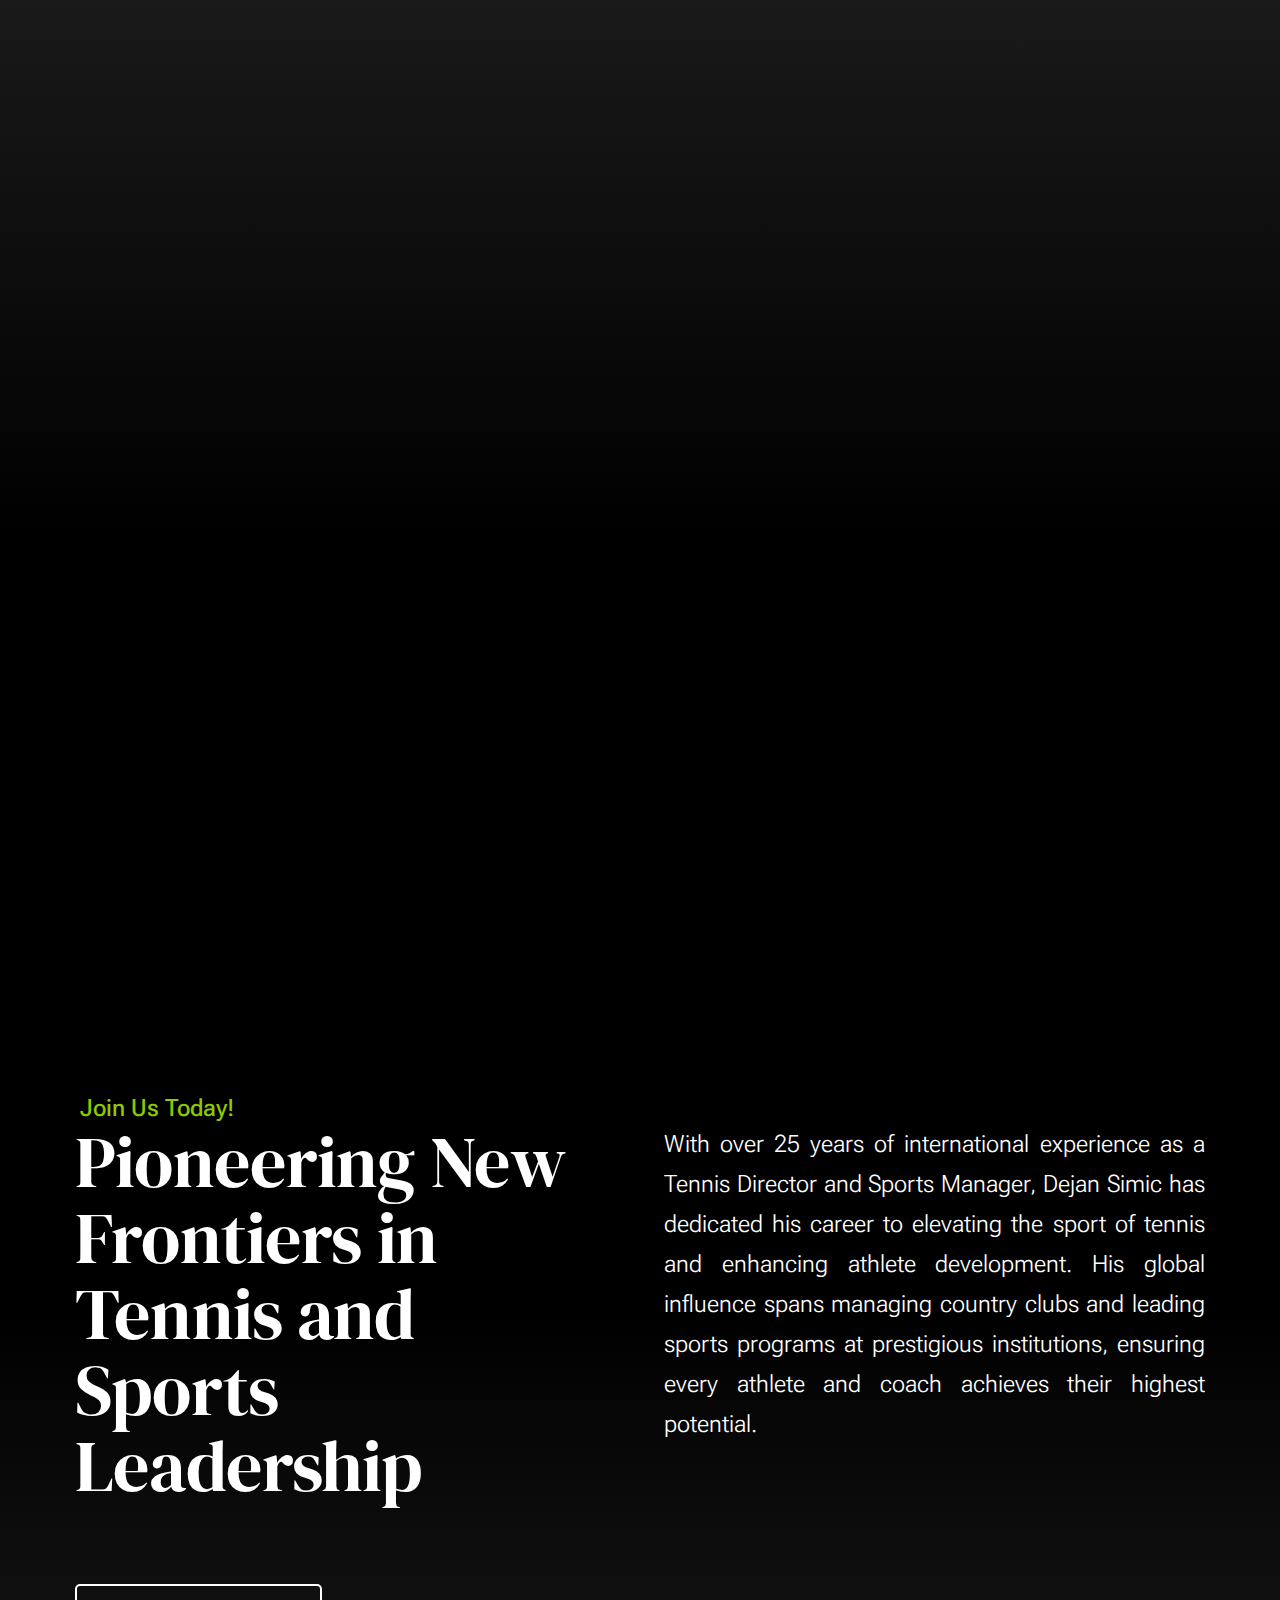
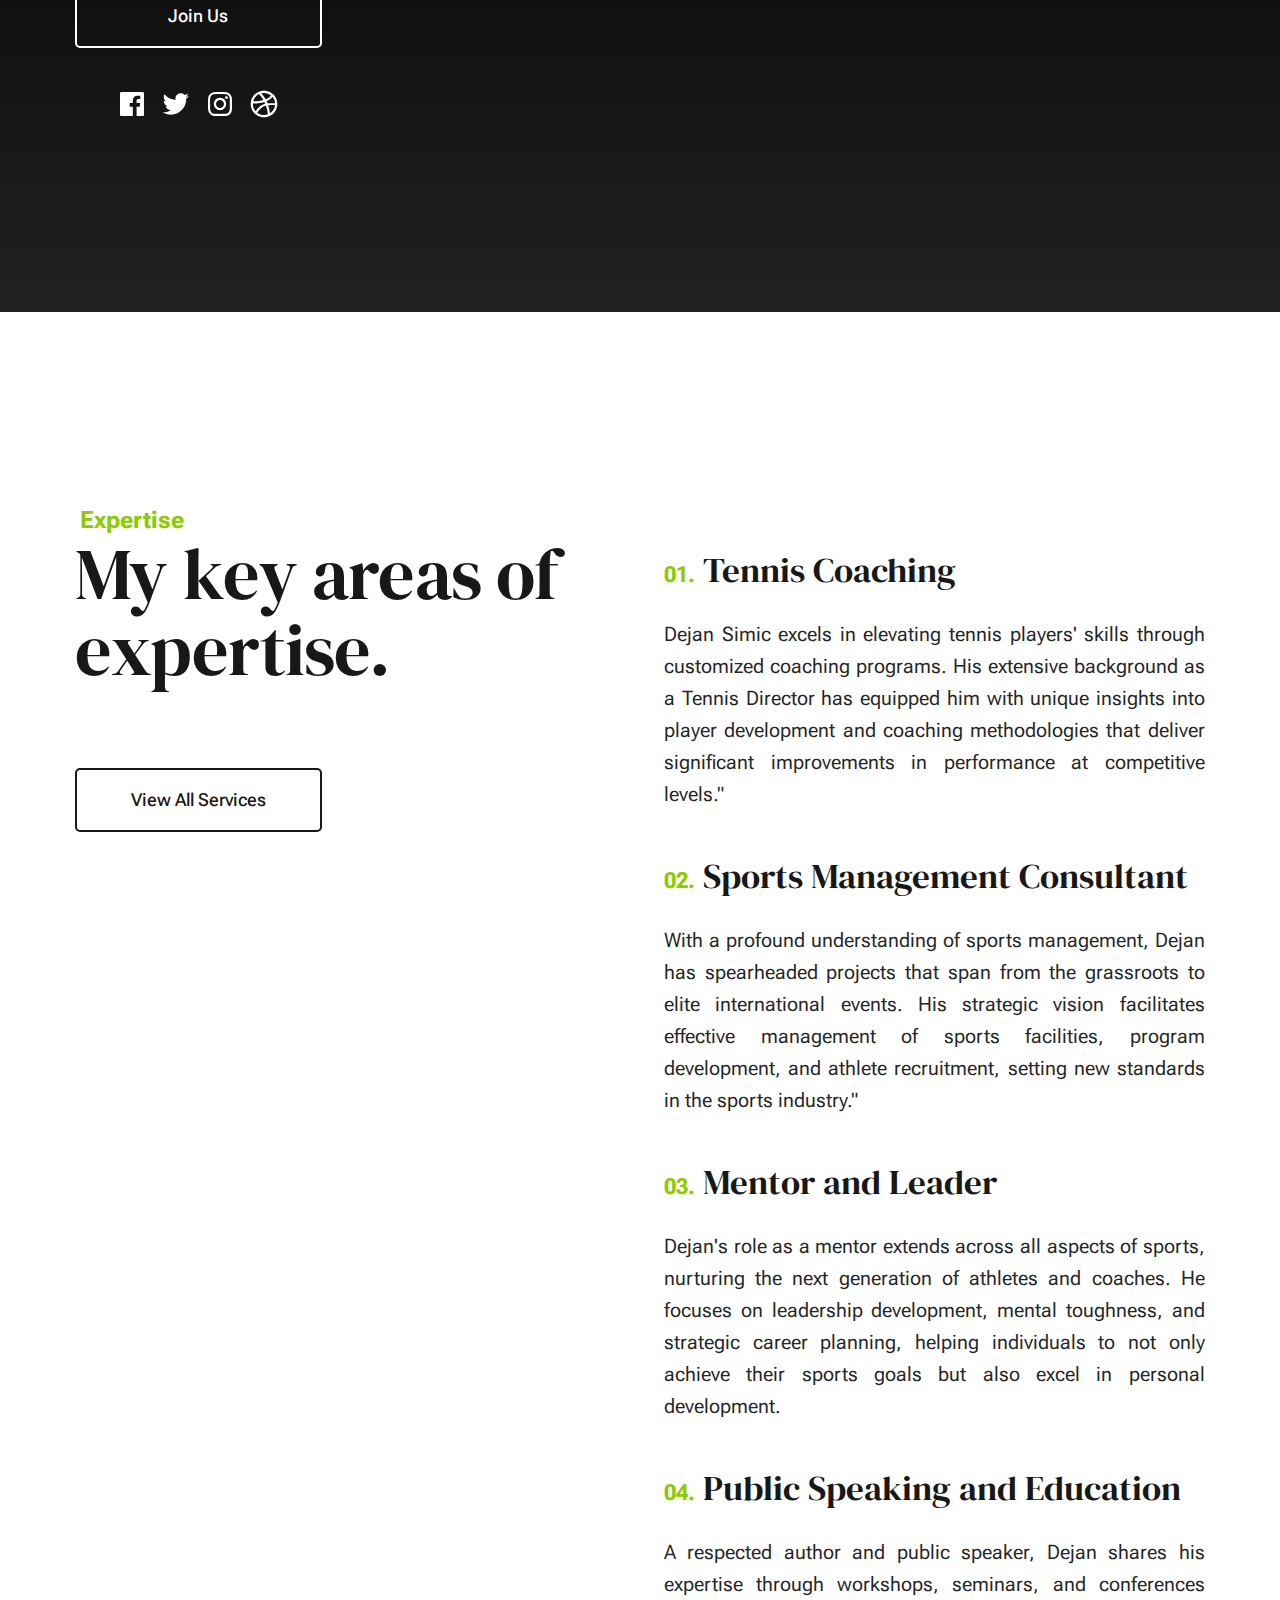
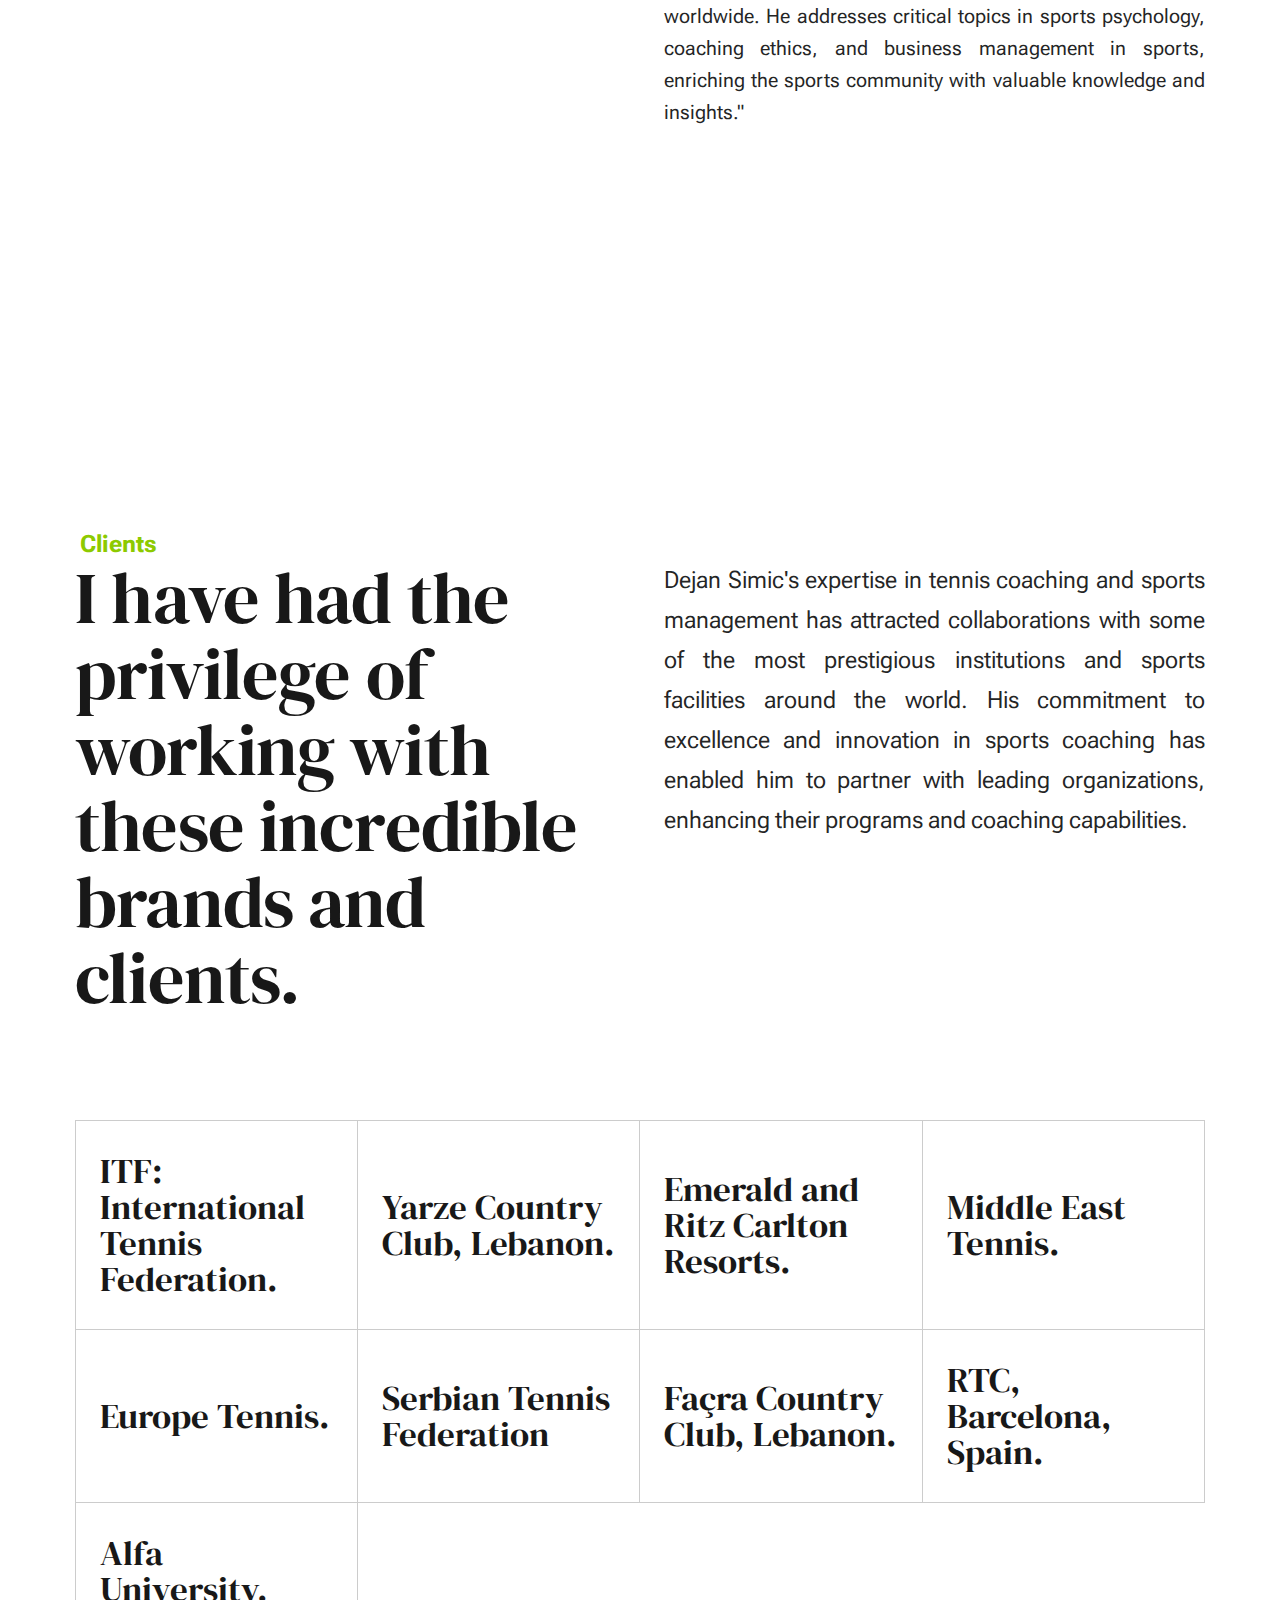
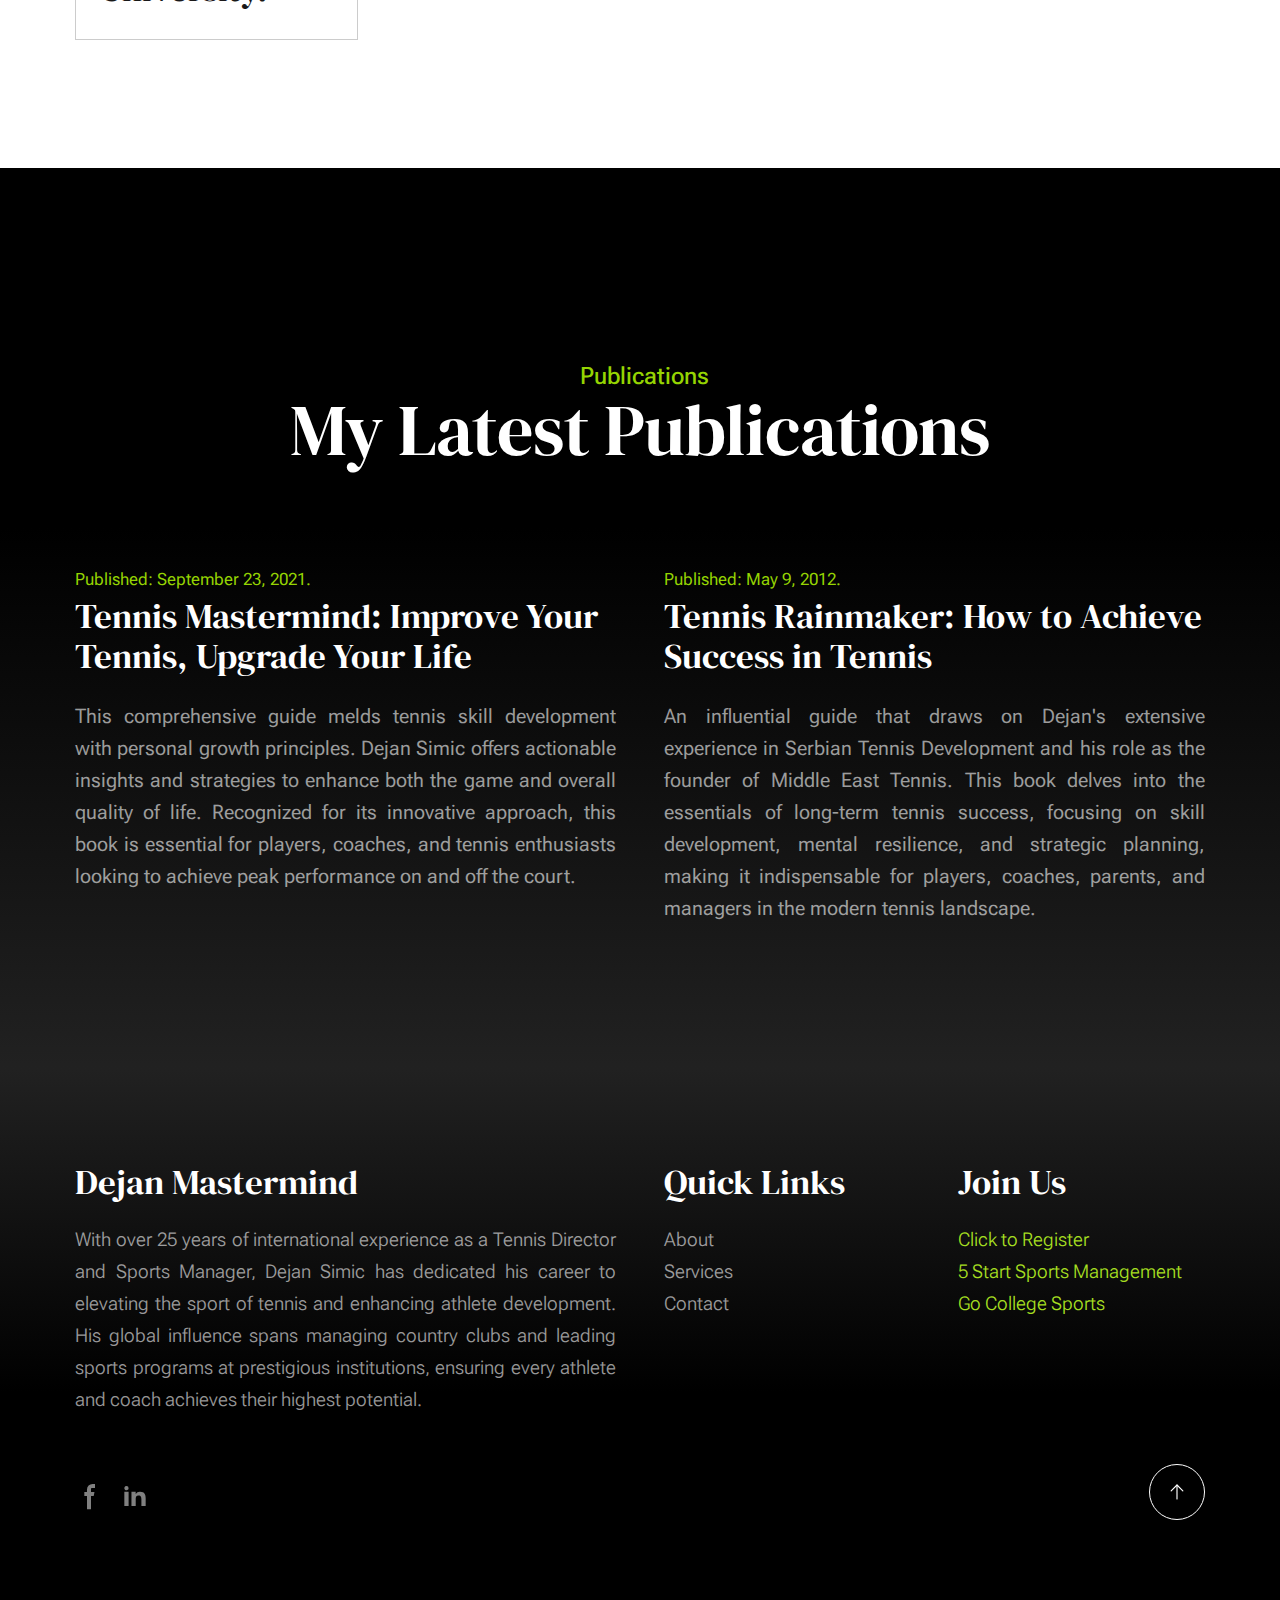
<file: index.html>
<!DOCTYPE html>
<html lang="en" class="no-js" >
<head>

    <!--- basic page needs
    ================================================== -->
    <meta charset="utf-8">
    <meta name="viewport" content="width=device-width, initial-scale=1">
    <title>Dejan</title>

    <script>
        document.documentElement.classList.remove('no-js');
        document.documentElement.classList.add('js');
    </script>

    <!-- CSS
    ================================================== -->
    <link rel="stylesheet" href="css/vendor.css">
    <link rel="stylesheet" href="css/styles.css">

    <!-- favicons
    ================================================== -->
    <link rel="apple-touch-icon" sizes="180x180" href="apple-touch-icon.png">
    <link rel="icon" type="image/png" sizes="32x32" href="favicon-32x32.png">
    <link rel="icon" type="image/png" sizes="16x16" href="favicon-16x16.png">
    <link rel="manifest" href="site.webmanifest">

</head>


<body id="top">

    
    <!-- preloader
    ================================================== -->
    <div id="preloader">
        <div id="loader" class="dots-fade">
            <div></div>
            <div></div>
            <div></div>
        </div>
    </div>


    <!-- page wrap
    ================================================== -->
    <div id="page" class="s-pagewrap ss-home">


        <!-- # site header 
        ================================================== -->
        <header class="s-header">

            <div class="row s-header__inner width-sixteen-col">

                <div class="s-header__block">
                    <div class="s-header__logo">
                        <a class="logo" href="index.html">
                            <img src="images/logo.png" style="padding-top: 10px;" alt="Homepage">
                        </a>
                    </div>

                    <a class="s-header__menu-toggle" href="#0"><span>Menu</span></a>
                </div> <!-- end s-header__block -->

                <nav class="s-header__nav">
    
                    <ul class="s-header__menu-links">
                        <li><a href="about.html">About</a></li>
                        <li><a href="services.html">Services</a></li>
                        <!-- <li><a href="blog.html">Journal</a></li> -->
                        <li><a href="contact.html">Contact</a></li>
                    </ul> <!-- s-header__menu-links -->

                    <div class="s-header__contact">
                        <a href="https://www.google.com" class="btn btn--primary s-header__contact-btn">Register Today!</a>                        
                    </div> <!-- s-header__contact -->
    
                </nav> <!-- end s-header__nav -->

            </div> <!-- end s-header__inner -->

        </header> <!-- end s-header -->


        <!-- # site main content
        ================================================== -->
        <section id="content" class="s-content">

            <!-- intro
            ----------------------------------------------- -->
            <section id="intro" class="s-intro">

                <div class="row s-intro__content width-sixteen-col">

                    <div class="column lg-12 s-intro__content-inner grid-block">
                        
                        <div class="s-intro__content-text">
                            <div class="s-intro__content-pretitle text-pretitle">Transform your potential into peak performance<br>in tennis and sports management.</div>
                            <h1 class="s-intro__content-title">
                                Achieve Excellence with Dejan Simic
                            </h1>
                        </div> <!-- s-intro__content-text -->

                        <div class="s-intro__content-media"> 
                            <div class="s-intro__content-media-inner">                               
                                <img src="images/intro-bg.png" srcset="images/intro-bg.png 1x, images/intro-bg@2x.png 2x" alt="">
                                <div class="lines">                               
                                    <span></span>                                  
                                </div>
                            </div>
                        </div> <!-- s-intro__content-media -->                      

                        <div class="s-intro__scroll-down">
                            <a href="#about" class="smoothscroll">
                                <div class="scroll-icon">
                                    <svg xmlns="http://www.w3.org/2000/svg" viewBox="0 0 24 24" width="36" height="36" fill="none" stroke="#97b34a" stroke-width="1" stroke-linecap="round" stroke-linejoin="round">&lt;!--!  Atomicons Free 1.00 by @atisalab License - https://atomicons.com/license/ (Icons: CC BY 4.0) Copyright 2021 Atomicons --&gt;<polyline points="7 13 12 18 17 13"></polyline><line x1="12" y1="18" x2="12" y2="6"></line></svg>
                                </div>
                                <span>Join Us</span>
                            </a>
                        </div> <!-- s-intro__scroll-down -->
                        
                    </div> <!-- s-intro__content-inner -->

                </div> <!-- s-intro__content -->

            </section> <!-- end s-intro -->

            <!-- about
            ----------------------------------------------- -->
            <section id="about" class="s-about target-section">

                <div class="row s-about__content width-sixteen-col">
                    <div class="column grid-block grid-section-split">
<!-- 
                        <img src="images/shapes.png" alt="" class="s-about__content-imgbg"> -->

                        <div class="section-header grid-section-split__header">
                            <div class="text-pretitle" style="font-weight: 500; color: #8dca00;">Join Us Today!</div>                           
                            <h2 class="text-display-title">
                                Pioneering New Frontiers in Tennis and Sports Leadership
                            </h2>                           
                        </div> <!-- end section-header -->

                        <div class="s-about__content-main grid-section-split__primary">
                            <p class="attention-getter" style="text-align: justify;">
                                With over 25 years of international experience as a Tennis Director and Sports Manager, Dejan Simic has 
                                dedicated his career to elevating the sport of tennis and enhancing athlete development. His global 
                                influence spans managing country clubs and leading sports programs at prestigious institutions, 
                                ensuring every athlete and coach achieves their highest potential.
                            </p>
                        </div> <!-- end s-about__content-main -->

                        <div class="s-about__content-btn grid-section-split__bottom">
                            <a href="about.html" class="btn btn--stroke u-fullwidth">Join Us</a>

                            <ul class="s-about__social social-list">
                                <li>
                                    <a href="#0">
                                        <svg xmlns="http://www.w3.org/2000/svg" width="24" height="24" viewBox="0 0 24 24" style="fill:rgba(0, 0, 0, 1);transform:;-ms-filter:"><path d="M20,3H4C3.447,3,3,3.448,3,4v16c0,0.552,0.447,1,1,1h8.615v-6.96h-2.338v-2.725h2.338v-2c0-2.325,1.42-3.592,3.5-3.592 c0.699-0.002,1.399,0.034,2.095,0.107v2.42h-1.435c-1.128,0-1.348,0.538-1.348,1.325v1.735h2.697l-0.35,2.725h-2.348V21H20 c0.553,0,1-0.448,1-1V4C21,3.448,20.553,3,20,3z"></path></svg>
                                        <span class="u-screen-reader-text">Facebook</span>
                                    </a>
                                </li>
                                <li>
                                    <a href="#0">
                                        <svg xmlns="http://www.w3.org/2000/svg" width="24" height="24" viewBox="0 0 24 24" style="fill:rgba(0, 0, 0, 1);transform:;-ms-filter:"><path d="M19.633,7.997c0.013,0.175,0.013,0.349,0.013,0.523c0,5.325-4.053,11.461-11.46,11.461c-2.282,0-4.402-0.661-6.186-1.809 c0.324,0.037,0.636,0.05,0.973,0.05c1.883,0,3.616-0.636,5.001-1.721c-1.771-0.037-3.255-1.197-3.767-2.793 c0.249,0.037,0.499,0.062,0.761,0.062c0.361,0,0.724-0.05,1.061-0.137c-1.847-0.374-3.23-1.995-3.23-3.953v-0.05 c0.537,0.299,1.16,0.486,1.82,0.511C3.534,9.419,2.823,8.184,2.823,6.787c0-0.748,0.199-1.434,0.548-2.032 c1.983,2.443,4.964,4.04,8.306,4.215c-0.062-0.3-0.1-0.611-0.1-0.923c0-2.22,1.796-4.028,4.028-4.028 c1.16,0,2.207,0.486,2.943,1.272c0.91-0.175,1.782-0.512,2.556-0.973c-0.299,0.935-0.936,1.721-1.771,2.22 c0.811-0.088,1.597-0.312,2.319-0.624C21.104,6.712,20.419,7.423,19.633,7.997z"></path></svg>
                                        <span class="u-screen-reader-text">Twitter</span>
                                    </a>
                                </li>
                                <li>
                                    <a href="#0">
                                        <svg xmlns="http://www.w3.org/2000/svg" width="24" height="24" viewBox="0 0 24 24" style="fill:rgba(0, 0, 0, 1);transform:;-ms-filter:"><path d="M11.999,7.377c-2.554,0-4.623,2.07-4.623,4.623c0,2.554,2.069,4.624,4.623,4.624c2.552,0,4.623-2.07,4.623-4.624 C16.622,9.447,14.551,7.377,11.999,7.377L11.999,7.377z M11.999,15.004c-1.659,0-3.004-1.345-3.004-3.003 c0-1.659,1.345-3.003,3.004-3.003s3.002,1.344,3.002,3.003C15.001,13.659,13.658,15.004,11.999,15.004L11.999,15.004z"></path><circle cx="16.806" cy="7.207" r="1.078"></circle><path d="M20.533,6.111c-0.469-1.209-1.424-2.165-2.633-2.632c-0.699-0.263-1.438-0.404-2.186-0.42 c-0.963-0.042-1.268-0.054-3.71-0.054s-2.755,0-3.71,0.054C7.548,3.074,6.809,3.215,6.11,3.479C4.9,3.946,3.945,4.902,3.477,6.111 c-0.263,0.7-0.404,1.438-0.419,2.186c-0.043,0.962-0.056,1.267-0.056,3.71c0,2.442,0,2.753,0.056,3.71 c0.015,0.748,0.156,1.486,0.419,2.187c0.469,1.208,1.424,2.164,2.634,2.632c0.696,0.272,1.435,0.426,2.185,0.45 c0.963,0.042,1.268,0.055,3.71,0.055s2.755,0,3.71-0.055c0.747-0.015,1.486-0.157,2.186-0.419c1.209-0.469,2.164-1.424,2.633-2.633 c0.263-0.7,0.404-1.438,0.419-2.186c0.043-0.962,0.056-1.267,0.056-3.71s0-2.753-0.056-3.71C20.941,7.57,20.801,6.819,20.533,6.111z M19.315,15.643c-0.007,0.576-0.111,1.147-0.311,1.688c-0.305,0.787-0.926,1.409-1.712,1.711c-0.535,0.199-1.099,0.303-1.67,0.311 c-0.95,0.044-1.218,0.055-3.654,0.055c-2.438,0-2.687,0-3.655-0.055c-0.569-0.007-1.135-0.112-1.669-0.311 c-0.789-0.301-1.414-0.923-1.719-1.711c-0.196-0.534-0.302-1.099-0.311-1.669c-0.043-0.95-0.053-1.218-0.053-3.654 c0-2.437,0-2.686,0.053-3.655c0.007-0.576,0.111-1.146,0.311-1.687c0.305-0.789,0.93-1.41,1.719-1.712 c0.534-0.198,1.1-0.303,1.669-0.311c0.951-0.043,1.218-0.055,3.655-0.055c2.437,0,2.687,0,3.654,0.055 c0.571,0.007,1.135,0.112,1.67,0.311c0.786,0.303,1.407,0.925,1.712,1.712c0.196,0.534,0.302,1.099,0.311,1.669 c0.043,0.951,0.054,1.218,0.054,3.655c0,2.436,0,2.698-0.043,3.654H19.315z"></path></svg>
                                        <span class="u-screen-reader-text">Instagram</span>
                                    </a>
                                </li>
                                <li>
                                    <a href="#0">
                                        <svg xmlns="http://www.w3.org/2000/svg" width="24" height="24" viewBox="0 0 24 24" style="fill: rgba(0, 0, 0, 1);transform: ;msFilter:;"><path d="M20.66 6.98a9.932 9.932 0 0 0-3.641-3.64C15.486 2.447 13.813 2 12 2s-3.486.447-5.02 1.34c-1.533.893-2.747 2.107-3.64 3.64S2 10.187 2 12s.446 3.487 1.34 5.02a9.924 9.924 0 0 0 3.641 3.64C8.514 21.553 10.187 22 12 22s3.486-.447 5.02-1.34a9.932 9.932 0 0 0 3.641-3.64C21.554 15.487 22 13.813 22 12s-.446-3.487-1.34-5.02zM12 3.66c2 0 3.772.64 5.32 1.919-.92 1.174-2.286 2.14-4.1 2.9-1.002-1.813-2.088-3.327-3.261-4.54A7.715 7.715 0 0 1 12 3.66zM5.51 6.8a8.116 8.116 0 0 1 2.711-2.22c1.212 1.201 2.325 2.7 3.34 4.5-2 .6-4.114.9-6.341.9-.573 0-1.006-.013-1.3-.04A8.549 8.549 0 0 1 5.51 6.8zM3.66 12c0-.054.003-.12.01-.2.007-.08.01-.146.01-.2.254.014.641.02 1.161.02 2.666 0 5.146-.367 7.439-1.1.187.373.381.793.58 1.26-1.32.293-2.674 1.006-4.061 2.14S6.4 16.247 5.76 17.5c-1.4-1.587-2.1-3.42-2.1-5.5zM12 20.34c-1.894 0-3.594-.587-5.101-1.759.601-1.187 1.524-2.322 2.771-3.401 1.246-1.08 2.483-1.753 3.71-2.02a29.441 29.441 0 0 1 1.56 6.62 8.166 8.166 0 0 1-2.94.56zm7.08-3.96a8.351 8.351 0 0 1-2.58 2.621c-.24-2.08-.7-4.107-1.379-6.081.932-.066 1.765-.1 2.5-.1.799 0 1.686.034 2.659.1a8.098 8.098 0 0 1-1.2 3.46zm-1.24-5c-1.16 0-2.233.047-3.22.14a27.053 27.053 0 0 0-.68-1.62c2.066-.906 3.532-2.006 4.399-3.3 1.2 1.414 1.854 3.027 1.96 4.84-.812-.04-1.632-.06-2.459-.06z"></path></svg>
                                        <span class="u-screen-reader-text">Dribbble</span>
                                    </a>
                                </li>
                            </ul> <!-- end s-footer__social -->
                        </div> <!-- end s-about__content-btn -->
                    
                    </div> <!-- content-inner -->
                </div>
                
            </section> <!-- end s-about -->

            <!-- expertise
            ----------------------------------------------- -->
            <section id="expertise" class="s-expertise">

                <div class="row s-expertise__content width-sixteen-col">
                    <div class="column xl-12 grid-block grid-section-split">

                        <div class="section-header grid-section-split__header">
                            <div class="text-pretitle" style="font-weight: 700; color: #8dca00;">Expertise</div>                           
                            <h2 class="text-display-title">
                            My key areas of expertise.
                            </h2>     
                            
                            <!-- <p class="lead">
                            Lorem ipsum dolor sit amet consectetur adipisicing elit. Laborum suscipit debitis quam dignissimos veritatis atque pariatur magnam obcaecati fugit reprehenderit vel numquam facere esse est deserunt, perferendis commodi voluptatem similique.
                            </p> -->
                        </div> <!-- end section-header -->

                        <div class="s-expertise__content-main grid-section-split__primary">

                            <div class="grid-list-items list-items show-ctr">
                                <div class="grid-list-items__item list-items__item">
                                    <div class="grid-list-items__title list-items__item-header">
                                        <h3 class="list-items__item-title">Tennis Coaching</h3>
                                    </div>
                                    <div class="grid-list-items__text list-items__item-text" style="text-align: justify;">
                                        <p>
                                            Dejan Simic excels in elevating tennis players' skills through customized coaching programs. His extensive background as a 
                                            Tennis Director has equipped him with unique insights into player development and coaching methodologies that deliver 
                                            significant improvements in performance at competitive levels."
                                        </p>
                                    </div>
                                </div> <!-- list-item -->
                                <div class="grid-list-items__item list-items__item">
                                    <div class="grid-list-items__title list-items__item-header">
                                        <h3 class="list-items__item-title">Sports Management Consultant</h3>
                                    </div>
                                    <div class="grid-list-items__text list-items__item-text" style="text-align: justify;">
                                        With a profound understanding of sports management, Dejan has spearheaded projects that span from the grassroots to elite international events. 
                                        His strategic vision facilitates effective management of sports facilities, program development, and athlete recruitment, setting new standards 
                                        in the sports industry."
                                        </p>
                                    </div>
                                </div> <!-- list-expertise__item -->
                                <div class="grid-list-items__item list-items__item">
                                    <div class="grid-list-items__title list-items__item-header">
                                        <h3 class="list-items__item-title">Mentor and Leader</h3>
                                    </div>
                                    <div class="grid-list-items__text list-items__item-text" style="text-align: justify;">
                                        <p>
                                            Dejan's role as a mentor extends across all aspects of sports, nurturing the next generation of athletes and coaches. He focuses on leadership development, 
                                            mental toughness, and strategic career planning, helping individuals to not only achieve their sports goals but also excel in personal development.
                                        </p>
                                    </div>
                                </div> <!-- list-expertise__item -->
                                <div class="grid-list-items__item list-items__item">
                                    <div class="grid-list-items__title list-items__item-header">
                                        <h3 class="list-items__item-title">Public Speaking and Education</h3>
                                    </div>
                                    <div class="grid-list-items__text list-items__item-text" style="text-align: justify;">
                                        <p>
                                            A respected author and public speaker, Dejan shares his expertise through workshops, seminars, and conferences worldwide. 
                                            He addresses critical topics in sports psychology, coaching ethics, and business management in sports, enriching the sports community with valuable knowledge and insights."
                                        </p>
                                    </div>
                                </div>

                            </div> <!-- grid-list-items -->
                        </div> <!-- end s-expertise__content-main -->

                        <div class="s-expertise__content-btn grid-section-split__bottom">
                            <a href="services.html" class="btn btn--stroke u-fullwidth">View All Services</a>
                        </div> <!-- end s-about__content-btn -->

                    </div> <!-- end grid-block-->
                </div> <!-- end s-expertise__content -->

            </section> <!-- end s-expertise -->

            <!-- clients
            ----------------------------------------------- -->
            <section id="clients" class="s-clients">          

                <div class="row s-clients__content-block width-sixteen-col">
                    <div class="column xl-12 grid-block grid-section-split">
                    
                        <div class="section-header grid-section-split__header">
                            <div class="text-pretitle" style="font-weight: 700; color: #8dca00;">Clients</div>                           
                            <h2 class="text-display-title">
                            I have had the privilege of working with these incredible brands and clients.
                            </h2>       
                        </div>
                    
                        <div class="grid-section-split__primary" style="text-align: justify;">
                            <p class="lead">
                                Dejan Simic's expertise in tennis coaching and sports management has attracted collaborations with some 
                                of the most prestigious institutions and sports facilities around the world. His commitment to excellence 
                                and innovation in sports coaching has enabled him to partner with leading organizations, enhancing their 
                                programs and coaching capabilities.
                            </p>   
                        </div>
                    
                    </div>
                </div> 

                <div class="row s-clients__content-block width-sixteen-col">
                    <div class="column xl-12">
                    
                        <div class="clients-list">                            
                            <div class="clients-list__item">
                                <a href="#0" style="display: flex; align-items: center; height: 100%;">
                                    <h3 style="font-family: DM Serif Display; text-align: left; margin: 0; height: 100%; display: flex; align-items: center;">
                                        ITF: International Tennis Federation.
                                    </h3>
                                </a>
                            </div>
                            <div class="clients-list__item">
                                <a href="#0" style="display: flex; align-items: center; height: 100%;">
                                    <h3 style="font-family: DM Serif Display; text-align: left; margin: 0; height: 100%; display: flex; align-items: center;">
                                        Yarze Country Club, Lebanon.
                                    </h3>
                                </a>
                            </div>
                            <div class="clients-list__item">
                                <a href="#0" style="display: flex; align-items: center; height: 100%;">
                                    <h3 style="font-family: DM Serif Display; text-align: left; margin: 0; height: 100%; display: flex; align-items: center;">
                                        Emerald and Ritz Carlton Resorts.
                                    </h3>
                                </a>
                            </div>
                            <div class="clients-list__item">
                                <a href="#0" style="display: flex; align-items: center; height: 100%;">
                                    <h3 style="font-family: DM Serif Display; text-align: left; margin: 0; height: 100%; display: flex; align-items: center;">
                                        Middle East Tennis.
                                    </h3>
                                </a>
                            </div>
                            <div class="clients-list__item">
                                <a href="#0" style="display: flex; align-items: center; height: 100%;">
                                    <h3 style="font-family: DM Serif Display; text-align: left; margin: 0; height: 100%; display: flex; align-items: center;">
                                        Europe Tennis.
                                    </h3>
                                </a>
                            </div>
                            <div class="clients-list__item">
                                <a href="#0" style="display: flex; align-items: center; height: 100%;">
                                    <h3 style="font-family: DM Serif Display; text-align: left; margin: 0; height: 100%; display: flex; align-items: center;">
                                        Serbian Tennis Federation  
                                    </h3>
                                </a>
                            </div>
                            <div class="clients-list__item">
                                <a href="#0" style="display: flex; align-items: center; height: 100%;">
                                    <h3 style="font-family: DM Serif Display; text-align: left; margin: 0; height: 100%; display: flex; align-items: center;">
                                        Façra Country Club, Lebanon. 
                                    </h3>
                                </a>
                            </div>
                            <div class="clients-list__item">
                                <a href="#0" style="display: flex; align-items: center; height: 100%;">
                                    <h3 style="font-family: DM Serif Display; text-align: left; margin: 0; height: 100%; display: flex; align-items: center;">
                                        RTC,<br>Barcelona,<br>Spain. 
                                    </h3>
                                </a>
                            </div>
                            <div class="clients-list__item">
                                <a href="#0" style="display: flex; align-items: center; height: 100%;">
                                    <h3 style="font-family: DM Serif Display; text-align: left; margin: 0; height: 100%; display: flex; align-items: center;">
                                        Alfa<br>University.
                                    </h3>
                                </a>
                            </div>
                            <!-- <div class="clients-list__item">
                                <a href="#0" style="display: flex; align-items: center; height: 100%;">
                                    <h3 style="font-family: DM Serif Display; text-align: left; margin: 0; height: 100%; display: flex; align-items: center;">
                                        Serbian Tennis Federation  
                                    </h3>
                                </a>
                            </div> -->
                        </div> 

                    </div> 
                </div> 
                            
            </section>           

        </section> <!-- s-content-->

        <!-- # journal
        ================================================== -->
        <section id="journal" class="s-journal">

            <div class="row s-journal__content width-sixteen-col">
                <div class="column xl-12 grid-block">

                    <div class="grid-full section-header text-center">
                        <div class="text-pretitle" style="font-weight: 500; color: #95d402;">Publications</div>                           
                        <h2 class="text-display-title">
                        My Latest Publications
                        </h2>  
                    </div> <!-- end section-header --> 

                    <div class="grid-full s-journal__content-main grid-list-items">

                        <div class="grid-list-items__item blog-card">
                            <div class="blog-card__header">
                                <div class="blog-card__cat-links">
                                    <a href="#" style="color: #95d402;">Published: September 23, 2021.</a>
                                </div>
                                <h3 class="blog-card__title"><a href="#">Tennis Mastermind: Improve Your Tennis, Upgrade Your Life</a></h3>
                            </div>
                            <div class="blog-card__text" style="text-align: justify;">
                                <p>
                                    This comprehensive guide melds tennis skill development with personal growth principles. 
                                    Dejan Simic offers actionable insights and strategies to enhance both the game and 
                                    overall quality of life. Recognized for its innovative approach, this book is essential for players, 
                                    coaches, and tennis enthusiasts looking to achieve peak performance 
                                    on and off the court.
                                </p>
                            </div>
                        </div> <!-- end blog-card -->
                        <div class="grid-list-items__item blog-card">
                            <div class="blog-card__header">
                                <div class="blog-card__cat-links">
                                    <a href="blog.html" style="color: #95d402;">Published: May 9, 2012.</a>
                                </div>
                                <h3 class="blog-card__title"><a href="single.html">Tennis Rainmaker: How to Achieve Success in Tennis</a></h3>
                            </div>
                            <div class="blog-card__text" style="text-align: justify;">
                                <p>
                                    An influential guide that draws on Dejan's extensive experience in Serbian Tennis Development and 
                                    his role as the founder of Middle East Tennis. This book delves into the essentials of long-term 
                                    tennis success, focusing on skill development, mental resilience, and strategic planning, making 
                                    it indispensable for players, coaches, parents, and managers in the modern tennis landscape.
                                </p>
                            </div>
                        </div> <!-- end blog-card -->
                        <!-- <div class="grid-list-items__item blog-card">
                            <div class="blog-card__header">
                                <div class="blog-card__cat-links">
                                    <a href="blog.html" style="color: #95d402;">Tennis 101</a>
                                </div>
                                <h3 class="blog-card__title"><a href="single.html">7 Tennis Factors to Consider for Results</a></h3>
                            </div>
                            <div class="blog-card__text">
                                <p>
                                Quibusdam quis autem voluptatibus earum vel ex error ea magni. Rerum quam quos. Aut asperiores 
                                sit mollitia. Rem neque et voluptatem eos quia sed eligendi et. Eaque velit eligendi ut 
                                magnam. Cumque ducimus laborum doloribus facere maxime vel earum quidem enim suscipit.
                                </p>
                            </div>
                        </div>  -->
                        <!-- <div class="grid-list-items__item blog-card">
                            <div class="blog-card__header">
                                <div class="blog-card__cat-links">
                                    <a href="blog.html" style="color: #95d402;">Some Text</a>
                                </div>
                                <h3 class="blog-card__title"><a href="single.html">Some Title</a></h3>
                            </div>
                            <div class="blog-card__text">
                                <p>
                                Lorem ipsum dolor sit amet consectetur, adipisicing elit. Rerum ullam et laborum aperiam. 
                                Dignissimos quae voluptatibus ullam esse sapiente fugiat, rerum labore cupiditate obcaecati 
                                dolore necessitatibus id magni rem officia dolor nam sit laudantium. Quo eaque eveniet quibusdam unde. 
                                </p>
                            </div>
                        </div>  -->
                        <!-- end blog-card -->

                    </div> <!-- end grid-list-items -->

                </div> <!-- end grid-block-->
            </div> <!-- end s-journal__content -->

        </section> <!-- end s-journal -->


        <!-- # footer 
        ================================================== -->
        <footer class="s-footer">
            <div class="row s-footer__content">
                <div class="column xl-6 lg-6 md-12 s-footer__block s-footer__about">                    
                    <h3>Dejan Mastermind</h3>
                    <p style="text-align: justify;">
                        With over 25 years of international experience as a Tennis Director and Sports Manager, 
                        Dejan Simic has dedicated his career to elevating the sport of tennis and enhancing athlete development. 
                        His global influence spans managing country clubs and leading sports programs at prestigious institutions, 
                        ensuring every athlete and coach achieves their highest potential.
                    </p>               
                </div>                
                <div class="column xl-3 lg-6 md-12 s-footer__block s-footer__site-links">
                    <h3>Quick Links</h3>
                    <ul class="link-list">
                        <li><a href="about.html">About</a></li>
                        <li><a href="services.html">Services</a></li>
                        <li><a href="contact.html">Contact</a></li>
                    </ul>
                </div>
                <div class="column xl-3 lg-6 md-12 tab-12 s-footer__block s-footer__newsletter">
                    <h3>Join Us</h3>

                    <ul 
                    style=  "list-style : none;
	                        margin-left: 0;
                            ">
                        <a href="https://www.google.com/">Click to Register</a><br>
                        <a href="https://www.google.com/">5 Start Sports Management</a><br>
                        <a href="https://gocollegesports.com/">Go College Sports</a><br>
                    </ul>
                </div>
            </div>    
            
            <div class="row s-footer__bottom">
                <div class="column xl-6 lg-12">
                    <ul class="s-footer__social social-list">
                        <li>
                            <a href="https://www.facebook.com/share/Z7gaz5XoKQAMYnYN/ ">
                                <svg class="w-6 h-6 text-gray-800 dark:text-white" aria-hidden="true" xmlns="http://www.w3.org/2000/svg" width="24" height="24" fill="currentColor" viewBox="0 0 24 24">
                                    <path fill-rule="evenodd" d="M13.135 6H15V3h-1.865a4.147 4.147 0 0 0-4.142 4.142V9H7v3h2v9.938h3V12h2.021l.592-3H12V6.591A.6.6 0 0 1 12.592 6h.543Z" clip-rule="evenodd"/>
                                  </svg>
                                <span class="u-screen-reader-text">Facebook</span>
                            </a>
                        </li>
                        <li>
                            <a href="https://www.linkedin.com/in/dejan-simic-834627a?utm_source=share&utm_campaign=share_via&utm_content=profile&utm_medium=android_app">
                                <svg class="w-6 h-6 text-gray-800 dark:text-white" aria-hidden="true" xmlns="http://www.w3.org/2000/svg" width="24" height="24" fill="currentColor" viewBox="0 0 24 24">
                                    <path fill-rule="evenodd" d="M12.51 8.796v1.697a3.738 3.738 0 0 1 3.288-1.684c3.455 0 4.202 2.16 4.202 4.97V19.5h-3.2v-5.072c0-1.21-.244-2.766-2.128-2.766-1.827 0-2.139 1.317-2.139 2.676V19.5h-3.19V8.796h3.168ZM7.2 6.106a1.61 1.61 0 0 1-.988 1.483 1.595 1.595 0 0 1-1.743-.348A1.607 1.607 0 0 1 5.6 4.5a1.601 1.601 0 0 1 1.6 1.606Z" clip-rule="evenodd"/>
                                    <path d="M7.2 8.809H4V19.5h3.2V8.809Z"/>
                                  </svg>
                                <span class="u-screen-reader-text">LinkedIn</span>
                            </a>
                        </li>
                    </ul> <!-- end s-footer__social -->
                </div>
                <!-- <div class="column xl-6 lg-12">
                    <p class="ss-copyright">
                        <span>© Copyright Dejan Simic 2024</span> 
                    </p>
                </div> -->

                <div class="ss-go-top">
                    <a class="smoothscroll" title="Back to Top" href="#top">
                        <svg xmlns="http://www.w3.org/2000/svg" viewBox="0 0 24 24" width="36" height="36" fill="none" stroke="#ffffff" stroke-width="1" stroke-linecap="round" stroke-linejoin="round">&lt;!--!  Atomicons Free 1.00 by @atisalab License - https://atomicons.com/license/ (Icons: CC BY 4.0) Copyright 2021 Atomicons --&gt;<polyline points="17 11 12 6 7 11"></polyline><line x1="12" y1="18" x2="12" y2="6"></line></svg>
                    </a>
                </div> <!-- end ss-go-top -->
            </div>
            
        </footer> <!-- end s-footer -->

    </div> <!-- end page-wrap -->

    <!-- Java Script
    ================================================== -->
    <script src="js/plugins.js"></script>
    <script src="js/main.js"></script>

</body>
</html>
</file>
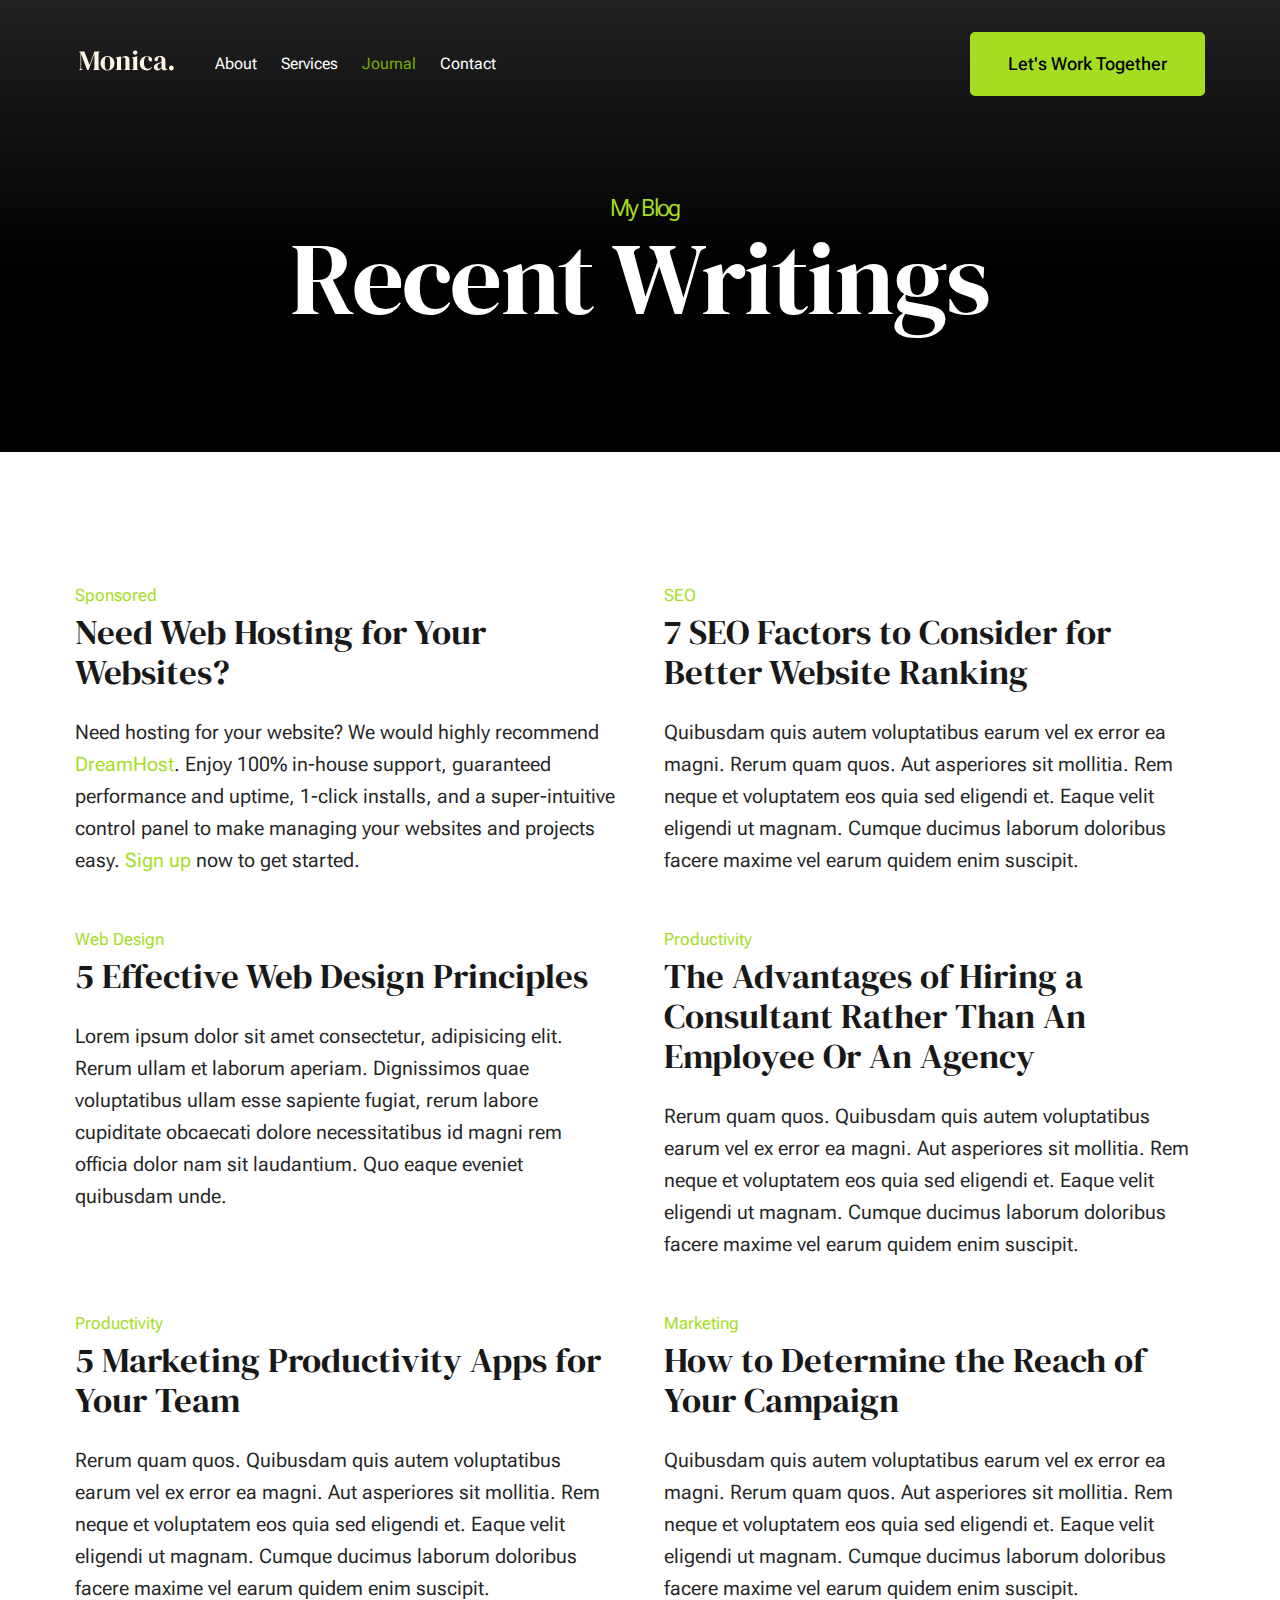
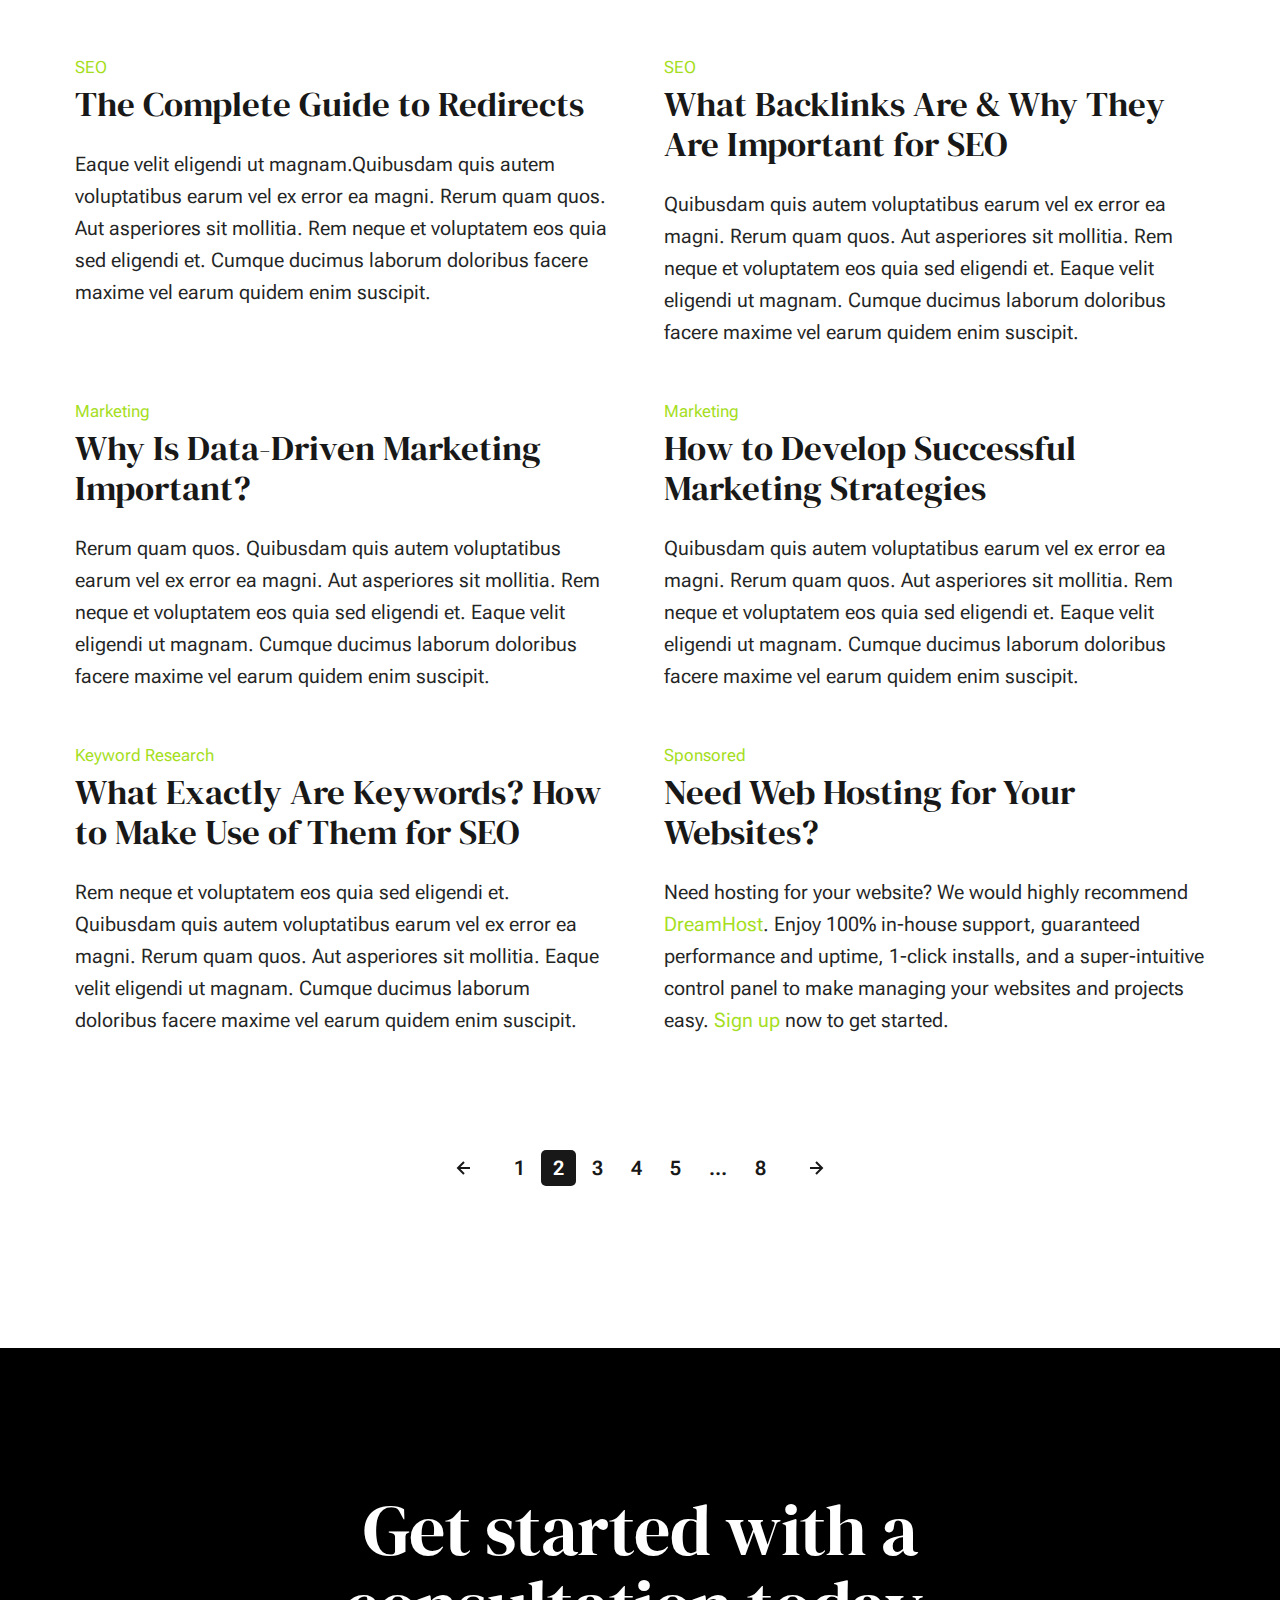
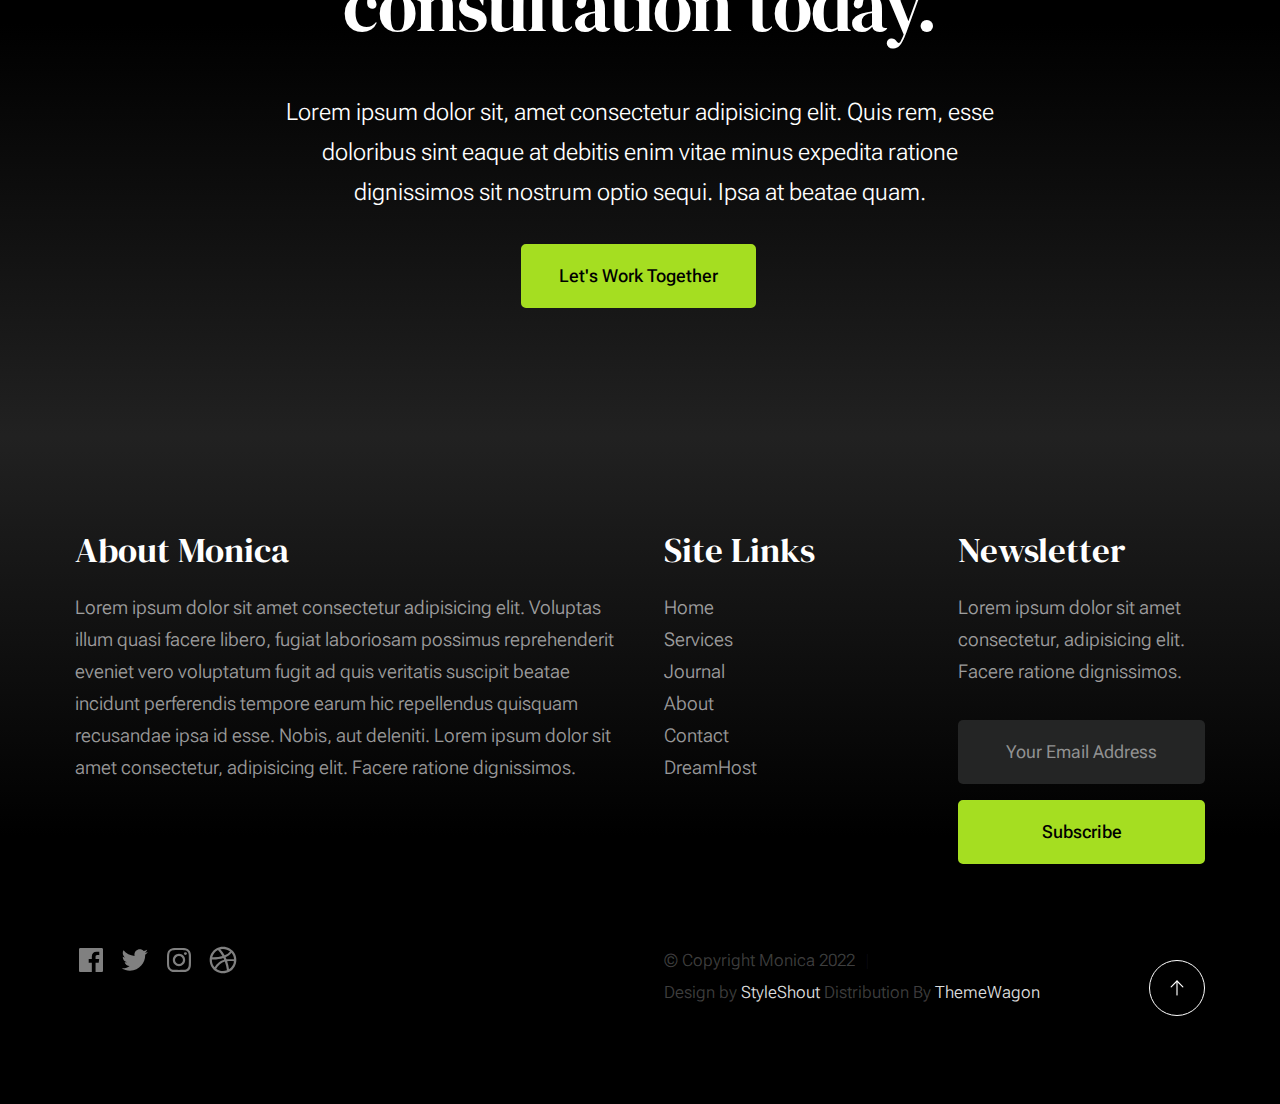
<file: blog.html>
<!DOCTYPE html>
<html lang="en" class="no-js" >
<head>

    <!--- basic page needs
    ================================================== -->
    <meta charset="utf-8">
    <meta name="viewport" content="width=device-width, initial-scale=1">
    <title>Blog - Monica</title>

    <script>
        document.documentElement.classList.remove('no-js');
        document.documentElement.classList.add('js');
    </script>

    <!-- CSS
    ================================================== -->
    <link rel="stylesheet" href="css/vendor.css">
    <link rel="stylesheet" href="css/styles.css">

    <!-- favicons
    ================================================== -->
    <link rel="apple-touch-icon" sizes="180x180" href="apple-touch-icon.png">
    <link rel="icon" type="image/png" sizes="32x32" href="favicon-32x32.png">
    <link rel="icon" type="image/png" sizes="16x16" href="favicon-16x16.png">
    <link rel="manifest" href="site.webmanifest">

</head>


<body id="top">


    <!-- preloader
    ================================================== -->
    <div id="preloader">
        <div id="loader" class="dots-fade">
            <div></div>
            <div></div>
            <div></div>
        </div>
    </div>


    <!-- page wrap
    ================================================== -->
    <div id="page" class="s-pagewrap">

        <!-- # site header 
        ================================================== -->
        <header class="s-header">

            <div class="row s-header__inner width-sixteen-col">

                <div class="s-header__block">
                    <div class="s-header__logo">
                        <a class="logo" href="index.html">
                            <img src="images/logo.svg" alt="Homepage">
                        </a>
                    </div>

                    <a class="s-header__menu-toggle" href="#0"><span>Menu</span></a>
                </div> <!-- end s-header__block -->

                <nav class="s-header__nav">
    
                    <ul class="s-header__menu-links">
                        <li><a href="about.html">About</a></li>
                        <li><a href="services.html">Services</a></li>
                        <li class="current"><a href="blog.html">Journal</a></li>
                        <li><a href="contact.html">Contact</a></li>
                    </ul> <!-- s-header__menu-links -->

                    <div class="s-header__contact">
                        <a href="contact.html" class="btn btn--primary s-header__contact-btn">Let's Work Together</a>                        
                    </div> <!-- s-header__contact -->
    
                </nav> <!-- end s-header__nav -->

            </div> <!-- end s-header__inner -->

        </header> <!-- end s-header -->


        <!-- # site main content
        ================================================== -->
        <section id="content" class="s-content">

               <section class="s-pageheader pageheader">
                    <div class="row">
                        <div class="column xl-12">
                            <h1 class="page-title">
                                <span class="page-title__small-type text-pretitle">My Blog</span>
                                Recent Writings
                            </h1>
                        </div>
                    </div>
               </section>   

               <section class="s-pagecontent pagecontent">

                    <div class="row">
                        <div class="column xl-12 grid-block">          
        
                            <!-- <div class="grid-full">         -->
                                <div class="grid-full grid-list-items">

                                    <div class="grid-list-items__item blog-card">
                                        <div class="blog-card__header">
                                            <div class="blog-card__cat-links">
                                                <a href="blog.html">Sponsored</a>
                                            </div>
                                            <h3 class="blog-card__title"><a href="https://www.dreamhost.com/r.cgi?287326">Need Web Hosting for Your Websites?</a></h3>
                                        </div>
                                        <div class="blog-card__text">
                                            <p>
                                            Need hosting for your website? We would highly recommend <a href="https://www.dreamhost.com/r.cgi?287326">DreamHost</a>.
                                            Enjoy 100% in-house support, guaranteed performance and uptime, 1-click installs, and a super-intuitive control 
                                            panel to make managing your websites and projects easy. <a href="https://www.dreamhost.com/r.cgi?287326">Sign up</a> now to get started.
                                            </p>
                                        </div>
                                    </div> <!-- end blog-card -->
                                    <div class="grid-list-items__item blog-card">
                                        <div class="blog-card__header">
                                            <div class="blog-card__cat-links">
                                                <a href="blog.html">SEO</a>
                                            </div>
                                            <h3 class="blog-card__title"><a href="single.html">7 SEO Factors to Consider for Better Website Ranking</a></h3>
                                        </div>
                                        <div class="blog-card__text">
                                            <p>
                                            Quibusdam quis autem voluptatibus earum vel ex error ea magni. Rerum quam quos. Aut asperiores 
                                            sit mollitia. Rem neque et voluptatem eos quia sed eligendi et. Eaque velit eligendi ut 
                                            magnam. Cumque ducimus laborum doloribus facere maxime vel earum quidem enim suscipit.
                                            </p>
                                        </div>
                                    </div> <!-- end blog-card -->
                                    <div class="grid-list-items__item blog-card">
                                        <div class="blog-card__header">
                                            <div class="blog-card__cat-links">
                                                <a href="blog.html">Web Design</a>
                                            </div>
                                            <h3 class="blog-card__title"><a href="single.html">5 Effective Web Design Principles</a></h3>
                                        </div>
                                        <div class="blog-card__text">
                                            <p>
                                            Lorem ipsum dolor sit amet consectetur, adipisicing elit. Rerum ullam et laborum aperiam. 
                                            Dignissimos quae voluptatibus ullam esse sapiente fugiat, rerum labore cupiditate obcaecati 
                                            dolore necessitatibus id magni rem officia dolor nam sit laudantium. Quo eaque eveniet quibusdam unde. 
                                            </p>
                                        </div>
                                    </div> <!-- end blog card -->
                                    <div class="grid-list-items__item blog-card">
                                        <div class="blog-card__header">
                                            <div class="blog-card__cat-links">
                                                <a href="blog.html">Productivity</a>
                                            </div>
                                            <h3 class="blog-card__title"><a href="single.html">The Advantages of Hiring a Consultant Rather Than An Employee Or An Agency</a></h3>
                                        </div>
                                        <div class="blog-card__text">
                                            <p>
                                            Rerum quam quos. Quibusdam quis autem voluptatibus earum vel ex error ea magni. Aut asperiores 
                                            sit mollitia. Rem neque et voluptatem eos quia sed eligendi et. Eaque velit eligendi ut 
                                            magnam. Cumque ducimus laborum doloribus facere maxime vel earum quidem enim suscipit.
                                            </p>
                                        </div>
                                    </div> <!-- end blog-card -->
                                    <div class="grid-list-items__item blog-card">
                                        <div class="blog-card__header">
                                            <div class="blog-card__cat-links">
                                                <a href="blog.html">Productivity</a>
                                            </div>
                                            <h3 class="blog-card__title"><a href="single.html">5 Marketing Productivity Apps for Your Team</a></h3>
                                        </div>
                                        <div class="blog-card__text">
                                            <p>
                                            Rerum quam quos. Quibusdam quis autem voluptatibus earum vel ex error ea magni. Aut asperiores 
                                            sit mollitia. Rem neque et voluptatem eos quia sed eligendi et. Eaque velit eligendi ut 
                                            magnam. Cumque ducimus laborum doloribus facere maxime vel earum quidem enim suscipit.
                                            </p>
                                        </div>
                                    </div> <!-- end blog-card -->
                                    <div class="grid-list-items__item blog-card">
                                        <div class="blog-card__header">
                                            <div class="blog-card__cat-links">
                                                <a href="blog.html">Marketing</a>
                                            </div>
                                            <h3 class="blog-card__title"><a href="single.html">How to Determine the Reach of Your Campaign</a></h3>
                                        </div>
                                        <div class="blog-card__text">
                                            <p>
                                            Quibusdam quis autem voluptatibus earum vel ex error ea magni. Rerum quam quos. Aut asperiores 
                                            sit mollitia. Rem neque et voluptatem eos quia sed eligendi et. Eaque velit eligendi ut 
                                            magnam. Cumque ducimus laborum doloribus facere maxime vel earum quidem enim suscipit.
                                            </p>
                                        </div>
                                    </div> <!-- end blog-card -->
                                    <div class="grid-list-items__item blog-card">
                                        <div class="blog-card__header">
                                            <div class="blog-card__cat-links">
                                                <a href="blog.html">SEO</a>
                                            </div>
                                            <h3 class="blog-card__title"><a href="single.html">The Complete Guide to Redirects</a></h3>
                                        </div>
                                        <div class="blog-card__text">
                                            <p>
                                            Eaque velit eligendi ut magnam.Quibusdam quis autem voluptatibus earum vel 
                                            ex error ea magni. Rerum quam quos. Aut asperiores sit mollitia. Rem neque et 
                                            voluptatem eos quia sed eligendi et. Cumque ducimus laborum doloribus facere maxime 
                                            vel earum quidem enim suscipit.
                                            </p>
                                        </div>
                                    </div> <!-- end blog card -->
                                    <div class="grid-list-items__item blog-card">
                                        <div class="blog-card__header">
                                            <div class="blog-card__cat-links">
                                                <a href="blog.html">SEO</a>
                                            </div>
                                            <h3 class="blog-card__title"><a href="single.html">What Backlinks Are & Why They Are Important for SEO</a></h3>
                                        </div>
                                        <div class="blog-card__text">
                                            <p>
                                            Quibusdam quis autem voluptatibus earum vel ex error ea magni. Rerum quam quos. Aut asperiores 
                                            sit mollitia. Rem neque et voluptatem eos quia sed eligendi et. Eaque velit eligendi ut 
                                            magnam. Cumque ducimus laborum doloribus facere maxime vel earum quidem enim suscipit.
                                            </p>
                                        </div>
                                    </div> <!-- end blog-card -->
                                    <div class="grid-list-items__item blog-card">
                                        <div class="blog-card__header">
                                            <div class="blog-card__cat-links">
                                                <a href="blog.html">Marketing</a>
                                            </div>
                                            <h3 class="blog-card__title"><a href="single.html">Why Is Data-Driven Marketing Important?</a></h3>
                                        </div>
                                        <div class="blog-card__text">
                                            <p>
                                            Rerum quam quos. Quibusdam quis autem voluptatibus earum vel ex error ea magni. Aut asperiores 
                                            sit mollitia. Rem neque et voluptatem eos quia sed eligendi et. Eaque velit eligendi ut 
                                            magnam. Cumque ducimus laborum doloribus facere maxime vel earum quidem enim suscipit.
                                            </p>
                                        </div>
                                    </div> <!-- end blog card -->
                                    <div class="grid-list-items__item blog-card">
                                        <div class="blog-card__header">
                                            <div class="blog-card__cat-links">
                                                <a href="blog.html">Marketing</a>
                                            </div>
                                            <h3 class="blog-card__title"><a href="single.html">How to Develop Successful Marketing Strategies</a></h3>
                                        </div>
                                        <div class="blog-card__text">
                                            <p>
                                            Quibusdam quis autem voluptatibus earum vel ex error ea magni. Rerum quam quos. Aut asperiores 
                                            sit mollitia. Rem neque et voluptatem eos quia sed eligendi et. Eaque velit eligendi ut 
                                            magnam. Cumque ducimus laborum doloribus facere maxime vel earum quidem enim suscipit.
                                            </p>
                                        </div>
                                    </div> <!-- end blog-card -->
                                    <div class="grid-list-items__item blog-card">
                                        <div class="blog-card__header">
                                            <div class="blog-card__cat-links">
                                                <a href="blog.html">Keyword Research</a>
                                            </div>
                                            <h3 class="blog-card__title"><a href="single.html">What Exactly Are Keywords? How to Make Use of Them for SEO</a></h3>
                                        </div>
                                        <div class="blog-card__text">
                                            <p>
                                            Rem neque et voluptatem eos quia sed eligendi et. Quibusdam quis autem voluptatibus earum vel ex error ea magni. 
                                            Rerum quam quos. Aut asperiores sit mollitia. Eaque velit eligendi ut 
                                            magnam. Cumque ducimus laborum doloribus facere maxime vel earum quidem enim suscipit.
                                            </p>
                                        </div>
                                    </div> <!-- end blog-card -->
                                    <div class="grid-list-items__item blog-card">
                                        <div class="blog-card__header">
                                            <div class="blog-card__cat-links">
                                                <a href="blog.html">Sponsored</a>
                                            </div>
                                            <h3 class="blog-card__title"><a href="https://www.dreamhost.com/r.cgi?287326">Need Web Hosting for Your Websites?</a></h3>
                                        </div>
                                        <div class="blog-card__text">
                                            <p>
                                            Need hosting for your website? We would highly recommend <a href="https://www.dreamhost.com/r.cgi?287326">DreamHost</a>.
                                            Enjoy 100% in-house support, guaranteed performance and uptime, 1-click installs, and a super-intuitive control 
                                            panel to make managing your websites and projects easy. <a href="https://www.dreamhost.com/r.cgi?287326">Sign up</a> now to get started.
                                            </p>
                                        </div>
                                    </div> <!-- end blog card -->
        
                                </div> <!-- grid-list-items -->
                            <!-- </div>     -->

                        </div> <!-- end grid-block-->
                    </div> <!-- end row -->

                    <!-- pagination -->
                    <div class="row navigation pagination">
                        <div class="column xl-12">
                            <nav class="pgn">
                                <ul>
                                    <li>
                                        <a class="pgn__prev" href="#0">
                                            <svg xmlns="http://www.w3.org/2000/svg" width="24" height="24" viewBox="0 0 24 24"><path d="M12.707 17.293L8.414 13H18v-2H8.414l4.293-4.293-1.414-1.414L4.586 12l6.707 6.707z"/></svg>
                                        </a>
                                    </li>
                                    <li><a class="pgn__num" href="#0">1</a></li>
                                    <li><span class="pgn__num current">2</span></li>
                                    <li><a class="pgn__num" href="#0">3</a></li>
                                    <li><a class="pgn__num" href="#0">4</a></li>
                                    <li><a class="pgn__num" href="#0">5</a></li>
                                    <li><span class="pgn__num dots">…</span></li>
                                    <li><a class="pgn__num" href="#0">8</a></li>
                                    <li>
                                        <a class="pgn__next" href="#0">
                                            <svg xmlns="http://www.w3.org/2000/svg" width="24" height="24" viewBox="0 0 24 24"><path d="M11.293 17.293l1.414 1.414L19.414 12l-6.707-6.707-1.414 1.414L15.586 11H6v2h9.586z"/></svg>
                                        </a>
                                    </li>
                                </ul>
                            </nav>
                        </div> <!-- end column -->
                    </div> <!-- end pagination -->

               </section>

        </section> <!-- s-content-->

        <!-- # cta
        ================================================== -->
        <section id="cta" class="s-cta">

            <div class="row row-x-center text-center">
                <div class="column xl-8 lg-12">

                    <div class="s-cta__content">
                        <h2 class="text-display-title">
                        Get started with a consultation today.
                        </h2>
                        <p class="lead">
                        Lorem ipsum dolor sit, amet consectetur adipisicing elit. Quis rem, esse doloribus sint eaque at debitis enim vitae minus expedita ratione dignissimos sit nostrum optio sequi. Ipsa at beatae quam.
                        </p>
                        <a href="contact.html" class="btn btn--primary">Let's Work Together</a>
                    </div>

                </div>
            </div>

        </section> <!-- end s-cta -->


        <!-- # footer 
        ================================================== -->
        <footer class="s-footer">
            <div class="row s-footer__content">
                <div class="column xl-6 lg-6 md-12 s-footer__block s-footer__about">                    
                    <h3>About Monica</h3>
                    <p>
                    Lorem ipsum dolor sit amet consectetur adipisicing elit. Voluptas illum quasi facere libero, 
                    fugiat laboriosam possimus reprehenderit eveniet vero voluptatum fugit ad quis veritatis suscipit beatae 
                    incidunt perferendis tempore earum hic repellendus quisquam recusandae ipsa id esse. Nobis, aut deleniti.
                    Lorem ipsum dolor sit amet consectetur, adipisicing elit. Facere ratione dignissimos.
                    </p>               
                </div>                
                <div class="column xl-3 lg-6 md-12 s-footer__block s-footer__site-links">
                    <h3>Site Links</h3>
                    <ul class="link-list">
                        <li><a href="index.html">Home</a></li>
                        <li><a href="services.html">Services</a></li>
                        <li><a href="blog.html">Journal</a></li>
                        <li><a href="about.html">About</a></li>
                        <li><a href="contact.html">Contact</a></li>
                        <li><a href="https://www.dreamhost.com/r.cgi?287326">DreamHost</a></li>
                    </ul>
                </div>
                <div class="column xl-3 lg-6 md-12 tab-12 s-footer__block s-footer__newsletter">
                    <h3>Newsletter</h3>

                    <p>
                    Lorem ipsum dolor sit amet consectetur, adipisicing elit. Facere ratione dignissimos.
                    </p>

                    <div class="subscribe-form">
                        <form id="mc-form" class="mc-form">
                            <input type="email" name="EMAIL" id="mce-EMAIL" class="u-fullwidth text-center" placeholder="Your Email Address" title="The domain portion of the email address is invalid (the portion after the @)." pattern="^([^\x00-\x20\x22\x28\x29\x2c\x2e\x3a-\x3c\x3e\x40\x5b-\x5d\x7f-\xff]+|\x22([^\x0d\x22\x5c\x80-\xff]|\x5c[\x00-\x7f])*\x22)(\x2e([^\x00-\x20\x22\x28\x29\x2c\x2e\x3a-\x3c\x3e\x40\x5b-\x5d\x7f-\xff]+|\x22([^\x0d\x22\x5c\x80-\xff]|\x5c[\x00-\x7f])*\x22))*\x40([^\x00-\x20\x22\x28\x29\x2c\x2e\x3a-\x3c\x3e\x40\x5b-\x5d\x7f-\xff]+|\x5b([^\x0d\x5b-\x5d\x80-\xff]|\x5c[\x00-\x7f])*\x5d)(\x2e([^\x00-\x20\x22\x28\x29\x2c\x2e\x3a-\x3c\x3e\x40\x5b-\x5d\x7f-\xff]+|\x5b([^\x0d\x5b-\x5d\x80-\xff]|\x5c[\x00-\x7f])*\x5d))*(\.\w{2,})+$" required>
                            <input type="submit" name="subscribe" value="Subscribe" class="btn btn--primary btn--small u-fullwidth">
                            <!-- <div style="position: absolute; left: -5000px;" aria-hidden="true"><input type="text" name="b_cdb7b577e41181934ed6a6a44_9a91cfe7b3" tabindex="-1" value=""></div> -->
                            <div class="mc-status"></div>
                        </form>
                    </div>
                </div>
            </div>    
            
            <div class="row s-footer__bottom">
                <div class="column xl-6 lg-12">
                    <ul class="s-footer__social social-list">
                        <li>
                            <a href="#0">
                                <svg xmlns="http://www.w3.org/2000/svg" width="24" height="24" viewBox="0 0 24 24" style="fill:rgba(0, 0, 0, 1);transform:;-ms-filter:"><path d="M20,3H4C3.447,3,3,3.448,3,4v16c0,0.552,0.447,1,1,1h8.615v-6.96h-2.338v-2.725h2.338v-2c0-2.325,1.42-3.592,3.5-3.592 c0.699-0.002,1.399,0.034,2.095,0.107v2.42h-1.435c-1.128,0-1.348,0.538-1.348,1.325v1.735h2.697l-0.35,2.725h-2.348V21H20 c0.553,0,1-0.448,1-1V4C21,3.448,20.553,3,20,3z"></path></svg>
                                <span class="u-screen-reader-text">Facebook</span>
                            </a>
                        </li>
                        <li>
                            <a href="#0">
                                <svg xmlns="http://www.w3.org/2000/svg" width="24" height="24" viewBox="0 0 24 24" style="fill:rgba(0, 0, 0, 1);transform:;-ms-filter:"><path d="M19.633,7.997c0.013,0.175,0.013,0.349,0.013,0.523c0,5.325-4.053,11.461-11.46,11.461c-2.282,0-4.402-0.661-6.186-1.809 c0.324,0.037,0.636,0.05,0.973,0.05c1.883,0,3.616-0.636,5.001-1.721c-1.771-0.037-3.255-1.197-3.767-2.793 c0.249,0.037,0.499,0.062,0.761,0.062c0.361,0,0.724-0.05,1.061-0.137c-1.847-0.374-3.23-1.995-3.23-3.953v-0.05 c0.537,0.299,1.16,0.486,1.82,0.511C3.534,9.419,2.823,8.184,2.823,6.787c0-0.748,0.199-1.434,0.548-2.032 c1.983,2.443,4.964,4.04,8.306,4.215c-0.062-0.3-0.1-0.611-0.1-0.923c0-2.22,1.796-4.028,4.028-4.028 c1.16,0,2.207,0.486,2.943,1.272c0.91-0.175,1.782-0.512,2.556-0.973c-0.299,0.935-0.936,1.721-1.771,2.22 c0.811-0.088,1.597-0.312,2.319-0.624C21.104,6.712,20.419,7.423,19.633,7.997z"></path></svg>
                                <span class="u-screen-reader-text">Twitter</span>
                            </a>
                        </li>
                        <li>
                            <a href="#0">
                                <svg xmlns="http://www.w3.org/2000/svg" width="24" height="24" viewBox="0 0 24 24" style="fill:rgba(0, 0, 0, 1);transform:;-ms-filter:"><path d="M11.999,7.377c-2.554,0-4.623,2.07-4.623,4.623c0,2.554,2.069,4.624,4.623,4.624c2.552,0,4.623-2.07,4.623-4.624 C16.622,9.447,14.551,7.377,11.999,7.377L11.999,7.377z M11.999,15.004c-1.659,0-3.004-1.345-3.004-3.003 c0-1.659,1.345-3.003,3.004-3.003s3.002,1.344,3.002,3.003C15.001,13.659,13.658,15.004,11.999,15.004L11.999,15.004z"></path><circle cx="16.806" cy="7.207" r="1.078"></circle><path d="M20.533,6.111c-0.469-1.209-1.424-2.165-2.633-2.632c-0.699-0.263-1.438-0.404-2.186-0.42 c-0.963-0.042-1.268-0.054-3.71-0.054s-2.755,0-3.71,0.054C7.548,3.074,6.809,3.215,6.11,3.479C4.9,3.946,3.945,4.902,3.477,6.111 c-0.263,0.7-0.404,1.438-0.419,2.186c-0.043,0.962-0.056,1.267-0.056,3.71c0,2.442,0,2.753,0.056,3.71 c0.015,0.748,0.156,1.486,0.419,2.187c0.469,1.208,1.424,2.164,2.634,2.632c0.696,0.272,1.435,0.426,2.185,0.45 c0.963,0.042,1.268,0.055,3.71,0.055s2.755,0,3.71-0.055c0.747-0.015,1.486-0.157,2.186-0.419c1.209-0.469,2.164-1.424,2.633-2.633 c0.263-0.7,0.404-1.438,0.419-2.186c0.043-0.962,0.056-1.267,0.056-3.71s0-2.753-0.056-3.71C20.941,7.57,20.801,6.819,20.533,6.111z M19.315,15.643c-0.007,0.576-0.111,1.147-0.311,1.688c-0.305,0.787-0.926,1.409-1.712,1.711c-0.535,0.199-1.099,0.303-1.67,0.311 c-0.95,0.044-1.218,0.055-3.654,0.055c-2.438,0-2.687,0-3.655-0.055c-0.569-0.007-1.135-0.112-1.669-0.311 c-0.789-0.301-1.414-0.923-1.719-1.711c-0.196-0.534-0.302-1.099-0.311-1.669c-0.043-0.95-0.053-1.218-0.053-3.654 c0-2.437,0-2.686,0.053-3.655c0.007-0.576,0.111-1.146,0.311-1.687c0.305-0.789,0.93-1.41,1.719-1.712 c0.534-0.198,1.1-0.303,1.669-0.311c0.951-0.043,1.218-0.055,3.655-0.055c2.437,0,2.687,0,3.654,0.055 c0.571,0.007,1.135,0.112,1.67,0.311c0.786,0.303,1.407,0.925,1.712,1.712c0.196,0.534,0.302,1.099,0.311,1.669 c0.043,0.951,0.054,1.218,0.054,3.655c0,2.436,0,2.698-0.043,3.654H19.315z"></path></svg>
                                <span class="u-screen-reader-text">Instagram</span>
                            </a>
                        </li>
                        <li>
                            <a href="#0">
                                <svg xmlns="http://www.w3.org/2000/svg" width="24" height="24" viewBox="0 0 24 24" style="fill: rgba(0, 0, 0, 1);transform: ;msFilter:;"><path d="M20.66 6.98a9.932 9.932 0 0 0-3.641-3.64C15.486 2.447 13.813 2 12 2s-3.486.447-5.02 1.34c-1.533.893-2.747 2.107-3.64 3.64S2 10.187 2 12s.446 3.487 1.34 5.02a9.924 9.924 0 0 0 3.641 3.64C8.514 21.553 10.187 22 12 22s3.486-.447 5.02-1.34a9.932 9.932 0 0 0 3.641-3.64C21.554 15.487 22 13.813 22 12s-.446-3.487-1.34-5.02zM12 3.66c2 0 3.772.64 5.32 1.919-.92 1.174-2.286 2.14-4.1 2.9-1.002-1.813-2.088-3.327-3.261-4.54A7.715 7.715 0 0 1 12 3.66zM5.51 6.8a8.116 8.116 0 0 1 2.711-2.22c1.212 1.201 2.325 2.7 3.34 4.5-2 .6-4.114.9-6.341.9-.573 0-1.006-.013-1.3-.04A8.549 8.549 0 0 1 5.51 6.8zM3.66 12c0-.054.003-.12.01-.2.007-.08.01-.146.01-.2.254.014.641.02 1.161.02 2.666 0 5.146-.367 7.439-1.1.187.373.381.793.58 1.26-1.32.293-2.674 1.006-4.061 2.14S6.4 16.247 5.76 17.5c-1.4-1.587-2.1-3.42-2.1-5.5zM12 20.34c-1.894 0-3.594-.587-5.101-1.759.601-1.187 1.524-2.322 2.771-3.401 1.246-1.08 2.483-1.753 3.71-2.02a29.441 29.441 0 0 1 1.56 6.62 8.166 8.166 0 0 1-2.94.56zm7.08-3.96a8.351 8.351 0 0 1-2.58 2.621c-.24-2.08-.7-4.107-1.379-6.081.932-.066 1.765-.1 2.5-.1.799 0 1.686.034 2.659.1a8.098 8.098 0 0 1-1.2 3.46zm-1.24-5c-1.16 0-2.233.047-3.22.14a27.053 27.053 0 0 0-.68-1.62c2.066-.906 3.532-2.006 4.399-3.3 1.2 1.414 1.854 3.027 1.96 4.84-.812-.04-1.632-.06-2.459-.06z"></path></svg>
                                <span class="u-screen-reader-text">Dribbble</span>
                            </a>
                        </li>
                    </ul> <!-- end s-footer__social -->
                </div>
                <div class="column xl-6 lg-12">
                    <p class="ss-copyright">
                        <span>© Copyright Monica 2022</span> 
                        <span>Design by <a href="https://www.styleshout.com/">StyleShout</a> Distribution By <a href="https://themewagon.com">ThemeWagon</a></span>
                    </p>
                </div>

                <div class="ss-go-top">
                    <a class="smoothscroll" title="Back to Top" href="#top">
                        <svg xmlns="http://www.w3.org/2000/svg" viewBox="0 0 24 24" width="36" height="36" fill="none" stroke="#ffffff" stroke-width="1" stroke-linecap="round" stroke-linejoin="round">&lt;!--!  Atomicons Free 1.00 by @atisalab License - https://atomicons.com/license/ (Icons: CC BY 4.0) Copyright 2021 Atomicons --&gt;<polyline points="17 11 12 6 7 11"></polyline><line x1="12" y1="18" x2="12" y2="6"></line></svg>
                    </a>
                </div> <!-- end ss-go-top -->
            </div>
            
        </footer> <!-- end s-footer -->

    </div> <!-- end page-wrap -->

    <!-- Java Script
    ================================================== -->
    <script src="js/plugins.js"></script>
    <script src="js/main.js"></script>

</body>
</html>
</file>
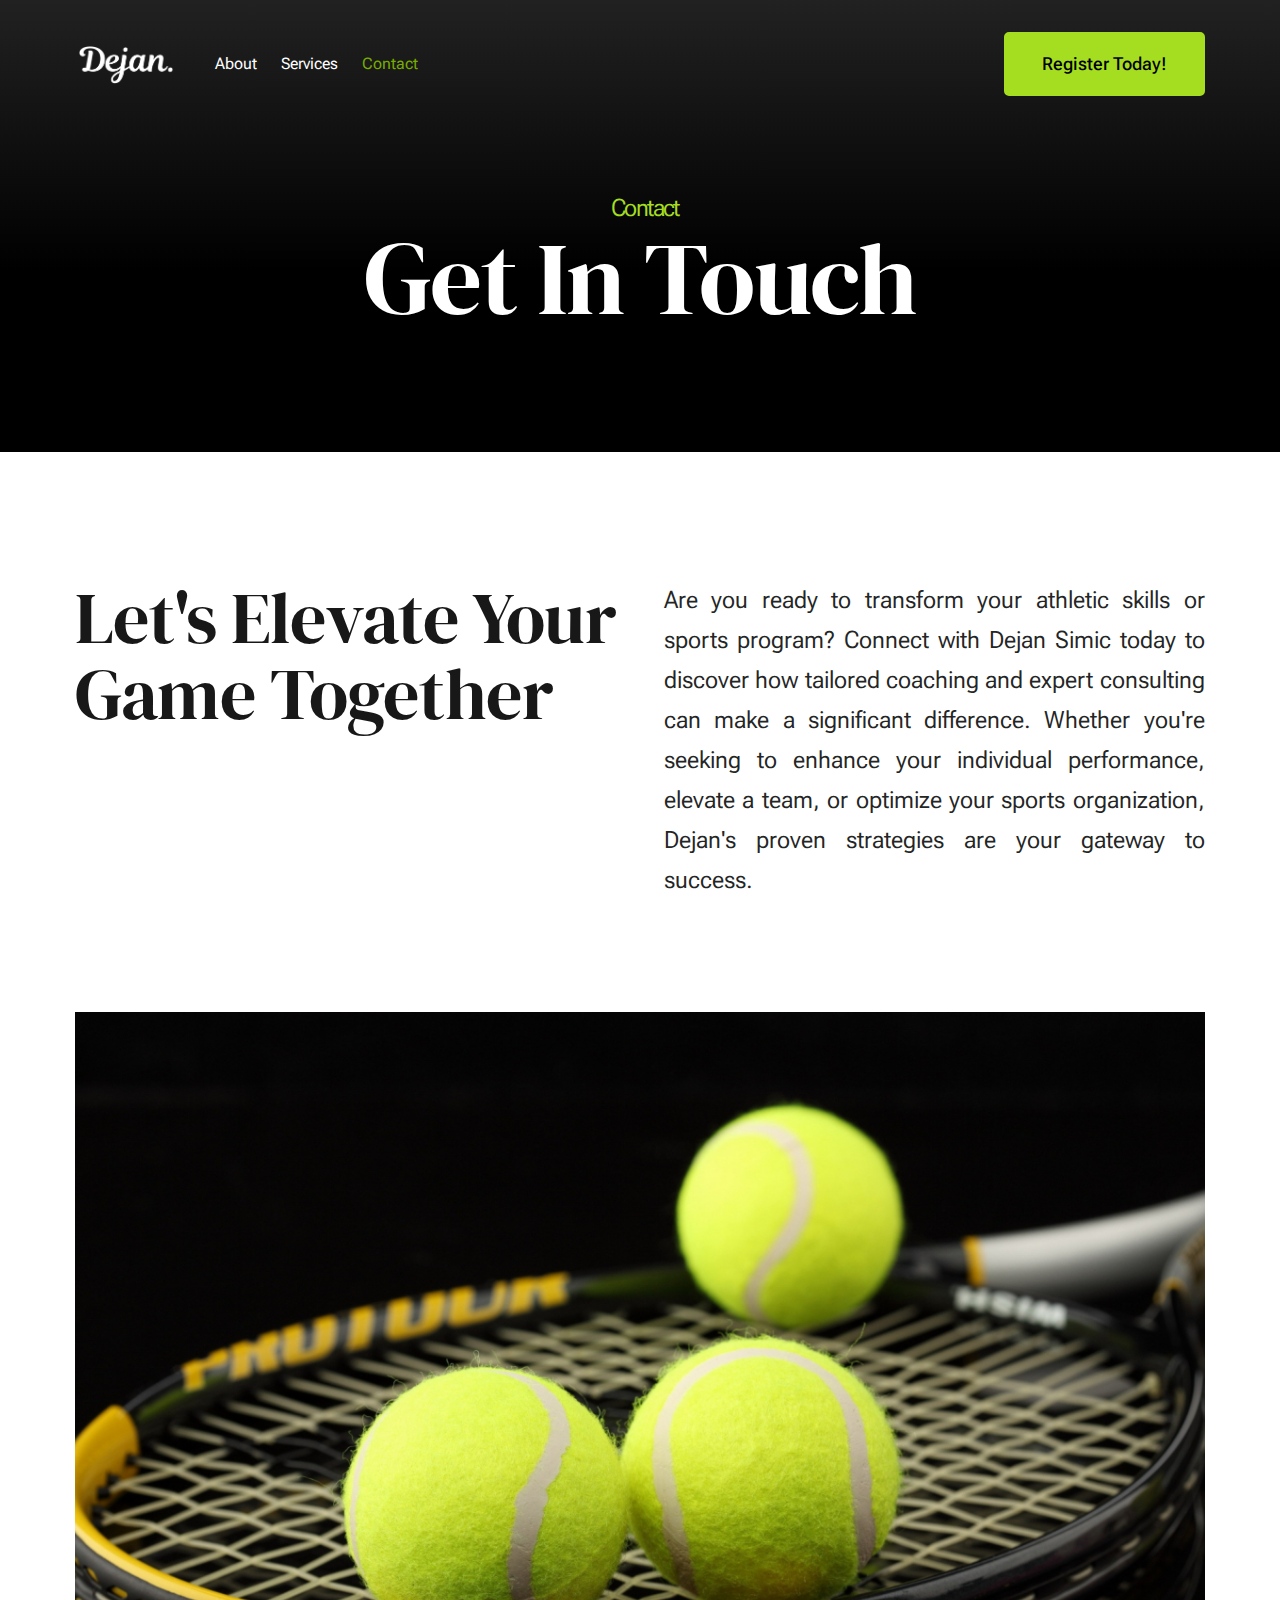
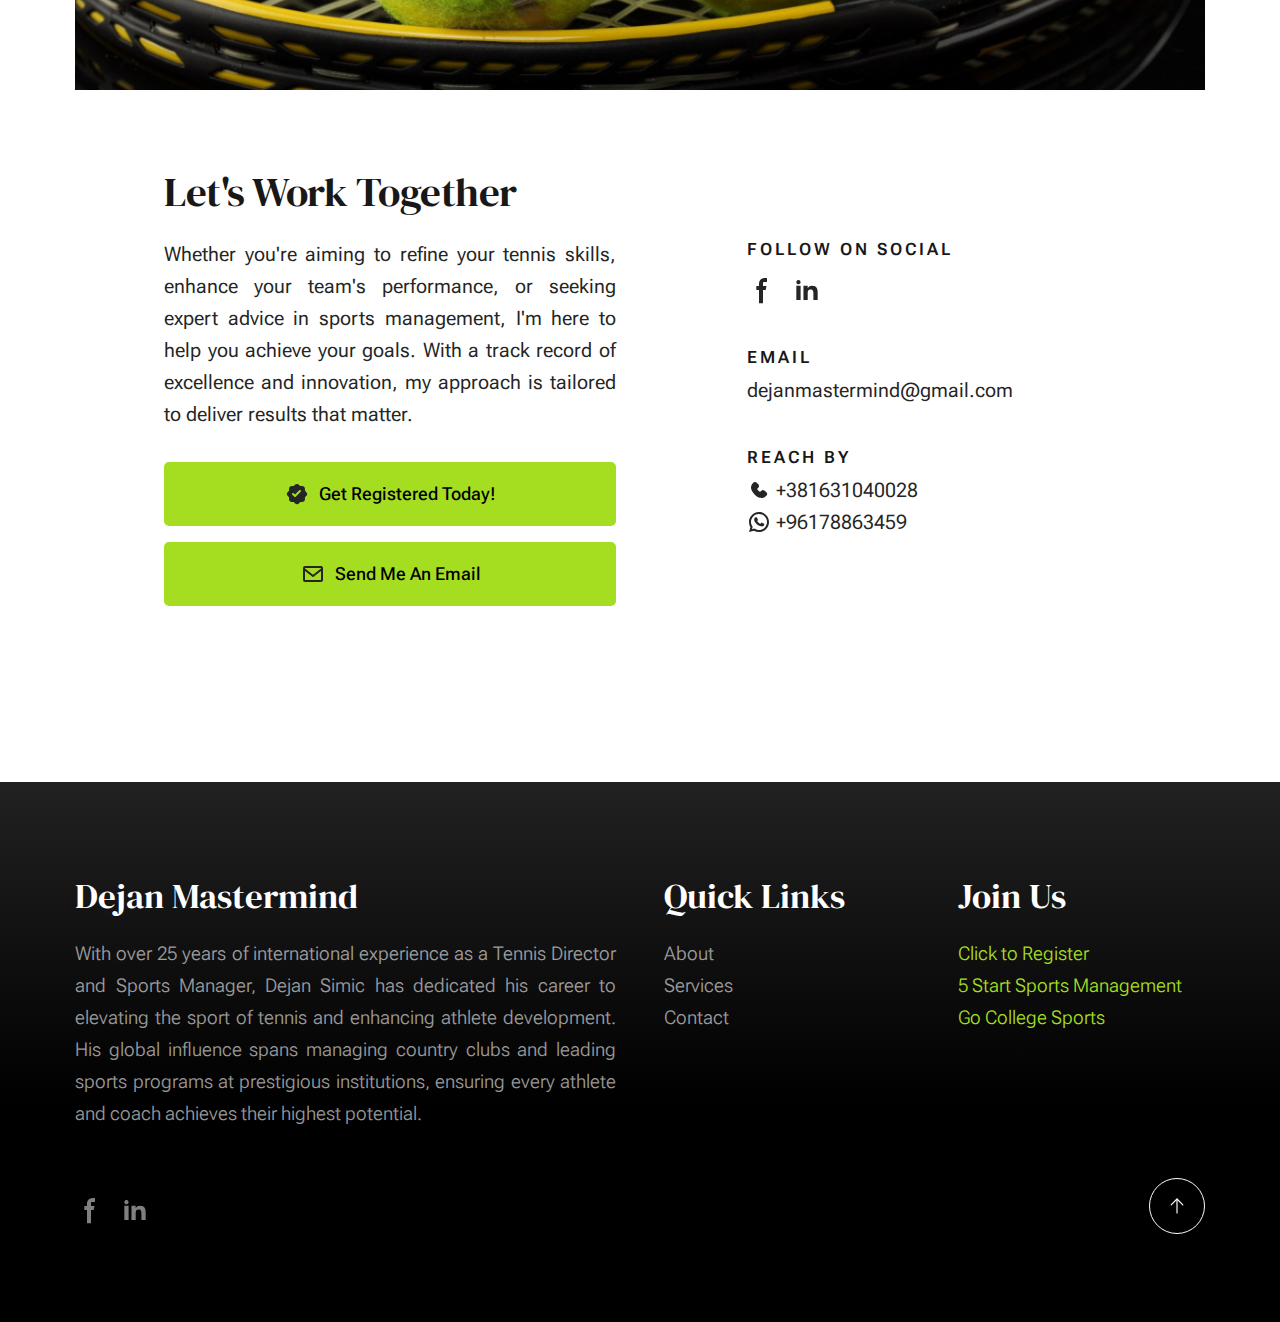
<file: contact.html>
<!DOCTYPE html>
<html lang="en" class="no-js" >
<head>

    <!--- basic page needs
    ================================================== -->
    <meta charset="utf-8">
    <meta name="viewport" content="width=device-width, initial-scale=1">
    <title>Contact - Dejan</title>

    <script>
        document.documentElement.classList.remove('no-js');
        document.documentElement.classList.add('js');
    </script>

    <!-- CSS
    ================================================== -->
    <link rel="stylesheet" href="css/vendor.css">
    <link rel="stylesheet" href="css/styles.css">

    <!-- favicons
    ================================================== -->
    <link rel="apple-touch-icon" sizes="180x180" href="apple-touch-icon.png">
    <link rel="icon" type="image/png" sizes="32x32" href="favicon-32x32.png">
    <link rel="icon" type="image/png" sizes="16x16" href="favicon-16x16.png">
    <link rel="manifest" href="site.webmanifest">

</head>


<body id="top">


    <!-- preloader
    ================================================== -->
    <div id="preloader">
        <div id="loader" class="dots-fade">
            <div></div>
            <div></div>
            <div></div>
        </div>
    </div>


    <!-- page wrap
    ================================================== -->
    <div id="page" class="s-pagewrap">


        <!-- # site header 
        ================================================== -->
        <header class="s-header">

            <div class="row s-header__inner width-sixteen-col">

                <div class="s-header__block">
                    <div class="s-header__logo">
                        <a class="logo" href="index.html">
                            <img src="images/logo.png" style="padding-top: 10px;" alt="Homepage">
                        </a>
                    </div>

                    <a class="s-header__menu-toggle" href="#0"><span>Menu</span></a>
                </div> <!-- end s-header__block -->

                <nav class="s-header__nav">
    
                    <ul class="s-header__menu-links">
                        <li><a href="about.html">About</a></li>
                        <li><a href="services.html">Services</a></li>
                        <!-- <li><a href="blog.html">Journal</a></li> -->
                        <li class="current"><a href="contact.html">Contact</a></li>
                    </ul> <!-- s-header__menu-links -->

                    <div class="s-header__contact">
                        <a href="https://www.google.com" class="btn btn--primary s-header__contact-btn">Register Today!</a>                        
                    </div> <!-- s-header__contact -->
    
                </nav> <!-- end s-header__nav -->

            </div> <!-- end s-header__inner -->

        </header> <!-- end s-header -->


        <!-- # site main content
        ================================================== -->
        <section id="content" class="s-content">

               <section class="s-pageheader pageheader">
                    <div class="row">
                        <div class="column xl-12">
                            <h1 class="page-title">
                                <span class="page-title__small-type text-pretitle">Contact</span>
                                Get In Touch
                            </h1>                            
                        </div>
                    </div>
               </section> <!--pageheader -->  

               <section class="s-pagecontent pagecontent">

                    <div class="row pageintro">
                        <div class="column xl-6 lg-12">
                            <h2 class="text-display-title">Let's Elevate Your Game Together</h2>
                        </div>
                        <div class="column xl-6 lg-12 u-flexitem-x-right">
                            <p class="lead" style="text-align: justify;">
                                Are you ready to transform your athletic skills or sports program? Connect with Dejan Simic today to discover how tailored coaching and expert consulting can make a significant difference. Whether you're seeking to enhance your individual performance, elevate a team, or optimize your sports organization, Dejan's proven strategies are your gateway to success.
                            </p>
                        </div>                       
                    </div> <!-- pageintro -->   
                    
                    <div class="row pagemedia">
                        <d class="column xl-12">
                            <figure class="page-media">                                
                                <img src="images/thumbs/contact/contact-1200.png" 
                                     srcset="images/thumbs/contact/contact-2400.png 2400w, 
                                             images/thumbs/contact/contact-1200.png 1200w, 
                                             images/thumbs/contact/contact-600.png 600w" sizes="(max-width: 2400px) 100vw, 2400px" alt="">
                            </figure>
                        </d>
                    </div> <!-- pagemedia --> 

                    <div class="row width-narrower pagemain">
                        <div class="column xl-12">
                            <h2>Let's Work Together</h2>

                            <div class="row">
                                <div class="column xl-6 md-12 contact-cta">     
                                    <p style="text-align: justify;">
                                        Whether you're aiming to refine your tennis skills, enhance your team's performance, or seeking expert advice in sports management, I'm here to help you achieve your goals. With a track record of excellence and innovation, my approach is tailored to deliver results that matter.
                                    </p>

                                    <a href="https://www.google.com" class="btn btn--primary u-fullwidth contact-btn">
                                        <svg class="w-6 h-6 text-gray-800 dark:text-white" aria-hidden="true" xmlns="http://www.w3.org/2000/svg" width="24" height="24" fill="currentColor" viewBox="0 0 24 24">
                                            <path fill-rule="evenodd" d="M12 2c-.791 0-1.55.314-2.11.874l-.893.893a.985.985 0 0 1-.696.288H7.04A2.984 2.984 0 0 0 4.055 7.04v1.262a.986.986 0 0 1-.288.696l-.893.893a2.984 2.984 0 0 0 0 4.22l.893.893a.985.985 0 0 1 .288.696v1.262a2.984 2.984 0 0 0 2.984 2.984h1.262c.261 0 .512.104.696.288l.893.893a2.984 2.984 0 0 0 4.22 0l.893-.893a.985.985 0 0 1 .696-.288h1.262a2.984 2.984 0 0 0 2.984-2.984V15.7c0-.261.104-.512.288-.696l.893-.893a2.984 2.984 0 0 0 0-4.22l-.893-.893a.985.985 0 0 1-.288-.696V7.04a2.984 2.984 0 0 0-2.984-2.984h-1.262a.985.985 0 0 1-.696-.288l-.893-.893A2.984 2.984 0 0 0 12 2Zm3.683 7.73a1 1 0 1 0-1.414-1.413l-4.253 4.253-1.277-1.277a1 1 0 0 0-1.415 1.414l1.985 1.984a1 1 0 0 0 1.414 0l4.96-4.96Z" clip-rule="evenodd"/>
                                          </svg>                                          
                                        Get Registered Today!
                                    </a>
        
                                    <a href="mailto:dejanmastermind@gmail.com" class="btn btn--primary u-fullwidth contact-btn">
                                        <svg xmlns="http://www.w3.org/2000/svg" width="24" height="24" viewBox="0 0 24 24" style="fill: rgba(0, 0, 0, 1);"><path d="M20 4H4c-1.103 0-2 .897-2 2v12c0 1.103.897 2 2 2h16c1.103 0 2-.897 2-2V6c0-1.103-.897-2-2-2zm0 2v.511l-8 6.223-8-6.222V6h16zM4 18V9.044l7.386 5.745a.994.994 0 0 0 1.228 0L20 9.044 20.002 18H4z"></path></svg>
                                        Send Me An Email
                                    </a>
                                </div> 
                                <div class="column xl-5 md-12 u-flexitem-x-right">

                                    <div class="contact-block">
                                        <h6>Follow On Social</h6>
                                        <ul class="contact-social social-list">
                                            <li>
                                                <a href="https://www.facebook.com/share/Z7gaz5XoKQAMYnYN/ ">
                                                    <svg class="w-6 h-6 text-gray-800 dark:text-white" aria-hidden="true" xmlns="http://www.w3.org/2000/svg" width="24" height="24" fill="currentColor" viewBox="0 0 24 24">
                                                        <path fill-rule="evenodd" d="M13.135 6H15V3h-1.865a4.147 4.147 0 0 0-4.142 4.142V9H7v3h2v9.938h3V12h2.021l.592-3H12V6.591A.6.6 0 0 1 12.592 6h.543Z" clip-rule="evenodd"/>
                                                      </svg>
                                                    <span class="u-screen-reader-text">Facebook</span>
                                                </a>
                                            </li>
                                            <li>
                                                <a href="https://www.linkedin.com/in/dejan-simic-834627a?utm_source=share&utm_campaign=share_via&utm_content=profile&utm_medium=android_app">
                                                    <svg class="w-6 h-6 text-gray-800 dark:text-white" aria-hidden="true" xmlns="http://www.w3.org/2000/svg" width="24" height="24" fill="currentColor" viewBox="0 0 24 24">
                                                        <path fill-rule="evenodd" d="M12.51 8.796v1.697a3.738 3.738 0 0 1 3.288-1.684c3.455 0 4.202 2.16 4.202 4.97V19.5h-3.2v-5.072c0-1.21-.244-2.766-2.128-2.766-1.827 0-2.139 1.317-2.139 2.676V19.5h-3.19V8.796h3.168ZM7.2 6.106a1.61 1.61 0 0 1-.988 1.483 1.595 1.595 0 0 1-1.743-.348A1.607 1.607 0 0 1 5.6 4.5a1.601 1.601 0 0 1 1.6 1.606Z" clip-rule="evenodd"/>
                                                        <path d="M7.2 8.809H4V19.5h3.2V8.809Z"/>
                                                      </svg>
                                                    <span class="u-screen-reader-text">LinkedIn</span>
                                                </a>
                                            </li>
                                            <!-- <li>
                                                <a href="#0">
                                                    <svg xmlns="http://www.w3.org/2000/svg" width="24" height="24" viewBox="0 0 24 24" style="fill:rgba(0, 0, 0, 1);transform:;-ms-filter:"><path d="M11.999,7.377c-2.554,0-4.623,2.07-4.623,4.623c0,2.554,2.069,4.624,4.623,4.624c2.552,0,4.623-2.07,4.623-4.624 C16.622,9.447,14.551,7.377,11.999,7.377L11.999,7.377z M11.999,15.004c-1.659,0-3.004-1.345-3.004-3.003 c0-1.659,1.345-3.003,3.004-3.003s3.002,1.344,3.002,3.003C15.001,13.659,13.658,15.004,11.999,15.004L11.999,15.004z"></path><circle cx="16.806" cy="7.207" r="1.078"></circle><path d="M20.533,6.111c-0.469-1.209-1.424-2.165-2.633-2.632c-0.699-0.263-1.438-0.404-2.186-0.42 c-0.963-0.042-1.268-0.054-3.71-0.054s-2.755,0-3.71,0.054C7.548,3.074,6.809,3.215,6.11,3.479C4.9,3.946,3.945,4.902,3.477,6.111 c-0.263,0.7-0.404,1.438-0.419,2.186c-0.043,0.962-0.056,1.267-0.056,3.71c0,2.442,0,2.753,0.056,3.71 c0.015,0.748,0.156,1.486,0.419,2.187c0.469,1.208,1.424,2.164,2.634,2.632c0.696,0.272,1.435,0.426,2.185,0.45 c0.963,0.042,1.268,0.055,3.71,0.055s2.755,0,3.71-0.055c0.747-0.015,1.486-0.157,2.186-0.419c1.209-0.469,2.164-1.424,2.633-2.633 c0.263-0.7,0.404-1.438,0.419-2.186c0.043-0.962,0.056-1.267,0.056-3.71s0-2.753-0.056-3.71C20.941,7.57,20.801,6.819,20.533,6.111z M19.315,15.643c-0.007,0.576-0.111,1.147-0.311,1.688c-0.305,0.787-0.926,1.409-1.712,1.711c-0.535,0.199-1.099,0.303-1.67,0.311 c-0.95,0.044-1.218,0.055-3.654,0.055c-2.438,0-2.687,0-3.655-0.055c-0.569-0.007-1.135-0.112-1.669-0.311 c-0.789-0.301-1.414-0.923-1.719-1.711c-0.196-0.534-0.302-1.099-0.311-1.669c-0.043-0.95-0.053-1.218-0.053-3.654 c0-2.437,0-2.686,0.053-3.655c0.007-0.576,0.111-1.146,0.311-1.687c0.305-0.789,0.93-1.41,1.719-1.712 c0.534-0.198,1.1-0.303,1.669-0.311c0.951-0.043,1.218-0.055,3.655-0.055c2.437,0,2.687,0,3.654,0.055 c0.571,0.007,1.135,0.112,1.67,0.311c0.786,0.303,1.407,0.925,1.712,1.712c0.196,0.534,0.302,1.099,0.311,1.669 c0.043,0.951,0.054,1.218,0.054,3.655c0,2.436,0,2.698-0.043,3.654H19.315z"></path></svg>
                                                    <span class="u-screen-reader-text">Instagram</span>
                                                </a>
                                            </li>
                                            <li>
                                                <a href="#0">
                                                    <svg xmlns="http://www.w3.org/2000/svg" width="24" height="24" viewBox="0 0 24 24" style="fill: rgba(0, 0, 0, 1);transform: ;msFilter:;"><path d="M20.66 6.98a9.932 9.932 0 0 0-3.641-3.64C15.486 2.447 13.813 2 12 2s-3.486.447-5.02 1.34c-1.533.893-2.747 2.107-3.64 3.64S2 10.187 2 12s.446 3.487 1.34 5.02a9.924 9.924 0 0 0 3.641 3.64C8.514 21.553 10.187 22 12 22s3.486-.447 5.02-1.34a9.932 9.932 0 0 0 3.641-3.64C21.554 15.487 22 13.813 22 12s-.446-3.487-1.34-5.02zM12 3.66c2 0 3.772.64 5.32 1.919-.92 1.174-2.286 2.14-4.1 2.9-1.002-1.813-2.088-3.327-3.261-4.54A7.715 7.715 0 0 1 12 3.66zM5.51 6.8a8.116 8.116 0 0 1 2.711-2.22c1.212 1.201 2.325 2.7 3.34 4.5-2 .6-4.114.9-6.341.9-.573 0-1.006-.013-1.3-.04A8.549 8.549 0 0 1 5.51 6.8zM3.66 12c0-.054.003-.12.01-.2.007-.08.01-.146.01-.2.254.014.641.02 1.161.02 2.666 0 5.146-.367 7.439-1.1.187.373.381.793.58 1.26-1.32.293-2.674 1.006-4.061 2.14S6.4 16.247 5.76 17.5c-1.4-1.587-2.1-3.42-2.1-5.5zM12 20.34c-1.894 0-3.594-.587-5.101-1.759.601-1.187 1.524-2.322 2.771-3.401 1.246-1.08 2.483-1.753 3.71-2.02a29.441 29.441 0 0 1 1.56 6.62 8.166 8.166 0 0 1-2.94.56zm7.08-3.96a8.351 8.351 0 0 1-2.58 2.621c-.24-2.08-.7-4.107-1.379-6.081.932-.066 1.765-.1 2.5-.1.799 0 1.686.034 2.659.1a8.098 8.098 0 0 1-1.2 3.46zm-1.24-5c-1.16 0-2.233.047-3.22.14a27.053 27.053 0 0 0-.68-1.62c2.066-.906 3.532-2.006 4.399-3.3 1.2 1.414 1.854 3.027 1.96 4.84-.812-.04-1.632-.06-2.459-.06z"></path></svg>
                                                    <span class="u-screen-reader-text">Dribbble</span>
                                                </a>
                                            </li> -->
                                        </ul> <!-- end s-footer__social -->
                                    </div>

                                    <div class="contact-block">
                                        <h6>Email</h6>
                                        <a href="mailto:#0">dejanmastermind@gmail.com</a>
                                    </div>

                                    <div class="contact-block">
                                        <h6>Reach By</h6>
                                        <ul class="contact-list">
                                            <li style="display: flex; flex-direction: row; gap: 5px;"> <svg class="w-6 h-6 text-gray-800 dark:text-white" aria-hidden="true" xmlns="http://www.w3.org/2000/svg" width="24" height="24" fill="currentColor" viewBox="0 0 24 24">
                                                <path d="M7.978 4a2.553 2.553 0 0 0-1.926.877C4.233 6.7 3.699 8.751 4.153 10.814c.44 1.995 1.778 3.893 3.456 5.572 1.68 1.679 3.577 3.018 5.57 3.459 2.062.456 4.115-.073 5.94-1.885a2.556 2.556 0 0 0 .001-3.861l-1.21-1.21a2.689 2.689 0 0 0-3.802 0l-.617.618a.806.806 0 0 1-1.14 0l-1.854-1.855a.807.807 0 0 1 0-1.14l.618-.62a2.692 2.692 0 0 0 0-3.803l-1.21-1.211A2.555 2.555 0 0 0 7.978 4Z"/>
                                              </svg>
                                              <a href="tel:381631040028">+381631040028</a></li>
                                              <li style="display: flex; flex-direction: row; gap: 5px;"> <svg class="w-6 h-6 text-gray-800 dark:text-white" aria-hidden="true" xmlns="http://www.w3.org/2000/svg" width="24" height="24" fill="none" viewBox="0 0 24 24">
                                                <path fill="currentColor" fill-rule="evenodd" d="M12 4a8 8 0 0 0-6.895 12.06l.569.718-.697 2.359 2.32-.648.379.243A8 8 0 1 0 12 4ZM2 12C2 6.477 6.477 2 12 2s10 4.477 10 10-4.477 10-10 10a9.96 9.96 0 0 1-5.016-1.347l-4.948 1.382 1.426-4.829-.006-.007-.033-.055A9.958 9.958 0 0 1 2 12Z" clip-rule="evenodd"/>
                                                <path fill="currentColor" d="M16.735 13.492c-.038-.018-1.497-.736-1.756-.83a1.008 1.008 0 0 0-.34-.075c-.196 0-.362.098-.49.291-.146.217-.587.732-.723.886-.018.02-.042.045-.057.045-.013 0-.239-.093-.307-.123-1.564-.68-2.751-2.313-2.914-2.589-.023-.04-.024-.057-.024-.057.005-.021.058-.074.085-.101.08-.079.166-.182.249-.283l.117-.14c.121-.14.175-.25.237-.375l.033-.066a.68.68 0 0 0-.02-.64c-.034-.069-.65-1.555-.715-1.711-.158-.377-.366-.552-.655-.552-.027 0 0 0-.112.005-.137.005-.883.104-1.213.311-.35.22-.94.924-.94 2.16 0 1.112.705 2.162 1.008 2.561l.041.06c1.161 1.695 2.608 2.951 4.074 3.537 1.412.564 2.081.63 2.461.63.16 0 .288-.013.4-.024l.072-.007c.488-.043 1.56-.599 1.804-1.276.192-.534.243-1.117.115-1.329-.088-.144-.239-.216-.43-.308Z"/>
                                              </svg>
                                              <a href="tel:96178863459">+96178863459</a></li>
                                        </ul>
                                    </div>

                                </div>
                            </div>
                        </div>                        
                    </div> <!-- end pagemain -->

               </section> <!-- pagecontent -->

        </section> <!-- s-content-->

        <!-- # footer 
        ================================================== -->
        <footer class="s-footer">
            <div class="row s-footer__content">
                <div class="column xl-6 lg-6 md-12 s-footer__block s-footer__about">                    
                    <h3>Dejan Mastermind</h3>
                    <p style="text-align: justify;">
                        With over 25 years of international experience as a Tennis Director and Sports Manager, 
                        Dejan Simic has dedicated his career to elevating the sport of tennis and enhancing athlete development. 
                        His global influence spans managing country clubs and leading sports programs at prestigious institutions, 
                        ensuring every athlete and coach achieves their highest potential.
                    </p>               
                </div>                
                <div class="column xl-3 lg-6 md-12 s-footer__block s-footer__site-links">
                    <h3>Quick Links</h3>
                    <ul class="link-list">
                        <li><a href="about.html">About</a></li>
                        <li><a href="services.html">Services</a></li>
                        <li><a href="contact.html">Contact</a></li>
                    </ul>
                </div>
                <div class="column xl-3 lg-6 md-12 tab-12 s-footer__block s-footer__newsletter">
                    <h3>Join Us</h3>

                    <ul 
                    style=  "list-style : none;
	                        margin-left: 0;
                            ">
                        <a href="https://www.google.com/">Click to Register</a><br>
                        <a href="https://www.google.com/">5 Start Sports Management</a><br>
                        <a href="https://gocollegesports.com/">Go College Sports</a><br>
                    </ul>
                </div>
            </div>    
            
            <div class="row s-footer__bottom">
                <div class="column xl-6 lg-12">
                    <ul class="s-footer__social social-list">
                        <li>
                            <a href="https://www.facebook.com/share/Z7gaz5XoKQAMYnYN/ ">
                                <svg class="w-6 h-6 text-gray-800 dark:text-white" aria-hidden="true" xmlns="http://www.w3.org/2000/svg" width="24" height="24" fill="currentColor" viewBox="0 0 24 24">
                                    <path fill-rule="evenodd" d="M13.135 6H15V3h-1.865a4.147 4.147 0 0 0-4.142 4.142V9H7v3h2v9.938h3V12h2.021l.592-3H12V6.591A.6.6 0 0 1 12.592 6h.543Z" clip-rule="evenodd"/>
                                  </svg>
                                <span class="u-screen-reader-text">Facebook</span>
                            </a>
                        </li>
                        <li>
                            <a href="https://www.linkedin.com/in/dejan-simic-834627a?utm_source=share&utm_campaign=share_via&utm_content=profile&utm_medium=android_app">
                                <svg class="w-6 h-6 text-gray-800 dark:text-white" aria-hidden="true" xmlns="http://www.w3.org/2000/svg" width="24" height="24" fill="currentColor" viewBox="0 0 24 24">
                                    <path fill-rule="evenodd" d="M12.51 8.796v1.697a3.738 3.738 0 0 1 3.288-1.684c3.455 0 4.202 2.16 4.202 4.97V19.5h-3.2v-5.072c0-1.21-.244-2.766-2.128-2.766-1.827 0-2.139 1.317-2.139 2.676V19.5h-3.19V8.796h3.168ZM7.2 6.106a1.61 1.61 0 0 1-.988 1.483 1.595 1.595 0 0 1-1.743-.348A1.607 1.607 0 0 1 5.6 4.5a1.601 1.601 0 0 1 1.6 1.606Z" clip-rule="evenodd"/>
                                    <path d="M7.2 8.809H4V19.5h3.2V8.809Z"/>
                                  </svg>
                                <span class="u-screen-reader-text">LinkedIn</span>
                            </a>
                        </li>
                    </ul> <!-- end s-footer__social -->
                </div>
                <!-- <div class="column xl-6 lg-12">
                    <p class="ss-copyright">
                        <span>© Copyright Dejan Simic 2024</span> 
                    </p>
                </div> -->

                <div class="ss-go-top">
                    <a class="smoothscroll" title="Back to Top" href="#top">
                        <svg xmlns="http://www.w3.org/2000/svg" viewBox="0 0 24 24" width="36" height="36" fill="none" stroke="#ffffff" stroke-width="1" stroke-linecap="round" stroke-linejoin="round">&lt;!--!  Atomicons Free 1.00 by @atisalab License - https://atomicons.com/license/ (Icons: CC BY 4.0) Copyright 2021 Atomicons --&gt;<polyline points="17 11 12 6 7 11"></polyline><line x1="12" y1="18" x2="12" y2="6"></line></svg>
                    </a>
                </div> <!-- end ss-go-top -->
            </div>
            
        </footer> <!-- end s-footer -->

    </div> <!-- end page-wrap -->

    <!-- Java Script
    ================================================== -->
    <script src="js/plugins.js"></script>
    <script src="js/main.js"></script>

</body>
</html>
</file>
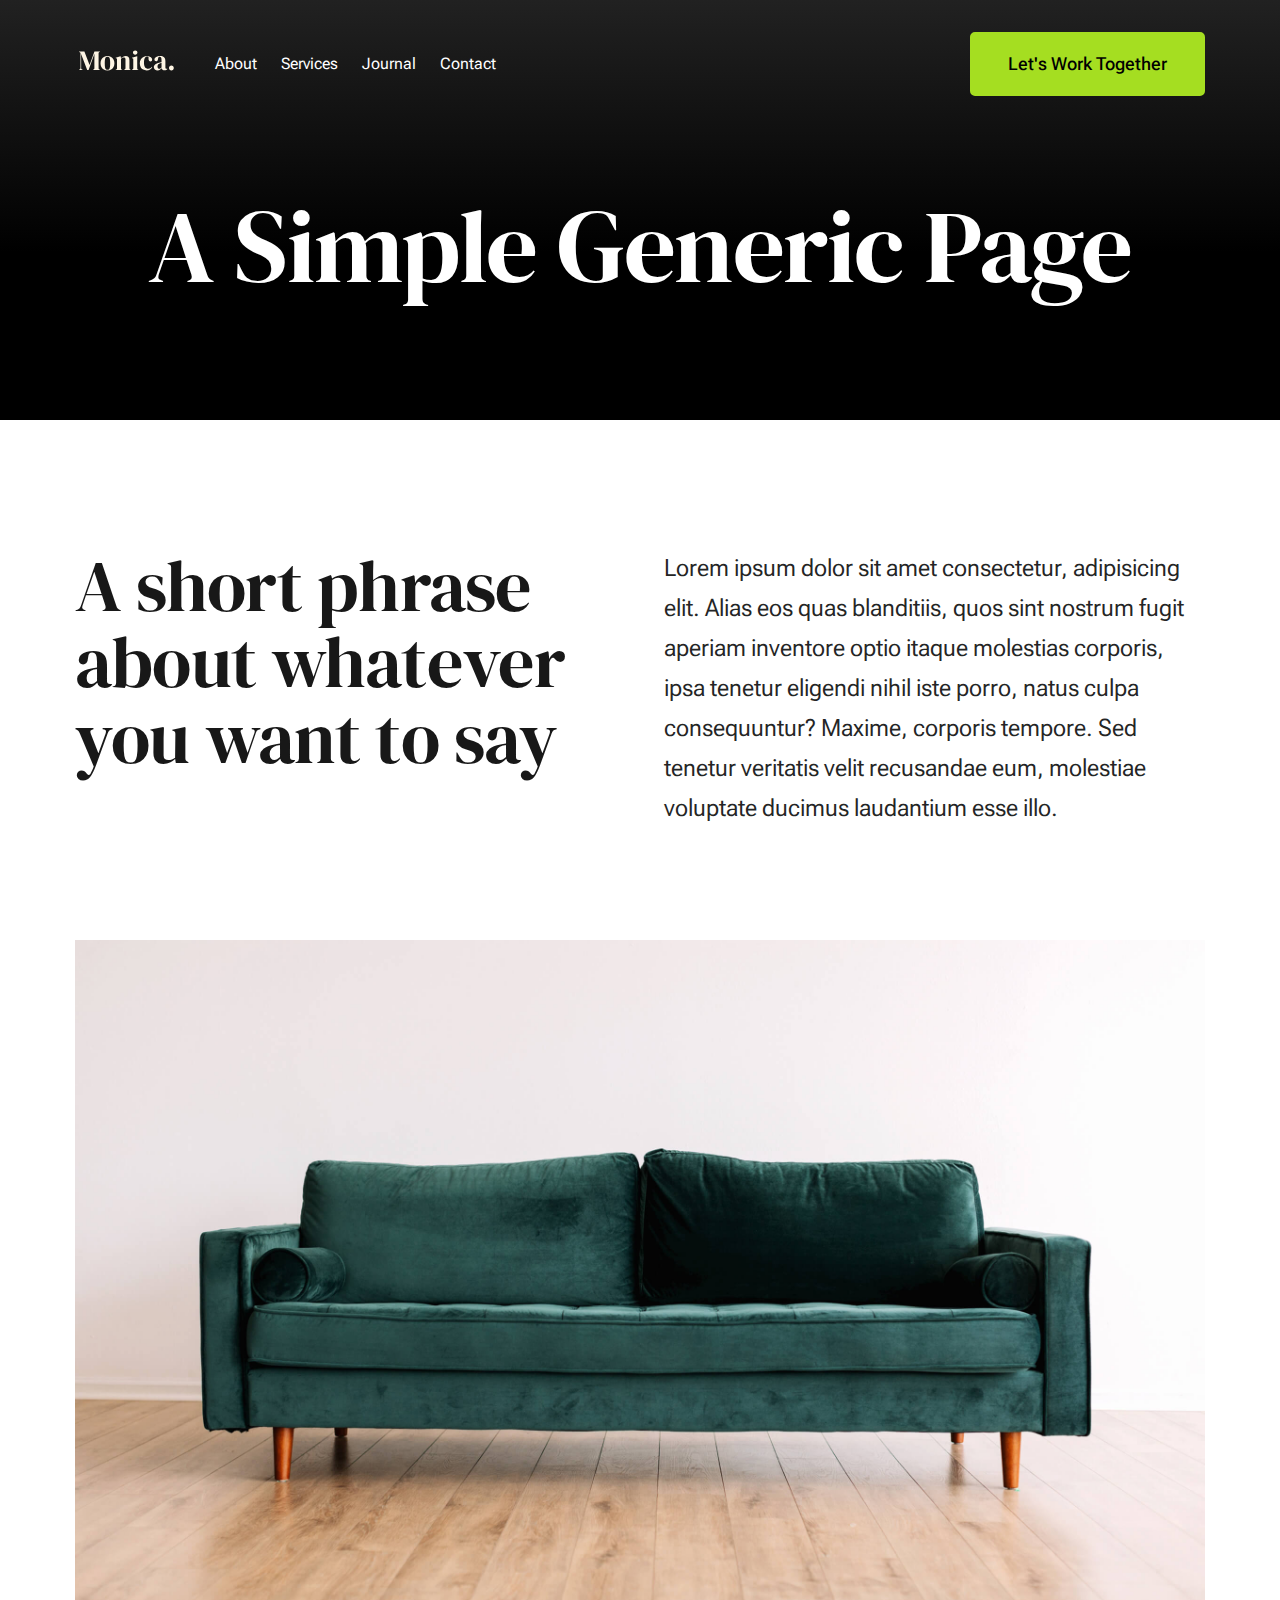
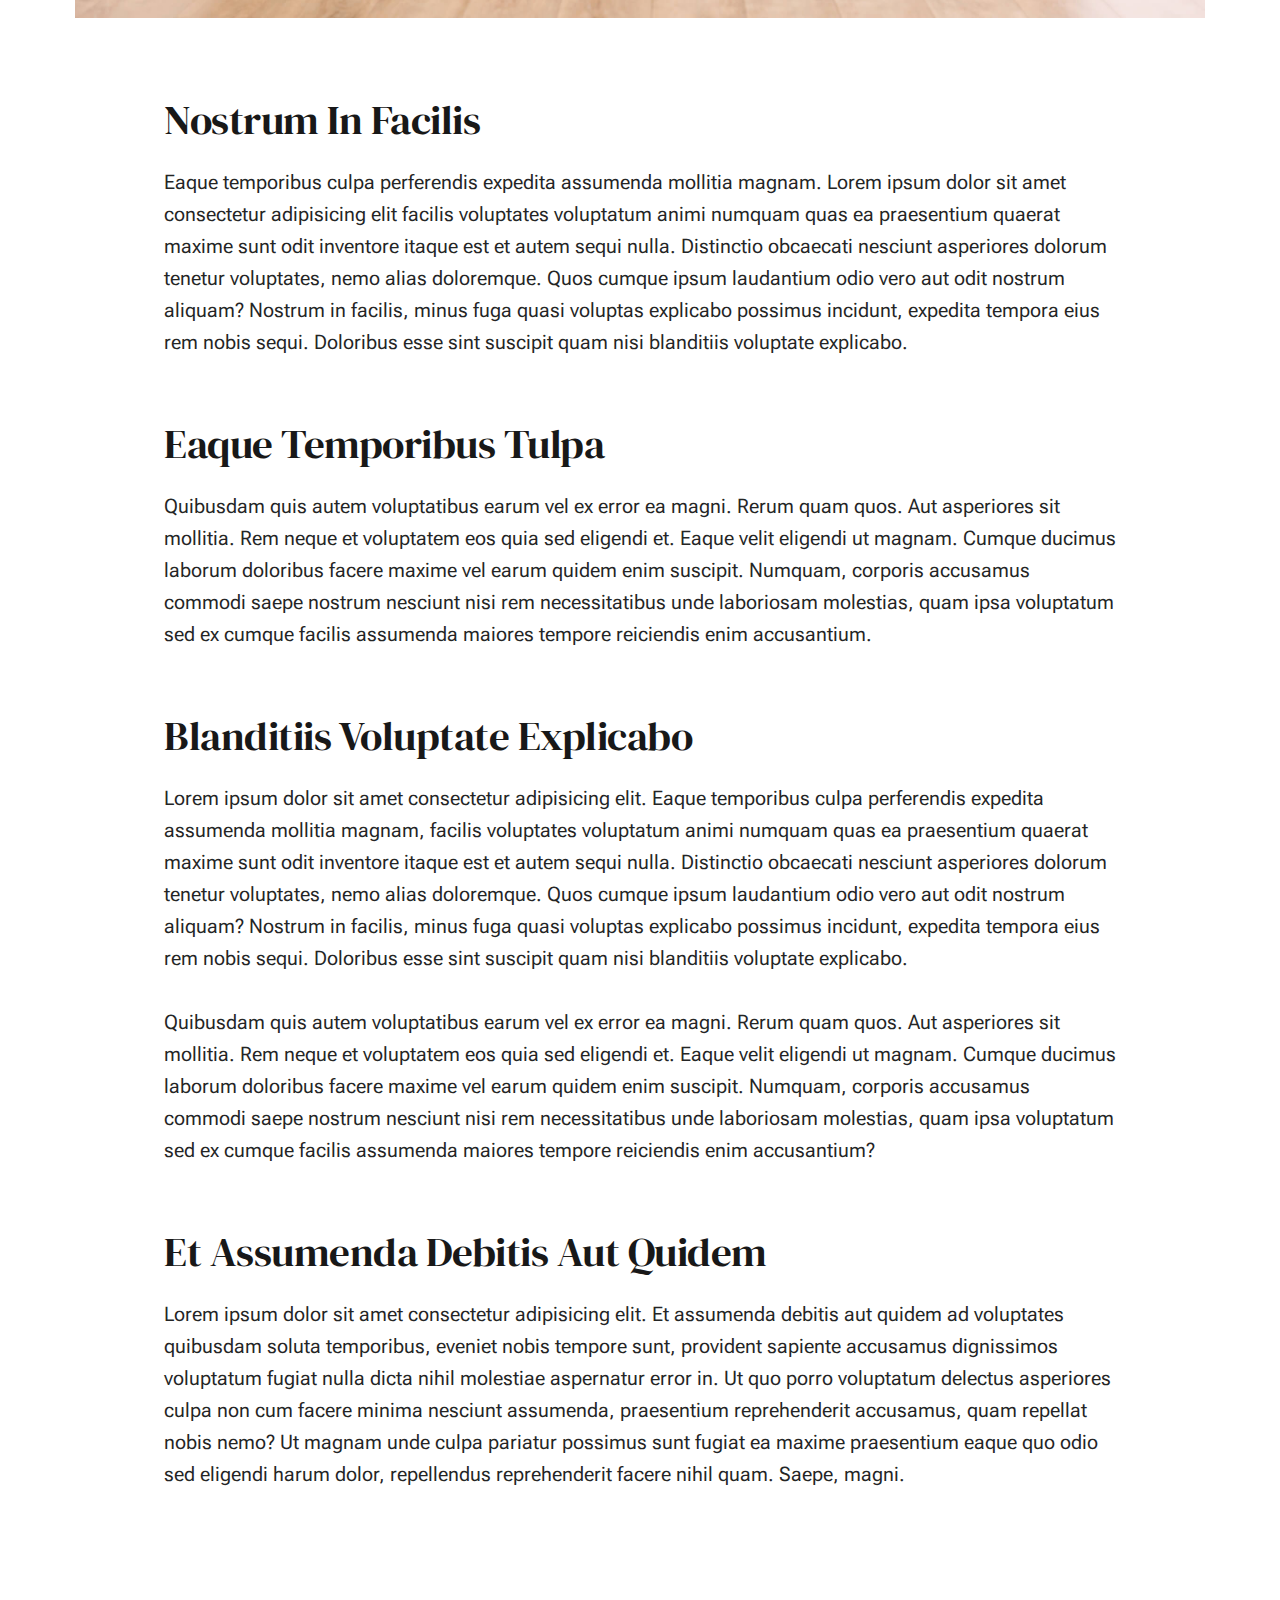
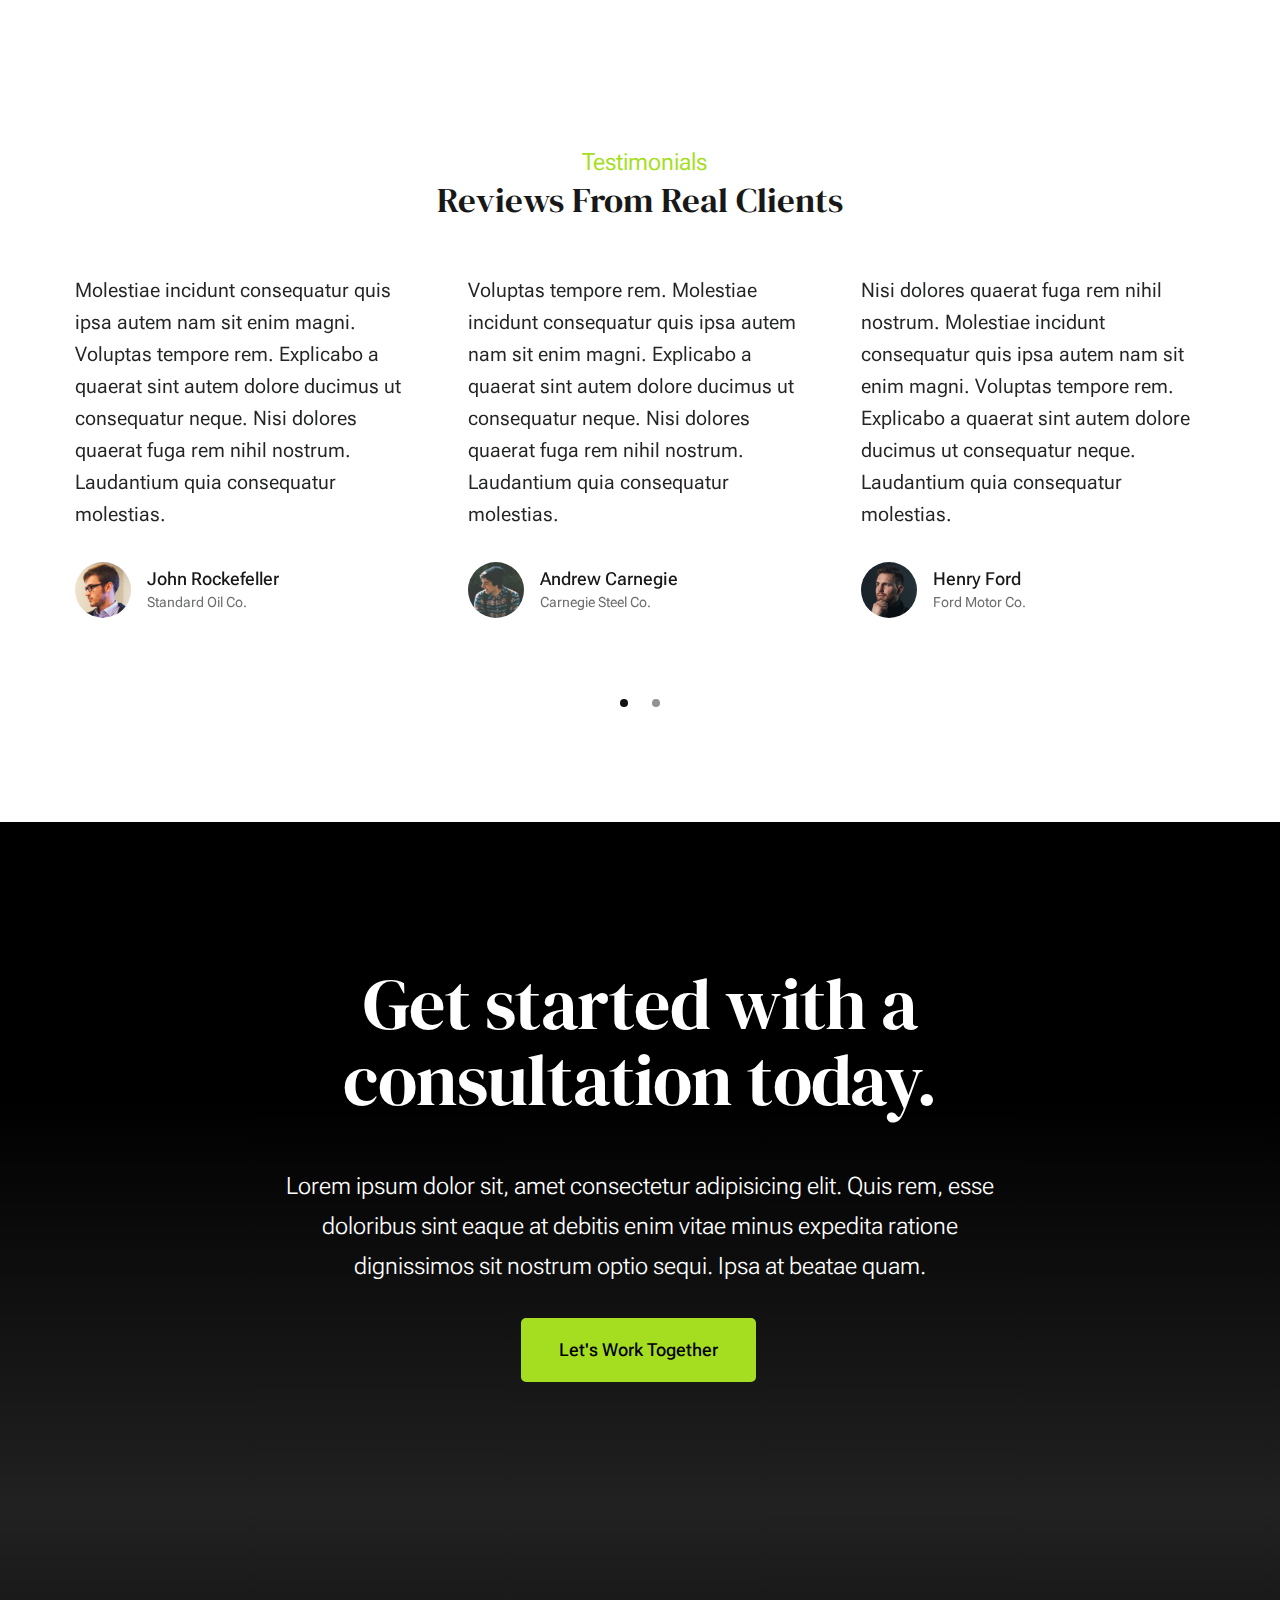
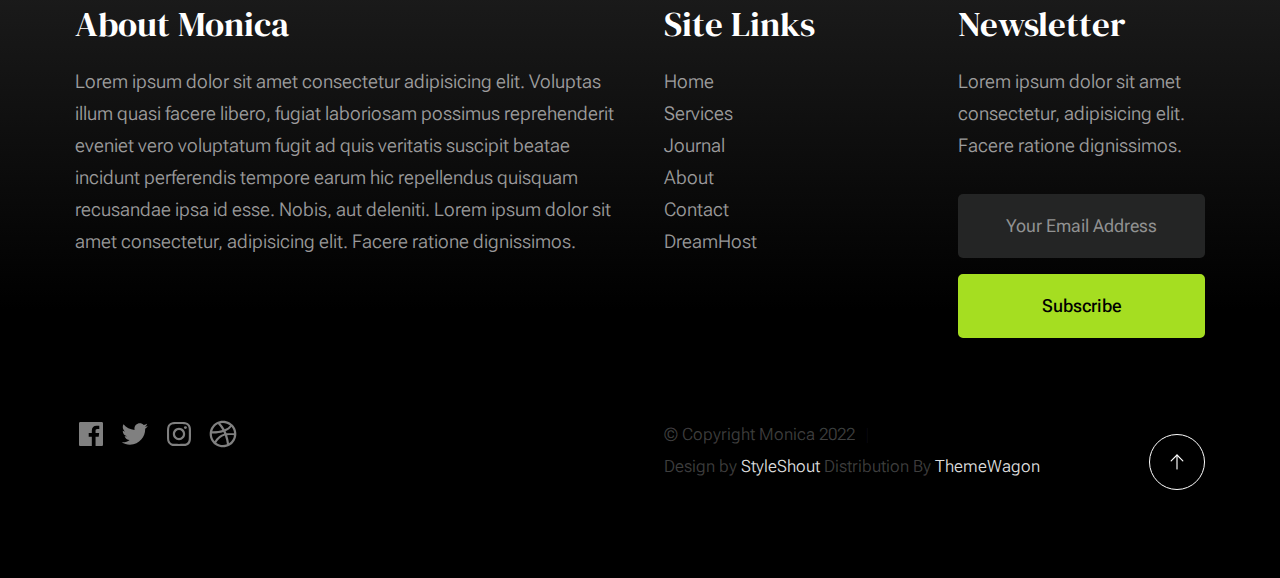
<file: generic.html>
<!DOCTYPE html>
<html lang="en" class="no-js" >
<head>

    <!--- basic page needs
    ================================================== -->
    <meta charset="utf-8">
    <meta name="viewport" content="width=device-width, initial-scale=1">
    <title>Generic - Monica</title>

    <script>
        document.documentElement.classList.remove('no-js');
        document.documentElement.classList.add('js');
    </script>

    <!-- CSS
    ================================================== -->
    <link rel="stylesheet" href="css/vendor.css">
    <link rel="stylesheet" href="css/styles.css">

    <!-- favicons
    ================================================== -->
    <link rel="apple-touch-icon" sizes="180x180" href="apple-touch-icon.png">
    <link rel="icon" type="image/png" sizes="32x32" href="favicon-32x32.png">
    <link rel="icon" type="image/png" sizes="16x16" href="favicon-16x16.png">
    <link rel="manifest" href="site.webmanifest">

</head>


<body id="top">


    <!-- preloader
    ================================================== -->
    <div id="preloader">
        <div id="loader" class="dots-fade">
            <div></div>
            <div></div>
            <div></div>
        </div>
    </div>


    <!-- page wrap
    ================================================== -->
    <div id="page" class="s-pagewrap">


        <!-- # site header 
        ================================================== -->
        <header class="s-header">

            <div class="row s-header__inner width-sixteen-col">

                <div class="s-header__block">
                    <div class="s-header__logo">
                        <a class="logo" href="index.html">
                            <img src="images/logo.svg" alt="Homepage">
                        </a>
                    </div>

                    <a class="s-header__menu-toggle" href="#0"><span>Menu</span></a>
                </div> <!-- end s-header__block -->

                <nav class="s-header__nav">
    
                    <ul class="s-header__menu-links">
                        <li><a href="about.html">About</a></li>
                        <li><a href="services.html">Services</a></li>
                        <li><a href="blog.html">Journal</a></li>
                        <li><a href="contact.html">Contact</a></li>
                    </ul> <!-- s-header__menu-links -->

                    <div class="s-header__contact">
                        <a href="contact.html" class="btn btn--primary s-header__contact-btn">Let's Work Together</a>                        
                    </div> <!-- s-header__contact -->
    
                </nav> <!-- end s-header__nav -->

            </div> <!-- end s-header__inner -->

        </header> <!-- end s-header -->


        <!-- # site main content
        ================================================== -->
        <section id="content" class="s-content">

               <section class="s-pageheader pageheader">
                    <div class="row">
                        <div class="column xl-12">
                            <h1 class="page-title">
                               A Simple Generic Page
                            </h1>
                            
                        </div>
                    </div>
               </section> <!-- end pageheader --> 

               <section class="s-pagecontent pagecontent">

                    <div class="row pageintro">
                        <div class="column xl-6 lg-12">
                            <h2 class="text-display-title">A short phrase about whatever you want to say</h2>
                        </div>
                        <div class="column xl-6 lg-12 u-flexitem-x-right">
                            <p class="lead">
                            Lorem ipsum dolor sit amet consectetur, adipisicing elit. Alias eos quas blanditiis, quos sint nostrum fugit aperiam 
                            inventore optio itaque molestias corporis, ipsa tenetur eligendi nihil iste porro, natus culpa consequuntur? Maxime, 
                            corporis tempore. Sed tenetur veritatis velit recusandae eum, molestiae voluptate ducimus laudantium esse illo. 
                            </p>
                        </div>                       
                    </div> <!-- end pageintro -->   
                    
                    <div class="row pagemedia">
                        <d class="column xl-12">
                            <figure class="page-media">                                
                                <img src="images/sample-1200.jpg" 
                                     srcset="images/sample-2400.jpg 2400w, 
                                             images/sample-1200.jpg 1200w, 
                                             images/sample-600.jpg 600w" sizes="(max-width: 2400px) 100vw, 2400px" alt="">
                            </figure>
                        </d>
                    </div> <!-- end pagemedia -->

                    <div class="row width-narrower pagemain">
                        <div class="column xl-12"> 

                            <h2>Nostrum In Facilis</h2>
                            <p>
                            Eaque temporibus culpa perferendis expedita assumenda mollitia magnam. Lorem ipsum dolor sit amet consectetur adipisicing elit
                            facilis voluptates voluptatum animi numquam quas ea praesentium quaerat maxime sunt odit inventore itaque est et autem sequi nulla. 
                            Distinctio obcaecati nesciunt asperiores dolorum tenetur voluptates, nemo alias doloremque. Quos cumque ipsum laudantium odio vero 
                            aut odit nostrum aliquam? Nostrum in facilis, minus fuga quasi voluptas explicabo possimus incidunt, expedita tempora eius rem nobis sequi. 
                            Doloribus esse sint suscipit quam nisi blanditiis voluptate explicabo.
                            </p>

                            <h2>Eaque Temporibus Tulpa</h2>

                            <p>
                            Quibusdam quis autem voluptatibus earum vel ex error ea magni. Rerum quam quos. Aut asperiores sit mollitia. Rem neque et voluptatem 
                            eos quia sed eligendi et. Eaque velit eligendi ut magnam. Cumque ducimus laborum doloribus facere maxime vel earum quidem enim suscipit. 
                            Numquam, corporis accusamus commodi saepe nostrum nesciunt nisi rem necessitatibus unde laboriosam molestias, quam ipsa voluptatum sed 
                            ex cumque facilis assumenda maiores tempore reiciendis enim accusantium.
                            </p>

                            <h2>Blanditiis Voluptate Explicabo</h2>
                            <p>
                            Lorem ipsum dolor sit amet consectetur adipisicing elit. Eaque temporibus culpa perferendis expedita assumenda mollitia magnam, 
                            facilis voluptates voluptatum animi numquam quas ea praesentium quaerat maxime sunt odit inventore itaque est et autem sequi nulla. 
                            Distinctio obcaecati nesciunt asperiores dolorum tenetur voluptates, nemo alias doloremque. Quos cumque ipsum laudantium odio vero aut 
                            odit nostrum aliquam? Nostrum in facilis, minus fuga quasi voluptas explicabo possimus incidunt, expedita tempora eius rem nobis sequi. 
                            Doloribus esse sint suscipit quam nisi blanditiis voluptate explicabo.
                            </p>

                            <p>
                            Quibusdam quis autem voluptatibus earum vel ex error ea magni. Rerum quam quos. Aut asperiores sit mollitia. Rem neque et voluptatem 
                            eos quia sed eligendi et. Eaque velit eligendi ut magnam. Cumque ducimus laborum doloribus facere maxime vel earum quidem enim suscipit. 
                            Numquam, corporis accusamus commodi saepe nostrum nesciunt nisi rem necessitatibus unde laboriosam molestias, quam ipsa voluptatum sed 
                            ex cumque facilis assumenda maiores tempore reiciendis enim accusantium?
                            </p>                   

                            <h2>Et Assumenda Debitis Aut Quidem</h2>
                            <p>
                            Lorem ipsum dolor sit amet consectetur adipisicing elit. Et assumenda debitis aut quidem ad voluptates quibusdam soluta temporibus, 
                            eveniet nobis tempore sunt, provident sapiente accusamus dignissimos voluptatum fugiat nulla dicta nihil molestiae aspernatur error in. 
                            Ut quo porro voluptatum delectus asperiores culpa non cum facere minima nesciunt assumenda, praesentium reprehenderit accusamus, quam 
                            repellat nobis nemo? Ut magnam unde culpa pariatur possimus sunt fugiat ea maxime praesentium eaque quo odio sed eligendi harum dolor, 
                            repellendus reprehenderit facere nihil quam. Saepe, magni.
                            </p>

                        </div> <!-- end grid-block-->
                    </div> <!-- end pagemain -->

               </section> <!-- pagecontent -->

               <section class="s-testimonials">

                    <div class="s-testimonials__header row row-x-center text-center">
                        <div class="column xl-8 lg-12">
        
                            <p class="text-pretitle">
                            Testimonials
                            </p>
                            <h3>
                            Reviews From Real Clients
                            </h3>                        
        
                        </div>
                    </div> <!--end s-testimonials__header -->

                    <div class="row s-testimonials__content">
                        <div class="column xl-12 testimonials">

                            <div class="swiper-container testimonials__slider page-slider">

                                <div class="swiper-wrapper">
                                    <div class="testimonials__slide swiper-slide">
                                        <p>
                                        Molestiae incidunt consequatur quis ipsa autem nam sit enim magni. Voluptas tempore rem. 
                                        Explicabo a quaerat sint autem dolore ducimus ut consequatur neque. Nisi dolores quaerat fuga rem nihil nostrum.
                                        Laudantium quia consequatur molestias.
                                        </p>
                                        <div class="testimonials__author">
                                            <img src="images/avatars/user-01.jpg" alt="Author image" class="testimonials__avatar">
                                            <cite class="testimonials__cite">
                                                <strong>John Rockefeller</strong>
                                                <span>Standard Oil Co.</span>
                                            </cite>
                                        </div>
                                    </div>
                                    <div class="testimonials__slide swiper-slide">
                                        <p>
                                        Voluptas tempore rem. Molestiae incidunt consequatur quis ipsa autem nam sit enim magni. 
                                        Explicabo a quaerat sint autem dolore ducimus ut consequatur neque. Nisi dolores quaerat fuga rem nihil nostrum.
                                        Laudantium quia consequatur molestias.
                                        </p>
                                        <div class="testimonials__author">
                                            <img src="images/avatars/user-04.jpg" alt="Author image" class="testimonials__avatar">
                                            <cite class="testimonials__cite">
                                                <strong>Andrew Carnegie</strong>
                                                <span>Carnegie Steel Co.</span>
                                            </cite>
                                        </div>
                                    </div>
                                    <div class="testimonials__slide swiper-slide">
                                        <p>
                                        Nisi dolores quaerat fuga rem nihil nostrum. Molestiae incidunt consequatur quis ipsa autem nam sit enim magni. 
                                        Voluptas tempore rem. Explicabo a quaerat sint autem dolore ducimus ut consequatur neque. 
                                        Laudantium quia consequatur molestias.
                                        </p>
                                        <div class="testimonials__author">
                                            <img src="images/avatars/user-06.jpg" alt="Author image" class="testimonials__avatar">
                                            <cite class="testimonials__cite">
                                                <strong>Henry Ford</strong>
                                                <span>Ford Motor Co.</span>
                                            </cite>
                                        </div>
                                    </div>
                                    <div class="testimonials__slide swiper-slide">
                                        <p>
                                        Molestiae incidunt consequatur quis ipsa autem nam sit enim magni. Voluptas tempore rem. 
                                        Explicabo a quaerat sint autem dolore ducimus ut consequatur neque. Nisi dolores quaerat fuga rem nihil nostrum.
                                        Laudantium quia consequatur molestias.
                                        </p>
                                        <div class="testimonials__author">
                                            <img src="images/avatars/user-02.jpg" alt="Author image" class="testimonials__avatar">
                                            <cite class="testimonials__cite">
                                                <strong>John Morgan</strong>
                                                <span>JP Morgan & Co.</span>
                                            </cite>
                                        </div>
                                    </div> 
                                </div> <!-- end swiper-wrapper --> 

                                <div class="swiper-pagination"></div>

                            </div> <!--end testimonials__slider --> 

                        </div> <!-- testimonials -->
                    </div> <!--end s-testimonials__content -->

               </section> <!-- end s-testimonials -->

        </section> <!-- s-content-->

        <!-- # cta
        ================================================== -->
        <section id="cta" class="s-cta">

            <div class="row row-x-center text-center">
                <div class="column xl-8 lg-12">

                    <div class="s-cta__content">
                        <h2 class="text-display-title">
                        Get started with a consultation today.
                        </h2>
                        <p class="lead">
                        Lorem ipsum dolor sit, amet consectetur adipisicing elit. Quis rem, esse doloribus sint eaque at debitis enim vitae minus expedita ratione dignissimos sit nostrum optio sequi. Ipsa at beatae quam.
                        </p>
                        <a href="contact.html" class="btn btn--primary">Let's Work Together</a>
                    </div>

                </div>
            </div>

        </section> <!-- end s-cta -->


        <!-- # footer 
        ================================================== -->
        <footer class="s-footer">
            <div class="row s-footer__content">
                <div class="column xl-6 lg-6 md-12 s-footer__block s-footer__about">                    
                    <h3>About Monica</h3>
                    <p>
                    Lorem ipsum dolor sit amet consectetur adipisicing elit. Voluptas illum quasi facere libero, 
                    fugiat laboriosam possimus reprehenderit eveniet vero voluptatum fugit ad quis veritatis suscipit beatae 
                    incidunt perferendis tempore earum hic repellendus quisquam recusandae ipsa id esse. Nobis, aut deleniti.
                    Lorem ipsum dolor sit amet consectetur, adipisicing elit. Facere ratione dignissimos.
                    </p>               
                </div>                
                <div class="column xl-3 lg-6 md-12 s-footer__block s-footer__site-links">
                    <h3>Site Links</h3>
                    <ul class="link-list">
                        <li><a href="index.html">Home</a></li>
                        <li><a href="services.html">Services</a></li>
                        <li><a href="blog.html">Journal</a></li>
                        <li><a href="about.html">About</a></li>
                        <li><a href="contact.html">Contact</a></li>
                        <li><a href="https://www.dreamhost.com/r.cgi?287326">DreamHost</a></li>
                    </ul>
                </div>
                <div class="column xl-3 lg-6 md-12 tab-12 s-footer__block s-footer__newsletter">
                    <h3>Newsletter</h3>

                    <p>
                    Lorem ipsum dolor sit amet consectetur, adipisicing elit. Facere ratione dignissimos.
                    </p>

                    <div class="subscribe-form">
                        <form id="mc-form" class="mc-form">
                            <input type="email" name="EMAIL" id="mce-EMAIL" class="u-fullwidth text-center" placeholder="Your Email Address" title="The domain portion of the email address is invalid (the portion after the @)." pattern="^([^\x00-\x20\x22\x28\x29\x2c\x2e\x3a-\x3c\x3e\x40\x5b-\x5d\x7f-\xff]+|\x22([^\x0d\x22\x5c\x80-\xff]|\x5c[\x00-\x7f])*\x22)(\x2e([^\x00-\x20\x22\x28\x29\x2c\x2e\x3a-\x3c\x3e\x40\x5b-\x5d\x7f-\xff]+|\x22([^\x0d\x22\x5c\x80-\xff]|\x5c[\x00-\x7f])*\x22))*\x40([^\x00-\x20\x22\x28\x29\x2c\x2e\x3a-\x3c\x3e\x40\x5b-\x5d\x7f-\xff]+|\x5b([^\x0d\x5b-\x5d\x80-\xff]|\x5c[\x00-\x7f])*\x5d)(\x2e([^\x00-\x20\x22\x28\x29\x2c\x2e\x3a-\x3c\x3e\x40\x5b-\x5d\x7f-\xff]+|\x5b([^\x0d\x5b-\x5d\x80-\xff]|\x5c[\x00-\x7f])*\x5d))*(\.\w{2,})+$" required>
                            <input type="submit" name="subscribe" value="Subscribe" class="btn btn--primary btn--small u-fullwidth">
                            <!-- <div style="position: absolute; left: -5000px;" aria-hidden="true"><input type="text" name="b_cdb7b577e41181934ed6a6a44_9a91cfe7b3" tabindex="-1" value=""></div> -->
                            <div class="mc-status"></div>
                        </form>
                    </div>
                </div>
            </div>    
            
            <div class="row s-footer__bottom">
                <div class="column xl-6 lg-12">
                    <ul class="s-footer__social social-list">
                        <li>
                            <a href="#0">
                                <svg xmlns="http://www.w3.org/2000/svg" width="24" height="24" viewBox="0 0 24 24" style="fill:rgba(0, 0, 0, 1);transform:;-ms-filter:"><path d="M20,3H4C3.447,3,3,3.448,3,4v16c0,0.552,0.447,1,1,1h8.615v-6.96h-2.338v-2.725h2.338v-2c0-2.325,1.42-3.592,3.5-3.592 c0.699-0.002,1.399,0.034,2.095,0.107v2.42h-1.435c-1.128,0-1.348,0.538-1.348,1.325v1.735h2.697l-0.35,2.725h-2.348V21H20 c0.553,0,1-0.448,1-1V4C21,3.448,20.553,3,20,3z"></path></svg>
                                <span class="u-screen-reader-text">Facebook</span>
                            </a>
                        </li>
                        <li>
                            <a href="#0">
                                <svg xmlns="http://www.w3.org/2000/svg" width="24" height="24" viewBox="0 0 24 24" style="fill:rgba(0, 0, 0, 1);transform:;-ms-filter:"><path d="M19.633,7.997c0.013,0.175,0.013,0.349,0.013,0.523c0,5.325-4.053,11.461-11.46,11.461c-2.282,0-4.402-0.661-6.186-1.809 c0.324,0.037,0.636,0.05,0.973,0.05c1.883,0,3.616-0.636,5.001-1.721c-1.771-0.037-3.255-1.197-3.767-2.793 c0.249,0.037,0.499,0.062,0.761,0.062c0.361,0,0.724-0.05,1.061-0.137c-1.847-0.374-3.23-1.995-3.23-3.953v-0.05 c0.537,0.299,1.16,0.486,1.82,0.511C3.534,9.419,2.823,8.184,2.823,6.787c0-0.748,0.199-1.434,0.548-2.032 c1.983,2.443,4.964,4.04,8.306,4.215c-0.062-0.3-0.1-0.611-0.1-0.923c0-2.22,1.796-4.028,4.028-4.028 c1.16,0,2.207,0.486,2.943,1.272c0.91-0.175,1.782-0.512,2.556-0.973c-0.299,0.935-0.936,1.721-1.771,2.22 c0.811-0.088,1.597-0.312,2.319-0.624C21.104,6.712,20.419,7.423,19.633,7.997z"></path></svg>
                                <span class="u-screen-reader-text">Twitter</span>
                            </a>
                        </li>
                        <li>
                            <a href="#0">
                                <svg xmlns="http://www.w3.org/2000/svg" width="24" height="24" viewBox="0 0 24 24" style="fill:rgba(0, 0, 0, 1);transform:;-ms-filter:"><path d="M11.999,7.377c-2.554,0-4.623,2.07-4.623,4.623c0,2.554,2.069,4.624,4.623,4.624c2.552,0,4.623-2.07,4.623-4.624 C16.622,9.447,14.551,7.377,11.999,7.377L11.999,7.377z M11.999,15.004c-1.659,0-3.004-1.345-3.004-3.003 c0-1.659,1.345-3.003,3.004-3.003s3.002,1.344,3.002,3.003C15.001,13.659,13.658,15.004,11.999,15.004L11.999,15.004z"></path><circle cx="16.806" cy="7.207" r="1.078"></circle><path d="M20.533,6.111c-0.469-1.209-1.424-2.165-2.633-2.632c-0.699-0.263-1.438-0.404-2.186-0.42 c-0.963-0.042-1.268-0.054-3.71-0.054s-2.755,0-3.71,0.054C7.548,3.074,6.809,3.215,6.11,3.479C4.9,3.946,3.945,4.902,3.477,6.111 c-0.263,0.7-0.404,1.438-0.419,2.186c-0.043,0.962-0.056,1.267-0.056,3.71c0,2.442,0,2.753,0.056,3.71 c0.015,0.748,0.156,1.486,0.419,2.187c0.469,1.208,1.424,2.164,2.634,2.632c0.696,0.272,1.435,0.426,2.185,0.45 c0.963,0.042,1.268,0.055,3.71,0.055s2.755,0,3.71-0.055c0.747-0.015,1.486-0.157,2.186-0.419c1.209-0.469,2.164-1.424,2.633-2.633 c0.263-0.7,0.404-1.438,0.419-2.186c0.043-0.962,0.056-1.267,0.056-3.71s0-2.753-0.056-3.71C20.941,7.57,20.801,6.819,20.533,6.111z M19.315,15.643c-0.007,0.576-0.111,1.147-0.311,1.688c-0.305,0.787-0.926,1.409-1.712,1.711c-0.535,0.199-1.099,0.303-1.67,0.311 c-0.95,0.044-1.218,0.055-3.654,0.055c-2.438,0-2.687,0-3.655-0.055c-0.569-0.007-1.135-0.112-1.669-0.311 c-0.789-0.301-1.414-0.923-1.719-1.711c-0.196-0.534-0.302-1.099-0.311-1.669c-0.043-0.95-0.053-1.218-0.053-3.654 c0-2.437,0-2.686,0.053-3.655c0.007-0.576,0.111-1.146,0.311-1.687c0.305-0.789,0.93-1.41,1.719-1.712 c0.534-0.198,1.1-0.303,1.669-0.311c0.951-0.043,1.218-0.055,3.655-0.055c2.437,0,2.687,0,3.654,0.055 c0.571,0.007,1.135,0.112,1.67,0.311c0.786,0.303,1.407,0.925,1.712,1.712c0.196,0.534,0.302,1.099,0.311,1.669 c0.043,0.951,0.054,1.218,0.054,3.655c0,2.436,0,2.698-0.043,3.654H19.315z"></path></svg>
                                <span class="u-screen-reader-text">Instagram</span>
                            </a>
                        </li>
                        <li>
                            <a href="#0">
                                <svg xmlns="http://www.w3.org/2000/svg" width="24" height="24" viewBox="0 0 24 24" style="fill: rgba(0, 0, 0, 1);transform: ;msFilter:;"><path d="M20.66 6.98a9.932 9.932 0 0 0-3.641-3.64C15.486 2.447 13.813 2 12 2s-3.486.447-5.02 1.34c-1.533.893-2.747 2.107-3.64 3.64S2 10.187 2 12s.446 3.487 1.34 5.02a9.924 9.924 0 0 0 3.641 3.64C8.514 21.553 10.187 22 12 22s3.486-.447 5.02-1.34a9.932 9.932 0 0 0 3.641-3.64C21.554 15.487 22 13.813 22 12s-.446-3.487-1.34-5.02zM12 3.66c2 0 3.772.64 5.32 1.919-.92 1.174-2.286 2.14-4.1 2.9-1.002-1.813-2.088-3.327-3.261-4.54A7.715 7.715 0 0 1 12 3.66zM5.51 6.8a8.116 8.116 0 0 1 2.711-2.22c1.212 1.201 2.325 2.7 3.34 4.5-2 .6-4.114.9-6.341.9-.573 0-1.006-.013-1.3-.04A8.549 8.549 0 0 1 5.51 6.8zM3.66 12c0-.054.003-.12.01-.2.007-.08.01-.146.01-.2.254.014.641.02 1.161.02 2.666 0 5.146-.367 7.439-1.1.187.373.381.793.58 1.26-1.32.293-2.674 1.006-4.061 2.14S6.4 16.247 5.76 17.5c-1.4-1.587-2.1-3.42-2.1-5.5zM12 20.34c-1.894 0-3.594-.587-5.101-1.759.601-1.187 1.524-2.322 2.771-3.401 1.246-1.08 2.483-1.753 3.71-2.02a29.441 29.441 0 0 1 1.56 6.62 8.166 8.166 0 0 1-2.94.56zm7.08-3.96a8.351 8.351 0 0 1-2.58 2.621c-.24-2.08-.7-4.107-1.379-6.081.932-.066 1.765-.1 2.5-.1.799 0 1.686.034 2.659.1a8.098 8.098 0 0 1-1.2 3.46zm-1.24-5c-1.16 0-2.233.047-3.22.14a27.053 27.053 0 0 0-.68-1.62c2.066-.906 3.532-2.006 4.399-3.3 1.2 1.414 1.854 3.027 1.96 4.84-.812-.04-1.632-.06-2.459-.06z"></path></svg>
                                <span class="u-screen-reader-text">Dribbble</span>
                            </a>
                        </li>
                    </ul> <!-- end s-footer__social -->
                </div>
                <div class="column xl-6 lg-12">
                    <p class="ss-copyright">
                        <span>© Copyright Monica 2022</span> 
                        <span>Design by <a href="https://www.styleshout.com/">StyleShout</a> Distribution By <a href="https://themewagon.com">ThemeWagon</a></span>
                    </p>
                </div>

                <div class="ss-go-top">
                    <a class="smoothscroll" title="Back to Top" href="#top">
                        <svg xmlns="http://www.w3.org/2000/svg" viewBox="0 0 24 24" width="36" height="36" fill="none" stroke="#ffffff" stroke-width="1" stroke-linecap="round" stroke-linejoin="round">&lt;!--!  Atomicons Free 1.00 by @atisalab License - https://atomicons.com/license/ (Icons: CC BY 4.0) Copyright 2021 Atomicons --&gt;<polyline points="17 11 12 6 7 11"></polyline><line x1="12" y1="18" x2="12" y2="6"></line></svg>
                    </a>
                </div> <!-- end ss-go-top -->
            </div>
            
        </footer> <!-- end s-footer -->

    </div> <!-- end page-wrap -->

    <!-- Java Script
    ================================================== -->
    <script src="js/plugins.js"></script>
    <script src="js/main.js"></script>

</body>
</html>
</file>
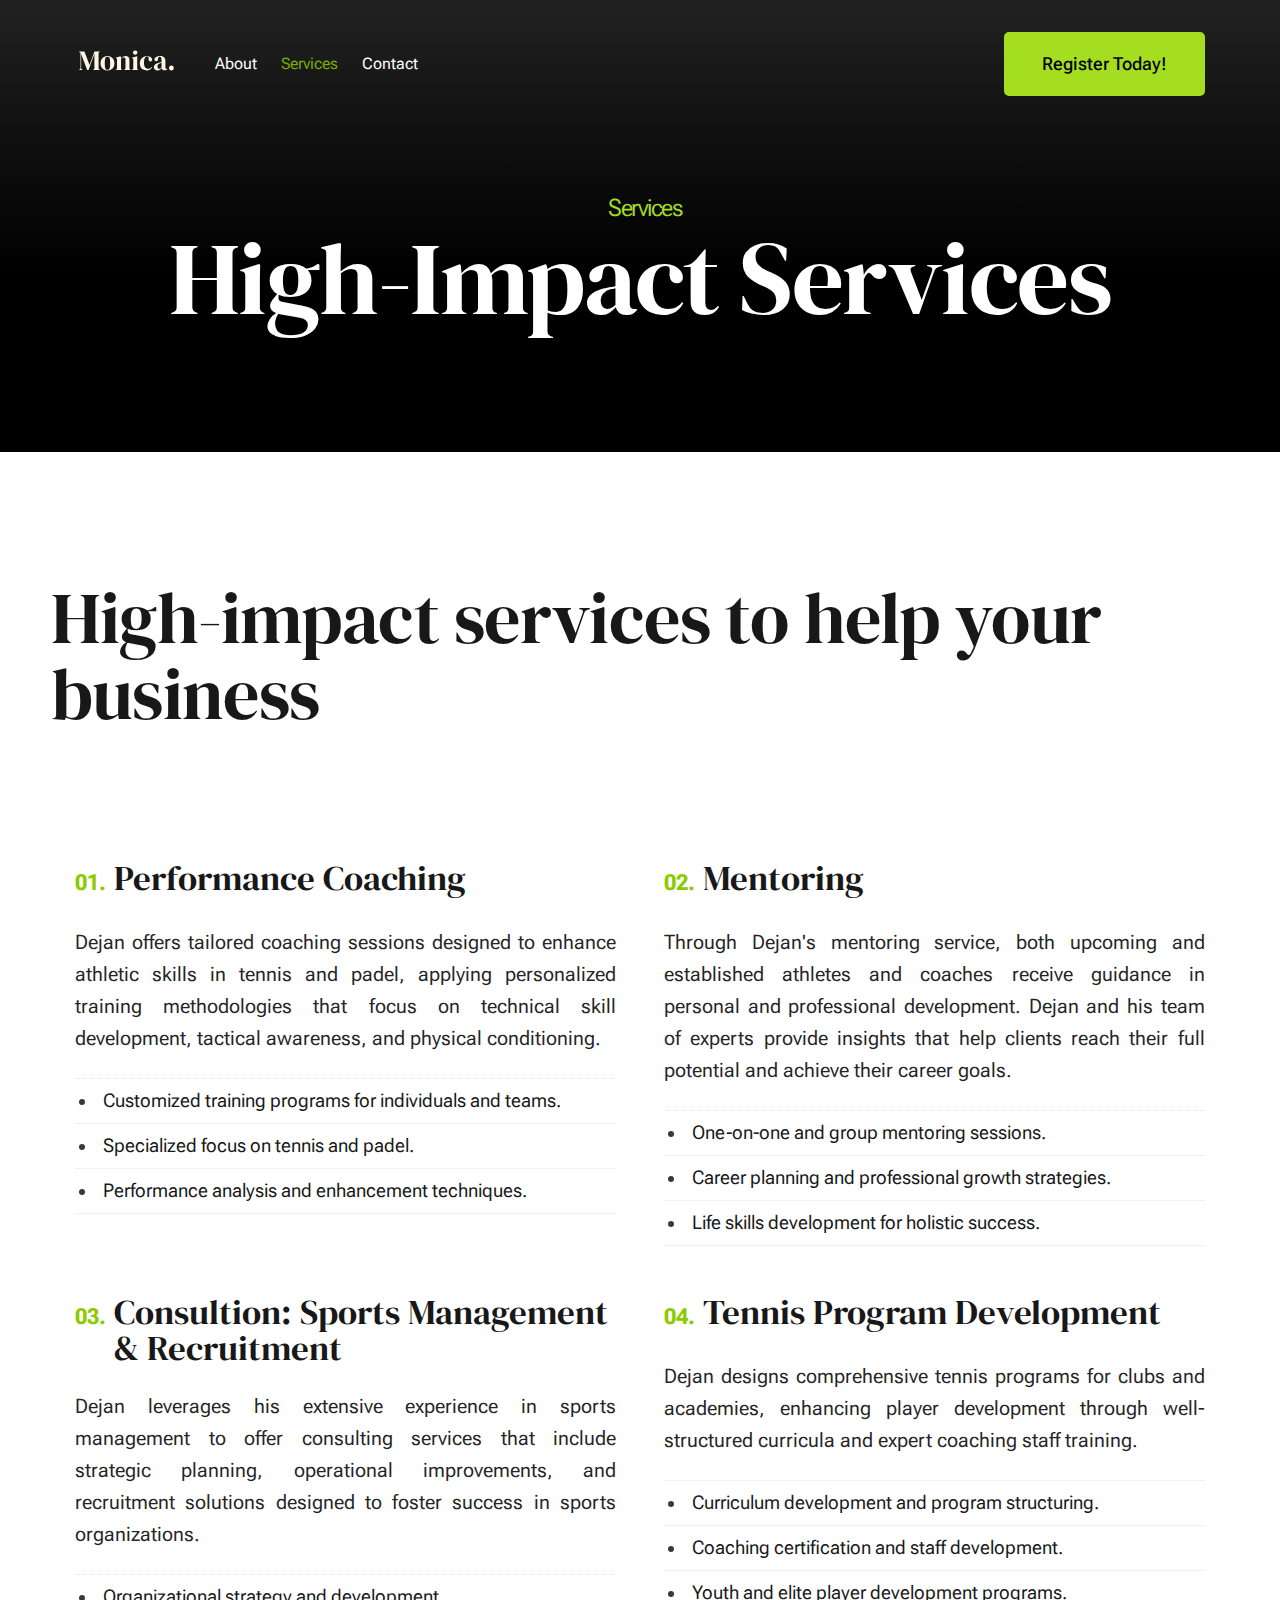
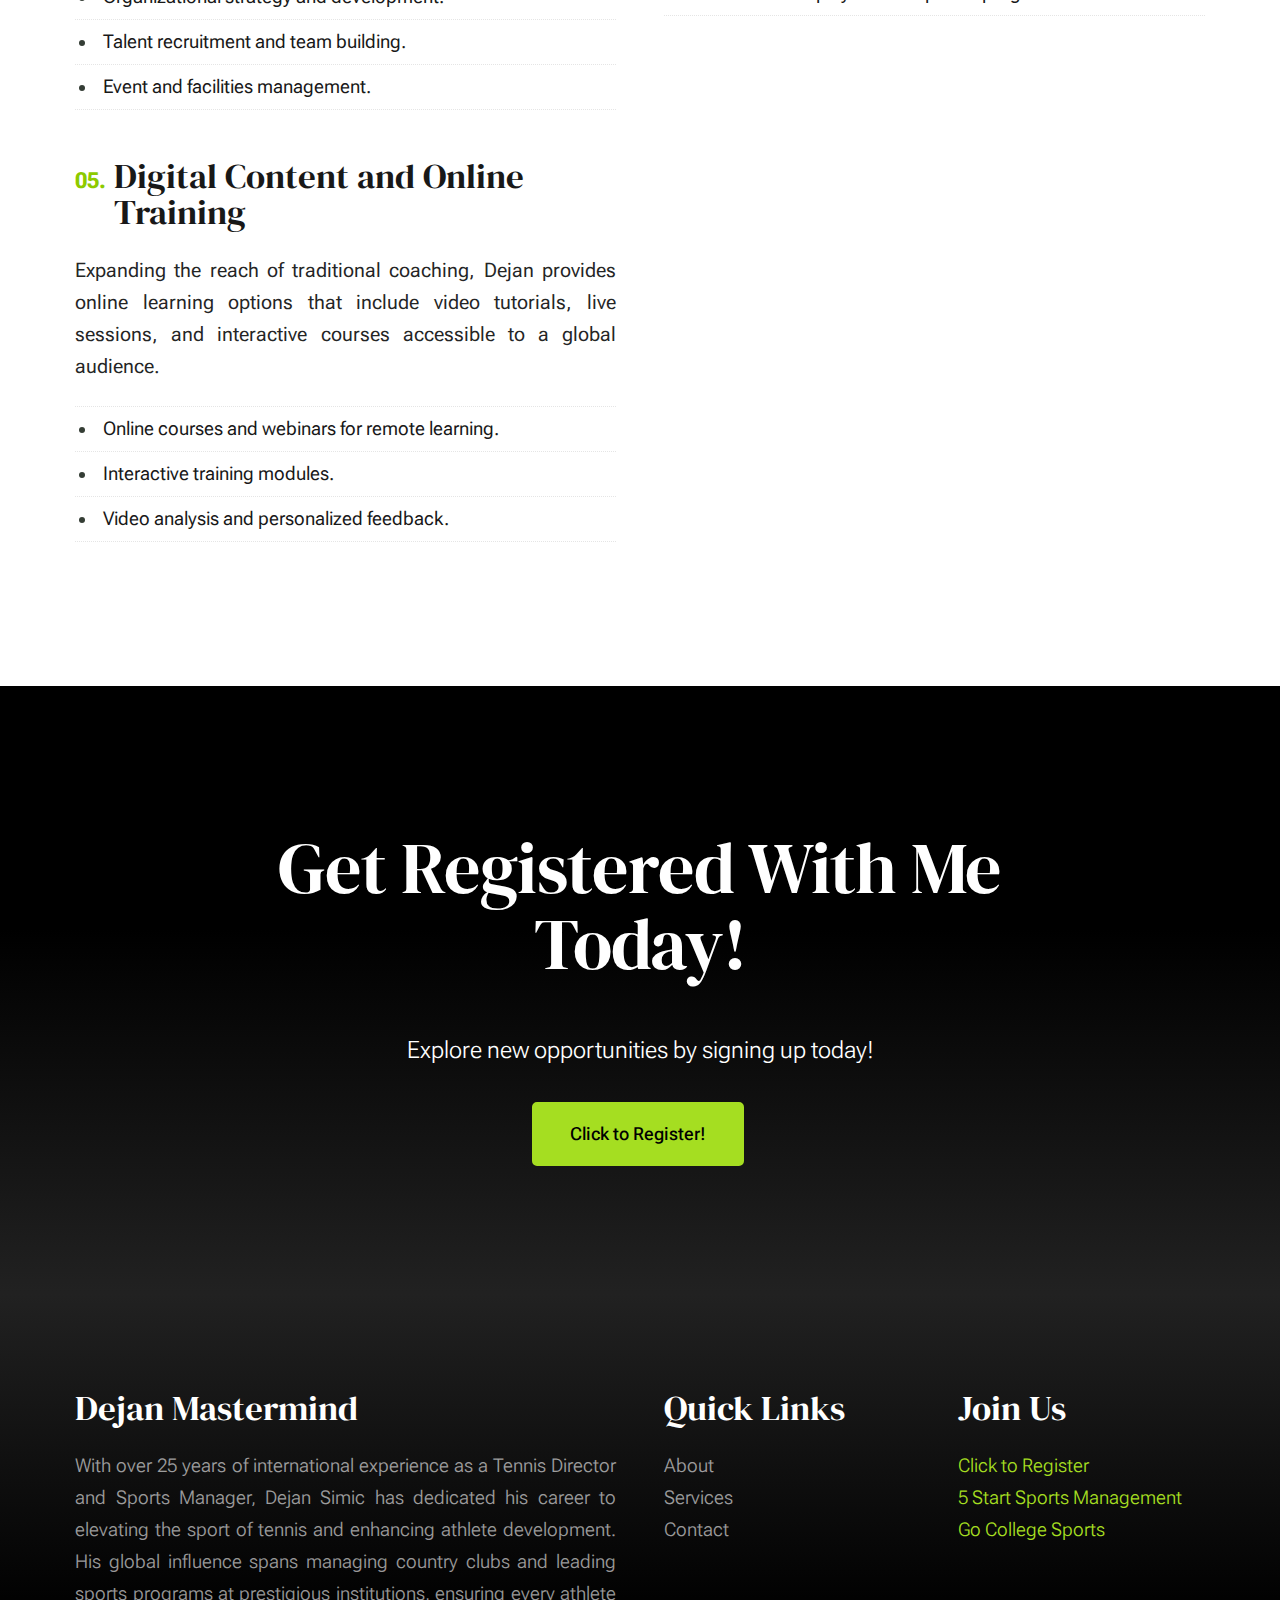
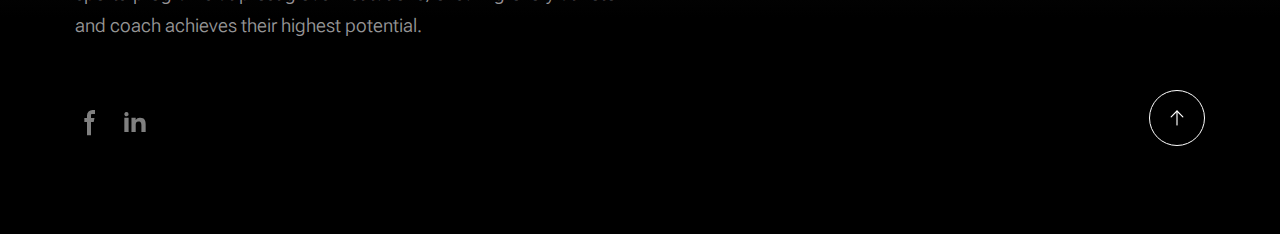
<file: services.html>
<!DOCTYPE html>
<html lang="en" class="no-js" >
<head>

    <!--- basic page needs
    ================================================== -->
    <meta charset="utf-8">
    <meta name="viewport" content="width=device-width, initial-scale=1">
    <title>Services - Dejan</title>

    <script>
        document.documentElement.classList.remove('no-js');
        document.documentElement.classList.add('js');
    </script>

    <!-- CSS
    ================================================== -->
    <link rel="stylesheet" href="css/vendor.css">
    <link rel="stylesheet" href="css/styles.css">

    <!-- favicons
    ================================================== -->
    <link rel="apple-touch-icon" sizes="180x180" href="apple-touch-icon.png">
    <link rel="icon" type="image/png" sizes="32x32" href="favicon-32x32.png">
    <link rel="icon" type="image/png" sizes="16x16" href="favicon-16x16.png">
    <link rel="manifest" href="site.webmanifest">

</head>


<body id="top">


    <!-- preloader
    ================================================== -->
    <div id="preloader">
        <div id="loader" class="dots-fade">
            <div></div>
            <div></div>
            <div></div>
        </div>
    </div>


    <!-- page wrap
    ================================================== -->
    <div id="page" class="s-pagewrap">

        <!-- # site header 
        ================================================== -->
        <header class="s-header">

            <div class="row s-header__inner width-sixteen-col">

                <div class="s-header__block">
                    <div class="s-header__logo">
                        <a class="logo" href="index.html">
                            <img src="images/logo.svg" alt="Homepage">
                        </a>
                    </div>

                    <a class="s-header__menu-toggle" href="#0"><span>Menu</span></a>
                </div> <!-- end s-header__block -->

                <nav class="s-header__nav">
    
                    <ul class="s-header__menu-links">
                        <li><a href="about.html">About</a></li>
                        <li class="current"><a href="services.html">Services</a></li>
                        <!-- <li><a href="blog.html">Journal</a></li> -->
                        <li><a href="contact.html">Contact</a></li>
                    </ul> <!-- s-header__menu-links -->

                    <div class="s-header__contact">
                        <a href="https://www.google.com" class="btn btn--primary s-header__contact-btn">Register Today!</a>                        
                    </div> <!-- s-header__contact -->
    
                </nav> <!-- end s-header__nav -->

            </div> <!-- end s-header__inner -->

        </header> <!-- end s-header -->

        <!-- # site main content
        ================================================== -->
        <section id="content" class="s-content">

               <section class="s-pageheader pageheader">
                    <div class="row">
                        <div class="column xl-12">
                            <h1 class="page-title">
                                <span class="page-title__small-type text-pretitle">Services</span>
                                High-Impact Services
                            </h1>
                            
                        </div>
                    </div>
               </section> <!-- pageheader -->  

               <section class="s-pagecontent pagecontent">

                    <div class="row pageintro">
                        <h2 class="text-display-title">High-impact services to help your business</h2>
                        <!-- <div class="column xl-6 lg-12 u-flexitem-x-right">
                            <p class="lead">
                            Lorem ipsum dolor sit amet consectetur, adipisicing elit. Alias eos quas blanditiis, quos sint nostrum fugit aperiam 
                            inventore optio itaque molestias corporis, ipsa tenetur eligendi nihil iste porro, natus culpa consequuntur? Maxime, 
                            corporis tempore. Sed tenetur veritatis velit recusandae eum, molestiae voluptate ducimus laudantium esse illo 
                            doloribus atque eligendi deleniti iusto. 
                            </p>
                        </div>                        -->
                    </div>  <!-- pageintro -->       

                    <div class="row">
                        <div class="column xl-12 grid-block">             
                            
                            <div class="grid-full grid-list-items list-items show-ctr">
                                
                                <div class="grid-list-items__item list-items__item">
                                    <div class="list-items__item-header">
                                        <h3 class="list-items__item-title">Performance Coaching</h3>
                                    </div>
                                    <div class="list-items__item-text">
                                        <p style="text-align: justify;">
                                            Dejan offers tailored coaching sessions designed to enhance athletic skills in tennis and padel, applying personalized training methodologies that focus on technical skill development, tactical awareness, and physical conditioning.
                                        </p>

                                        <ul class="list-services">
                                            <li>Customized training programs for individuals and teams.</li>
                                            <li>Specialized focus on tennis and padel.</li>
                                            <li>Performance analysis and enhancement techniques.</li>
                                        </ul>
                                    </div>
                                </div> <!-- end list-items__item -->
                                <div class="grid-list-items__item list-items__item">
                                    <div class="list-items__item-header">
                                        <h3 class="list-items__item-title">Mentoring</h3>
                                    </div>
                                    <div class="list-items__item-text">
                                        <p style="text-align: justify;">
                                            Through Dejan's mentoring service, both upcoming and established athletes and coaches receive guidance in personal and professional development. Dejan and his team of experts provide insights that help clients reach their full potential and achieve their career goals.
                                        </p>

                                        <ul class="list-services">
                                            <li>One-on-one and group mentoring sessions.</li>
                                            <li>Career planning and professional growth strategies.</li>
                                            <li>Life skills development for holistic success.</li>
                                            
                                        </ul>
                                    </div>
                                </div> <!-- end list-items__item -->
                                <div class="grid-list-items__item list-items__item">
                                    <div class="list-items__item-header">
                                        <h3 class="list-items__item-title">Consultion: Sports Management & Recruitment</h3>
                                    </div>
                                    <div class="list-items__item-text">
                                        <p style="text-align: justify;">
                                            Dejan leverages his extensive experience in sports management to offer consulting services that include strategic planning, operational improvements, and recruitment solutions designed to foster success in sports organizations.
                                        </p>

                                        <ul class="list-services">
                                            <li>Organizational strategy and development.</li>
                                            <li>Talent recruitment and team building.</li>
                                            <li>Event and facilities management.</li>
                                            
                                        </ul>
                                    </div>
                                </div> <!-- end list-items__item -->
                                <div class="grid-list-items__item list-items__item">
                                    <div class="list-items__item-header">
                                        <h3 class="list-items__item-title">Tennis Program Development</h3>
                                    </div>
                                    <div class="list-items__item-text">
                                        <p style="text-align: justify;">
                                            Dejan designs comprehensive tennis programs for clubs and academies, enhancing player development through well-structured curricula and expert coaching staff training.
                                        </p>

                                        <ul class="list-services">
                                            <li>Curriculum development and program structuring.</li>
                                            <li>Coaching certification and staff development.</li>
                                            <li>Youth and elite player development programs.</li>
                                            
                                        </ul>
                                    </div>
                                </div> <!-- end list-items__item -->
                                <div class="grid-list-items__item list-items__item">
                                    <div class="list-items__item-header">
                                        <h3 class="list-items__item-title">Digital Content and Online Training</h3>
                                    </div>
                                    <div class="list-items__item-text">
                                        <p style="text-align: justify;">
                                            Expanding the reach of traditional coaching, Dejan provides online learning options that include video tutorials, live sessions, and interactive courses accessible to a global audience.
                                        </p>

                                        <ul class="list-services">
                                            <li>Online courses and webinars for remote learning.</li>
                                            <li>Interactive training modules.</li>
                                            <li>Video analysis and personalized feedback.</li>
                                            
                                        </ul>
                                    </div>
                                </div> 
                                <!-- <div class="grid-list-items__item list-items__item">
                                    <div class="list-items__item-header">
                                        <h3 class="list-items__item-title">Service Name Here</h3>
                                    </div>
                                    <div class="list-items__item-text">
                                        <p>
                                        Quibusdam quis autem voluptatibus earum vel ex error ea magni. Rerum quam quos. Aut asperiores 
                                        sit mollitia. Rem neque et voluptatem eos quia sed eligendi et. Eaque velit eligendi ut 
                                        magnam.
                                        </p>

                                        <ul class="list-services">
                                            <li>Lorem Ipsum</li>
                                            <li>Voluptatibus Earum</li>
                                            <li>Cumque Ducimus</li>
                                        </ul>
                                    </div>
                                </div> 
                                <div class="grid-list-items__item list-items__item">
                                    <div class="list-items__item-header">
                                        <h3 class="list-items__item-title">Service Name Here</h3>
                                    </div>
                                    <div class="list-items__item-text">
                                        <p>
                                        Rerum quam quos. Aut asperiores 
                                        sit mollitia. Rem neque et voluptatem eos quia sed eligendi et. Eaque velit eligendi ut 
                                        magnam. Cumque ducimus laborum doloribus facere maxime vel earum quidem enim suscipit.
                                        </p>

                                        <ul class="list-services">
                                            <li>Doloribus</li>
                                            <li>Mollitia</li>
                                            <li>Eligendi Et</li>
                                        </ul>
                                    </div>
                                </div> 
                                <div class="grid-list-items__item list-items__item">
                                    <div class="list-items__item-header">
                                        <h3 class="list-items__item-title">Service Name Here</h3>
                                    </div>
                                    <div class="list-items__item-text">
                                        <p>
                                        Quibusdam quis autem voluptatibus earum vel ex error ea magni. Rerum quam quos. Aut asperiores 
                                        sit mollitia. Rem neque et voluptatem eos quia sed eligendi et. Eaque velit eligendi ut 
                                        magnam.
                                        </p>

                                        <ul class="list-services">
                                            <li>Cumque Ducimus</li>
                                            <li>Maxime Vel</li>
                                            <li>Eligendi Et</li>
                                        </ul>
                                    </div>
                                </div>
                                <div class="grid-list-items__item list-items__item">
                                    <div class="list-items__item-header">
                                        <h3 class="list-items__item-title">Service Name <Here></Here></h3>
                                    </div>
                                    <div class="list-items__item-text">
                                        <p>
                                        Aut asperiores sit mollitia. Rem neque et voluptatem eos quia sed eligendi et. Eaque velit eligendi ut 
                                        magnam. Cumque ducimus laborum doloribus facere maxime vel earum quidem enim suscipit.
                                        </p>

                                        <ul class="list-services">
                                            <li>Suscipit</li>
                                            <li>Voluptatem</li>
                                            <li>Eligendi Et</li>
                                        </ul>
                                    </div>
                                </div>  -->
    
                            </div> <!-- grid-list-items -->
                           

                        </div> <!-- end grid-block-->
                    </div> <!-- end row -->

               </section> <!-- pagecontent -->

        </section> <!-- s-content-->

        <!-- # cta
        ================================================== -->
        <section id="cta" class="s-cta">

            <div class="row row-x-center text-center">
                <div class="column xl-8 lg-12">

                    <div class="s-cta__content">
                        <h2 class="text-display-title">
                        Get Registered With Me Today!
                        </h2>
                        <p class="lead">
                        Explore new opportunities by signing up today!
                        </p>
                        <a href="https://www.google.com" class="btn btn--primary">Click to Register!</a>
                    </div>

                </div>
            </div>

        </section> <!-- end s-cta -->


        <!-- # footer 
        ================================================== -->
        <footer class="s-footer">
            <div class="row s-footer__content">
                <div class="column xl-6 lg-6 md-12 s-footer__block s-footer__about">                    
                    <h3>Dejan Mastermind</h3>
                    <p style="text-align: justify;">
                        With over 25 years of international experience as a Tennis Director and Sports Manager, 
                        Dejan Simic has dedicated his career to elevating the sport of tennis and enhancing athlete development. 
                        His global influence spans managing country clubs and leading sports programs at prestigious institutions, 
                        ensuring every athlete and coach achieves their highest potential.
                    </p>               
                </div>                
                <div class="column xl-3 lg-6 md-12 s-footer__block s-footer__site-links">
                    <h3>Quick Links</h3>
                    <ul class="link-list">
                        <li><a href="about.html">About</a></li>
                        <li><a href="services.html">Services</a></li>
                        <li><a href="contact.html">Contact</a></li>
                    </ul>
                </div>
                <div class="column xl-3 lg-6 md-12 tab-12 s-footer__block s-footer__newsletter">
                    <h3>Join Us</h3>

                    <ul 
                    style=  "list-style : none;
	                        margin-left: 0;
                            ">
                        <a href="https://www.google.com/">Click to Register</a><br>
                        <a href="https://www.google.com/">5 Start Sports Management</a><br>
                        <a href="https://gocollegesports.com/">Go College Sports</a><br>
                    </ul>
                </div>
            </div>    
            
            <div class="row s-footer__bottom">
                <div class="column xl-6 lg-12">
                    <ul class="s-footer__social social-list">
                        <li>
                            <a href="https://www.facebook.com/share/Z7gaz5XoKQAMYnYN/ ">
                                <svg class="w-6 h-6 text-gray-800 dark:text-white" aria-hidden="true" xmlns="http://www.w3.org/2000/svg" width="24" height="24" fill="currentColor" viewBox="0 0 24 24">
                                    <path fill-rule="evenodd" d="M13.135 6H15V3h-1.865a4.147 4.147 0 0 0-4.142 4.142V9H7v3h2v9.938h3V12h2.021l.592-3H12V6.591A.6.6 0 0 1 12.592 6h.543Z" clip-rule="evenodd"/>
                                  </svg>
                                <span class="u-screen-reader-text">Facebook</span>
                            </a>
                        </li>
                        <li>
                            <a href="https://www.linkedin.com/in/dejan-simic-834627a?utm_source=share&utm_campaign=share_via&utm_content=profile&utm_medium=android_app">
                                <svg class="w-6 h-6 text-gray-800 dark:text-white" aria-hidden="true" xmlns="http://www.w3.org/2000/svg" width="24" height="24" fill="currentColor" viewBox="0 0 24 24">
                                    <path fill-rule="evenodd" d="M12.51 8.796v1.697a3.738 3.738 0 0 1 3.288-1.684c3.455 0 4.202 2.16 4.202 4.97V19.5h-3.2v-5.072c0-1.21-.244-2.766-2.128-2.766-1.827 0-2.139 1.317-2.139 2.676V19.5h-3.19V8.796h3.168ZM7.2 6.106a1.61 1.61 0 0 1-.988 1.483 1.595 1.595 0 0 1-1.743-.348A1.607 1.607 0 0 1 5.6 4.5a1.601 1.601 0 0 1 1.6 1.606Z" clip-rule="evenodd"/>
                                    <path d="M7.2 8.809H4V19.5h3.2V8.809Z"/>
                                  </svg>
                                <span class="u-screen-reader-text">LinkedIn</span>
                            </a>
                        </li>
                    </ul> <!-- end s-footer__social -->
                </div>
                <!-- <div class="column xl-6 lg-12">
                    <p class="ss-copyright">
                        <span>© Copyright Dejan Simic 2024</span> 
                    </p>
                </div> -->

                <div class="ss-go-top">
                    <a class="smoothscroll" title="Back to Top" href="#top">
                        <svg xmlns="http://www.w3.org/2000/svg" viewBox="0 0 24 24" width="36" height="36" fill="none" stroke="#ffffff" stroke-width="1" stroke-linecap="round" stroke-linejoin="round">&lt;!--!  Atomicons Free 1.00 by @atisalab License - https://atomicons.com/license/ (Icons: CC BY 4.0) Copyright 2021 Atomicons --&gt;<polyline points="17 11 12 6 7 11"></polyline><line x1="12" y1="18" x2="12" y2="6"></line></svg>
                    </a>
                </div> <!-- end ss-go-top -->
            </div>
            
        </footer> <!-- end s-footer -->

    </div> <!-- end page-wrap -->

    <!-- Java Script
    ================================================== -->
    <script src="js/plugins.js"></script>
    <script src="js/main.js"></script>

</body>
</html>
</file>
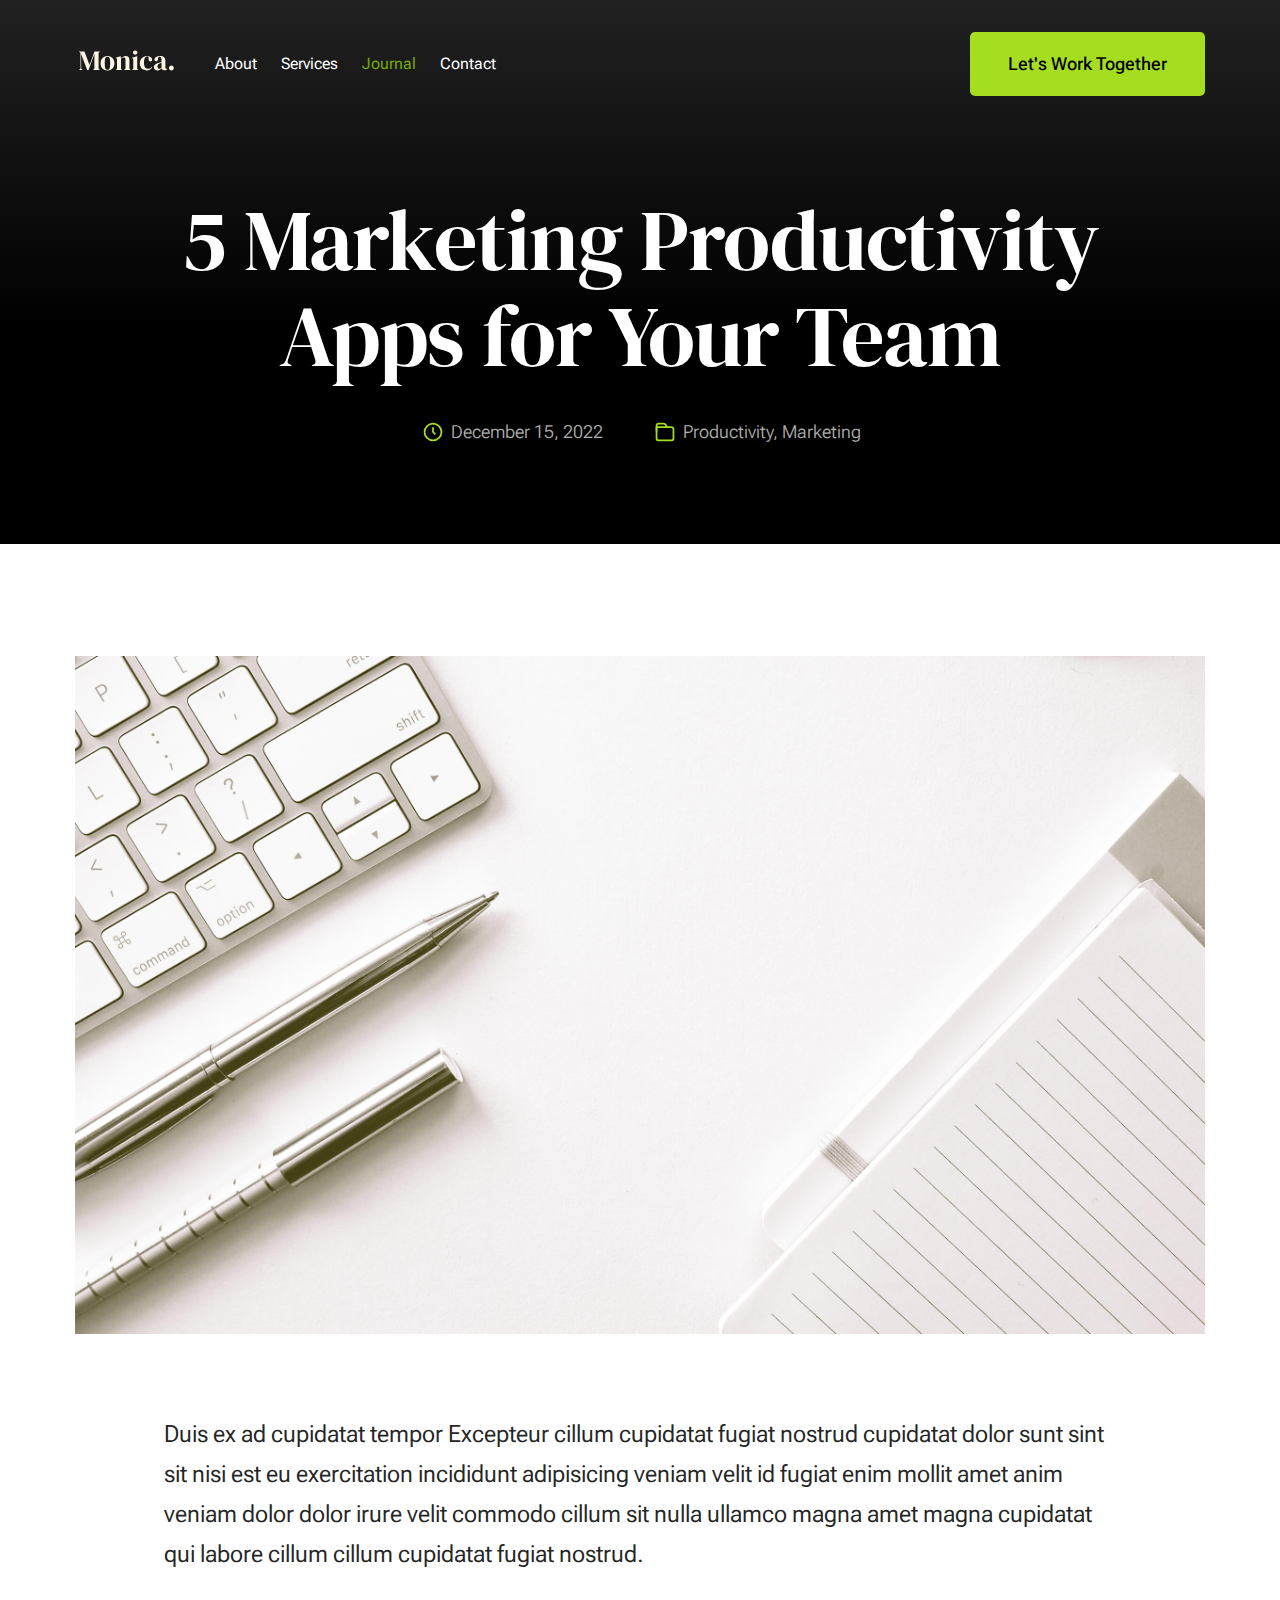
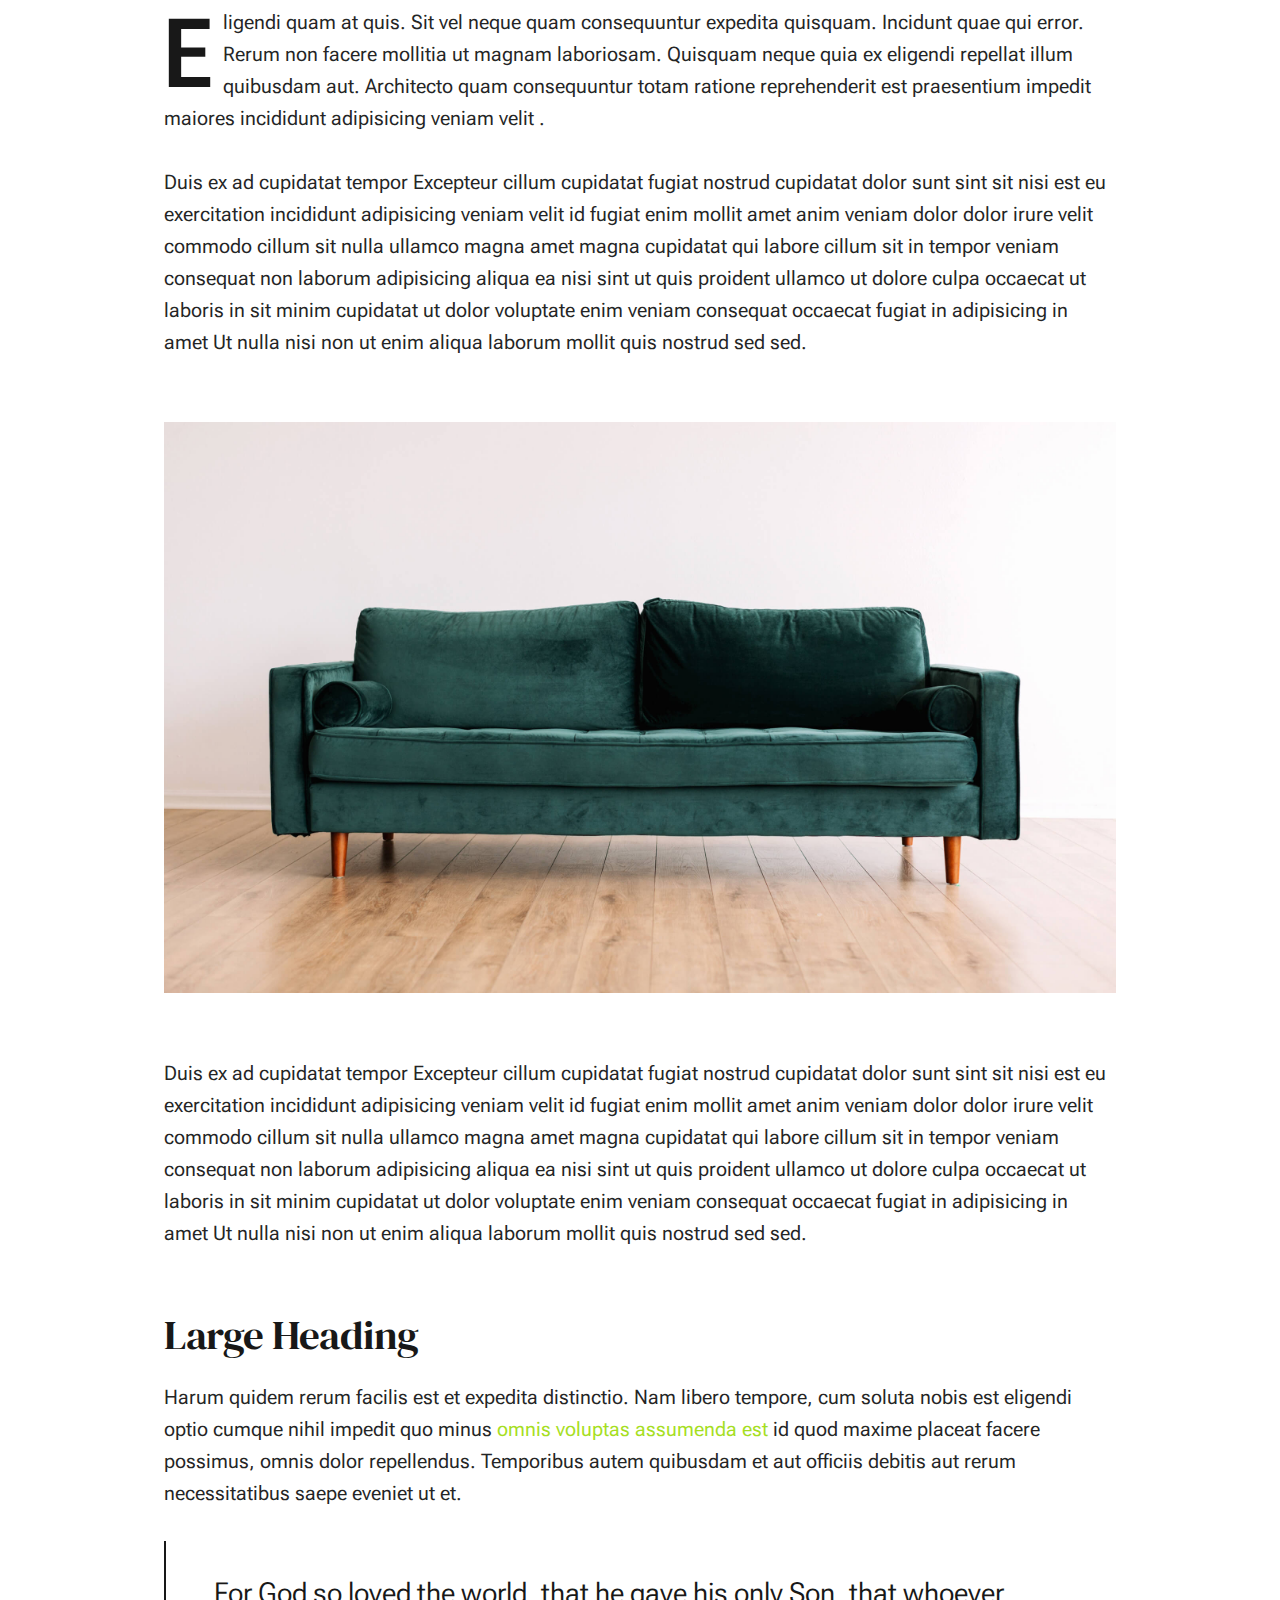
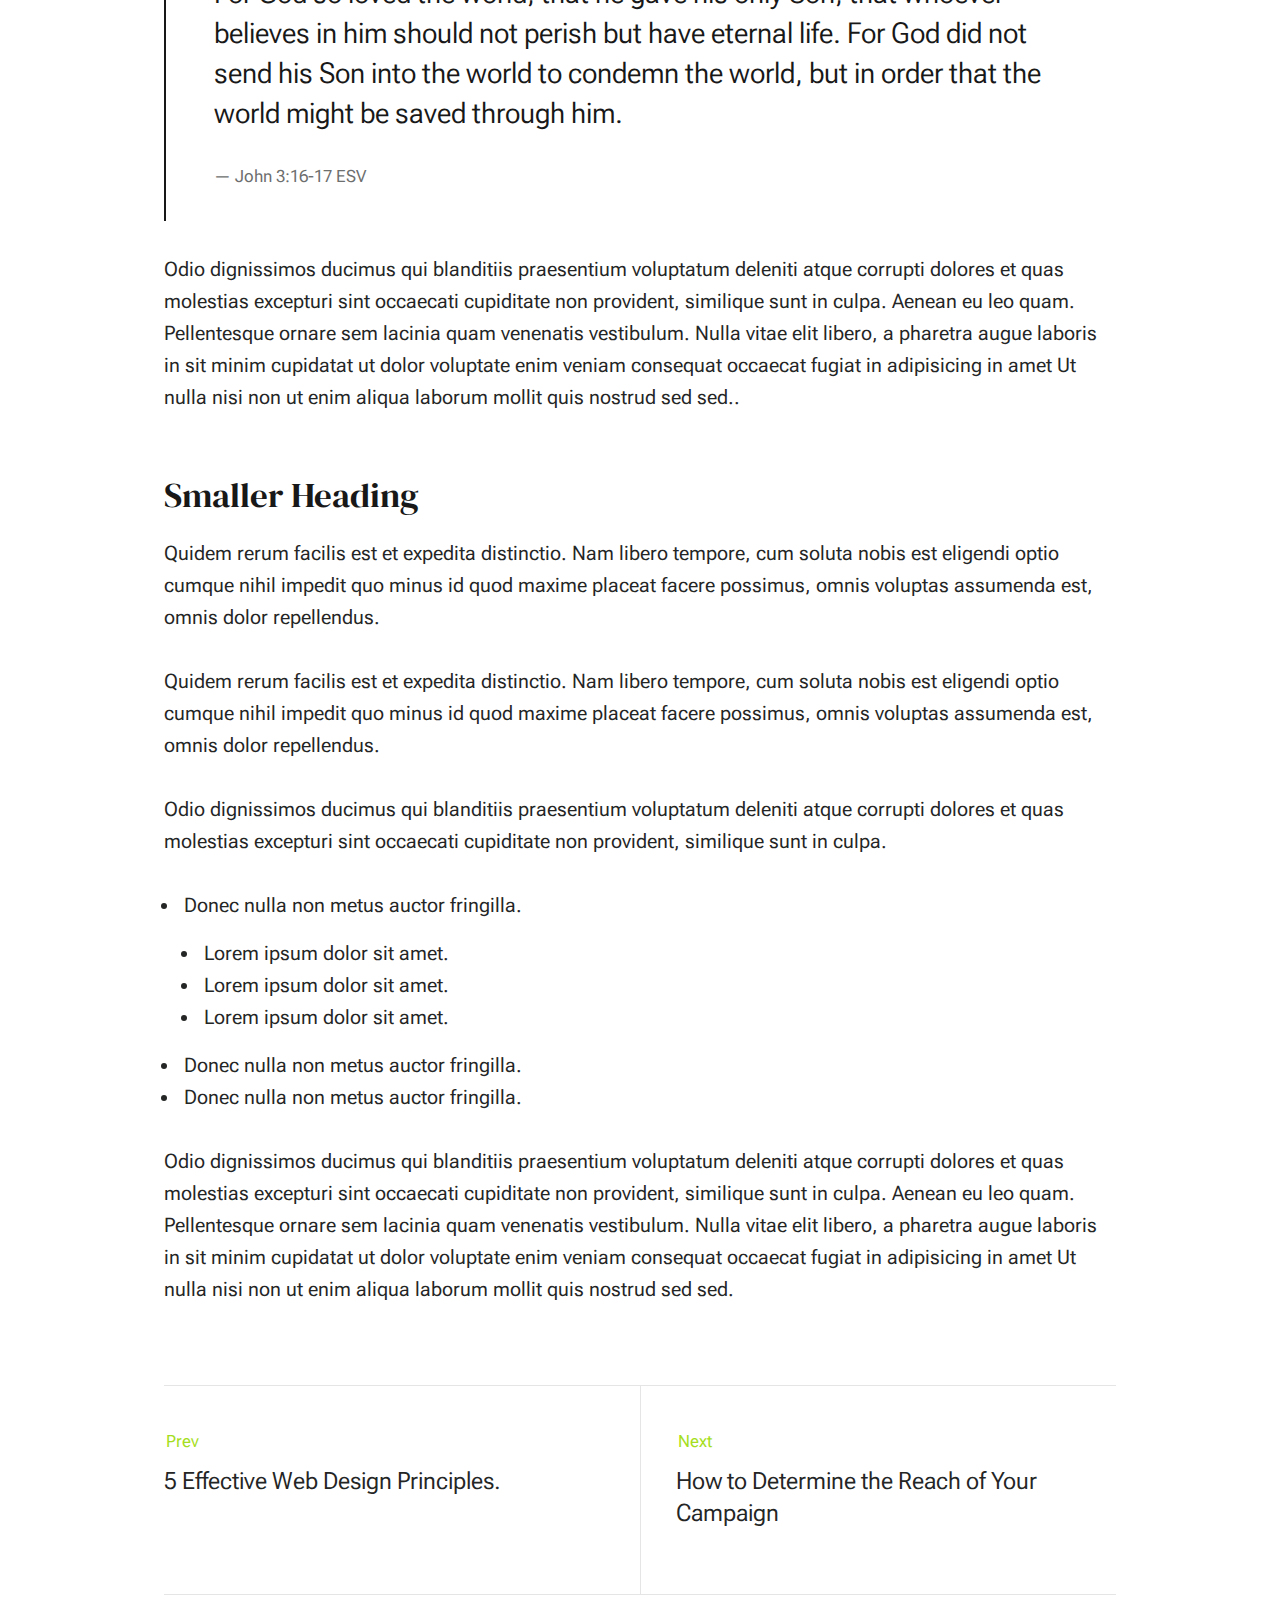
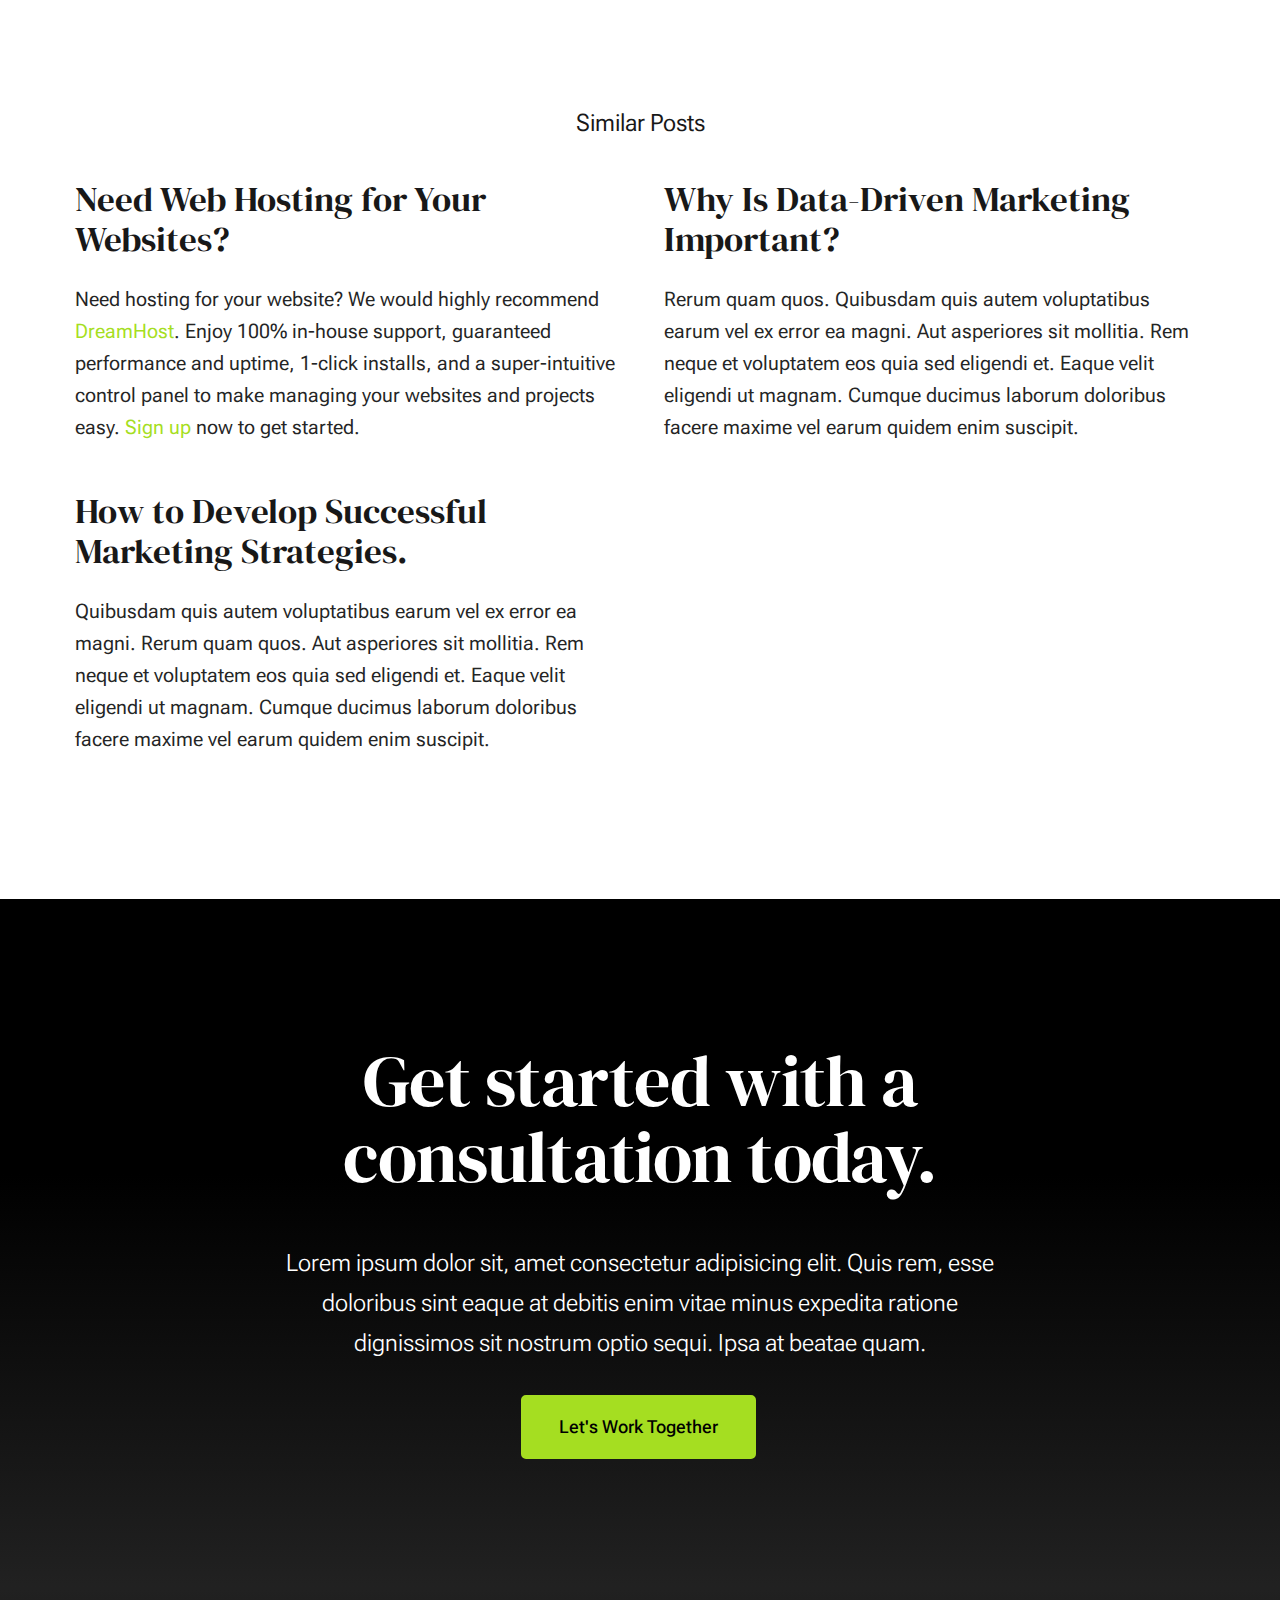
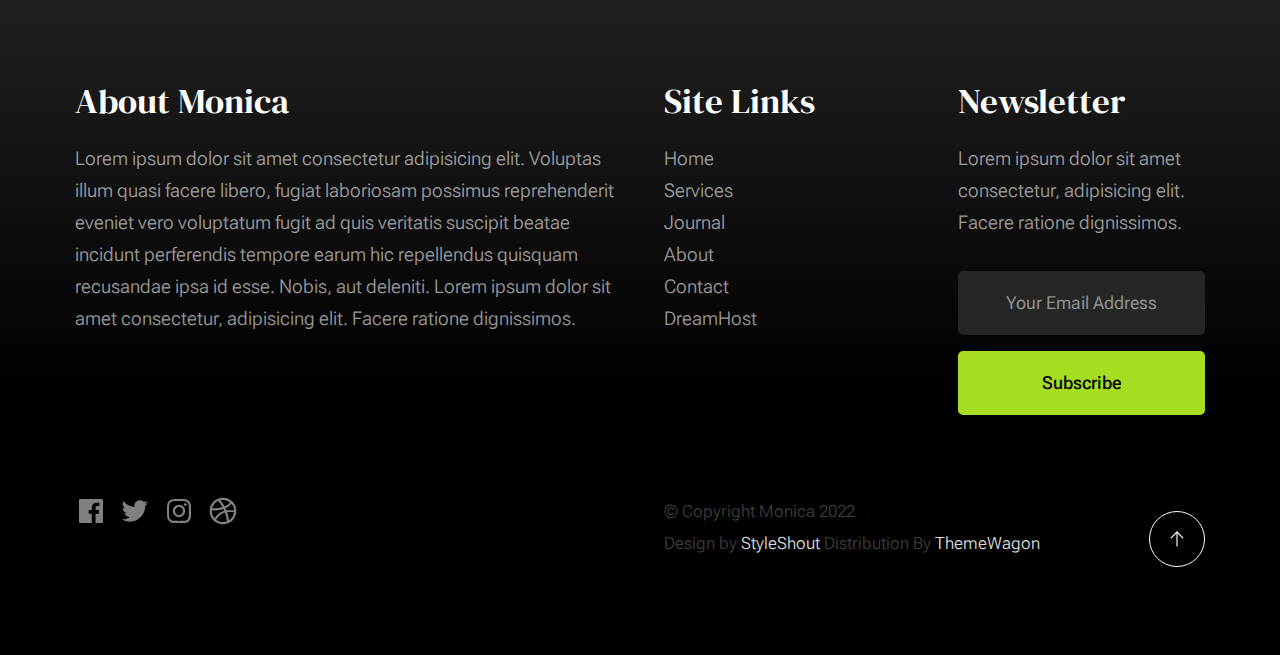
<file: single.html>
<!DOCTYPE html>
<html lang="en" class="no-js" >
<head>

    <!--- basic page needs
    ================================================== -->
    <meta charset="utf-8">
    <meta name="viewport" content="width=device-width, initial-scale=1">
    <title>Single - Monica</title>

    <script>
        document.documentElement.classList.remove('no-js');
        document.documentElement.classList.add('js');
    </script>

    <!-- CSS
    ================================================== -->
    <link rel="stylesheet" href="css/vendor.css">
    <link rel="stylesheet" href="css/styles.css">

    <!-- favicons
    ================================================== -->
    <link rel="apple-touch-icon" sizes="180x180" href="apple-touch-icon.png">
    <link rel="icon" type="image/png" sizes="32x32" href="favicon-32x32.png">
    <link rel="icon" type="image/png" sizes="16x16" href="favicon-16x16.png">
    <link rel="manifest" href="site.webmanifest">

</head>


<body id="top">


    <!-- preloader
    ================================================== -->
    <div id="preloader">
        <div id="loader" class="dots-fade">
            <div></div>
            <div></div>
            <div></div>
        </div>
    </div>


    <!-- page wrap
    ================================================== -->
    <div id="page" class="s-pagewrap">


        <!-- # site header 
        ================================================== -->
        <header class="s-header">

            <div class="row s-header__inner width-sixteen-col">

                <div class="s-header__block">
                    <div class="s-header__logo">
                        <a class="logo" href="index.html">
                            <img src="images/logo.svg" alt="Homepage">
                        </a>
                    </div>

                    <a class="s-header__menu-toggle" href="#0"><span>Menu</span></a>
                </div> <!-- end s-header__block -->

                <nav class="s-header__nav">    
                    <ul class="s-header__menu-links">
                        <li><a href="about.html">About</a></li>
                        <li><a href="services.html">Services</a></li>
                        <li class="current"><a href="blog.html">Journal</a></li>
                        <li><a href="contact.html">Contact</a></li>
                    </ul> <!-- s-header__menu-links -->

                    <div class="s-header__contact">
                        <a href="contact.html" class="btn btn--primary s-header__contact-btn">Let's Work Together</a>
                        
                    </div> <!-- s-header__contact -->    
                </nav> <!-- end s-header__nav -->

            </div> <!-- end s-header__inner -->

        </header> <!-- end s-header -->


        <!-- # site main content
        ================================================== -->
        <article id="content" class="s-content entry">

            <div class="s-pageheader entry__header">
                <div class="row">
                    <div class="column xl-12">

                        <h1 class="entry__title">
                            5 Marketing Productivity Apps for Your Team
                        </h1> <!-- end entry__title -->

                        <div class="entry__meta">
                            <div class="entry__meta-date">
                                <svg width="24" height="24" fill="none" viewBox="0 0 24 24">
                                    <circle cx="12" cy="12" r="7.25" stroke="currentColor" stroke-width="1.5"></circle>
                                    <path stroke="currentColor" stroke-width="1.5" d="M12 8V12L14 14"></path>
                                </svg>
                                December 15, 2022 
                            </div>
                            <div class="entry__meta-cat">
                                <svg width="24" height="24" fill="none" viewBox="0 0 24 24">
                                    <path stroke="currentColor" stroke-linecap="round" stroke-linejoin="round" stroke-width="1.5" d="M19.25 17.25V9.75C19.25 8.64543 18.3546 7.75 17.25 7.75H4.75V17.25C4.75 18.3546 5.64543 19.25 6.75 19.25H17.25C18.3546 19.25 19.25 18.3546 19.25 17.25Z"></path>
                                    <path stroke="currentColor" stroke-linecap="round" stroke-linejoin="round" stroke-width="1.5" d="M13.5 7.5L12.5685 5.7923C12.2181 5.14977 11.5446 4.75 10.8127 4.75H6.75C5.64543 4.75 4.75 5.64543 4.75 6.75V11"></path>
                                </svg>                                      
                                <span class="cat-links">
                                    <a href="blog.html">Productivity</a>
                                    <a href="blog.html">Marketing</a>
                                </span>
                            </div>
                        </div> <!-- end entry__meta -->

                    </div>
                </div>
            </div> <!-- end entry__header --> 

            <div class="s-pagecontent entry__content">

                <div class="row entry__media">
                    <div class="column xl-12">
                        <figure class="featured-image">
                            <img src="images/thumbs/single/standard-1200.jpg" 
                                 srcset="images/thumbs/single/standard-2400.jpg 2400w, 
                                         images/thumbs/single/standard-1200.jpg 1200w, 
                                         images/thumbs/single/standard-600.jpg 600w" sizes="(max-width: 2400px) 100vw, 2400px" alt="">
                        </figure>
                    </div>
                </div> <!-- end entry__media -->

                <div class="row entry__primary width-narrower">
                    <div class="column xl-12"> 

                            <p class="lead">
                            Duis ex ad cupidatat tempor Excepteur cillum cupidatat fugiat nostrud cupidatat dolor 
                            sunt sint sit nisi est eu exercitation incididunt adipisicing veniam velit id fugiat 
                            enim mollit amet anim veniam dolor dolor irure velit commodo cillum sit nulla ullamco 
                            magna amet magna cupidatat qui labore cillum cillum cupidatat fugiat nostrud. </p> 

                            <p class="drop-cap">
                            Eligendi quam at quis. Sit vel neque quam consequuntur expedita quisquam. Incidunt quae 
                            qui error. Rerum non facere mollitia ut magnam laboriosam. Quisquam neque quia ex eligendi 
                            repellat illum quibusdam aut. Architecto quam consequuntur totam ratione reprehenderit est 
                            praesentium impedit maiores incididunt adipisicing veniam velit .
                            </p>
    
                            <p>
                            Duis ex ad cupidatat tempor Excepteur cillum cupidatat fugiat nostrud cupidatat dolor 
                            sunt sint sit nisi est eu exercitation incididunt adipisicing veniam velit id fugiat 
                            enim mollit amet anim veniam dolor dolor irure velit commodo cillum sit nulla ullamco 
                            magna amet magna cupidatat qui labore cillum sit in tempor veniam consequat non laborum 
                            adipisicing aliqua ea nisi sint ut quis proident ullamco ut dolore culpa occaecat ut 
                            laboris in sit minim cupidatat ut dolor voluptate enim veniam consequat occaecat fugiat 
                            in adipisicing in amet Ut nulla nisi non ut enim aliqua laborum mollit quis nostrud sed sed.
                            </p>
            
                            <figure class="alignwide">
                                <img src="images/sample-1200.jpg" 
                                     srcset="images/sample-2400.jpg 2400w, 
                                             images/sample-1200.jpg 1200w, 
                                             images/sample-600.jpg 600w" sizes="(max-width: 2400px) 100vw, 2400px" alt="">
                            </figure>
    
                            <p>
                            Duis ex ad cupidatat tempor Excepteur cillum cupidatat fugiat nostrud cupidatat dolor 
                            sunt sint sit nisi est eu exercitation incididunt adipisicing veniam velit id fugiat 
                            enim mollit amet anim veniam dolor dolor irure velit commodo cillum sit nulla ullamco 
                            magna amet magna cupidatat qui labore cillum sit in tempor veniam consequat non laborum 
                            adipisicing aliqua ea nisi sint ut quis proident ullamco ut dolore culpa occaecat ut 
                            laboris in sit minim cupidatat ut dolor voluptate enim veniam consequat occaecat fugiat 
                            in adipisicing in amet Ut nulla nisi non ut enim aliqua laborum mollit quis nostrud sed sed.
                            </p>
    
                            <h2>Large Heading</h2>
        
                            <p>
                            Harum quidem rerum facilis est et expedita distinctio. Nam libero tempore, cum soluta 
                            nobis est eligendi optio cumque nihil impedit quo minus <a href="http://#">omnis voluptas assumenda est</a> 
                            id quod maxime placeat facere possimus, omnis dolor repellendus. Temporibus autem quibusdam et 
                            aut officiis debitis aut rerum necessitatibus saepe eveniet ut et.</p>
    
                            <blockquote>
                                <p>
                                For God so loved the world, that he gave his only Son, that whoever believes in 
                                him should not perish but have eternal life. For God did not send his Son into 
                                the world to condemn the world, but in order that the world might be 
                                saved through him.
                                </p>
                                <cite>John 3:16-17 ESV</cite>
                            </blockquote>
    
                            <p>
                            Odio dignissimos ducimus qui blanditiis praesentium voluptatum deleniti atque corrupti dolores 
                            et quas molestias excepturi sint occaecati cupiditate non provident, similique sunt in culpa. 
                            Aenean eu leo quam. Pellentesque ornare sem lacinia quam venenatis vestibulum. Nulla vitae elit 
                            libero, a pharetra augue laboris in sit minim cupidatat ut dolor voluptate enim veniam consequat 
                            occaecat fugiat in adipisicing in amet Ut nulla nisi non ut enim aliqua laborum mollit quis nostrud sed sed..</p>
    
                            <h3>Smaller Heading</h3>
    
                            <p>
                            Quidem rerum facilis est et expedita distinctio. Nam libero tempore, cum soluta nobis est 
                            eligendi optio cumque nihil impedit quo minus id quod maxime placeat facere possimus, omnis voluptas 
                            assumenda est, omnis dolor repellendus.
                            </p>
    
                            <p>
                            Quidem rerum facilis est et expedita distinctio. Nam libero tempore, cum soluta nobis est 
                            eligendi optio cumque nihil impedit quo minus id quod maxime placeat facere possimus, omnis voluptas 
                            assumenda est, omnis dolor repellendus.
                            </p>
                                    
                            <p>
                            Odio dignissimos ducimus qui blanditiis praesentium voluptatum deleniti atque corrupti dolores et 
                            quas molestias excepturi sint occaecati cupiditate non provident, similique sunt in culpa.</p>
    
                            <ul>
                                <li>Donec nulla non metus auctor fringilla.
                                    <ul>
                                        <li>Lorem ipsum dolor sit amet.</li>
                                        <li>Lorem ipsum dolor sit amet.</li>
                                        <li>Lorem ipsum dolor sit amet.</li>
                                    </ul>
                                </li>
                                <li>Donec nulla non metus auctor fringilla.</li>
                                <li>Donec nulla non metus auctor fringilla.</li>
                            </ul>
    
                            <p>
                            Odio dignissimos ducimus qui blanditiis praesentium voluptatum deleniti atque corrupti dolores et quas 
                            molestias excepturi sint occaecati cupiditate non provident, similique sunt in culpa. Aenean eu leo quam. 
                            Pellentesque ornare sem lacinia quam venenatis vestibulum. Nulla vitae elit libero, a pharetra augue 
                            laboris in sit minim cupidatat ut dolor voluptate enim veniam consequat occaecat fugiat in adipisicing 
                            in amet Ut nulla nisi non ut enim aliqua laborum mollit quis nostrud sed sed.
                            </p>        

                            <div class="post-nav">
                                <div class="post-nav__prev">
                                    <a href="single-standard.html" rel="prev">
                                        <span>Prev</span>
                                        5 Effective Web Design Principles. 
                                    </a>
                                </div>
                                <div class="post-nav__next">
                                    <a href="single-standard.html" rel="next">
                                        <span>Next</span>
                                        How to Determine the Reach of Your Campaign
                                    </a>
                                </div>
                            </div> <!-- end post-nav -->                                                   
                   
                    </div> <!-- end column-->
                </div> <!-- end entry__primary -->    
                
                <div class="row related-posts">
                    <div class="column xl-12">

                        <h4 class="text-center">Similar Posts</h4>

                        <div class="grid-list-items">
                
                            <div class="grid-list-items__item blog-card">
                                <div class="blog-card__header">
                                    <h3 class="blog-card__title"><a href="https://www.dreamhost.com/r.cgi?287326">Need Web Hosting for Your Websites?</a></h3>
                                </div>
                                <div class="blog-card__text">
                                    <p>
                                    Need hosting for your website? We would highly recommend <a href="https://www.dreamhost.com/r.cgi?287326">DreamHost</a>.
                                    Enjoy 100% in-house support, guaranteed performance and uptime, 1-click installs, and a super-intuitive control 
                                    panel to make managing your websites and projects easy. <a href="https://www.dreamhost.com/r.cgi?287326">Sign up</a> now to get started.
                                    </p>
                                </div>
                            </div> <!-- end blog-card -->
                            <div class="grid-list-items__item blog-card">
                                <div class="blog-card__header">
                                    <h3 class="blog-card__title"><a href="single.html">Why Is Data-Driven Marketing Important?</a></h3>
                                </div>
                                <div class="blog-card__text">
                                    <p>
                                    Rerum quam quos. Quibusdam quis autem voluptatibus earum vel ex error ea magni. Aut asperiores 
                                    sit mollitia. Rem neque et voluptatem eos quia sed eligendi et. Eaque velit eligendi ut 
                                    magnam. Cumque ducimus laborum doloribus facere maxime vel earum quidem enim suscipit.
                                    </p>
                                </div>
                            </div> <!-- end blog-card -->
                            <div class="grid-list-items__item blog-card">
                                <div class="blog-card__header">
                                    <h3 class="blog-card__title"><a href="single.html">How to Develop Successful Marketing Strategies.</a></h3>
                                </div>
                                <div class="blog-card__text">
                                    <p>
                                    Quibusdam quis autem voluptatibus earum vel ex error ea magni. Rerum quam quos. Aut asperiores 
                                    sit mollitia. Rem neque et voluptatem eos quia sed eligendi et. Eaque velit eligendi ut 
                                    magnam. Cumque ducimus laborum doloribus facere maxime vel earum quidem enim suscipit.
                                    </p>
                                </div>
                            </div> <!-- end blog card -->
                        
                        </div> <!-- end grid-list-items -->
                          
                    </div> <!-- end column -->
                </div> <!-- end related-posts --> 

            </div> <!-- end entry__content -->

        </article> <!-- s-content entry-->
        

        <!-- # cta
        ================================================== -->
        <section id="cta" class="s-cta">

            <div class="row row-x-center text-center">
                <div class="column xl-8 lg-12">

                    <div class="s-cta__content">
                        <h2 class="text-display-title">
                        Get started with a consultation today.
                        </h2>
                        <p class="lead">
                        Lorem ipsum dolor sit, amet consectetur adipisicing elit. Quis rem, esse doloribus sint eaque at debitis enim vitae minus expedita ratione dignissimos sit nostrum optio sequi. Ipsa at beatae quam.
                        </p>
                        <a href="contact.html" class="btn btn--primary">Let's Work Together</a>
                    </div>

                </div>
            </div>

        </section> <!-- end s-cta -->


        <!-- # footer 
        ================================================== -->
        <footer class="s-footer">
            <div class="row s-footer__content">
                <div class="column xl-6 lg-6 md-12 s-footer__block s-footer__about">                    
                    <h3>About Monica</h3>
                    <p>
                    Lorem ipsum dolor sit amet consectetur adipisicing elit. Voluptas illum quasi facere libero, 
                    fugiat laboriosam possimus reprehenderit eveniet vero voluptatum fugit ad quis veritatis suscipit beatae 
                    incidunt perferendis tempore earum hic repellendus quisquam recusandae ipsa id esse. Nobis, aut deleniti.
                    Lorem ipsum dolor sit amet consectetur, adipisicing elit. Facere ratione dignissimos.
                    </p>               
                </div>                
                <div class="column xl-3 lg-6 md-12 s-footer__block s-footer__site-links">
                    <h3>Site Links</h3>
                    <ul class="link-list">
                        <li><a href="index.html">Home</a></li>
                        <li><a href="services.html">Services</a></li>
                        <li><a href="blog.html">Journal</a></li>
                        <li><a href="about.html">About</a></li>
                        <li><a href="contact.html">Contact</a></li>
                        <li><a href="https://www.dreamhost.com/r.cgi?287326">DreamHost</a></li>
                    </ul>
                </div>
                <div class="column xl-3 lg-6 md-12 tab-12 s-footer__block s-footer__newsletter">
                    <h3>Newsletter</h3>

                    <p>
                    Lorem ipsum dolor sit amet consectetur, adipisicing elit. Facere ratione dignissimos.
                    </p>

                    <div class="subscribe-form">
                        <form id="mc-form" class="mc-form">
                            <input type="email" name="EMAIL" id="mce-EMAIL" class="u-fullwidth text-center" placeholder="Your Email Address" title="The domain portion of the email address is invalid (the portion after the @)." pattern="^([^\x00-\x20\x22\x28\x29\x2c\x2e\x3a-\x3c\x3e\x40\x5b-\x5d\x7f-\xff]+|\x22([^\x0d\x22\x5c\x80-\xff]|\x5c[\x00-\x7f])*\x22)(\x2e([^\x00-\x20\x22\x28\x29\x2c\x2e\x3a-\x3c\x3e\x40\x5b-\x5d\x7f-\xff]+|\x22([^\x0d\x22\x5c\x80-\xff]|\x5c[\x00-\x7f])*\x22))*\x40([^\x00-\x20\x22\x28\x29\x2c\x2e\x3a-\x3c\x3e\x40\x5b-\x5d\x7f-\xff]+|\x5b([^\x0d\x5b-\x5d\x80-\xff]|\x5c[\x00-\x7f])*\x5d)(\x2e([^\x00-\x20\x22\x28\x29\x2c\x2e\x3a-\x3c\x3e\x40\x5b-\x5d\x7f-\xff]+|\x5b([^\x0d\x5b-\x5d\x80-\xff]|\x5c[\x00-\x7f])*\x5d))*(\.\w{2,})+$" required>
                            <input type="submit" name="subscribe" value="Subscribe" class="btn btn--primary btn--small u-fullwidth">
                            <!-- <div style="position: absolute; left: -5000px;" aria-hidden="true"><input type="text" name="b_cdb7b577e41181934ed6a6a44_9a91cfe7b3" tabindex="-1" value=""></div> -->
                            <div class="mc-status"></div>
                        </form>
                    </div>
                </div>
            </div>    
            
            <div class="row s-footer__bottom">
                <div class="column xl-6 lg-12">
                    <ul class="s-footer__social social-list">
                        <li>
                            <a href="#0">
                                <svg xmlns="http://www.w3.org/2000/svg" width="24" height="24" viewBox="0 0 24 24" style="fill:rgba(0, 0, 0, 1);transform:;-ms-filter:"><path d="M20,3H4C3.447,3,3,3.448,3,4v16c0,0.552,0.447,1,1,1h8.615v-6.96h-2.338v-2.725h2.338v-2c0-2.325,1.42-3.592,3.5-3.592 c0.699-0.002,1.399,0.034,2.095,0.107v2.42h-1.435c-1.128,0-1.348,0.538-1.348,1.325v1.735h2.697l-0.35,2.725h-2.348V21H20 c0.553,0,1-0.448,1-1V4C21,3.448,20.553,3,20,3z"></path></svg>
                                <span class="u-screen-reader-text">Facebook</span>
                            </a>
                        </li>
                        <li>
                            <a href="#0">
                                <svg xmlns="http://www.w3.org/2000/svg" width="24" height="24" viewBox="0 0 24 24" style="fill:rgba(0, 0, 0, 1);transform:;-ms-filter:"><path d="M19.633,7.997c0.013,0.175,0.013,0.349,0.013,0.523c0,5.325-4.053,11.461-11.46,11.461c-2.282,0-4.402-0.661-6.186-1.809 c0.324,0.037,0.636,0.05,0.973,0.05c1.883,0,3.616-0.636,5.001-1.721c-1.771-0.037-3.255-1.197-3.767-2.793 c0.249,0.037,0.499,0.062,0.761,0.062c0.361,0,0.724-0.05,1.061-0.137c-1.847-0.374-3.23-1.995-3.23-3.953v-0.05 c0.537,0.299,1.16,0.486,1.82,0.511C3.534,9.419,2.823,8.184,2.823,6.787c0-0.748,0.199-1.434,0.548-2.032 c1.983,2.443,4.964,4.04,8.306,4.215c-0.062-0.3-0.1-0.611-0.1-0.923c0-2.22,1.796-4.028,4.028-4.028 c1.16,0,2.207,0.486,2.943,1.272c0.91-0.175,1.782-0.512,2.556-0.973c-0.299,0.935-0.936,1.721-1.771,2.22 c0.811-0.088,1.597-0.312,2.319-0.624C21.104,6.712,20.419,7.423,19.633,7.997z"></path></svg>
                                <span class="u-screen-reader-text">Twitter</span>
                            </a>
                        </li>
                        <li>
                            <a href="#0">
                                <svg xmlns="http://www.w3.org/2000/svg" width="24" height="24" viewBox="0 0 24 24" style="fill:rgba(0, 0, 0, 1);transform:;-ms-filter:"><path d="M11.999,7.377c-2.554,0-4.623,2.07-4.623,4.623c0,2.554,2.069,4.624,4.623,4.624c2.552,0,4.623-2.07,4.623-4.624 C16.622,9.447,14.551,7.377,11.999,7.377L11.999,7.377z M11.999,15.004c-1.659,0-3.004-1.345-3.004-3.003 c0-1.659,1.345-3.003,3.004-3.003s3.002,1.344,3.002,3.003C15.001,13.659,13.658,15.004,11.999,15.004L11.999,15.004z"></path><circle cx="16.806" cy="7.207" r="1.078"></circle><path d="M20.533,6.111c-0.469-1.209-1.424-2.165-2.633-2.632c-0.699-0.263-1.438-0.404-2.186-0.42 c-0.963-0.042-1.268-0.054-3.71-0.054s-2.755,0-3.71,0.054C7.548,3.074,6.809,3.215,6.11,3.479C4.9,3.946,3.945,4.902,3.477,6.111 c-0.263,0.7-0.404,1.438-0.419,2.186c-0.043,0.962-0.056,1.267-0.056,3.71c0,2.442,0,2.753,0.056,3.71 c0.015,0.748,0.156,1.486,0.419,2.187c0.469,1.208,1.424,2.164,2.634,2.632c0.696,0.272,1.435,0.426,2.185,0.45 c0.963,0.042,1.268,0.055,3.71,0.055s2.755,0,3.71-0.055c0.747-0.015,1.486-0.157,2.186-0.419c1.209-0.469,2.164-1.424,2.633-2.633 c0.263-0.7,0.404-1.438,0.419-2.186c0.043-0.962,0.056-1.267,0.056-3.71s0-2.753-0.056-3.71C20.941,7.57,20.801,6.819,20.533,6.111z M19.315,15.643c-0.007,0.576-0.111,1.147-0.311,1.688c-0.305,0.787-0.926,1.409-1.712,1.711c-0.535,0.199-1.099,0.303-1.67,0.311 c-0.95,0.044-1.218,0.055-3.654,0.055c-2.438,0-2.687,0-3.655-0.055c-0.569-0.007-1.135-0.112-1.669-0.311 c-0.789-0.301-1.414-0.923-1.719-1.711c-0.196-0.534-0.302-1.099-0.311-1.669c-0.043-0.95-0.053-1.218-0.053-3.654 c0-2.437,0-2.686,0.053-3.655c0.007-0.576,0.111-1.146,0.311-1.687c0.305-0.789,0.93-1.41,1.719-1.712 c0.534-0.198,1.1-0.303,1.669-0.311c0.951-0.043,1.218-0.055,3.655-0.055c2.437,0,2.687,0,3.654,0.055 c0.571,0.007,1.135,0.112,1.67,0.311c0.786,0.303,1.407,0.925,1.712,1.712c0.196,0.534,0.302,1.099,0.311,1.669 c0.043,0.951,0.054,1.218,0.054,3.655c0,2.436,0,2.698-0.043,3.654H19.315z"></path></svg>
                                <span class="u-screen-reader-text">Instagram</span>
                            </a>
                        </li>
                        <li>
                            <a href="#0">
                                <svg xmlns="http://www.w3.org/2000/svg" width="24" height="24" viewBox="0 0 24 24" style="fill: rgba(0, 0, 0, 1);transform: ;msFilter:;"><path d="M20.66 6.98a9.932 9.932 0 0 0-3.641-3.64C15.486 2.447 13.813 2 12 2s-3.486.447-5.02 1.34c-1.533.893-2.747 2.107-3.64 3.64S2 10.187 2 12s.446 3.487 1.34 5.02a9.924 9.924 0 0 0 3.641 3.64C8.514 21.553 10.187 22 12 22s3.486-.447 5.02-1.34a9.932 9.932 0 0 0 3.641-3.64C21.554 15.487 22 13.813 22 12s-.446-3.487-1.34-5.02zM12 3.66c2 0 3.772.64 5.32 1.919-.92 1.174-2.286 2.14-4.1 2.9-1.002-1.813-2.088-3.327-3.261-4.54A7.715 7.715 0 0 1 12 3.66zM5.51 6.8a8.116 8.116 0 0 1 2.711-2.22c1.212 1.201 2.325 2.7 3.34 4.5-2 .6-4.114.9-6.341.9-.573 0-1.006-.013-1.3-.04A8.549 8.549 0 0 1 5.51 6.8zM3.66 12c0-.054.003-.12.01-.2.007-.08.01-.146.01-.2.254.014.641.02 1.161.02 2.666 0 5.146-.367 7.439-1.1.187.373.381.793.58 1.26-1.32.293-2.674 1.006-4.061 2.14S6.4 16.247 5.76 17.5c-1.4-1.587-2.1-3.42-2.1-5.5zM12 20.34c-1.894 0-3.594-.587-5.101-1.759.601-1.187 1.524-2.322 2.771-3.401 1.246-1.08 2.483-1.753 3.71-2.02a29.441 29.441 0 0 1 1.56 6.62 8.166 8.166 0 0 1-2.94.56zm7.08-3.96a8.351 8.351 0 0 1-2.58 2.621c-.24-2.08-.7-4.107-1.379-6.081.932-.066 1.765-.1 2.5-.1.799 0 1.686.034 2.659.1a8.098 8.098 0 0 1-1.2 3.46zm-1.24-5c-1.16 0-2.233.047-3.22.14a27.053 27.053 0 0 0-.68-1.62c2.066-.906 3.532-2.006 4.399-3.3 1.2 1.414 1.854 3.027 1.96 4.84-.812-.04-1.632-.06-2.459-.06z"></path></svg>
                                <span class="u-screen-reader-text">Dribbble</span>
                            </a>
                        </li>
                    </ul> <!-- end s-footer__social -->
                </div>
                <div class="column xl-6 lg-12">
                    <p class="ss-copyright">
                        <span>© Copyright Monica 2022</span> 
                        <span>Design by <a href="https://www.styleshout.com/">StyleShout</a> Distribution By <a href="https://themewagon.com">ThemeWagon</a></span>
                    </p>
                </div>

                <div class="ss-go-top">
                    <a class="smoothscroll" title="Back to Top" href="#top">
                        <svg xmlns="http://www.w3.org/2000/svg" viewBox="0 0 24 24" width="36" height="36" fill="none" stroke="#ffffff" stroke-width="1" stroke-linecap="round" stroke-linejoin="round">&lt;!--!  Atomicons Free 1.00 by @atisalab License - https://atomicons.com/license/ (Icons: CC BY 4.0) Copyright 2021 Atomicons --&gt;<polyline points="17 11 12 6 7 11"></polyline><line x1="12" y1="18" x2="12" y2="6"></line></svg>
                    </a>
                </div> <!-- end ss-go-top -->
            </div>
            
        </footer> <!-- end s-footer -->

    </div> <!-- end page-wrap -->

    <!-- Java Script
    ================================================== -->
    <script src="js/plugins.js"></script>
    <script src="js/main.js"></script>

</body>
</html>
</file>
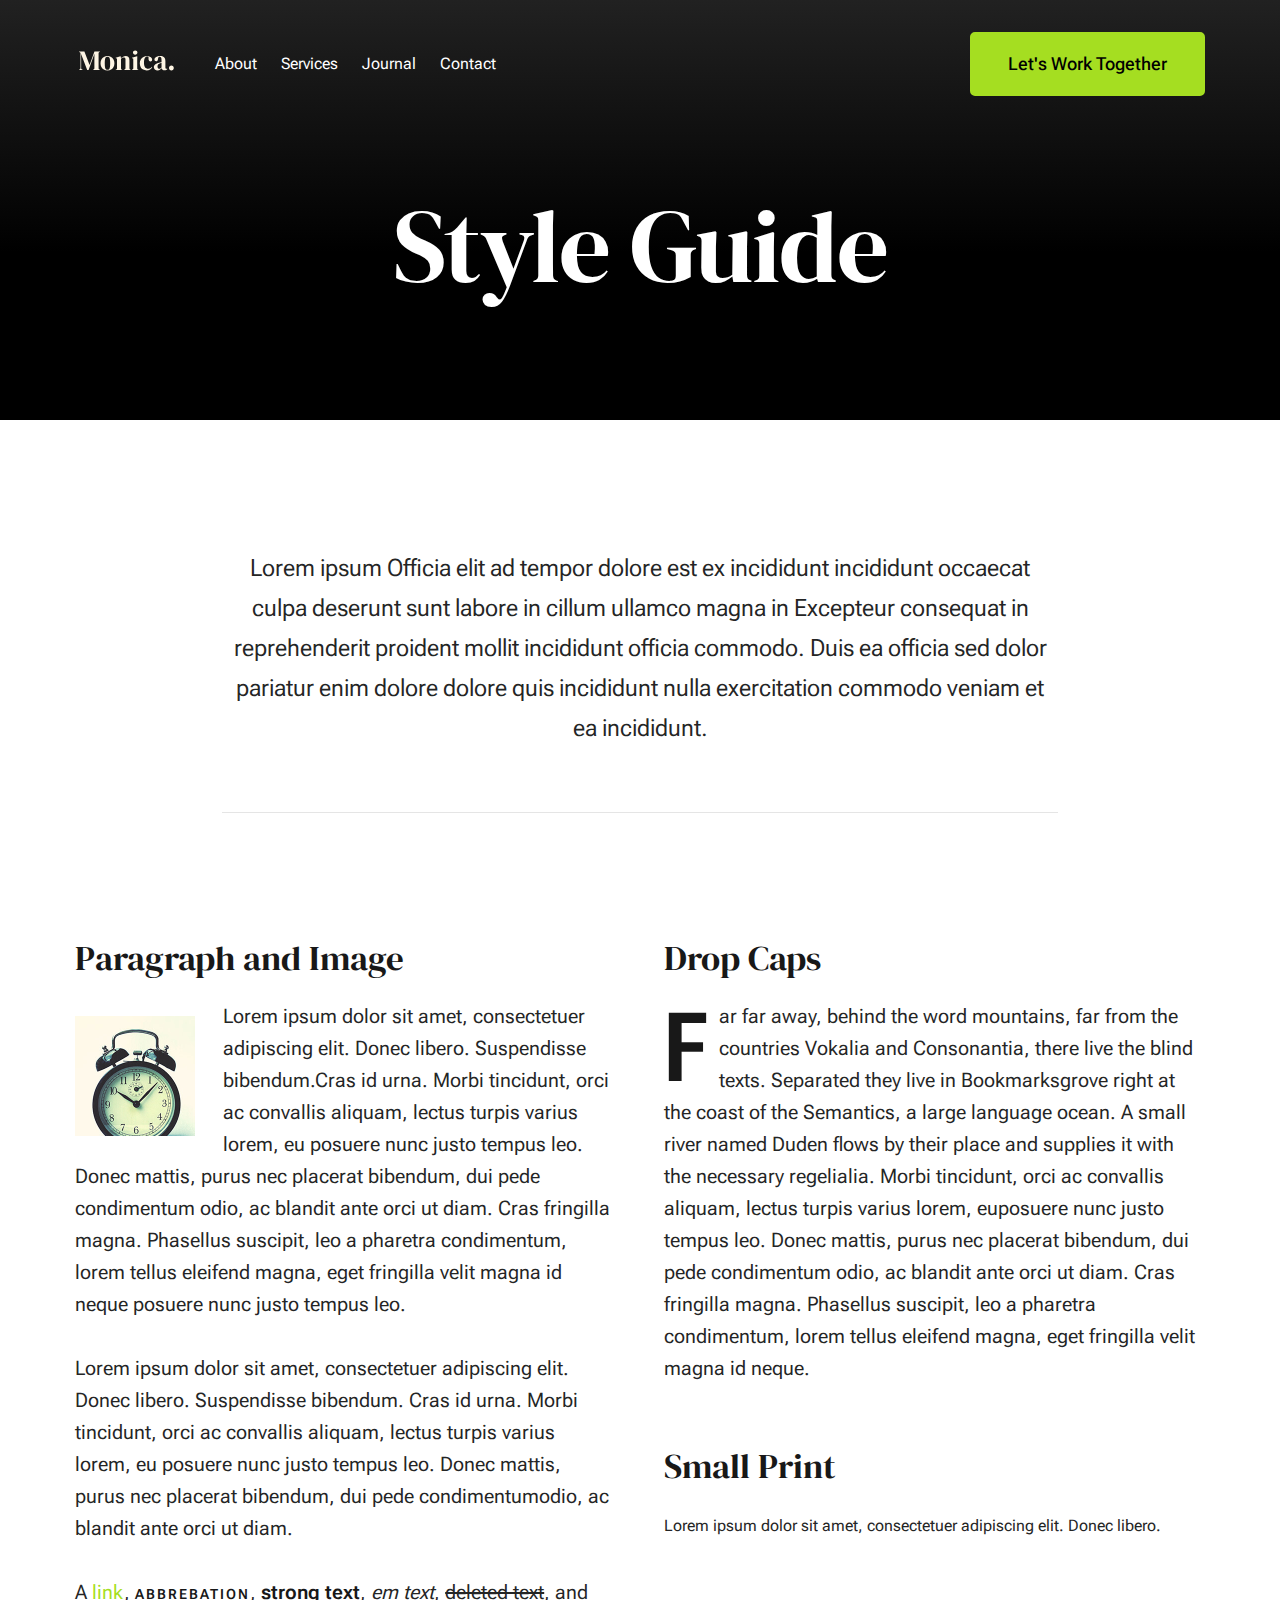
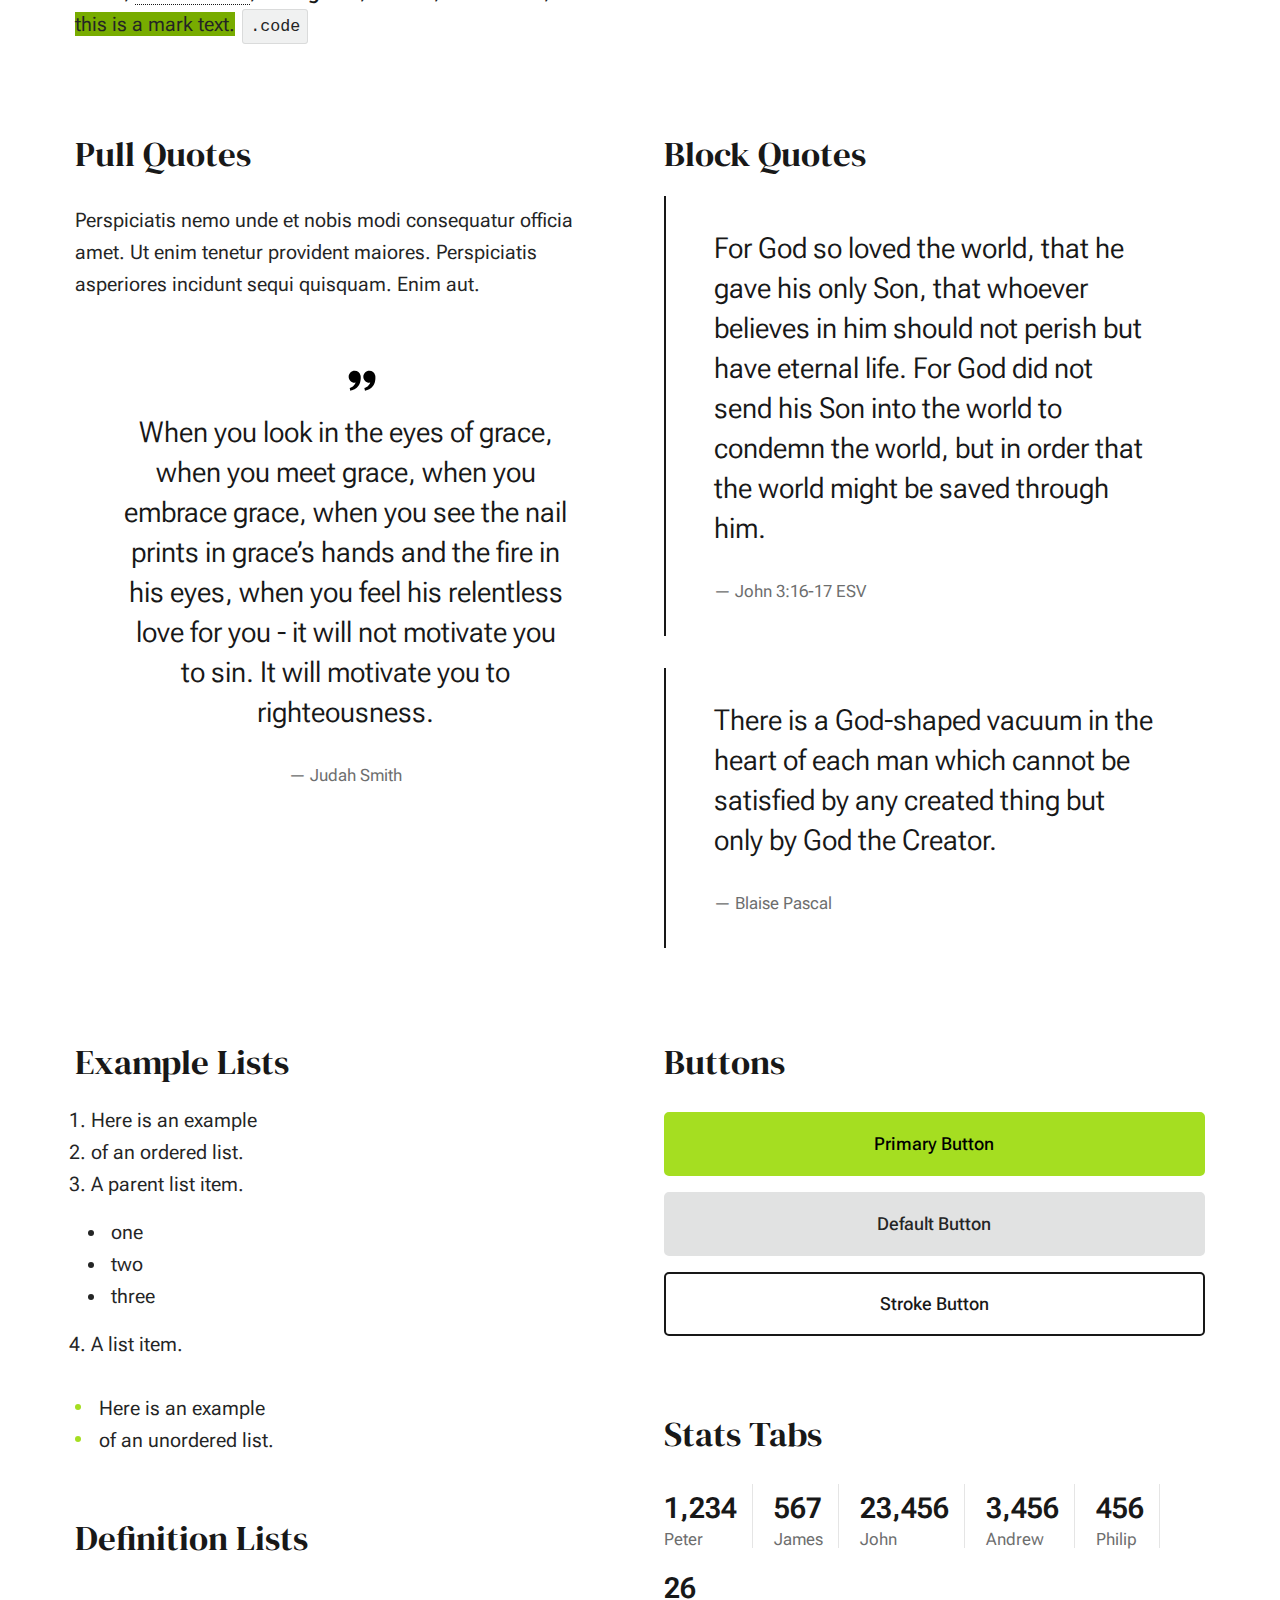
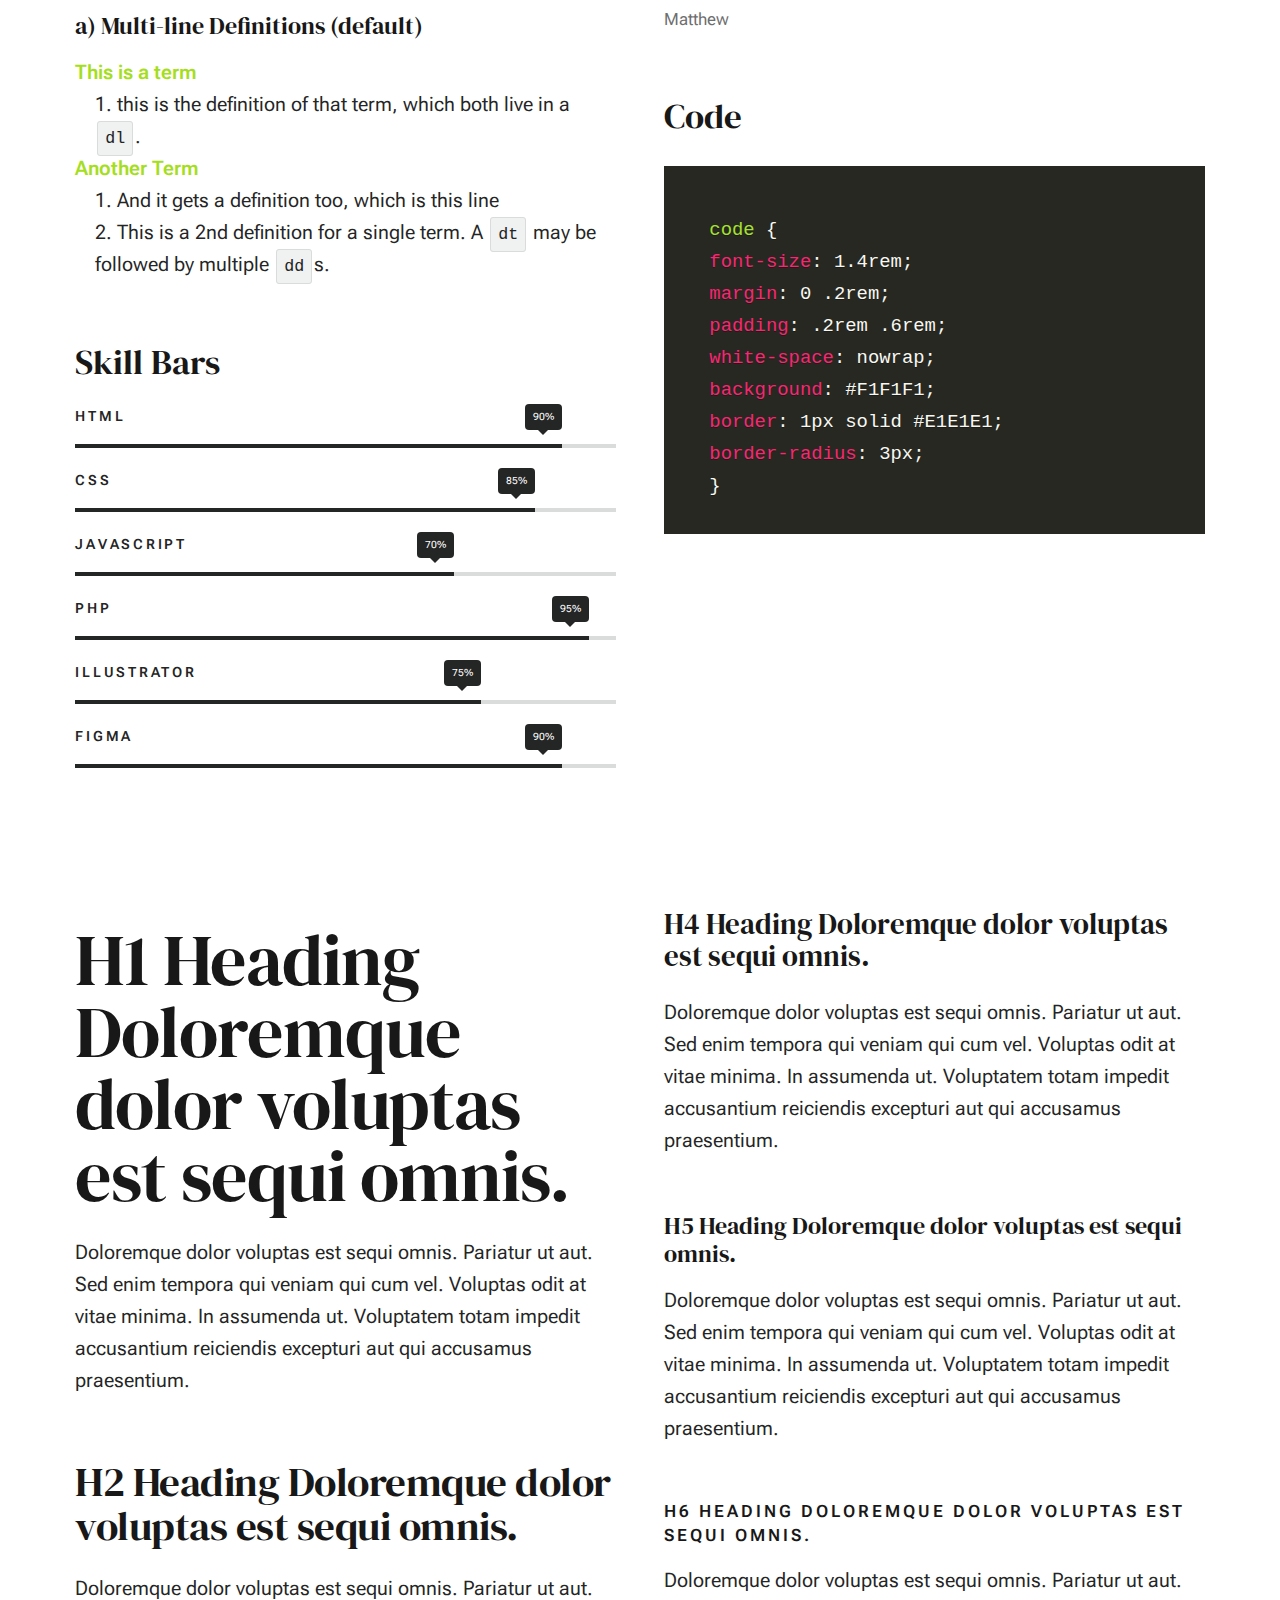
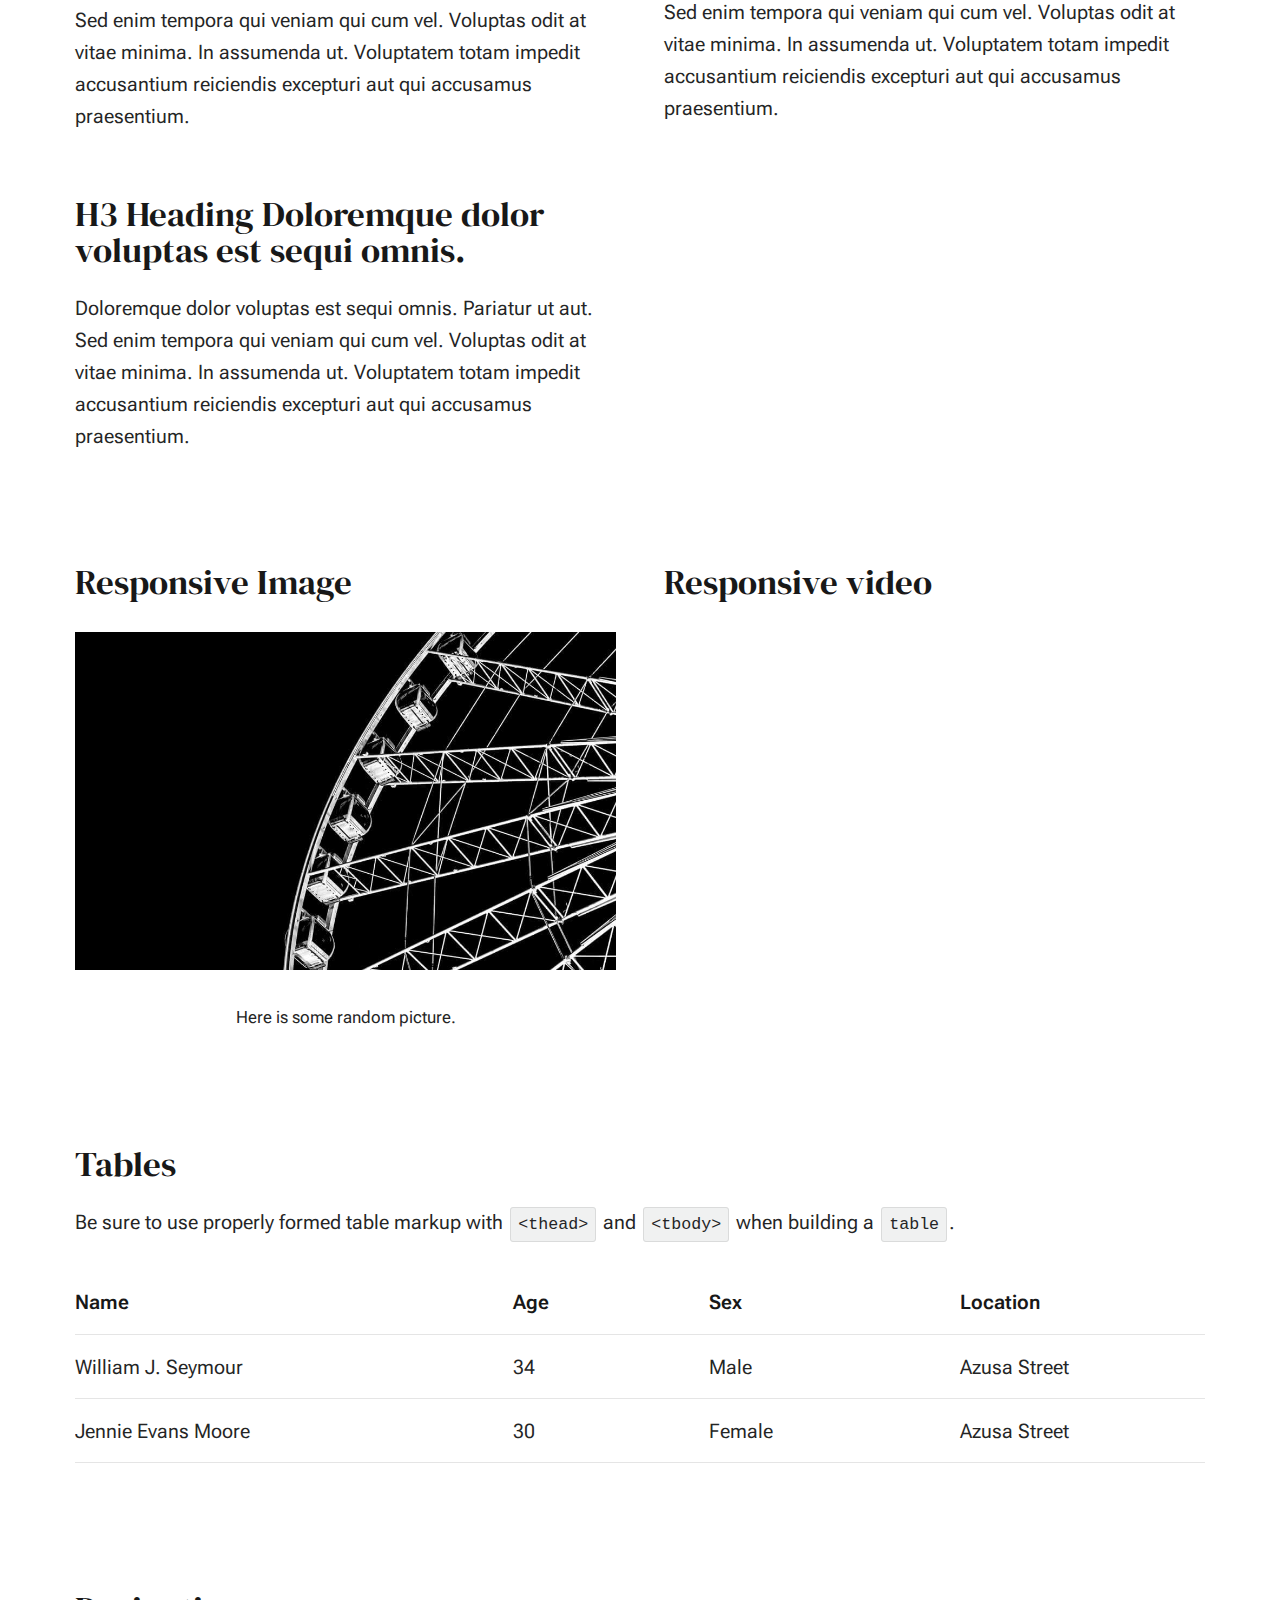
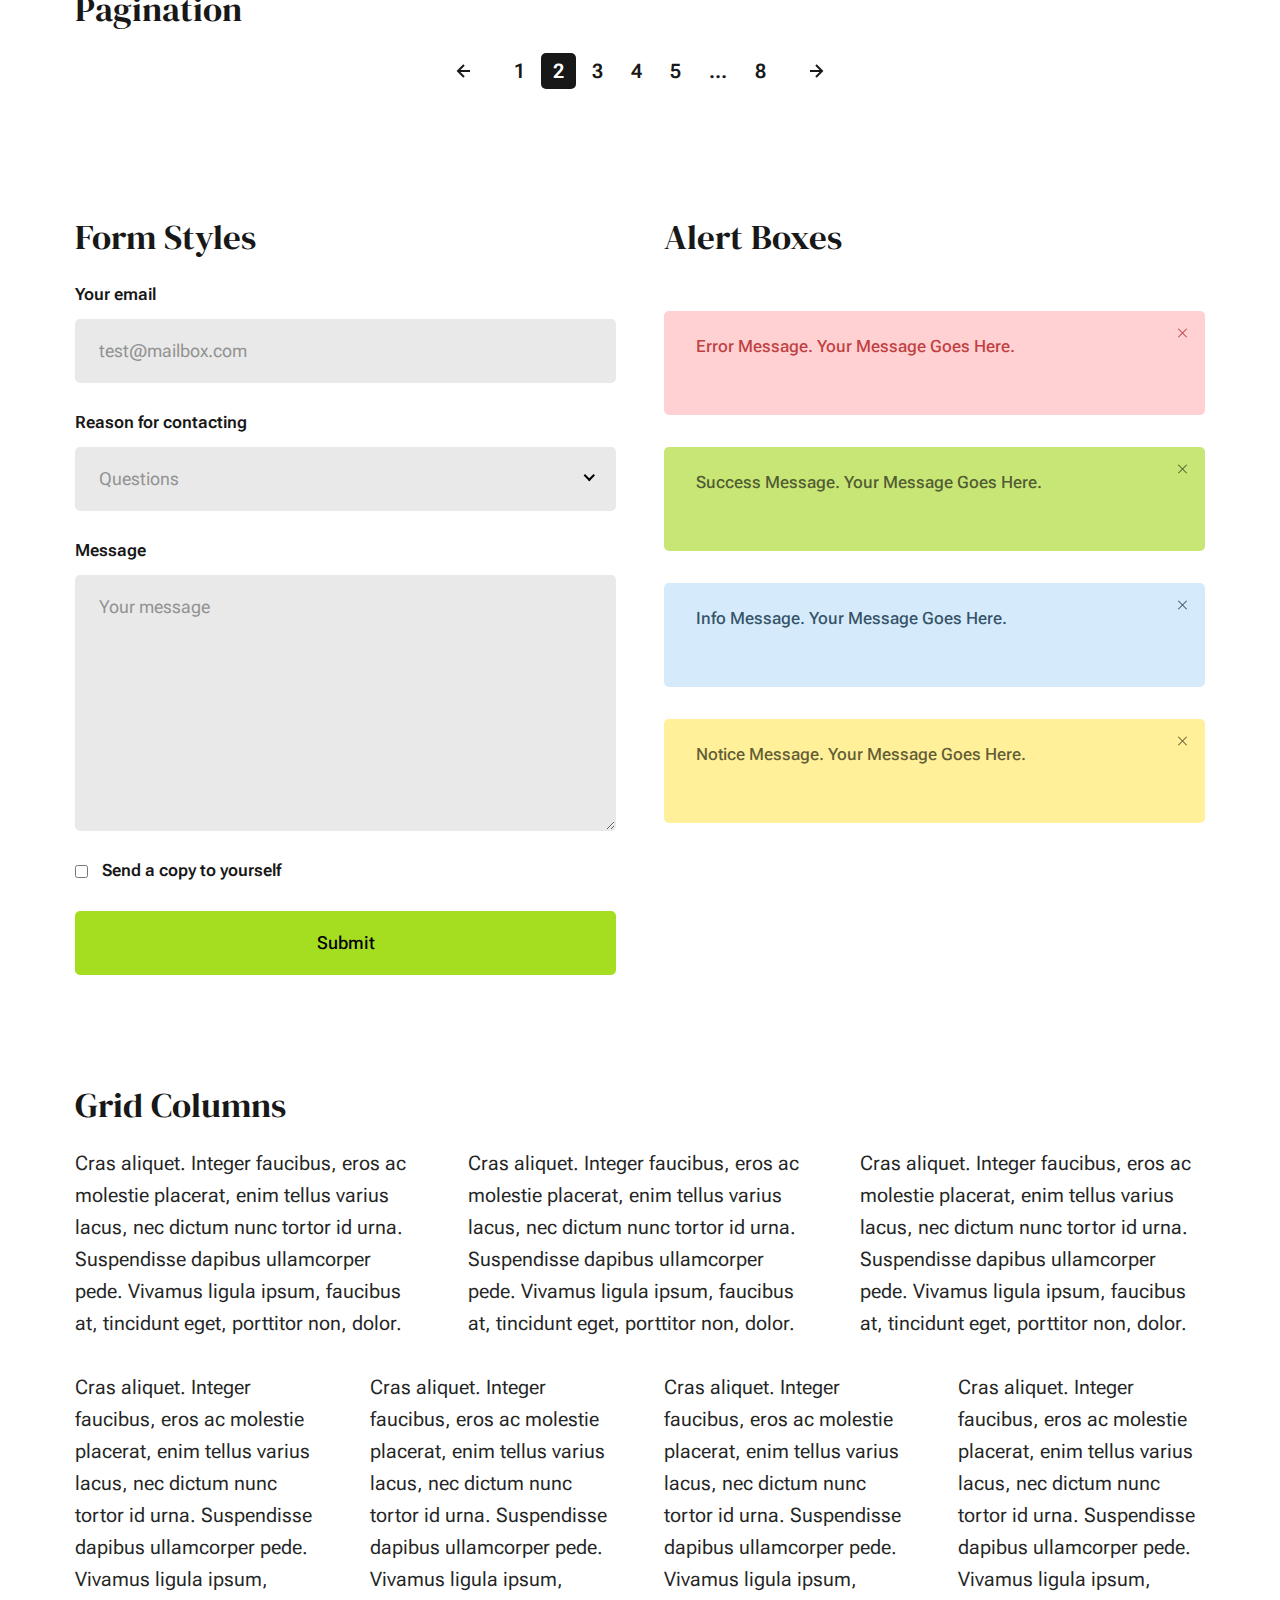
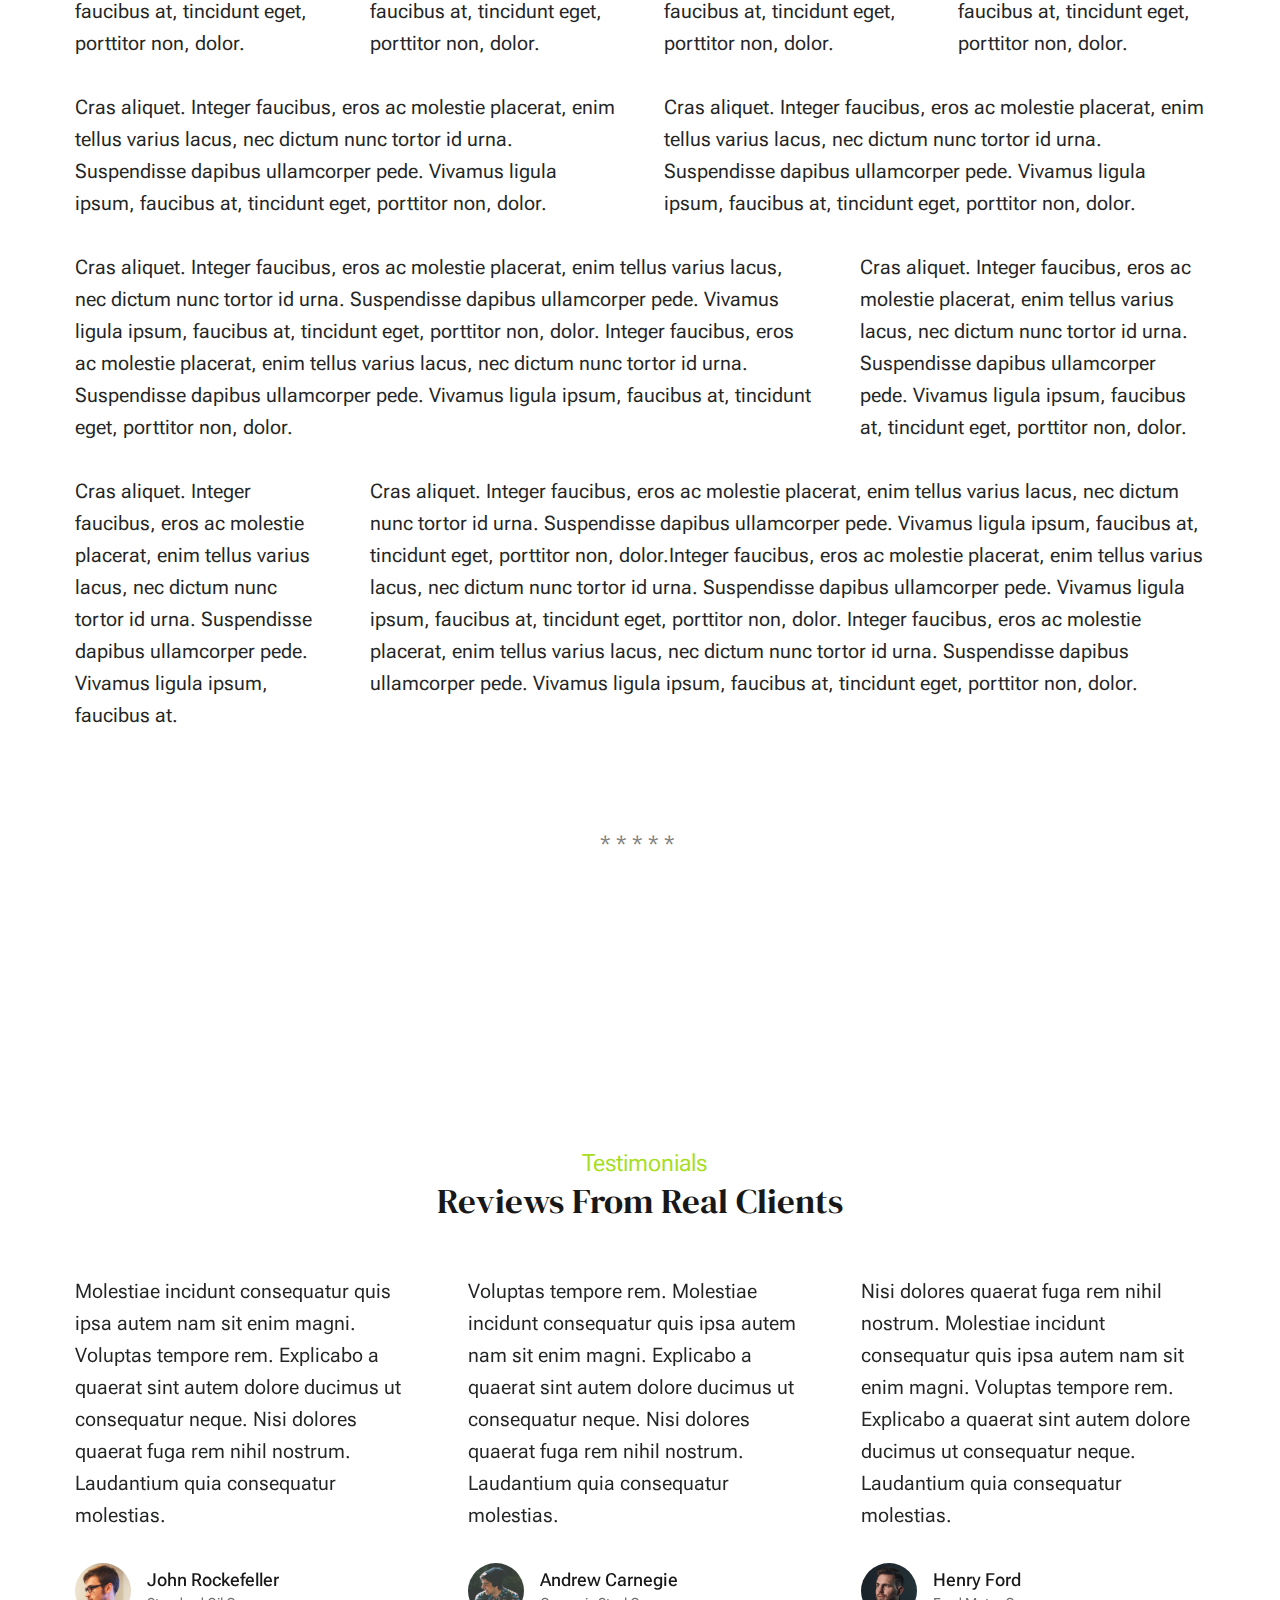
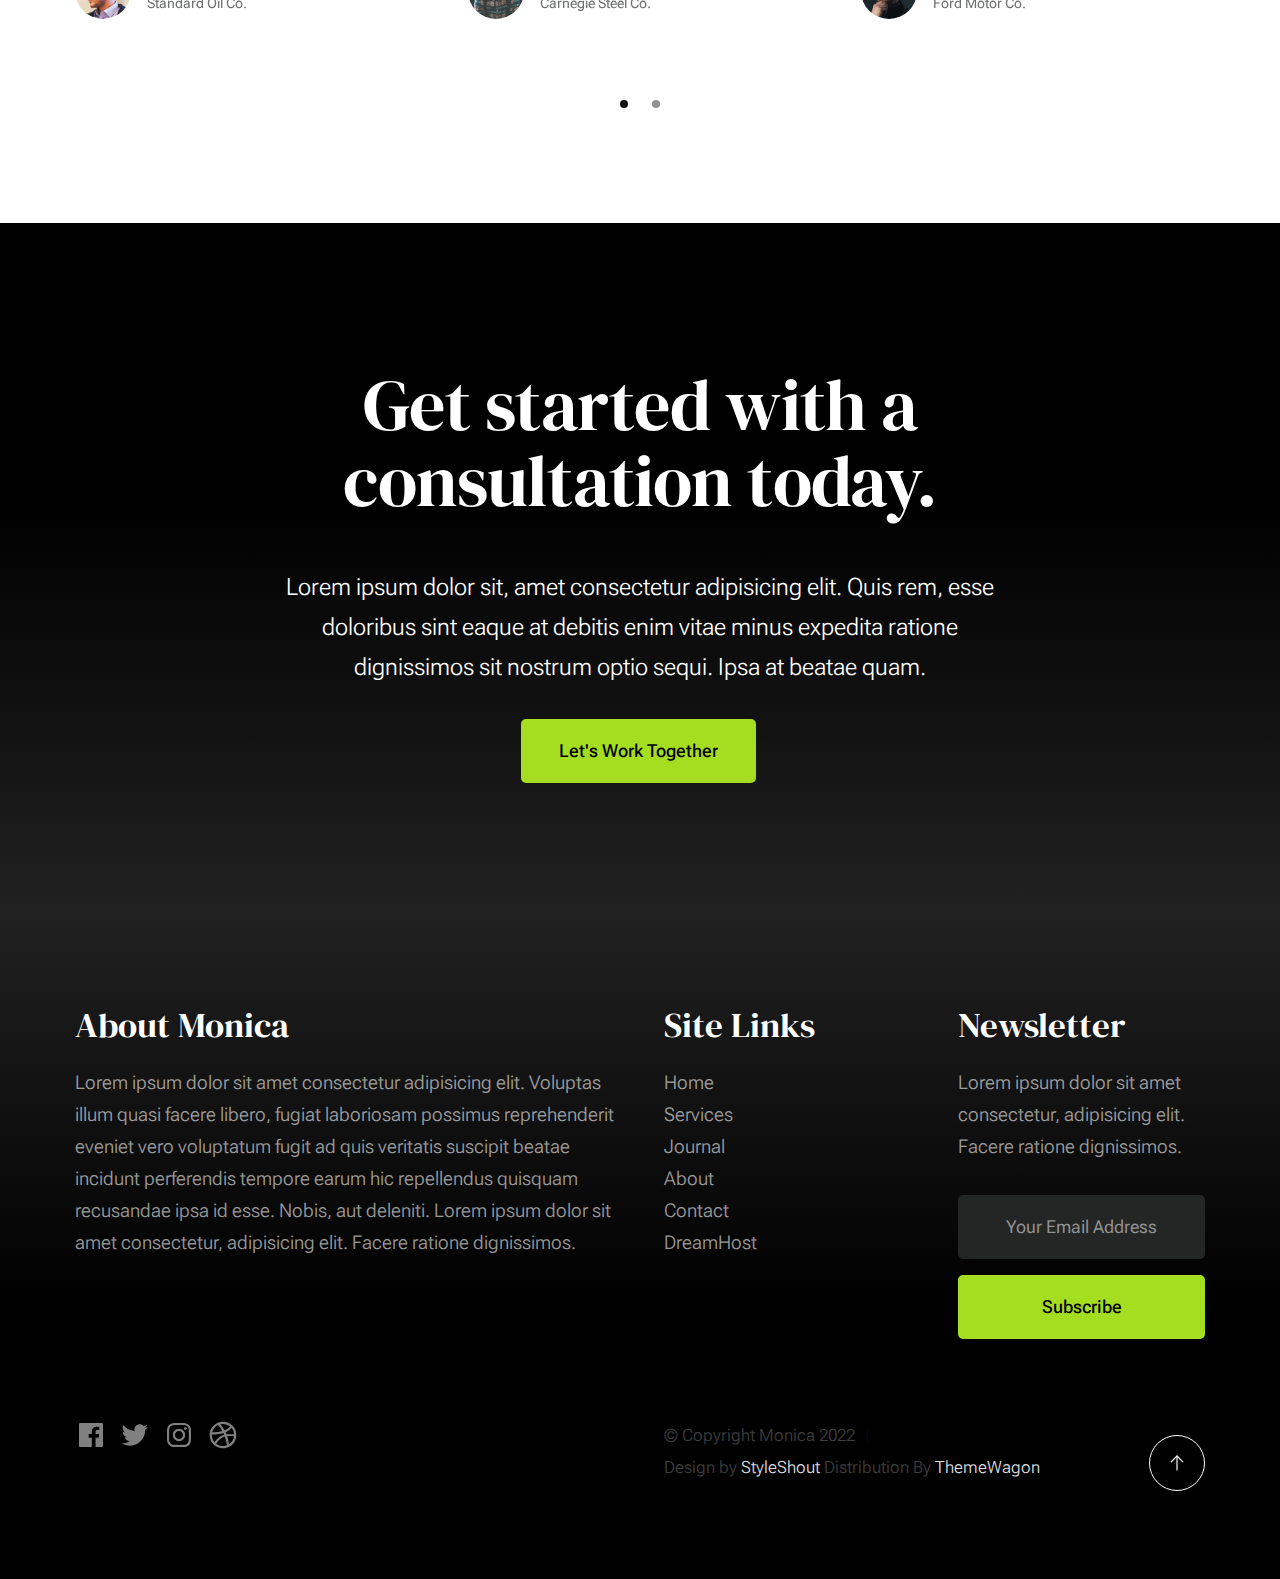
<file: styles.html>
<!DOCTYPE html>
<html lang="en" class="no-js" >
<head>

    <!--- basic page needs
    ================================================== -->
    <meta charset="utf-8">
    <meta name="viewport" content="width=device-width, initial-scale=1">
    <title>Styles - Monica</title>

    <script>
        document.documentElement.classList.remove('no-js');
        document.documentElement.classList.add('js');
    </script>

    <!-- CSS
    ================================================== -->
    <link rel="stylesheet" href="css/vendor.css">
    <link rel="stylesheet" href="css/styles.css">

    <!-- favicons
    ================================================== -->
    <link rel="apple-touch-icon" sizes="180x180" href="apple-touch-icon.png">
    <link rel="icon" type="image/png" sizes="32x32" href="favicon-32x32.png">
    <link rel="icon" type="image/png" sizes="16x16" href="favicon-16x16.png">
    <link rel="manifest" href="site.webmanifest">

</head>


<body id="top">


    <!-- preloader
    ================================================== -->
    <div id="preloader">
        <div id="loader" class="dots-fade">
            <div></div>
            <div></div>
            <div></div>
        </div>
    </div>


    <!-- page wrap
    ================================================== -->
    <div id="page" class="s-pagewrap">


        <!-- # site header 
        ================================================== -->
        <header class="s-header">

            <div class="row s-header__inner width-sixteen-col">

                <div class="s-header__block">
                    <div class="s-header__logo">
                        <a class="logo" href="index.html">
                            <img src="images/logo.svg" alt="Homepage">
                        </a>
                    </div>

                    <a class="s-header__menu-toggle" href="#0"><span>Menu</span></a>
                </div> <!-- end s-header__block -->

                <nav class="s-header__nav">
    
                    <ul class="s-header__menu-links">
                        <li><a href="about.html">About</a></li>
                        <li><a href="services.html">Services</a></li>
                        <li><a href="blog.html">Journal</a></li>
                        <li><a href="contact.html">Contact</a></li>
                    </ul> <!-- s-header__menu-links -->

                    <div class="s-header__contact">
                        <a href="contact.html" class="btn btn--primary s-header__contact-btn">Let's Work Together</a>                        
                    </div> <!-- s-header__contact -->
    
                </nav> <!-- end s-header__nav -->

            </div> <!-- end s-header__inner -->

        </header> <!-- end s-header -->


        <!-- # site main content
        ================================================== -->
        <section id="content" class="s-content">

               <section class="s-pageheader pageheader">
                    <div class="row">
                        <div class="column xl-12">
                            <h1 class="page-title">
                               Style Guide
                            </h1>                            
                        </div>
                    </div>
               </section> <!-- end pageheader --> 

               <section class="s-pagecontent pagecontent">

                    <div class="row row-x-center text-center">

                        <div class="column tab-12 xl-9">
            
                            <p class="lead">Lorem ipsum Officia elit ad tempor dolore est ex incididunt incididunt occaecat culpa deserunt 
                            sunt labore in cillum ullamco magna in Excepteur consequat in reprehenderit proident mollit incididunt officia commodo.
                            Duis ea officia sed dolor pariatur enim dolore dolore quis incididunt nulla exercitation commodo veniam et ea incididunt.
                            </p>
            
                            <hr>
                        </div>
            
                    </div> <!-- end row -->
            
                    <div class="row">
            
                        <div class="column mob-12 md-6 stack-on-900">
            
                            <h3>Paragraph and Image</h3>
            
                            <p><a href="#"><img width="120" height="120" class="u-pull-left" alt="sample-image" src="images/sample-image.jpg"></a>
                            Lorem ipsum dolor sit amet, consectetuer adipiscing elit. Donec libero. Suspendisse bibendum.Cras id urna. Morbi 
                            tincidunt, orci ac convallis aliquam, lectus turpis varius lorem, eu posuere nunc justo tempus leo. Donec mattis, 
                            purus nec placerat bibendum, dui pede condimentum odio, ac blandit ante orci ut diam. Cras fringilla magna. 
                            Phasellus suscipit, leo a pharetra condimentum, lorem tellus eleifend magna, eget fringilla velit magna id 
                            neque posuere nunc justo tempus leo. </p>
            
                            <p>
                            Lorem ipsum dolor sit amet, consectetuer adipiscing elit. Donec libero. Suspendisse bibendum. Cras id urna. 
                            Morbi tincidunt, orci ac convallis aliquam, lectus turpis varius lorem, eu posuere nunc justo tempus leo. 
                            Donec mattis, purus nec placerat bibendum, dui pede condimentumodio, ac blandit ante orci ut diam.	
                            </p>
            
                            <p>A <a href="#">link</a>,
                            <abbr title="this really isn't a very good description">abbrebation</abbr>,
                            <strong>strong text</strong>,
                            <em>em text</em>,
                            <del>deleted text</del>, and
                            <mark>this is a mark text.</mark>
                            <code>.code</code>
                            </p>
            
                        </div>
            
                        <div class="column mob-12 md-6">
            
                            <h3>Drop Caps</h3>
            
                            <p class="drop-cap">Far far away, behind the word mountains, far from the countries Vokalia and Consonantia,
                            there live the blind texts. Separated they live in Bookmarksgrove right at the coast of the
                            Semantics, a large language ocean. A small river named Duden flows by their place and supplies it with the 
                            necessary regelialia. Morbi tincidunt, orci ac convallis aliquam, lectus turpis varius lorem, 
                            euposuere nunc justo tempus leo. Donec mattis, purus nec placerat bibendum, dui pede condimentum odio, 
                            ac blandit ante orci ut diam. Cras fringilla magna. Phasellus suscipit, leo a pharetra condimentum, 
                            lorem tellus eleifend magna, eget fringilla velit magna id neque.
                            </p>
            
                            <h3>Small Print</h3>
            
                            <p><small>Lorem ipsum dolor sit amet, consectetuer adipiscing elit. Donec libero.</small></p>
                            
                    
            
                        </div>
            
                    </div> <!-- end row -->
            
                    <div class="row">
            
                        <div class="column xl-6 md-12">
            
                            <h3 class="u-add-bottom">Pull Quotes</h3>
            
                            <p>
                            Perspiciatis nemo unde et nobis modi consequatur officia amet. Ut enim 
                            tenetur provident maiores. Perspiciatis asperiores incidunt sequi 
                            quisquam. Enim aut. 
                            </p>
            
                            <figure class="pull-quote">
                                <blockquote>
                                    <p>
                                    When you look in the eyes of grace, when you meet grace, 
                                    when you embrace grace, when you see the nail prints in 
                                    grace’s hands and the fire in his eyes, when you feel his 
                                    relentless love for you - it will not motivate you to sin. 
                                    It will motivate you to righteousness.
                                    </p>
            
                                    <footer>
                                        <cite>Judah Smith</cite>
                                    </footer>
                                </blockquote>
                            </figure>
            
            
                        </div>
            
                        <div class="column xl-6 md-12">
            
                            <h3 class="h-add-bottom">Block Quotes</h3>
            
                            <blockquote cite="http://where-i-got-my-info-from.com">
                                <p>
                                For God so loved the world, that he gave his only Son, that whoever believes in 
                                him should not perish but have eternal life. For God did not send his Son into 
                                the world to condemn the world, but in order that the world might be 
                                saved through him.
                                </p>
            
                                <footer>
                                    <cite>
                                        <a href="#0">John 3:16-17 ESV</a>
                                    </cite>
                                </footer>
            
                            </blockquote>
            
                            <blockquote>
                                <p>There is a God-shaped vacuum in the heart of each man which cannot be satisfied 
                                by any created thing but only by God the Creator.</p>
            
                                <footer>
                                    <cite>Blaise Pascal</cite>
                                </footer>
            
                            </blockquote>
            
                        </div>
            
                    </div> <!-- end row -->
            
                    <div class="row u-add-half-bottom">
            
                        <div class="column xl-6 md-12">
            
                            <h3>Example Lists</h3>
            
                            <ol>
                                <li>Here is an example</li>
                                <li>of an ordered list.</li>
                                <li>A parent list item.
                                    <ul>
                                        <li>one</li>
                                        <li>two</li>
                                        <li>three</li>
                                    </ul>
                                    </li>
                                    <li>A list item.</li>
                                </ol>
            
                            <ul class="disc">
                                <li>Here is an example</li>
                                <li>of an unordered list.</li>
                            </ul>
            
                            <h3>Definition Lists</h3>
            
                            <h5>a) Multi-line Definitions (default) </h5>
            
                            <dl class="dictionary-style">
                                <dt><strong>This is a term</strong></dt>
                                    <dd>this is the definition of that term, which both live in a <code>dl</code>.</dd>
                                <dt><strong>Another Term</strong></dt>
                                    <dd>And it gets a definition too, which is this line</dd>
                                    <dd>This is a 2<sup>nd</sup> definition for a single term. A <code>dt</code> may be followed by multiple <code>dd</code>s.</dd>
                            </dl>
            
                            <h3 class="u-add-bottom">Skill Bars</h3>
            
                            <ul class="skill-bars">
                                <li>
                                <div class="progress percent90"><span>90%</span></div>
                                <strong>HTML</strong>
                                </li>
                                <li>
                                <div class="progress percent85"><span>85%</span></div>
                                <strong>CSS</strong>
                                </li>
                                <li>
                                <div class="progress percent70"><span>70%</span></div>
                                <strong>Javascript</strong>
                                </li>
                                <li>
                                <div class="progress percent95"><span>95%</span></div>
                                <strong>PHP</strong>
                                </li>
                                <li>
                                <div class="progress percent75"><span>75%</span></div>
                                <strong>Illustrator</strong>
                                </li>
                                <li>
                                <div class="progress percent90"><span>90%</span></div>
                                <strong>Figma</strong>
                                </li>
                            </ul>
            
                        </div>
            
                        <div class="column xl-6 md-12">
            
                            <h3 class="u-add-bottom">Buttons</h3>
            
                            <p>
                                <a class="btn btn--primary u-fullwidth" href="#0">Primary Button</a>
                                <a class="btn u-fullwidth" href="#0">Default Button</a>
                                <a class="btn btn--stroke u-fullwidth" href="#0">Stroke Button</a>
                            </p>
            
                            <h3>Stats Tabs</h3>
            
                            <ul class="stats-tabs">
                                <li><a href="#0">1,234 <em>Peter</em></a></li>
                                <li><a href="#0">567 <em>James</em></a></li>
                                <li><a href="#0">23,456 <em>John</em></a></li>
                                <li><a href="#0">3,456 <em>Andrew</em></a></li>
                                <li><a href="#0">456 <em>Philip</em></a></li>
                                <li><a href="#0">26 <em>Matthew</em></a></li>
                            </ul>
            
                            <h3 class="u-add-bottom">Code</h3>
            
<pre><code class="language-css">
    code {
    font-size: 1.4rem;
    margin: 0 .2rem;
    padding: .2rem .6rem;
    white-space: nowrap;
    background: #F1F1F1;
    border: 1px solid #E1E1E1;	
    border-radius: 3px;
    }
</code></pre>
            
                        </div>
            
                    </div> <!-- end row -->
            
                    <div class="row u-add-half-bottom">
            
                        <div class="column xl-6 md-12">
                                
                            <h1>H1 Heading Doloremque dolor voluptas est sequi omnis.</h1>
                            <p>Doloremque dolor voluptas est sequi omnis. Pariatur ut aut. Sed enim tempora qui veniam qui cum vel. 
                            Voluptas odit at vitae minima. In assumenda ut. Voluptatem totam impedit accusantium reiciendis excepturi aut qui accusamus praesentium.</p>
            
                            <h2>H2 Heading Doloremque dolor voluptas est sequi omnis.</h2>
                            <p>Doloremque dolor voluptas est sequi omnis. Pariatur ut aut. Sed enim tempora qui veniam qui cum vel. 
                            Voluptas odit at vitae minima. In assumenda ut. Voluptatem totam impedit accusantium reiciendis excepturi aut qui accusamus praesentium.</p>
            
                            <h3>H3 Heading Doloremque dolor voluptas est sequi omnis.</h3>
                            <p>Doloremque dolor voluptas est sequi omnis. Pariatur ut aut. Sed enim tempora qui veniam qui cum vel. 
                            Voluptas odit at vitae minima. In assumenda ut. Voluptatem totam impedit accusantium reiciendis excepturi aut qui accusamus praesentium.</p>
            
                            
                        </div>
            
                        <div class="column xl-6 md-12">
                            <h4>H4 Heading Doloremque dolor voluptas est sequi omnis.</h4>
                            <p>Doloremque dolor voluptas est sequi omnis. Pariatur ut aut. Sed enim tempora qui veniam qui cum vel. 
                            Voluptas odit at vitae minima. In assumenda ut. Voluptatem totam impedit accusantium reiciendis excepturi aut qui accusamus praesentium.</p>
            
                            <h5>H5 Heading Doloremque dolor voluptas est sequi omnis.</h5>
                            <p>Doloremque dolor voluptas est sequi omnis. Pariatur ut aut. Sed enim tempora qui veniam qui cum vel. 
                            Voluptas odit at vitae minima. In assumenda ut. Voluptatem totam impedit accusantium reiciendis excepturi aut qui accusamus praesentium.</p>
            
                            <h6>H6 Heading Doloremque dolor voluptas est sequi omnis.</h6>
                            <p>Doloremque dolor voluptas est sequi omnis. Pariatur ut aut. Sed enim tempora qui veniam qui cum vel. 
                            Voluptas odit at vitae minima. In assumenda ut. Voluptatem totam impedit accusantium reiciendis excepturi aut qui accusamus praesentium.</p>
                
                            
                        </div>
            
                    </div> <!-- end row -->
            
                    <div class="row u-add-half-bottom">
            
                        <div class="column xl-6 md-12">
            
                            <h3 class="u-add-bottom">Responsive Image</h3>
            
                            <figure>
                                <img src="images/wheel-500.jpg" 
                                srcset="images/wheel-1000.jpg 1000w, 
                                images/wheel-500.jpg 500w" 
                                sizes="(max-width: 1000px) 100vw, 1000px" alt="">
            
                                <figcaption>
                                    Here is some random picture.
                                </figcaption>
                            </figure>
            
                        </div>
            
                        <div class="column xl-6 md-12">
            
                            <h3 class="u-add-bottom">Responsive video</h3>
            
                            <div class="video-container">
                            <iframe src="https://player.vimeo.com/video/14592941?color=00a650&title=0&byline=0&portrait=0" width="500" height="281" frameborder="0" webkitallowfullscreen mozallowfullscreen allowfullscreen></iframe> 
                            </div>
            
                        </div>
                        
                    </div> <!-- end row -->
            
                    <div class="row u-add-bottom">
            
                        <div class="column xl-12">
            
                            <h3>Tables</h3>
                            <p>Be sure to use properly formed table markup with <code>&lt;thead&gt;</code> and <code>&lt;tbody&gt;</code> when building a <code>table</code>.</p>
            
                            <div class="table-responsive">
            
                                <table>
                                        <thead>
                                        <tr>
                                            <th>Name</th>
                                            <th>Age</th>
                                            <th>Sex</th>
                                            <th>Location</th>
                                        </tr>
                                        </thead>
                                        <tbody>
                                        <tr>
                                            <td>William J. Seymour</td>
                                            <td>34</td>
                                            <td>Male</td>
                                            <td>Azusa Street</td>
                                        </tr>
                                        <tr>
                                            <td>Jennie Evans Moore</td>
                                            <td>30</td>
                                            <td>Female</td>
                                            <td>Azusa Street</td>
                                        </tr>
                                        </tbody>
                                </table>
            
                            </div>
            
                        </div>
                        
                    </div> <!-- end row -->
            
                    <div class="row">
            
                        <div class="column xl-12">
                            <h3>Pagination</h3>
            
                            <nav class="pgn">
                                <ul>
                                    <li>
                                        <a class="pgn__prev" href="#0">
                                            <svg xmlns="http://www.w3.org/2000/svg" width="24" height="24" viewBox="0 0 24 24"><path d="M12.707 17.293L8.414 13H18v-2H8.414l4.293-4.293-1.414-1.414L4.586 12l6.707 6.707z"/></svg>
                                        </a>
                                    </li>
                                    <li><a class="pgn__num" href="#0">1</a></li>
                                    <li><span class="pgn__num current">2</span></li>
                                    <li><a class="pgn__num" href="#0">3</a></li>
                                    <li><a class="pgn__num" href="#0">4</a></li>
                                    <li><a class="pgn__num" href="#0">5</a></li>
                                    <li><span class="pgn__num dots">…</span></li>
                                    <li><a class="pgn__num" href="#0">8</a></li>
                                    <li>
                                        <a class="pgn__next" href="#0">
                                            <svg xmlns="http://www.w3.org/2000/svg" width="24" height="24" viewBox="0 0 24 24"><path d="M11.293 17.293l1.414 1.414L19.414 12l-6.707-6.707-1.414 1.414L15.586 11H6v2h9.586z"/></svg>
                                        </a>
                                    </li>
                                </ul>
                            </nav>
                        </div>
            
                    </div> <!-- end row -->
            
                    <div class="row">
            
                        <div class="column xl-6 md-12">
            
                            <h3 class="u-add-bottom">Form Styles</h3>
            
                            <form>
                                <div>
                                    <label for="sampleInput">Your email</label>
                                    <input class="u-fullwidth" type="email" placeholder="test@mailbox.com" id="sampleInput">
                                </div>
                                <div>
                                    <label for="sampleRecipientInput">Reason for contacting</label>
                                    <div class="ss-custom-select">
                                        <select class="u-fullwidth" id="sampleRecipientInput">
                                            <option value="Option 1">Questions</option>
                                            <option value="Option 2">Report</option>
                                            <option value="Option 3">Others</option>
                                        </select>
                                    </div>
                                </div>
                                
                                <label for="exampleMessage">Message</label>
                                <textarea class="u-fullwidth" placeholder="Your message" id="exampleMessage"></textarea>
            
                                <label class="u-add-bottom">
                                    <input type="checkbox">
                                    <span class="label-text">Send a copy to yourself</span>
                                </label>
                            
                                <input class="btn--primary u-fullwidth" type="submit" value="Submit">
                            </form>
            
                        </div>
            
                        <div class="column xl-6 md-12">
            
                            <h3>Alert Boxes</h3>
            
                            <br>
                            
                            <div class="alert-box alert-box--error">
                                <p>Error Message. Your Message Goes Here.</p>
                                <span class="alert-box__close"></span>
                            </div><!-- end error -->
                                    
                            <div class="alert-box alert-box--success">
                                <p>Success Message. Your Message Goes Here.</p>
                                <span class="alert-box__close"></span>
                            </div><!-- end success -->
                                    
                            <div class="alert-box alert-box--info">
                                <p>Info Message. Your Message Goes Here.</p>
                                <span class="alert-box__close"></span>
                            </div><!-- end info -->
                                    
                            <div class="alert-box alert-box--notice">
                                <p>Notice Message. Your Message Goes Here.</p>
                                <span class="alert-box__close"></span>
                            </div><!-- end notice -->
                        
                        </div>
            
                    </div> <!-- end row -->
            
                    <div class="row">
            
                        <div class="xl-12 column">
                        <h3 class="half-bottom">Grid Columns</h3>
                        </div>
            
                    </div> <!-- Row End-->
            
                    <!--<h4>1/3 Columns</h4>  -->
            
                    <div class="row">
            
                        <div class="xl-4 md-12 column">
                            <p>
                            Cras aliquet. Integer faucibus, eros ac molestie placerat, enim tellus varius lacus,
                            nec dictum nunc tortor id urna. Suspendisse dapibus ullamcorper pede. Vivamus ligula ipsum,
                            faucibus at, tincidunt eget, porttitor non, dolor. 
                            </p>
                        </div>
            
                        <div class="xl-4 md-12 column">
                            <p>
                            Cras aliquet. Integer faucibus, eros ac molestie placerat, enim tellus varius lacus,
                            nec dictum nunc tortor id urna. Suspendisse dapibus ullamcorper pede. Vivamus ligula ipsum,
                            faucibus at, tincidunt eget, porttitor non, dolor. 
                            </p>
                        </div>
            
                        <div class="xl-4 md-12 column">
                            <p>
                            Cras aliquet. Integer faucibus, eros ac molestie placerat, enim tellus varius lacus,
                            nec dictum nunc tortor id urna. Suspendisse dapibus ullamcorper pede. Vivamus ligula ipsum,
                            faucibus at, tincidunt eget, porttitor non, dolor. 
                            </p>
                        </div>
            
                    </div>
            
                    <!--<h4>1/4 Columns</h4>  -->
            
                    <div class="row">
            
                        <div class="xl-3 md-6 tab-12 column">
                            <p>
                            Cras aliquet. Integer faucibus, eros ac molestie placerat, enim tellus varius lacus,
                            nec dictum nunc tortor id urna. Suspendisse dapibus ullamcorper pede. Vivamus ligula ipsum,
                            faucibus at, tincidunt eget, porttitor non, dolor. 
                            </p>
                        </div>
            
                        <div class="xl-3 md-6 tab-12 column">
                            <p>
                            Cras aliquet. Integer faucibus, eros ac molestie placerat, enim tellus varius lacus,
                            nec dictum nunc tortor id urna. Suspendisse dapibus ullamcorper pede. Vivamus ligula ipsum,
                            faucibus at, tincidunt eget, porttitor non, dolor. 
                            </p>
                        </div>
            
                        <div class="xl-3 md-6 tab-12 column">
                            <p>
                            Cras aliquet. Integer faucibus, eros ac molestie placerat, enim tellus varius lacus,
                            nec dictum nunc tortor id urna. Suspendisse dapibus ullamcorper pede. Vivamus ligula ipsum,
                            faucibus at, tincidunt eget, porttitor non, dolor. 
                            </p>
                        </div>
            
                        <div class="xl-3 md-6 tab-12 column">
                            <p>
                            Cras aliquet. Integer faucibus, eros ac molestie placerat, enim tellus varius lacus,
                            nec dictum nunc tortor id urna. Suspendisse dapibus ullamcorper pede. Vivamus ligula ipsum,
                            faucibus at, tincidunt eget, porttitor non, dolor. 
                            </p>
                        </div>
            
                    </div>
            
                    <!--<h4>1/2 Columns</h4>  -->
            
                    <div class="row">
            
                        <div class="xl-6 tab-12 column">
                            <p>
                            Cras aliquet. Integer faucibus, eros ac molestie placerat, enim tellus varius lacus,
                            nec dictum nunc tortor id urna. Suspendisse dapibus ullamcorper pede. Vivamus ligula ipsum,
                            faucibus at, tincidunt eget, porttitor non, dolor. 
                            </p>
                        </div>
            
                        <div class="xl-6 tab-12 column">
                            <p>
                            Cras aliquet. Integer faucibus, eros ac molestie placerat, enim tellus varius lacus,
                            nec dictum nunc tortor id urna. Suspendisse dapibus ullamcorper pede. Vivamus ligula ipsum,
                            faucibus at, tincidunt eget, porttitor non, dolor. 
                            </p>
                        </div>
            
                    </div>
            
                    <!--<h4>2/3 Columns</h4>  -->
            
                    <div class="row">
            
                        <div class="xl-8 md-7 tab-12 column">
                            <p>
                            Cras aliquet. Integer faucibus, eros ac molestie placerat, enim tellus varius lacus,
                            nec dictum nunc tortor id urna. Suspendisse dapibus ullamcorper pede. Vivamus ligula ipsum,
                            faucibus at, tincidunt eget, porttitor non, dolor. Integer faucibus, eros ac molestie placerat, enim tellus varius lacus,
                            nec dictum nunc tortor id urna. Suspendisse dapibus ullamcorper pede. Vivamus ligula ipsum,
                            faucibus at, tincidunt eget, porttitor non, dolor.
                            </p>
                        </div>
            
                        <div class="xl-4 md-5 tab-12 column">
                            <p>
                            Cras aliquet. Integer faucibus, eros ac molestie placerat, enim tellus varius lacus,
                            nec dictum nunc tortor id urna. Suspendisse dapibus ullamcorper pede. Vivamus ligula ipsum,
                            faucibus at, tincidunt eget, porttitor non, dolor. 
                            </p>
                        </div>
            
                    </div>
            
                    <!--<h4>3/4 Columns</h4>  -->
            
                    <div class="row">
            
                        <div class="xl-3 md-5 tab-12 column">
                            <p>
                            Cras aliquet. Integer faucibus, eros ac molestie placerat, enim tellus varius lacus,
                            nec dictum nunc tortor id urna. Suspendisse dapibus ullamcorper pede. Vivamus ligula ipsum,
                            faucibus at. 
                            </p>
                        </div>
            
                        <div class="xl-9 md-7 tab-12 column">
                            <p>
                            Cras aliquet. Integer faucibus, eros ac molestie placerat, enim tellus varius lacus,
                            nec dictum nunc tortor id urna. Suspendisse dapibus ullamcorper pede. Vivamus ligula ipsum,
                            faucibus at, tincidunt eget, porttitor non, dolor.Integer faucibus, eros ac molestie placerat, enim tellus varius lacus,
                            nec dictum nunc tortor id urna. Suspendisse dapibus ullamcorper pede. Vivamus ligula ipsum,
                            faucibus at, tincidunt eget, porttitor non, dolor. Integer faucibus, eros ac molestie placerat, enim tellus varius lacus,
                            nec dictum nunc tortor id urna. Suspendisse dapibus ullamcorper pede. Vivamus ligula ipsum,
                            faucibus at, tincidunt eget, porttitor non, dolor.
                            </p>
                        </div>
            
                    </div> 
            
                    <hr class="fancy">

               </section> <!-- pagecontent -->

               <section class="s-testimonials">

                    <div class="s-testimonials__header row row-x-center text-center">
                        <div class="column xl-8 lg-12">
        
                            <p class="text-pretitle">
                            Testimonials
                            </p>
                            <h3>
                            Reviews From Real Clients
                            </h3>                        
        
                        </div>
                    </div> <!--end s-testimonials__header -->

                    <div class="row s-testimonials__content">
                        <div class="column xl-12 testimonials">

                            <div class="swiper-container testimonials__slider page-slider">

                                <div class="swiper-wrapper">
                                    <div class="testimonials__slide swiper-slide">
                                        <p>
                                        Molestiae incidunt consequatur quis ipsa autem nam sit enim magni. Voluptas tempore rem. 
                                        Explicabo a quaerat sint autem dolore ducimus ut consequatur neque. Nisi dolores quaerat fuga rem nihil nostrum.
                                        Laudantium quia consequatur molestias.
                                        </p>
                                        <div class="testimonials__author">
                                            <img src="images/avatars/user-01.jpg" alt="Author image" class="testimonials__avatar">
                                            <cite class="testimonials__cite">
                                                <strong>John Rockefeller</strong>
                                                <span>Standard Oil Co.</span>
                                            </cite>
                                        </div>
                                    </div>
                                    <div class="testimonials__slide swiper-slide">
                                        <p>
                                        Voluptas tempore rem. Molestiae incidunt consequatur quis ipsa autem nam sit enim magni. 
                                        Explicabo a quaerat sint autem dolore ducimus ut consequatur neque. Nisi dolores quaerat fuga rem nihil nostrum.
                                        Laudantium quia consequatur molestias.
                                        </p>
                                        <div class="testimonials__author">
                                            <img src="images/avatars/user-04.jpg" alt="Author image" class="testimonials__avatar">
                                            <cite class="testimonials__cite">
                                                <strong>Andrew Carnegie</strong>
                                                <span>Carnegie Steel Co.</span>
                                            </cite>
                                        </div>
                                    </div>
                                    <div class="testimonials__slide swiper-slide">
                                        <p>
                                        Nisi dolores quaerat fuga rem nihil nostrum. Molestiae incidunt consequatur quis ipsa autem nam sit enim magni. 
                                        Voluptas tempore rem. Explicabo a quaerat sint autem dolore ducimus ut consequatur neque. 
                                        Laudantium quia consequatur molestias.
                                        </p>
                                        <div class="testimonials__author">
                                            <img src="images/avatars/user-06.jpg" alt="Author image" class="testimonials__avatar">
                                            <cite class="testimonials__cite">
                                                <strong>Henry Ford</strong>
                                                <span>Ford Motor Co.</span>
                                            </cite>
                                        </div>
                                    </div>
                                    <div class="testimonials__slide swiper-slide">
                                        <p>
                                        Molestiae incidunt consequatur quis ipsa autem nam sit enim magni. Voluptas tempore rem. 
                                        Explicabo a quaerat sint autem dolore ducimus ut consequatur neque. Nisi dolores quaerat fuga rem nihil nostrum.
                                        Laudantium quia consequatur molestias.
                                        </p>
                                        <div class="testimonials__author">
                                            <img src="images/avatars/user-02.jpg" alt="Author image" class="testimonials__avatar">
                                            <cite class="testimonials__cite">
                                                <strong>John Morgan</strong>
                                                <span>JP Morgan & Co.</span>
                                            </cite>
                                        </div>
                                    </div> 
                                </div> <!-- end swiper-wrapper --> 

                                <div class="swiper-pagination"></div>

                            </div> <!--end testimonials__slider --> 

                        </div> <!-- testimonials -->
                    </div> <!--end s-testimonials__content -->

               </section> <!-- end s-testimonials -->

        </section> <!-- s-content-->

        <!-- # cta
        ================================================== -->
        <section id="cta" class="s-cta">

            <div class="row row-x-center text-center">
                <div class="column xl-8 lg-12">

                    <div class="s-cta__content">
                        <h2 class="text-display-title">
                        Get started with a consultation today.
                        </h2>
                        <p class="lead">
                        Lorem ipsum dolor sit, amet consectetur adipisicing elit. Quis rem, esse doloribus sint eaque at debitis enim vitae minus expedita ratione dignissimos sit nostrum optio sequi. Ipsa at beatae quam.
                        </p>
                        <a href="contact.html" class="btn btn--primary">Let's Work Together</a>
                    </div>

                </div>
            </div>

        </section> <!-- end s-cta -->


        <!-- # footer 
        ================================================== -->
        <footer class="s-footer">
            <div class="row s-footer__content">
                <div class="column xl-6 lg-6 md-12 s-footer__block s-footer__about">                    
                    <h3>About Monica</h3>
                    <p>
                    Lorem ipsum dolor sit amet consectetur adipisicing elit. Voluptas illum quasi facere libero, 
                    fugiat laboriosam possimus reprehenderit eveniet vero voluptatum fugit ad quis veritatis suscipit beatae 
                    incidunt perferendis tempore earum hic repellendus quisquam recusandae ipsa id esse. Nobis, aut deleniti.
                    Lorem ipsum dolor sit amet consectetur, adipisicing elit. Facere ratione dignissimos.
                    </p>               
                </div>                
                <div class="column xl-3 lg-6 md-12 s-footer__block s-footer__site-links">
                    <h3>Site Links</h3>
                    <ul class="link-list">
                        <li><a href="index.html">Home</a></li>
                        <li><a href="services.html">Services</a></li>
                        <li><a href="blog.html">Journal</a></li>
                        <li><a href="about.html">About</a></li>
                        <li><a href="contact.html">Contact</a></li>
                        <li><a href="https://www.dreamhost.com/r.cgi?287326">DreamHost</a></li>
                    </ul>
                </div>
                <div class="column xl-3 lg-6 md-12 tab-12 s-footer__block s-footer__newsletter">
                    <h3>Newsletter</h3>

                    <p>
                    Lorem ipsum dolor sit amet consectetur, adipisicing elit. Facere ratione dignissimos.
                    </p>

                    <div class="subscribe-form">
                        <form id="mc-form" class="mc-form">
                            <input type="email" name="EMAIL" id="mce-EMAIL" class="u-fullwidth text-center" placeholder="Your Email Address" title="The domain portion of the email address is invalid (the portion after the @)." pattern="^([^\x00-\x20\x22\x28\x29\x2c\x2e\x3a-\x3c\x3e\x40\x5b-\x5d\x7f-\xff]+|\x22([^\x0d\x22\x5c\x80-\xff]|\x5c[\x00-\x7f])*\x22)(\x2e([^\x00-\x20\x22\x28\x29\x2c\x2e\x3a-\x3c\x3e\x40\x5b-\x5d\x7f-\xff]+|\x22([^\x0d\x22\x5c\x80-\xff]|\x5c[\x00-\x7f])*\x22))*\x40([^\x00-\x20\x22\x28\x29\x2c\x2e\x3a-\x3c\x3e\x40\x5b-\x5d\x7f-\xff]+|\x5b([^\x0d\x5b-\x5d\x80-\xff]|\x5c[\x00-\x7f])*\x5d)(\x2e([^\x00-\x20\x22\x28\x29\x2c\x2e\x3a-\x3c\x3e\x40\x5b-\x5d\x7f-\xff]+|\x5b([^\x0d\x5b-\x5d\x80-\xff]|\x5c[\x00-\x7f])*\x5d))*(\.\w{2,})+$" required>
                            <input type="submit" name="subscribe" value="Subscribe" class="btn btn--primary btn--small u-fullwidth">
                            <!-- <div style="position: absolute; left: -5000px;" aria-hidden="true"><input type="text" name="b_cdb7b577e41181934ed6a6a44_9a91cfe7b3" tabindex="-1" value=""></div> -->
                            <div class="mc-status"></div>
                        </form>
                    </div>
                </div>
            </div>    
            
            <div class="row s-footer__bottom">
                <div class="column xl-6 lg-12">
                    <ul class="s-footer__social social-list">
                        <li>
                            <a href="#0">
                                <svg xmlns="http://www.w3.org/2000/svg" width="24" height="24" viewBox="0 0 24 24" style="fill:rgba(0, 0, 0, 1);transform:;-ms-filter:"><path d="M20,3H4C3.447,3,3,3.448,3,4v16c0,0.552,0.447,1,1,1h8.615v-6.96h-2.338v-2.725h2.338v-2c0-2.325,1.42-3.592,3.5-3.592 c0.699-0.002,1.399,0.034,2.095,0.107v2.42h-1.435c-1.128,0-1.348,0.538-1.348,1.325v1.735h2.697l-0.35,2.725h-2.348V21H20 c0.553,0,1-0.448,1-1V4C21,3.448,20.553,3,20,3z"></path></svg>
                                <span class="u-screen-reader-text">Facebook</span>
                            </a>
                        </li>
                        <li>
                            <a href="#0">
                                <svg xmlns="http://www.w3.org/2000/svg" width="24" height="24" viewBox="0 0 24 24" style="fill:rgba(0, 0, 0, 1);transform:;-ms-filter:"><path d="M19.633,7.997c0.013,0.175,0.013,0.349,0.013,0.523c0,5.325-4.053,11.461-11.46,11.461c-2.282,0-4.402-0.661-6.186-1.809 c0.324,0.037,0.636,0.05,0.973,0.05c1.883,0,3.616-0.636,5.001-1.721c-1.771-0.037-3.255-1.197-3.767-2.793 c0.249,0.037,0.499,0.062,0.761,0.062c0.361,0,0.724-0.05,1.061-0.137c-1.847-0.374-3.23-1.995-3.23-3.953v-0.05 c0.537,0.299,1.16,0.486,1.82,0.511C3.534,9.419,2.823,8.184,2.823,6.787c0-0.748,0.199-1.434,0.548-2.032 c1.983,2.443,4.964,4.04,8.306,4.215c-0.062-0.3-0.1-0.611-0.1-0.923c0-2.22,1.796-4.028,4.028-4.028 c1.16,0,2.207,0.486,2.943,1.272c0.91-0.175,1.782-0.512,2.556-0.973c-0.299,0.935-0.936,1.721-1.771,2.22 c0.811-0.088,1.597-0.312,2.319-0.624C21.104,6.712,20.419,7.423,19.633,7.997z"></path></svg>
                                <span class="u-screen-reader-text">Twitter</span>
                            </a>
                        </li>
                        <li>
                            <a href="#0">
                                <svg xmlns="http://www.w3.org/2000/svg" width="24" height="24" viewBox="0 0 24 24" style="fill:rgba(0, 0, 0, 1);transform:;-ms-filter:"><path d="M11.999,7.377c-2.554,0-4.623,2.07-4.623,4.623c0,2.554,2.069,4.624,4.623,4.624c2.552,0,4.623-2.07,4.623-4.624 C16.622,9.447,14.551,7.377,11.999,7.377L11.999,7.377z M11.999,15.004c-1.659,0-3.004-1.345-3.004-3.003 c0-1.659,1.345-3.003,3.004-3.003s3.002,1.344,3.002,3.003C15.001,13.659,13.658,15.004,11.999,15.004L11.999,15.004z"></path><circle cx="16.806" cy="7.207" r="1.078"></circle><path d="M20.533,6.111c-0.469-1.209-1.424-2.165-2.633-2.632c-0.699-0.263-1.438-0.404-2.186-0.42 c-0.963-0.042-1.268-0.054-3.71-0.054s-2.755,0-3.71,0.054C7.548,3.074,6.809,3.215,6.11,3.479C4.9,3.946,3.945,4.902,3.477,6.111 c-0.263,0.7-0.404,1.438-0.419,2.186c-0.043,0.962-0.056,1.267-0.056,3.71c0,2.442,0,2.753,0.056,3.71 c0.015,0.748,0.156,1.486,0.419,2.187c0.469,1.208,1.424,2.164,2.634,2.632c0.696,0.272,1.435,0.426,2.185,0.45 c0.963,0.042,1.268,0.055,3.71,0.055s2.755,0,3.71-0.055c0.747-0.015,1.486-0.157,2.186-0.419c1.209-0.469,2.164-1.424,2.633-2.633 c0.263-0.7,0.404-1.438,0.419-2.186c0.043-0.962,0.056-1.267,0.056-3.71s0-2.753-0.056-3.71C20.941,7.57,20.801,6.819,20.533,6.111z M19.315,15.643c-0.007,0.576-0.111,1.147-0.311,1.688c-0.305,0.787-0.926,1.409-1.712,1.711c-0.535,0.199-1.099,0.303-1.67,0.311 c-0.95,0.044-1.218,0.055-3.654,0.055c-2.438,0-2.687,0-3.655-0.055c-0.569-0.007-1.135-0.112-1.669-0.311 c-0.789-0.301-1.414-0.923-1.719-1.711c-0.196-0.534-0.302-1.099-0.311-1.669c-0.043-0.95-0.053-1.218-0.053-3.654 c0-2.437,0-2.686,0.053-3.655c0.007-0.576,0.111-1.146,0.311-1.687c0.305-0.789,0.93-1.41,1.719-1.712 c0.534-0.198,1.1-0.303,1.669-0.311c0.951-0.043,1.218-0.055,3.655-0.055c2.437,0,2.687,0,3.654,0.055 c0.571,0.007,1.135,0.112,1.67,0.311c0.786,0.303,1.407,0.925,1.712,1.712c0.196,0.534,0.302,1.099,0.311,1.669 c0.043,0.951,0.054,1.218,0.054,3.655c0,2.436,0,2.698-0.043,3.654H19.315z"></path></svg>
                                <span class="u-screen-reader-text">Instagram</span>
                            </a>
                        </li>
                        <li>
                            <a href="#0">
                                <svg xmlns="http://www.w3.org/2000/svg" width="24" height="24" viewBox="0 0 24 24" style="fill: rgba(0, 0, 0, 1);transform: ;msFilter:;"><path d="M20.66 6.98a9.932 9.932 0 0 0-3.641-3.64C15.486 2.447 13.813 2 12 2s-3.486.447-5.02 1.34c-1.533.893-2.747 2.107-3.64 3.64S2 10.187 2 12s.446 3.487 1.34 5.02a9.924 9.924 0 0 0 3.641 3.64C8.514 21.553 10.187 22 12 22s3.486-.447 5.02-1.34a9.932 9.932 0 0 0 3.641-3.64C21.554 15.487 22 13.813 22 12s-.446-3.487-1.34-5.02zM12 3.66c2 0 3.772.64 5.32 1.919-.92 1.174-2.286 2.14-4.1 2.9-1.002-1.813-2.088-3.327-3.261-4.54A7.715 7.715 0 0 1 12 3.66zM5.51 6.8a8.116 8.116 0 0 1 2.711-2.22c1.212 1.201 2.325 2.7 3.34 4.5-2 .6-4.114.9-6.341.9-.573 0-1.006-.013-1.3-.04A8.549 8.549 0 0 1 5.51 6.8zM3.66 12c0-.054.003-.12.01-.2.007-.08.01-.146.01-.2.254.014.641.02 1.161.02 2.666 0 5.146-.367 7.439-1.1.187.373.381.793.58 1.26-1.32.293-2.674 1.006-4.061 2.14S6.4 16.247 5.76 17.5c-1.4-1.587-2.1-3.42-2.1-5.5zM12 20.34c-1.894 0-3.594-.587-5.101-1.759.601-1.187 1.524-2.322 2.771-3.401 1.246-1.08 2.483-1.753 3.71-2.02a29.441 29.441 0 0 1 1.56 6.62 8.166 8.166 0 0 1-2.94.56zm7.08-3.96a8.351 8.351 0 0 1-2.58 2.621c-.24-2.08-.7-4.107-1.379-6.081.932-.066 1.765-.1 2.5-.1.799 0 1.686.034 2.659.1a8.098 8.098 0 0 1-1.2 3.46zm-1.24-5c-1.16 0-2.233.047-3.22.14a27.053 27.053 0 0 0-.68-1.62c2.066-.906 3.532-2.006 4.399-3.3 1.2 1.414 1.854 3.027 1.96 4.84-.812-.04-1.632-.06-2.459-.06z"></path></svg>
                                <span class="u-screen-reader-text">Dribbble</span>
                            </a>
                        </li>
                    </ul> <!-- end s-footer__social -->
                </div>
                <div class="column xl-6 lg-12">
                    <p class="ss-copyright">
                        <span>© Copyright Monica 2022</span> 
                        <span>Design by <a href="https://www.styleshout.com/">StyleShout</a> Distribution By <a href="https://themewagon.com">ThemeWagon</a></span>
                    </p>
                </div>

                <div class="ss-go-top">
                    <a class="smoothscroll" title="Back to Top" href="#top">
                        <svg xmlns="http://www.w3.org/2000/svg" viewBox="0 0 24 24" width="36" height="36" fill="none" stroke="#ffffff" stroke-width="1" stroke-linecap="round" stroke-linejoin="round">&lt;!--!  Atomicons Free 1.00 by @atisalab License - https://atomicons.com/license/ (Icons: CC BY 4.0) Copyright 2021 Atomicons --&gt;<polyline points="17 11 12 6 7 11"></polyline><line x1="12" y1="18" x2="12" y2="6"></line></svg>
                    </a>
                </div> <!-- end ss-go-top -->
            </div>
            
        </footer> <!-- end s-footer -->

    </div> <!-- end page-wrap -->

    <!-- Java Script
    ================================================== -->
    <script src="js/plugins.js"></script>
    <script src="js/main.js"></script>

</body>
</html>
</file>
<file: css/styles.css>
@charset "UTF-8";
/* =================================================================== 
 *
 * TOC:
 * # SETTINGS
 *		## fonts
 *    	## colors
 *	  	## spacing and typescale
 *		## grid variables
 * # CSS RESET
 * # GRID
 *		## extra large devices
 *		## large devices
 *		## medium devices 
 *		## tablet devices
 *		## mobile devices
 *		## small mobile devices
 *		## additional column stackpoints 
 * # BASE SETUP
 * # UTILITY CLASSES
 * # TYPOGRAPHY 
 *		## additional typography & helper classes
 *		## lists
 *		## media 
 *		## spacing
 * # PRELOADER
 *		## page loaded
 * # FORM 
 *		## style placeholder text
 *		## change autocomplete styles in Chrome
 * # BUTTONS
 * # TABLE
 * # COMPONENTS
 *		## pagination 
 *		## alert box 
 *		## skillbars
 *		## stats tabs
 * # PROJECT-WIDE SHARED STYLES
 *		## list items
 *		## social list
 *		## blog card
 *		## testimonials
 *		## swiper overrides
 * # GRID-BASED LAYOUTS
 *		## grid block
 *		## list grid
 * # PAGE WRAP
 * # SITE HEADER
 *		## logo
 *		## main navigation
 *		## mobile menu toggle
 * # PAGEHEADER & PAGECONTENT
 * # INTRO
 *		## intro content
 *		## intro scroll down
 *		## intro transitions
 * # ABOUT
 * # EXPERTISE
 * # CLIENTS
 *		## clients list
 * # CTA
 * # JOURNAL
 * # FOOTER
 *		## newsletter
 *		## copyright
 *		## go top
 * # BLOG STYLES 
 * # PAGE STYLES 
 *		## services page
 *		## contact page
 *
 * ------------------------------------------------------------------ */


/* ===================================================================
 * # SETTINGS
 *
 *
 * ------------------------------------------------------------------- */

/* ------------------------------------------------------------------- 
 * ## fonts 
 * ------------------------------------------------------------------- */
@import url("https://fonts.googleapis.com/css2?family=DM+Serif+Display&family=Roboto+Flex:opsz,wght@8..144,300;8..144,400;8..144,500;8..144,600&display=swap");

:root {
	--font-1: "Roboto Flex", sans-serif;
	--font-2: "DM Serif Display", Serif;

  /* monospace
   */
	--font-mono: Consolas, "Andale Mono", Courier, "Courier New", monospace;
}

/* ------------------------------------------------------------------- 
 * ## colors
 * ------------------------------------------------------------------- */
:root {
  /* color-1(#EA9010)
   * color-2(#343D35)
   * color-3(#FEF5E4)
   */
	--color-1: #a5de21;
	--color-2: hsla(127, 8%, 22%, 1);
	--color-3: rgb(255, 255, 255);

  /* theme color variations
   */
	--color-1-lightest             : hsla(35, 87%, 96%, 1);
	--color-1-lighter              : hsla(35, 87%, 69%, 1);
	--color-1-light                : #78ac00;
	--color-1-dark                 : hsla(35, 87%, 39%, 1);
	--color-1-darker               : #a5de21;
	--color-1-darkest              : hsla(35, 87%, 10%, 1);

	--color-2-lightest             : hsla(127, 8%, 55%, 1);
	--color-2-lighter              : hsla(127, 8%, 42%, 1);
	--color-2-light                : hsla(127, 8%, 32%, 1);
	--color-2-dark                 : rgb(0, 0, 0);
	--color-2-darker               : hsla(127, 8%, 2%, 1);
	
	--color-3-light                : hsla(39, 93%, 100%, 1);
	--color-3-dark                 : hsla(39, 93%, 85%, 1);
	--color-3-darker               : hsla(39, 93%, 75%, 1);

  /* feedback colors
   * color-error(#ffd1d2), color-success(#c8e675), 
   * color-info(#d7ecfb), color-notice(#fff099)
   */
	--color-error                  : hsla(359, 100%, 91%, 1);
	--color-success                : hsla(76, 69%, 68%, 1);
	--color-info                   : hsla(205, 82%, 91%, 1);
	--color-notice                 : hsla(51, 100%, 80%, 1);
	--color-error-content          : hsla(359, 50%, 50%, 1);
	--color-success-content        : hsla(76, 29%, 28%, 1);
	--color-info-content           : hsla(205, 32%, 31%, 1);
	--color-notice-content         : hsla(51, 30%, 30%, 1);

  /* shades 
   * generated using 
   * Tint & Shade Generator 
   * (https                     ://maketintsandshades.com/)
   */
	--color-black                  : #000000;
	--color-gray-19                : #121212;
	--color-gray-18                : #242525;
	--color-gray-17                : #363737;
	--color-gray-16                : #484949;
	--color-gray-15                : #5b5c5c;
	--color-gray-14                : #6d6e6e;
	--color-gray-13                : #7f8080;
	--color-gray-12                : #919292;
	--color-gray-11                : #a3a5a5;
	--color-gray-10                : #b5b7b7;
	--color-gray-9                 : #bcbebe;
	--color-gray-8                 : #c4c5c5;
	--color-gray-7                 : #cbcdcd;
	--color-gray-6                 : #d3d4d4;
	--color-gray-5                 : #dadbdb;
	--color-gray-4                 : #e1e2e2;
	--color-gray-3                 : #e9e9e9;
	--color-gray-2                 : #f0f1f1;
	--color-gray-1                 : #f8f8f8;
	--color-white                  : #ffffff;

  /* text
   */
	--color-text                   : var(--color-gray-18);
	--color-text-dark              : #181818;
	--color-text-light             : var(--color-gray-14);
	--color-placeholder            : var(--color-gray-12);

  /* link
   */
	--color-link                   : var(--color-1);
	--color-link-hover             : var(--color-2-lighter);
	--color-link-active            : var(--color-2-lighter);

  /* buttons
   */
	--color-btn                    : var(--color-gray-4);
	--color-btn-text               : var(--color-text);
	--color-btn-hover              : var(--color-gray-5);
	--color-btn-hover-text         : var(--color-text);
	--color-btn-primary            : var(--color-1);
	--color-btn-primary-text       : var(--color-2-dark);
	--color-btn-primary-hover      : var(--color-1-light);
	--color-btn-primary-hover-text : var(--color-2-dark);
	--color-btn-stroke             : var(--color-text-dark);
	--color-btn-stroke-text        : var(--color-text-dark);
	--color-btn-stroke-hover       : var(--color-text-dark);
	--color-btn-stroke-hover-text  : var(--color-white);

  /* preloader
   */
	--color-preloader-bg           : var(--color-2-dark);
	--color-loader                 : var(--color-white);
	--color-loader-light           : var(--color-2-light);

  /* others
   */
	--color-body                   : white;
	--color-border                 : rgba(0, 0, 0, .1);
	--border-radius                : 5px;
}

/* ------------------------------------------------------------------- 
 * ## spacing and typescale
 * ------------------------------------------------------------------- */
:root {
  /* spacing
   * base font size: 20px 
   * vertical space unit : 32px
   */
	--base-size        : 62.5%;
	--multiplier       : 1;
	--base-font-size   : calc(2rem * var(--multiplier));
	--space            : calc(3.2rem * var(--multiplier));

  /* vertical spacing 
   */
	--vspace-0_125     : calc(0.125 * var(--space));
	--vspace-0_25      : calc(0.25 * var(--space));
	--vspace-0_375     : calc(0.375 * var(--space));
	--vspace-0_5       : calc(0.5 * var(--space));
	--vspace-0_625     : calc(0.625 * var(--space));
	--vspace-0_75      : calc(0.75 * var(--space));
	--vspace-0_875     : calc(0.875 * var(--space));
	--vspace-1         : calc(var(--space));
	--vspace-1_25      : calc(1.25 * var(--space));
	--vspace-1_5       : calc(1.5 * var(--space));
	--vspace-1_75      : calc(1.75 * var(--space));
	--vspace-2         : calc(2 * var(--space));
	--vspace-2_5       : calc(2.5 * var(--space));
	--vspace-3         : calc(3 * var(--space));
	--vspace-3_5       : calc(3.5 * var(--space));
	--vspace-4         : calc(4 * var(--space));
	--vspace-4_5       : calc(4.5 * var(--space));
	--vspace-5         : calc(5 * var(--space));
	--vspace-5_5       : calc(5.5 * var(--space));
	--vspace-6         : calc(6 * var(--space));
	--vspace-6_5       : calc(6.5 * var(--space));
	--vspace-7         : calc(7 * var(--space));
	--vspace-7_5       : calc(7.5 * var(--space));
	--vspace-8         : calc(8 * var(--space));
	--vspace-8_5       : calc(8.5 * var(--space));
	--vspace-9         : calc(9 * var(--space));
	--vspace-9_5       : calc(9.5 * var(--space));
	--vspace-10        : calc(10 * var(--space));

  /* type scale
   * ratio 1        :2 | base: 20px
   * -------------------------------------------------------
   *
   * --text-huge-3    = (148.60px)
   * --text-huge-2    = (123.83px)
   * --text-huge-1    = (103.20px)
   * --text-display-3 = (86.00px)
   * --text-display-2 = (71.66px)
   * --text-display-1 = (59.72px)
   * --text-xxxl      = (49.77px)
   * --text-xxl       = (41.47px)
   * --text-xl        = (34.56px)
   * --text-lg        = (28.80px)
   * --text-md        = (24.00px)
   * --text-size      = (20.00px) BASE
   * --text-sm        = (16.67px)
   * --text-xs        = (13.89px)
   *
   * ---------------------------------------------------------
   */
	--text-scale-ratio : 1.2;
	--text-size        : var(--base-font-size);
	--text-xs          : calc((var(--text-size) / var(--text-scale-ratio)) / var(--text-scale-ratio));
	--text-sm          : calc(var(--text-xs) * var(--text-scale-ratio));
	--text-md          : calc(var(--text-sm) * var(--text-scale-ratio) * var(--text-scale-ratio));
	--text-lg          : calc(var(--text-md) * var(--text-scale-ratio));
	--text-xl          : calc(var(--text-lg) * var(--text-scale-ratio));
	--text-xxl         : calc(var(--text-xl) * var(--text-scale-ratio));
	--text-xxxl        : calc(var(--text-xxl) * var(--text-scale-ratio));
	--text-display-1   : calc(var(--text-xxxl) * var(--text-scale-ratio));
	--text-display-2   : calc(var(--text-display-1) * var(--text-scale-ratio));
	--text-display-3   : calc(var(--text-display-2) * var(--text-scale-ratio));
	--text-huge-1      : calc(var(--text-display-3) * var(--text-scale-ratio));
	--text-huge-2      : calc(var(--text-huge-1) * var(--text-scale-ratio));
	--text-huge-3      : calc(var(--text-huge-2) * var(--text-scale-ratio));

  /* default button height
   */
	--vspace-btn       : var(--vspace-2);
}

/* on mobile devices below 600px, change the value of '--multiplier' 
 * to adjust the values of base font size and vertical space unit.
 */
@media screen and (max-width: 600px) {
	:root {
		--multiplier: .9375;
	}
}

/* ------------------------------------------------------------------- 
 * ## grid variables
 * ------------------------------------------------------------------- */
:root {
  
  /* widths for rows and containers
   */
	--width-sixteen-cols: 1760px;
	--width-default     : 1320px;
	--width-wide        : 1600px;
	--width-wider       : 1800px;
	--width-narrow      : 1200px;
	--width-narrower    : 1000px;
	--width-narrowest   : 800px;
	--width-full        : 100%;
	--width-grid-max    : var(--width-default);

  /* gutter
   */
	--gutter            : 2.4rem;
}

/* on large screen devices
 */
@media screen and (max-width: 1000px) {
	:root {
		--gutter: 2.2rem;
	}
}

/* on small devices
 */
@media screen and (max-width: 600px) {
	:root {
		--gutter: 1rem;
	}
}



/* ====================================================================
 * # CSS RESET
 *
 *
 * --------------------------------------------------------------------
 * http://meyerweb.com/eric/tools/css/reset/ 
 * v2.0 | 20110126
 * License: none (public domain)
 * -------------------------------------------------------------------- */
html,
body,
div,
span,
applet,
object,
iframe,
h1,
h2,
h3,
h4,
h5,
h6,
p,
blockquote,
pre,
a,
abbr,
acronym,
address,
big,
cite,
code,
del,
dfn,
em,
img,
ins,
kbd,
q,
s,
samp,
small,
strike,
strong,
sub,
sup,
tt,
var,
b,
u,
i,
center,
dl,
dt,
dd,
ol,
ul,
li,
fieldset,
form,
label,
legend,
table,
caption,
tbody,
tfoot,
thead,
tr,
th,
td,
article,
aside,
canvas,
details,
embed,
figure,
figcaption,
footer,
header,
hgroup,
menu,
nav,
output,
ruby,
section,
summary,
time,
mark,
audio,
video {
	margin        : 0;
	padding       : 0;
	border        : 0;
	font-size     : 100%;
	font          : inherit;
	vertical-align: baseline;
}

/* HTML5 display-role reset for older browsers */
article,
aside,
details,
figcaption,
figure,
footer,
header,
hgroup,
menu,
nav,
section {
	display: block;
}

body {
	line-height: 1;
}

ol,
ul {
	list-style: none;
}

blockquote,
q {
	quotes: none;
}

blockquote:before,
blockquote:after,
q:before,
q:after {
	content: "";
	content: none;
}

table {
	border-collapse: collapse;
	border-spacing : 0;
}


/* ===================================================================
 * # GRID v5.0.0
 *
 *
 * -------------------------------------------------------------------
 * - Grid system based on the flex display property.
 *
 * - Grid breakpoints are based on MAXIMUM WIDTH media queries, 
 *   meaning they apply to that one breakpoint and ALL THOSE BELOW IT.
 *
 * - Grid columns without a specified width will automatically layout 
 *   as equal width columns.
 *
 * - On viewports 400px and below, all grid columns will stacked 
 *   vertically
 *
 * ------------------------------------------------------------------- */

/* row 
 */
.row {
	display  : flex;
	flex-flow: row wrap;
	width    : min(92%, var(--width-grid-max));
	margin   : 0 auto;
}

.row .row {
	width       : auto;
	margin-left : calc(var(--gutter) * -1);
	margin-right: calc(var(--gutter) * -1);
}

/* column
 */
.column {
	flex   : 1;
	padding: 0 var(--gutter);
}

.collapse>.column,
.column.collapse {
	padding: 0;
}

/* row utility classes
 */
.row.row-wrap {
	flex-wrap: wrap;
}

.row.row-nowrap {
	flex-wrap: nowrap;
}

.row.row-y-top {
	align-items: flex-start;
}

.row.row-y-bottom {
	align-items: flex-end;
}

.row.row-y-center {
	align-items: center;
}

.row.row-stretch {
	align-items: stretch;
}

.row.row-baseline {
	align-items: baseline;
}

.row.row-x-left {
	justify-content: flex-start;
}

.row.row-x-right {
	justify-content: flex-end;
}

.row.row-x-center {
	justify-content: center;
}

.row.row-center {
	align-items    : center;
	justify-content: center;
}

/* ------------------------- -------------------------------------------
 * ## extra large devices (1201px and above)
 * -------------------------------------------------------------------- */
.xl-1 {
	flex : none;
	width: 8.3333333333%;
}

.xl-2 {
	flex : none;
	width: 16.6666666667%;
}

.xl-3 {
	flex : none;
	width: 25%;
}

.xl-4 {
	flex : none;
	width: 33.3333333333%;
}

.xl-5 {
	flex : none;
	width: 41.6666666667%;
}

.xl-6 {
	flex : none;
	width: 50%;
}

.xl-7 {
	flex : none;
	width: 58.3333333333%;
}

.xl-8 {
	flex : none;
	width: 66.6666666667%;
}

.xl-9 {
	flex : none;
	width: 75%;
}

.xl-10 {
	flex : none;
	width: 83.3333333333%;
}

.xl-11 {
	flex : none;
	width: 91.6666666667%;
}

.xl-12 {
	flex : none;
	width: 100%;
}

/* --------------------------------------------------------------------
 * ## large devices (1001px to 1200px)
 * -------------------------------------------------------------------- */
@media screen and (max-width: 1200px) {
	.lg-1 {
		flex : none;
		width: 8.3333333333%;
	}

	.lg-2 {
		flex : none;
		width: 16.6666666667%;
	}

	.lg-3 {
		flex : none;
		width: 25%;
	}

	.lg-4 {
		flex : none;
		width: 33.3333333333%;
	}

	.lg-5 {
		flex : none;
		width: 41.6666666667%;
	}

	.lg-6 {
		flex : none;
		width: 50%;
	}

	.lg-7 {
		flex : none;
		width: 58.3333333333%;
	}

	.lg-8 {
		flex : none;
		width: 66.6666666667%;
	}

	.lg-9 {
		flex : none;
		width: 75%;
	}

	.lg-10 {
		flex : none;
		width: 83.3333333333%;
	}

	.lg-11 {
		flex : none;
		width: 91.6666666667%;
	}

	.lg-12 {
		flex : none;
		width: 100%;
	}
}

/* --------------------------------------------------------------------
 * ## medium devices (801px to 1000px)
 * -------------------------------------------------------------------- */
@media screen and (max-width: 1000px) {
	.md-1 {
		flex : none;
		width: 8.3333333333%;
	}

	.md-2 {
		flex : none;
		width: 16.6666666667%;
	}

	.md-3 {
		flex : none;
		width: 25%;
	}

	.md-4 {
		flex : none;
		width: 33.3333333333%;
	}

	.md-5 {
		flex : none;
		width: 41.6666666667%;
	}

	.md-6 {
		flex : none;
		width: 50%;
	}

	.md-7 {
		flex : none;
		width: 58.3333333333%;
	}

	.md-8 {
		flex : none;
		width: 66.6666666667%;
	}

	.md-9 {
		flex : none;
		width: 75%;
	}

	.md-10 {
		flex : none;
		width: 83.3333333333%;
	}

	.md-11 {
		flex : none;
		width: 91.6666666667%;
	}

	.md-12 {
		flex : none;
		width: 100%;
	}
}

/* --------------------------------------------------------------------
 * ## tablet devices (601px to 800px)  
 * -------------------------------------------------------------------- */
@media screen and (max-width: 800px) {
	.tab-1 {
		flex : none;
		width: 8.3333333333%;
	}

	.tab-2 {
		flex : none;
		width: 16.6666666667%;
	}

	.tab-3 {
		flex : none;
		width: 25%;
	}

	.tab-4 {
		flex : none;
		width: 33.3333333333%;
	}

	.tab-5 {
		flex : none;
		width: 41.6666666667%;
	}

	.tab-6 {
		flex : none;
		width: 50%;
	}

	.tab-7 {
		flex : none;
		width: 58.3333333333%;
	}

	.tab-8 {
		flex : none;
		width: 66.6666666667%;
	}

	.tab-9 {
		flex : none;
		width: 75%;
	}

	.tab-10 {
		flex : none;
		width: 83.3333333333%;
	}

	.tab-11 {
		flex : none;
		width: 91.6666666667%;
	}

	.tab-12 {
		flex : none;
		width: 100%;
	}
}

/* --------------------------------------------------------------------
 * ## mobile devices (401px to 600px)  
 * -------------------------------------------------------------------- */
@media screen and (max-width: 600px) {
	.row {
		width        : 100%;
		padding-left : 6vw;
		padding-right: 6vw;
	}

	.row .row {
		padding-left : 0;
		padding-right: 0;
	}

	.mob-1 {
		flex : none;
		width: 8.3333333333%;
	}

	.mob-2 {
		flex : none;
		width: 16.6666666667%;
	}

	.mob-3 {
		flex : none;
		width: 25%;
	}

	.mob-4 {
		flex : none;
		width: 33.3333333333%;
	}

	.mob-5 {
		flex : none;
		width: 41.6666666667%;
	}

	.mob-6 {
		flex : none;
		width: 50%;
	}

	.mob-7 {
		flex : none;
		width: 58.3333333333%;
	}

	.mob-8 {
		flex : none;
		width: 66.6666666667%;
	}

	.mob-9 {
		flex : none;
		width: 75%;
	}

	.mob-10 {
		flex : none;
		width: 83.3333333333%;
	}

	.mob-11 {
		flex : none;
		width: 91.6666666667%;
	}

	.mob-12 {
		flex : none;
		width: 100%;
	}
}

/* --------------------------------------------------------------------
 * ## small mobile devices (up to 400px)
 * -------------------------------------------------------------------- */

/* stack columns vertically
 */
@media screen and (max-width: 400px) {
	.row .row {
		margin-left : 0;
		margin-right: 0;
	}

	.column {
		flex        : none;
		width       : 100%;
		margin-left : 0;
		margin-right: 0;
		padding     : 0;
	}
}

/* --------------------------------------------------------------------
 * ## additional column stackpoints 
 * -------------------------------------------------------------------- */
@media screen and (max-width: 900px) {
	.stack-on-900 {
		flex        : none;
		width       : 100%;
		margin-left : 0;
		margin-right: 0;
	}
}

@media screen and (max-width: 700px) {
	.stack-on-700 {
		flex        : none;
		width       : 100%;
		margin-left : 0;
		margin-right: 0;
	}
}

@media screen and (max-width: 550px) {
	.stack-on-550 {
		flex        : none;
		width       : 100%;
		margin-left : 0;
		margin-right: 0;
	}
}


/* ===================================================================
 * # BASE SETUP
 *
 *
 * ------------------------------------------------------------------- */
html {
	font-size : var(--base-size);
	box-sizing: border-box;
}

*,
*::before,
*::after {
	box-sizing: inherit;
}

html,
body {
	height: 100%;
}

body {
	background-color          : var(--color-body);
	-webkit-overflow-scrolling: touch;
	-webkit-text-size-adjust  : 100%;
	-webkit-font-smoothing    : antialiased;
	-moz-osx-font-smoothing   : grayscale;
}

p {
	font-size     : inherit;
	text-rendering: optimizeLegibility;
}

a {
	text-decoration: none;
}

svg,
img,
video {
	max-width: 100%;
	height   : auto;
}

pre {
	overflow: auto;
}

div,
dl,
dt,
dd,
ul,
ol,
li,
h1,
h2,
h3,
h4,
h5,
h6,
pre,
form,
p,
blockquote,
th,
td {
	margin : 0;
	padding: 0;
}

input[type=email],
input[type=number],
input[type=search],
input[type=text],
input[type=tel],
input[type=url],
input[type=password],
textarea {
	-webkit-appearance: none;
	-moz-appearance   : none;
	appearance        : none;
}


/* ===================================================================
 * # UTILITY CLASSES
 *
 *
 * ------------------------------------------------------------------- */

/* flex item alignment classes
 */
.u-flexitem-center {
	margin    : auto;
	align-self: center;
}

.u-flexitem-left {
	margin-right: auto;
	align-self  : center;
}

.u-flexitem-right {
	margin-left: auto;
	align-self : center;
}

.u-flexitem-x-center {
	margin-right: auto;
	margin-left : auto;
}

.u-flexitem-x-left {
	margin-right: auto;
}

.u-flexitem-x-right {
	margin-left: auto;
}

.u-flexitem-y-center {
	align-self: center;
}

.u-flexitem-y-top {
	align-self: flex-start;
}

.u-flexitem-y-bottom {
	align-self: flex-end;
}

/* misc helper classes
 */
.u-screen-reader-text {
	clip             : rect(1px, 1px, 1px, 1px);
	-webkit-clip-path: inset(50%);
	clip-path        : inset(50%);
	height           : 1px;
	width            : 1px;
	margin           : -1px;
	overflow         : hidden;
	padding          : 0;
	border           : 0;
	position         : absolute;
	word-wrap        : normal !important;
}

.u-clearfix:after {
	content: "";
	display: table;
	clear  : both;
}

.u-flex-center {
	align-items    : center;
	justify-content: center;
}

.u-hidden {
	display: none;
}

.u-invisible {
	visibility: hidden;
}

.u-antialiased {
	-webkit-font-smoothing : antialiased;
	-moz-osx-font-smoothing: grayscale;
}

.u-overflow-hidden {
	overflow: hidden;
}

.u-remove-top {
	margin-top: 0;
}

.u-remove-bottom {
	margin-bottom: 0;
}

.u-add-half-bottom {
	margin-bottom: var(--vspace-0_5);
}

.u-add-bottom {
	margin-bottom: var(--vspace-1);
}

.u-no-border {
	border: none;
}

.u-fullwidth {
	width: 100%;
}

.u-pull-left {
	float: left;
}

.u-pull-right {
	float: right;
}


/* ===================================================================
 * # TYPOGRAPHY 
 *
 *
 * ------------------------------------------------------------------- 
 * type scale - ratio 1:2 | base: 20px
 * -------------------------------------------------------------------
 *
 * --text-huge-3    = (148.60px)
 * --text-huge-2    = (123.83px)
 * --text-huge-1    = (103.20px)
 * --text-display-3 = (86.00px)
 * --text-display-2 = (71.66px)
 * --text-display-1 = (59.72px)
 * --text-xxxl      = (49.77px)
 * --text-xxl       = (41.47px)
 * --text-xl        = (34.56px)
 * --text-lg        = (28.80px)
 * --text-md        = (24.00px)
 * --text-size      = (20.00px) BASE
 * --text-sm        = (16.67px)
 * --text-xs        = (13.89px)
 *
 * -------------------------------------------------------------------- */

/* --------------------------------------------------------------------
 * ## base type styles
 * -------------------------------------------------------------------- */
body {
	font-family: var(--font-1);
	font-size  : var(--base-font-size);
	font-weight: 400;
	line-height: var(--vspace-1);
	color      : var(--color-text);
}

/* links
 */
a {
	color     : var(--color-link);
	transition: all 0.3s ease-in-out;
}

a:focus,
a:hover,
a:active {
	color: var(--color-link-hover);
}

a:hover,
a:active {
	outline: 0;
}

/* headings
 */
h1,
h2,
h3,
h4,
h5,
h6,
.h1,
.h2,
.h3,
.h4,
.h5,
.h6 {
	font-family           : var(--font-2);
	font-weight           : 400;
	color                 : var(--color-text-dark);
	font-variant-ligatures: common-ligatures;
	text-rendering        : optimizeLegibility;
}

h1,
.h1 {
	margin-top   : var(--vspace-2_5);
	margin-bottom: var(--vspace-0_75);
}

h2,
.h2,
h3,
.h3,
h4,
.h4 {
	margin-top   : var(--vspace-2);
	margin-bottom: var(--vspace-0_75);
}

h5,
.h5,
h6,
.h6 {
	margin-top   : var(--vspace-1_75);
	margin-bottom: var(--vspace-0_5);
}

h1,
.h1 {
	font-size     : var(--text-display-2);
	line-height   : calc(2.25 * var(--space));
	letter-spacing: -0.015em;
}

@media screen and (max-width: 500px) {

	h1,
	.h1 {
		font-size  : var(--text-xxxl);
		line-height: calc(1.625 * var(--space));
	}
}

h2,
.h2 {
	font-size     : var(--text-xxl);
	line-height   : calc(1.375 * var(--space));
	letter-spacing: -0.012em;
}

h3,
.h3 {
	font-size  : var(--text-xl);
	line-height: calc(1.125 * var(--space));
}

h4,
.h4 {
	font-size  : var(--text-lg);
	line-height: var(--vspace-1);
}

h5,
.h5 {
	font-size  : var(--text-md);
	line-height: var(--vspace-0_875);
}

h6,
.h6 {
	font-family   : var(--font-1);
	font-weight   : 600;
	font-size     : var(--text-sm);
	line-height   : var(--vspace-0_75);
	text-transform: uppercase;
	letter-spacing: 0.3rem;
}

/* emphasis, italic,
 * strong, bold and small text
 */
em,
i,
strong,
b {
	font-size  : inherit;
	line-height: inherit;
}

em,
i {
	font-style: italic;
}

strong,
b {
	font-weight: 600;
	color      : var(--color-text-dark);
}

small {
	font-size  : 80%;
	font-weight: 400;
	line-height: var(--vspace-0_5);
}

/* blockquotes
 */
blockquote {
	margin     : 0 0 var(--vspace-1) 0;
	padding    : var(--vspace-1) var(--vspace-1_5);
	border-left: 2px solid var(--color-text-dark);
	position   : relative;
}

blockquote p {
	font-family: var(--font-1);
	font-weight: 400;
	font-size  : var(--text-lg);
	font-style : normal;
	line-height: var(--vspace-1_25);
	color      : var(--color-text-dark);
	padding    : 0;
}

blockquote cite {
	display    : block;
	font-family: var(--font-1);
	font-weight: 400;
	font-size  : var(--text-sm);
	line-height: var(--vspace-0_75);
	font-style : normal;
}

blockquote cite:before {
	content: "— ";
}

blockquote cite,
blockquote cite a,
blockquote cite a:visited {
	color : var(--color-text-light);
	border: none;
}

@media screen and (max-width: 500px) {
	blockquote {
		padding: var(--vspace-0_75) var(--vspace-0_75);
	}

	blockquote p {
		font-size  : var(--text-md);
		line-height: var(--vspace-1);
	}
}

/* figures
 */
figure img,
p img {
	margin        : 0;
	vertical-align: bottom;
}

figure {
	display     : block;
	margin-left : 0;
	margin-right: 0;
}

figure img+figcaption {
	margin-top: var(--vspace-1);
}

figcaption {
	/* font-style: italic; */
	font-size    : var(--text-sm);
	text-align   : center;
	margin-bottom: 0;
}

/* preformatted, code
 */
var,
kbd,
samp,
code,
pre {
	font-family: var(--font-mono);
}

pre {
	padding   : var(--vspace-0_75) var(--vspace-1) var(--vspace-1);
	background: var(--color-gray-2);
	overflow-x: auto;
}

code {
	font-size    : var(--text-sm);
	line-height  : 1.6rem;
	margin       : 0 0.2rem;
	padding      : calc((var(--vspace-1) - 1.6rem) / 2 - 0.1rem) 0.7rem;
	white-space  : nowrap;
	background   : var(--color-gray-2);
	border       : 1px solid var(--color-gray-5);
	color        : var(--color-text);
	border-radius: 3px;
}

pre>code {
	display    : block;
	white-space: pre;
	line-height: var(--vspace-1);
	padding    : 0;
	margin     : 0;
	border     : none;
}

/* deleted text, abbreviation,
 * & mark text
 */
del {
	text-decoration: line-through;
}

abbr {
	font-family   : var(--font-1);
	font-weight   : 600;
	font-variant  : small-caps;
	text-transform: lowercase;
	letter-spacing: 0.1em;
	color         : var(--color-text-dark);
}

abbr[title],
dfn[title] {
	border-bottom  : 1px dotted;
	cursor         : help;
	text-decoration: none;
}

mark {
	background: var(--color-1-light);
	color     : var(--color-text);
}

/* horizontal rule
 */
hr {
	border      : solid var(--color-border);
	border-width: 0.1rem 0 0;
	clear       : both;
	margin      : var(--vspace-2) 0 calc(var(--vspace-2) - 1px);
	height      : 0;
}

hr.fancy {
	border    : none;
	margin    : var(--vspace-2) 0;
	height    : var(--vspace-1);
	text-align: center;
}

hr.fancy::before {
	content       : "*****";
	letter-spacing: 0.3em;
}

/* --------------------------------------------------------------------
 * ## additional typography & helper classes
 * -------------------------------------------------------------------- */
.lead,
.attention-getter {
	font-family: var(--font-1);
	font-size  : var(--text-md);
	line-height: var(--vspace-1_25);
}

@media screen and (max-width: 800px) {

	.lead,
	.attention-getter {
		font-size  : calc(var(--text-size) * 1.1);
		line-height: calc(1.125 * var(--space));
	}
}

.pull-quote {
	position  : relative;
	padding   : 0;
	margin-top: 0;
	text-align: center;
}

.pull-quote blockquote {
	border     : none;
	margin     : 0 auto;
	max-width  : 62rem;
	padding-top: var(--vspace-2_5);
	position   : relative;
}

.pull-quote blockquote p {
	font-weight: 400;
	color      : var(--color-text-dark);
}

.pull-quote blockquote:before {
	content          : "";
	display          : block;
	height           : var(--vspace-1);
	width            : var(--vspace-1);
	background-repeat: no-repeat;
	background       : center center;
	background-size  : contain;
	background-image : url(../images/icons/icon-quote.svg);
	transform        : translate(-50%, 0, 0);
	position         : absolute;
	top              : var(--vspace-1);
	left             : 50%;
}

.drop-cap:first-letter {
	float         : left;
	font-family   : var(--font-1);
	font-weight   : 600;
	font-size     : calc(3 * var(--space));
	line-height   : 1;
	padding       : 0 0.125em 0 0;
	text-transform: uppercase;
	background    : transparent;
	color         : var(--color-text-dark);
}

.text-center {
	text-align: center;
}

.text-left {
	text-align: left;
}

.text-right {
	text-align: right;
}

/* --------------------------------------------------------------------
 * ## lists
 * -------------------------------------------------------------------- */
ol {
	list-style: decimal;
}

ul {
	list-style: disc;
}

li {
	display: list-item;
}

ol,
ul {
	margin-left: 1.6rem;
}

ul li {
	padding-left: 0.4rem;
}

ul ul,
ul ol,
ol ol,
ol ul {
	margin: 1.6rem 0 1.6rem 1.6rem;
}

ul.disc li {
	display   : list-item;
	list-style: none;
	padding   : 0 0 0 0.8rem;
	position  : relative;
}

ul.disc li::before {
	content       : "";
	display       : inline-block;
	width         : 6px;
	height        : 6px;
	border-radius : 50%;
	background    : var(--color-1);
	position      : absolute;
	left          : -0.8em;
	top           : calc(50% - 4px);
	vertical-align: middle;
}

dt {
	margin: 0;
	color : var(--color-1);
}

dt strong {
	color: var(--color-1);
}

dd {
	margin: 0 0 0 2rem;
}

/* definition list line style 
 */
.lining dt,
.lining dd {
	display: inline;
	margin : 0;
}

.lining dt+dt:before,
.lining dd+dt:before {
	content    : "\a";
	white-space: pre;
}

.lining dd+dd:before {
	content: ", ";
}

.lining dd+dd:before {
	content: ", ";
}

.lining dd:before {
	content    : ": ";
	margin-left: -0.2em;
}

/* definition list dictionary style 
 */
.dictionary-style dt {
	display      : inline;
	counter-reset: definitions;
}

.dictionary-style dt+dt:before {
	content    : ", ";
	margin-left: -0.2em;
}

.dictionary-style dd {
	display          : block;
	counter-increment: definitions;
}

.dictionary-style dd:before {
	content: counter(definitions, decimal) ". ";
}

/* ------------------------------------------------------------------- 
 * ## media 
 * ------------------------------------------------------------------- */

/* floated image
 */
img.u-pull-right {
	margin: var(--vspace-0_5) 0 var(--vspace-0_5) var(--vspace-0_875);
}

img.u-pull-left {
	margin: var(--vspace-0_5) var(--vspace-0_875) var(--vspace-0_5) 0;
}

/* responsive video container
 */
.video-container {
	--aspect-ratio: 16/9;
	position      : relative;
	height        : 0;
	overflow      : hidden;
	padding-bottom: calc(100% / (var(--aspect-ratio)));
}

.video-container iframe,
.video-container object,
.video-container embed,
.video-container video {
	position: absolute;
	top     : 0;
	left    : 0;
	width   : 100%;
	height  : 100%;
}

/* --------------------------------------------------------------------
 * ## spacing
 * -------------------------------------------------------------------- */
fieldset,
button,
.btn {
	margin-bottom: var(--vspace-0_5);
}

input,
textarea,
select,
pre,
blockquote,
figure,
figcaption,
table,
p,
ul,
ol,
dl,
form,
img,
.video-container,
.ss-custom-select {
	margin-bottom: var(--vspace-1);
}



/* ===================================================================
 * # PRELOADER
 * 
 * 
 * -------------------------------------------------------------------
 * - markup:
 *
 * <div id="preloader">
 *     <div id="loader" class="dots-fade">
 *         <div></div>
 *         <div></div>
 *         <div></div>
 *     </div>
 * </div>
 *
 * - loader class:
 * <dots-fade | dots-jump | dots-pulse>
 *
 * ------------------------------------------------------------------- */
#preloader {
	position       : fixed;
	display        : flex;
	flex-flow      : row wrap;
	justify-content: center;
	align-items    : center;
	background     : var(--color-preloader-bg);
	z-index        : 500;
	height         : 100vh;
	width          : 100%;
	opacity        : 1;
	overflow       : hidden;
}

.no-js #preloader {
	display: none;
}

#loader {
	position: relative;
	width   : 4px;
	height  : 4px;
	padding : 0;
	display : inline-block;
}

#loader>div {
	content      : "";
	background   : var(--color-loader);
	width        : 4px;
	height       : 4px;
	position     : absolute;
	top          : 0;
	left         : 0;
	border-radius: 50%;
}

#loader>div:nth-of-type(1) {
	left: 15px;
}

#loader>div:nth-of-type(3) {
	left: -15px;
}

/* dots jump */
.dots-jump>div {
	-webkit-animation      : dots-jump 1.2s infinite ease;
	animation              : dots-jump 1.2s infinite ease;
	-webkit-animation-delay: 0.2s;
	animation-delay        : 0.2s;
}

.dots-jump>div:nth-of-type(1) {
	-webkit-animation-delay: 0.4s;
	animation-delay        : 0.4s;
}

.dots-jump>div:nth-of-type(3) {
	-webkit-animation-delay: 0s;
	animation-delay        : 0s;
}

@-webkit-keyframes dots-jump {
	0% {
		top: 0;
	}

	40% {
		top: -6px;
	}

	80% {
		top: 0;
	}
}

@keyframes dots-jump {
	0% {
		top: 0;
	}

	40% {
		top: -6px;
	}

	80% {
		top: 0;
	}
}

/* dots fade */
.dots-fade>div {
	-webkit-animation      : dots-fade 1.6s infinite ease;
	animation              : dots-fade 1.6s infinite ease;
	-webkit-animation-delay: 0.4s;
	animation-delay        : 0.4s;
}

.dots-fade>div:nth-of-type(1) {
	-webkit-animation-delay: 0.8s;
	animation-delay        : 0.8s;
}

.dots-fade>div:nth-of-type(3) {
	-webkit-animation-delay: 0s;
	animation-delay        : 0s;
}

@-webkit-keyframes dots-fade {
	0% {
		opacity: 1;
	}

	40% {
		opacity: 0.2;
	}

	80% {
		opacity: 1;
	}
}

@keyframes dots-fade {
	0% {
		opacity: 1;
	}

	40% {
		opacity: 0.2;
	}

	80% {
		opacity: 1;
	}
}

/* dots pulse */
.dots-pulse>div {
	-webkit-animation      : dots-pulse 1.2s infinite ease;
	animation              : dots-pulse 1.2s infinite ease;
	-webkit-animation-delay: 0.2s;
	animation-delay        : 0.2s;
}

.dots-pulse>div:nth-of-type(1) {
	-webkit-animation-delay: 0.4s;
	animation-delay        : 0.4s;
}

.dots-pulse>div:nth-of-type(3) {
	-webkit-animation-delay: 0s;
	animation-delay        : 0s;
}

@-webkit-keyframes dots-pulse {
	0% {
		transform: scale(1);
	}

	40% {
		transform: scale(1.3);
	}

	80% {
		transform: scale(1);
	}
}

@keyframes dots-pulse {
	0% {
		transform: scale(1);
	}

	40% {
		transform: scale(1.3);
	}

	80% {
		transform: scale(1);
	}
}

/* ------------------------------------------------------------------- 
 * ## page loaded
 * ------------------------------------------------------------------- */
.ss-loaded #preloader {
	opacity   : 0;
	visibility: hidden;
	transition: all 0.6s 0.9s ease-in-out;
}

.ss-loaded #preloader #loader {
	opacity   : 0;
	transition: opacity 0.6s ease-in-out;
}



/* ===================================================================
 * # FORM 
 *
 *
 * ------------------------------------------------------------------- */
fieldset {
	border : none;
	padding: 0;
}

input[type=email],
input[type=number],
input[type=search],
input[type=text],
input[type=tel],
input[type=url],
input[type=password],
textarea,
select {
	--input-height     : var(--vspace-2);
	--input-line-height: var(--vspace-1);
	--input-vpadding   : calc(((var(--input-height) - var(--input-line-height)) / 2) - 1px);
	display            : block;
	height             : var(--input-height);
	padding            : var(--input-vpadding) calc(2.4rem - 1px);
	border             : 0;
	outline            : 0;
	color              : var(--color-placeholder);
	font-family        : var(--font-1);
	font-size          : var(--text-sm);
	font-size          : calc(var(--text-size) * 0.8889);
	line-height        : var(--input-line-height);
	max-width          : 100%;
	background-color   : var(--color-gray-3);
	border             : 1px solid transparent;
	transition         : all 0.3s ease-in-out;
	border-radius      : var(--border-radius);
}

.ss-custom-select {
	position: relative;
	padding : 0;
}

.ss-custom-select select {
	-webkit-appearance: none;
	-moz-appearance   : none;
	appearance        : none;
	text-indent       : 0.01px;
	text-overflow     : "";
	margin            : 0;
	vertical-align    : middle;
}

.ss-custom-select select option {
	padding-left : 2rem;
	padding-right: 2rem;
}

.ss-custom-select select::-ms-expand {
	display: none;
}

.ss-custom-select::after {
	border-bottom   : 2px solid rgb(0, 0, 0);
	border-right    : 2px solid rgb(0, 0, 0);
	content         : "";
	display         : block;
	height          : 8px;
	width           : 8px;
	margin-top      : -7px;
	pointer-events  : none;
	position        : absolute;
	right           : 2.4rem;
	top             : 50%;
	transition      : all 0.15s ease-in-out;
	transform-origin: 66% 66%;
	transform       : rotate(45deg);
}

textarea {
	min-height: calc(8 * var(--space));
}

input[type=email]:focus,
input[type=number]:focus,
input[type=search]:focus,
input[type=text]:focus,
input[type=tel]:focus,
input[type=url]:focus,
input[type=password]:focus,
textarea:focus,
select:focus {
	color           : var(--color-black);
	background-color: white;
	box-shadow      : 0 0 5px var(--color-1);
	border          : 1px solid var(--color-1-light);
}

label,
legend {
	font-family  : var(--font-1);
	font-weight  : 600;
	font-size    : var(--text-sm);
	line-height  : var(--vspace-0_5);
	margin-bottom: var(--vspace-0_5);
	color        : var(--color-text-dark);
	display      : block;
}

input[type=checkbox],
input[type=radio] {
	display: inline;
}

label>.label-text {
	display    : inline-block;
	margin-left: 1rem;
	font-family: var(--font-1);
	line-height: inherit;
}

label>input[type=checkbox],
label>input[type=radio] {
	margin  : 0;
	position: relative;
	top     : 2px;
}

/* ------------------------------------------------------------------- 
 * ## style placeholder text
 * ------------------------------------------------------------------- */

::-moz-placeholder {
	/* Mozilla Firefox 19+ */
	color  : var(--color-placeholder);
	opacity: 1;
}

:-ms-input-placeholder {
	/* Internet Explorer 10-11 */
	color: var(--color-placeholder);
}

::placeholder {
	/* Most modern browsers support this now. */
	color: var(--color-placeholder);
}

/* ------------------------------------------------------------------- 
 * ## change autocomplete styles in Chrome
 * ------------------------------------------------------------------- */
input:-webkit-autofill,
input:-webkit-autofill:hover,
input:-webkit-autofill:focus,
textarea:-webkit-autofill,
textarea:-webkit-autofill:hover,
textarea:-webkit-autofill:focus,
select:-webkit-autofill,
select:-webkit-autofill:hover,
select:-webkit-autofill:focus {
	-webkit-text-fill-color: var(--color-1);
	-webkit-transition     : background-color 5000s ease-in-out 0s;
	transition             : background-color 5000s ease-in-out 0s;
}

/* ===================================================================
 * # BUTTONS
 *
 *
 * ------------------------------------------------------------------- */
.btn,
button,
input[type=submit],
input[type=reset],
input[type=button] {
	--btn-height           : var(--vspace-btn);
	display                : inline-block;
	font-family            : var(--font-1);
	font-weight            : 500;
	font-size              : calc(var(--text-size) * 0.9);
	height                 : var(--btn-height);
	line-height            : calc(var(--btn-height) - 4px);
	padding                : 0 3.6rem;
	margin                 : 0 0.4rem var(--vspace-0_5) 0;
	color                  : var(--color-btn-text);
	text-decoration        : none;
	text-align             : center;
	white-space            : nowrap;
	cursor                 : pointer;
	transition             : all 0.3s;
	border-radius          : var(--border-radius);
	background-color       : var(--color-btn);
	border                 : 2px solid var(--color-btn);
	-webkit-font-smoothing : antialiased;
	-moz-osx-font-smoothing: grayscale;
}

.btn:focus,
button:focus,
input[type=submit]:focus,
input[type=reset]:focus,
input[type=button]:focus,
.btn:hover,
button:hover,
input[type=submit]:hover,
input[type=reset]:hover,
input[type=button]:hover {
	background-color: var(--color-btn-hover);
	border-color    : var(--color-btn-hover);
	color           : var(--color-btn-hover-text);
	outline         : 0;
}

/* button primary
 */
.btn.btn--primary,
button.btn--primary,
input[type=submit].btn--primary,
input[type=reset].btn--primary,
input[type=button].btn--primary {
	background  : var(--color-btn-primary);
	border-color: var(--color-btn-primary);
	color       : var(--color-btn-primary-text);
}

.btn.btn--primary:focus,
button.btn--primary:focus,
input[type=submit].btn--primary:focus,
input[type=reset].btn--primary:focus,
input[type=button].btn--primary:focus,
.btn.btn--primary:hover,
button.btn--primary:hover,
input[type=submit].btn--primary:hover,
input[type=reset].btn--primary:hover,
input[type=button].btn--primary:hover {
	background  : var(--color-btn-primary-hover);
	border-color: var(--color-btn-primary-hover);
	color       : var(--color-btn-primary-hover-text);
}

/* button modifiers
 */
.btn.u-fullwidth,
button.u-fullwidth {
	width       : 100%;
	margin-right: 0;
}

.btn--small,
button.btn--small {
	--btn-height: calc(var(--vspace-btn) - 1.6rem);
}

.btn--medium,
button.btn--medium {
	--btn-height: calc(var(--vspace-btn) + .8rem);
}

.btn--large,
button.btn--large {
	--btn-height: calc(var(--vspace-btn) + 1.6rem);
}

.btn--stroke,
button.btn--stroke {
	background: transparent !important;
	border    : 2px solid var(--color-btn-stroke);
	color     : var(--color-btn-stroke-text);
}

.btn--stroke:focus,
button.btn--stroke:focus,
.btn--stroke:hover,
button.btn--stroke:hover {
	background: var(--color-btn-stroke-hover) !important;
	border    : 2px solid var(--color-btn-stroke-hover);
	color     : var(--color-btn-stroke-hover-text);
}

.btn--pill,
button.btn--pill {
	padding-left : 3.2rem !important;
	padding-right: 3.2rem !important;
	border-radius: 1000px !important;
}


/* ===================================================================
 * # TABLE
 *
 *
 * ------------------------------------------------------------------- */
table {
	border-width   : 0;
	width          : 100%;
	max-width      : 100%;
	font-family    : var(--font-1);
	border-collapse: collapse;
}

th,
td {
	padding      : var(--vspace-0_5) 3.2rem calc(var(--vspace-0_5) - 1px);
	text-align   : left;
	border-bottom: 1px solid var(--color-border);
}

th {
	padding    : var(--vspace-0_5) 3.2rem;
	color      : var(--color-text-dark);
	font-family: var(--font-1);
	font-weight: 600;
}

th:first-child,
td:first-child {
	padding-left: 0;
}

th:last-child,
td:last-child {
	padding-right: 0;
}

.table-responsive {
	overflow-x                : auto;
	-webkit-overflow-scrolling: touch;
}



/* ===================================================================
 * # COMPONENTS
 *
 *
 * ------------------------------------------------------------------- */

/* -------------------------------------------------------------------
 * ## pagination 
 * ------------------------------------------------------------------- */
.pgn {
	--pgn-num-height: calc(var(--vspace-1) + .4rem);
	margin          : 0 auto var(--vspace-1);
	text-align      : center;
}

.pgn ul {
	display        : inline-flex;
	flex-flow      : row wrap;
	justify-content: center;
	list-style     : none;
	margin-left    : 0;
	position       : relative;
	padding        : 0 6rem;
}

.pgn ul li {
	margin : 0;
	padding: 0;
}

.pgn__num {
	font-family  : var(--font-1);
	font-weight  : 600;
	font-size    : var(--text-size);
	line-height  : var(--vspace-1);
	display      : block;
	padding      : 0.2rem 1.2rem;
	height       : var(--pgn-num-height);
	margin       : 0.2rem 0.2rem;
	color        : var(--color-text-dark);
	border-radius: var(--border-radius);
	transition   : all, 0.3s, ease-in-out;
}

.pgn__num:focus,
.pgn__num:hover {
	background: var(--color-text-dark);
	color     : var(--color-white);
}

.pgn .current,
.pgn .current:focus,
.pgn .current:hover {
	background: var(--color-text-dark);
	color     : var(--color-white);
}

.pgn .inactive,
.pgn .inactive:focus,
.pgn .inactive:hover {
	opacity: 0.4;
	cursor : default;
}

.pgn__prev,
.pgn__next {
	display        : inline-flex;
	flex-flow      : row wrap;
	justify-content: center;
	align-items    : center;
	height         : var(--pgn-num-height);
	width          : 4.8rem;
	line-height    : var(--vspace-1);
	border-radius  : 4px;
	padding        : 0;
	margin         : 0;
	opacity        : 1;
	font           : 0/0 a;
	text-shadow    : none;
	color          : transparent;
	transition     : all, 0.3s, ease-in-out;
	position       : absolute;
	top            : 50%;
	transform      : translate(0, -50%);
}

.pgn__prev:focus,
.pgn__prev:hover,
.pgn__next:focus,
.pgn__next:hover {
	background: var(--color-text-dark);
}

.pgn__prev svg,
.pgn__next svg {
	height    : 2.4rem;
	width     : 2.4rem;
	transition: all, 0.3s, ease-in-out;
}

.pgn__prev svg path,
.pgn__next svg path {
	fill: var(--color-text-dark);
}

.pgn__prev:focus svg path,
.pgn__prev:hover svg path,
.pgn__next:focus svg path,
.pgn__next:hover svg path {
	fill: white;
}

.pgn__prev {
	left: 0;
}

.pgn__next {
	right: 0;
}

.pgn__prev.inactive,
.pgn__next.inactive {
	opacity: 0.4;
	cursor : default;
}

.pgn__prev.inactive:focus,
.pgn__prev.inactive:hover,
.pgn__next.inactive:focus,
.pgn__next.inactive:hover {
	background-color: transparent;
}

/* ------------------------------------------------------------------- 
 * responsive:
 * pagination
 * ------------------------------------------------------------------- */
@media screen and (max-width: 600px) {
	.pgn ul {
		padding: 0 5.2rem;
	}
}

/* ------------------------------------------------------------------- 
 * ## alert box 
 * ------------------------------------------------------------------- */
.alert-box {
	padding      : var(--vspace-0_75) 4rem var(--vspace-0_75) 3.2rem;
	margin-bottom: var(--vspace-1);
	border-radius: var(--border-radius);
	font-family  : var(--font-1);
	font-weight  : 500;
	font-size    : var(--text-sm);
	line-height  : var(--vspace-0_75);
	opacity      : 1;
	visibility   : visible;
	position     : relative;
}

.alert-box__close {
	position: absolute;
	display : block;
	right   : 1.6rem;
	top     : 1.6rem;
	cursor  : pointer;
	width   : 12px;
	height  : 12px;
}

.alert-box__close::before,
.alert-box__close::after {
	content : "";
	display : inline-block;
	width   : 1px;
	height  : 12px;
	position: absolute;
	top     : 0;
	left    : 5px;
}

.alert-box__close::before {
	transform: rotate(45deg);
}

.alert-box__close::after {
	transform: rotate(-45deg);
}

.alert-box--error {
	background-color: var(--color-error);
	color           : var(--color-error-content);
}

.alert-box--error .alert-box__close::before,
.alert-box--error .alert-box__close::after {
	background-color: var(--color-error-content);
}

.alert-box--success {
	background-color: var(--color-success);
	color           : var(--color-success-content);
}

.alert-box--success .alert-box__close::before,
.alert-box--success .alert-box__close::after {
	background-color: var(--color-success-content);
}

.alert-box--info {
	background-color: var(--color-info);
	color           : var(--color-info-content);
}

.alert-box--info .alert-box__close::before,
.alert-box--info .alert-box__close::after {
	background-color: var(--color-info-content);
}

.alert-box--notice {
	background-color: var(--color-notice);
	color           : var(--color-notice-content);
}

.alert-box--notice .alert-box__close::before,
.alert-box--notice .alert-box__close::after {
	background-color: var(--color-notice-content);
}

.alert-box.hideit {
	opacity   : 0;
	visibility: hidden;
	transition: all 0.5s;
}

/* ------------------------------------------------------------------- 
 * ## skillbars
 * ------------------------------------------------------------------- */
.skill-bars {
	list-style: none;
	margin    : var(--vspace-2) 0 var(--vspace-1);
}

.skill-bars li {
	height       : 0.4rem;
	background   : var(--color-gray-5);
	width        : 100%;
	margin-bottom: calc(var(--vspace-2) - 0.4rem);
	padding      : 0;
	position     : relative;
}

.skill-bars li strong {
	position      : absolute;
	left          : 0;
	top           : calc(var(--vspace-1) * 1.25 * -1);
	font-family   : var(--font-1);
	font-weight   : 600;
	color         : var(--color-text);
	text-transform: uppercase;
	letter-spacing: 0.2em;
	font-size     : var(--text-xs);
	line-height   : var(--vspace-0_75);
}

.skill-bars li .progress {
	background: var(--color-text);
	position  : relative;
	height    : 100%;
}

.skill-bars li .progress span {
	display      : block;
	font-family  : var(--font-1);
	color        : white;
	font-size    : 1rem;
	line-height  : 1;
	background   : var(--color-text);
	padding      : var(--vspace-0_25);
	border-radius: 4px;
	position     : absolute;
	right        : 0;
	top          : calc((var(--vspace-1) + 0.8rem) * -1);
}

.skill-bars li .progress span::after {
	position        : absolute;
	left            : 50%;
	bottom          : -10px;
	margin-left     : -5px;
	width           : 0;
	height          : 0;
	border          : 5px solid transparent;
	border-top-color: var(--color-text, var(--color-black));
	content         : "";
}

.skill-bars li .percent5 {
	width: 5%;
}

.skill-bars li .percent10 {
	width: 10%;
}

.skill-bars li .percent15 {
	width: 15%;
}

.skill-bars li .percent20 {
	width: 20%;
}

.skill-bars li .percent25 {
	width: 25%;
}

.skill-bars li .percent30 {
	width: 30%;
}

.skill-bars li .percent35 {
	width: 35%;
}

.skill-bars li .percent40 {
	width: 40%;
}

.skill-bars li .percent45 {
	width: 45%;
}

.skill-bars li .percent50 {
	width: 50%;
}

.skill-bars li .percent55 {
	width: 55%;
}

.skill-bars li .percent60 {
	width: 60%;
}

.skill-bars li .percent65 {
	width: 65%;
}

.skill-bars li .percent70 {
	width: 70%;
}

.skill-bars li .percent75 {
	width: 75%;
}

.skill-bars li .percent80 {
	width: 80%;
}

.skill-bars li .percent85 {
	width: 85%;
}

.skill-bars li .percent90 {
	width: 90%;
}

.skill-bars li .percent95 {
	width: 95%;
}

.skill-bars li .percent100 {
	width: 100%;
}

/* --------------------------------------------------------------------
 * ## stats tabs
 * -------------------------------------------------------------------- */
.stats-tabs {
	padding: 0;
	margin : var(--vspace-1) 0;
}

.stats-tabs li {
	display     : inline-block;
	margin      : 0 1.6rem var(--vspace-0_5) 0;
	padding     : 0 1.5rem 0 0;
	border-right: 1px solid var(--color-border);
}

.stats-tabs li:last-child {
	margin : 0;
	padding: 0;
	border : none;
}

.stats-tabs li a {
	display    : block;
	font-family: var(--font-1);
	font-size  : var(--text-lg);
	font-weight: 600;
	line-height: var(--vspace-1_5);
	border     : none;
	color      : var(--color-text-dark);
}

.stats-tabs li a:hover {
	color: var(--color-1);
}

.stats-tabs li a em {
	display    : block;
	margin     : 0;
	font-family: var(--font-1);
	font-size  : var(--text-sm);
	line-height: var(--vspace-0_5);
	font-weight: 400;
	font-style : normal;
	color      : var(--color-text-light);
}



/* ===================================================================
 * # PROJECT-WIDE SHARED STYLES
 *
 *
 * ------------------------------------------------------------------- */
.width-sixteen-col {
	--width-grid-max: var(--width-sixteen-cols);
}

.width-narrower {
	--width-grid-max: var(--width-narrower);
}

.text-body-sm {
	font-size  : calc(var(--text-size) * 0.95);
	line-height: calc(0.9375 * var(--space));
}

.text-pretitle {
	font-family: var(--font-1);
	font-size  : var(--text-md);
	line-height: var(--vspace-1);
	color      : var(--color-1);
	transform  : translate(0.2em, 0);
	margin-top : 0;
}

.text-display-title {
	font-size     : var(--text-display-2);
	line-height   : 1.0606;
	letter-spacing: -0.012em;
	color         : var(--color-text-dark);
	margin-top    : 0;
	margin-bottom : var(--vspace-1_5);
}

/* ------------------------------------------------------------------- 
 * ## list items
 * ------------------------------------------------------------------- */
.list-items.show-ctr {
	counter-reset: ctr;
}

.show-ctr .list-items__item-header {
	display      : flex;
	margin-bottom: var(--vspace-0_75);
	align-items  : baseline;
}

.show-ctr .list-items__item-header .list-items__item-title,
.show-ctr .list-items__item-header .list-items__item-small-title {
	margin: 0;
}

.show-ctr .list-items__item-header::before {
	content          : counter(ctr, decimal-leading-zero) ".";
	counter-increment: ctr;
	display          : block;
	font-family      : var(--font-1);
	font-weight      : 700;
	font-size        : 1.1em;
	line-height      : 1;
	color            : #8dca00;
	margin-right     : var(--vspace-0_25);
	margin-bottom    : var(--vspace-0_25);
}

.list-items__item.u-remove-bottom {
	margin-bottom: 0;
}

.list-items__item-title,
.list-items__item-small-title {
	color     : var(--color-text-dark);
	margin-top: 0;
}

.list-items__item-icon {
	display         : inline-block;
	margin-bottom   : var(--vspace-0_5);
	display         : flex;
	justify-content : center;
	align-items     : center;
	height          : var(--vspace-2);
	width           : var(--vspace-2);
	border-radius   : 50%;
	background-color: var(--color-3);
	box-shadow      : 0 1px 1px rgba(0, 0, 0, 0.03), 0 2px 2px rgba(0, 0, 0, 0.03), 0 4px 4px rgba(0, 0, 0, 0.03);
}

.list-items__item-icon svg {
	height: var(--vspace-1);
	width : var(--vspace-1);
}

.list-items__item-icon svg path {
	fill: var(--color-1);
}

/* ------------------------------------------------------------------- 
 * ## social list
 * ------------------------------------------------------------------- */
.social-list {
	display    : flex;
	align-items: center;
	list-style : none;
	margin     : 0;
}

.social-list li {
	padding-left: 0;
	margin-right: 1.2rem;
}

.social-list li:last-child {
	margin-right: 0;
}

.social-list a {
	display    : flex;
	align-items: center;
}

.social-list a:focus svg path,
.social-list a:hover svg path {
	fill: var(--color-3);
}

.social-list svg {
	height: var(--vspace-1);
	width : var(--vspace-1);
}

.social-list svg path,
.social-list svg circle {
	fill      : rgba(255, 255, 255, 0.5);
	transition: all 0.5s;
}

/* ------------------------------------------------------------------- 
 * ## blog card
 * ------------------------------------------------------------------- */
.blog-card__header {
	margin-bottom: var(--vspace-0_75);
}

.blog-card__cat-links {
	font-size: var(--text-sm);
}

.blog-card__cat-links a {
	color: var(--color-1);
}

.blog-card__title {
	margin     : 0;
	line-height: 1.1574;
}

.blog-card__title a {
	color: var(--color-text-dark);
}

/* --------------------------------------------------------------------
 * ## testimonials
 * -------------------------------------------------------------------- */
.s-testimonials {
	padding-top     : var(--vspace-4);
	padding-bottom  : var(--vspace-3);
	background-color: var(--color-3);
}

.s-testimonials__header {
	margin-bottom: var(--vspace-1);
}

.s-testimonials__header .text-pretitle {
	margin-bottom: var(--vspace-0_125);
}

.s-testimonials__header h3 {
	margin-top: 0;
}

.s-testimonials .testimonials {
	margin: 0;
}

.testimonials {
	margin-top: var(--vspace-3);
	position  : relative;
}

.testimonials__slider {
	padding-bottom: var(--vspace-2_5);
}

.testimonials__author {
	display      : inline-block;
	min-height   : var(--vspace-2);
	margin-bottom: var(--vspace-0_625);
	padding-left : calc(2.25 * var(--space));
	position     : relative;
}

.testimonials__avatar {
	width        : var(--vspace-1_75);
	height       : var(--vspace-1_75);
	border-radius: 100%;
	outline      : none;
	position     : absolute;
	top          : 0;
	left         : 0;
}

.testimonials__cite {
	display: block;
}

.testimonials__cite strong,
.testimonials__cite span {
	font-style: normal;
	transition: all 0.3s ease-in-out;
}

.testimonials__cite strong {
	font-size  : calc(var(--text-size) * 0.9);
	font-weight: 500;
	line-height: var(--vspace-0_75);
	color      : var(--color-text-dark);
}

.testimonials__cite span {
	display    : block;
	font-size  : var(--text-xs);
	font-weight: 400;
	line-height: var(--vspace-0_5);
	color      : var(--color-text-light);
}

/* ------------------------------------------------------------------- 
 * ## swiper overrides
 * ------------------------------------------------------------------- */
.swiper-container .swiper-pagination-bullets .swiper-pagination-bullet {
	margin: 0 1.2rem;
}

.swiper-container .swiper-pagination-bullet {
	width     : 8px;
	height    : 8px;
	background: var(--color-gray-12);
	opacity   : 1;
}

.swiper-container .swiper-pagination-bullet-active {
	background: var(--color-gray-19);
	opacity   : 1;
}

.swiper-container .swiper-pagination-bullet:only-child {
	visibility: hidden;
}

/* ------------------------------------------------------------------- 
 * responsive:
 * project-wide and shared styles
 * ------------------------------------------------------------------- */
@media screen and (max-width: 1200px) {
	.text-display-title {
		font-size: clamp(4rem, 8vw, var(--text-display-2));
	}
}

@media screen and (max-width: 800px) {
	.testimonials__slide {
		text-align: center;
	}

	.testimonials__cite {
		text-align: left;
	}
}

@media screen and (max-width: 500px) {
	.text-pretitle {
		font-size  : var(--text-size);
		line-height: var(--vspace-0_75);
	}

	.show-ctr .list-items__item-header::before {
		font-size   : 0.9em;
		margin-right: var(--vspace-0_125);
	}
}



/* ===================================================================
 * # GRID-BASED LAYOUTS
 *
 *
 * ------------------------------------------------------------------- */

/* --------------------------------------------------------------------
 * ## grid block
 * -------------------------------------------------------------------- */
.grid-block {
	--col                : 12;
	--grid-gap-h         : calc(var(--gutter) * 2);
	--grid-gap-v         : var(--vspace-1);
	display              : grid;
	grid-template-columns: repeat(var(--col), [col] 1fr);
	-moz-column-gap      : var(--grid-gap-h);
	column-gap           : var(--grid-gap-h);
	row-gap              : var(--grid-gap-v);
}

.grid-block.no-h-gutter {
	--grid-gap-h: 0;
}

.grid-block.no-v-gutter {
	--grid-gap-h: 0;
}

.grid-block .grid-full {
	grid-column: 1/-1;
}

.grid-section-split {
	--col             : 16;
	grid-template-rows: auto 1fr;
}

.grid-section-split__header {
	grid-column: 1/span 6;
	grid-row   : 1/2;
	align-self : start;
}

.grid-section-split__header>* {
	width: min(55rem, 95%);
}

.grid-section-split__primary {
	grid-column: 9/span 8;
	grid-row   : 1/3;
	margin-top : var(--vspace-1);
}

.grid-section-split__bottom {
	grid-column: 1/span 4;
	grid-row   : 2;
}

/* ------------------------------------------------------------------- 
 * ## list grid
 * ------------------------------------------------------------------- */
.grid-list-items {
	--gap                : calc(var(--gutter) * 2);
	--min-width          : 360px;
	display              : grid;
	grid-template-columns: repeat(auto-fit, minmax(min(var(--min-width), 100%), 1fr));
	-moz-column-gap      : var(--gap);
	column-gap           : var(--gap);
}

.grid-list-items__item {
	margin-bottom: var(--vspace-0_5);
}

/* Single-column layout with responsive width */
.column-layout {
	display: grid;
	grid-template-columns: 1fr; /* Single column */
	row-gap: var(--gap); /* Vertical space between items */
}

.column-layout .grid-list-items__item {
	width: 100%;          /* Full width on smaller screens */
	max-width: 400px;     /* Limit width to 400px on larger screens */
	margin: 0 auto;       /* Center-align on larger screens */
	padding: 0 1rem;      /* Add padding for mobile spacing */
}

.column-layout .list-items__item p,
.column-layout .list-items__item figure {
	width: 100%; /* Ensures content does not exceed the container width */
	text-align: justify;
}

.column-layout iframe {
	width: 100%;       /* Video adapts to container width */
	max-width: 400px;  /* Cap width at 400px on larger screens */
	height: auto;      /* Maintain aspect ratio */
}

/* Media query for smaller screens */
@media (max-width: 480px) {
	.column-layout .grid-list-items__item {
		max-width: 100%; /* Remove max-width constraint on smaller screens */
		padding: 0;      /* Adjust padding as needed for small screens */
	}
}



/* ------------------------------------------------------------------- 
 * responsive:
 * grid layouts
 * ------------------------------------------------------------------- */
@media screen and (max-width: 1600px) {
	.grid-section-split__header {
		grid-column: 1/span 8;
	}

	.grid-section-split__primary {
		grid-column: 9/span 8;
	}

	.grid-section-split__bottom {
		grid-column: 1/span 4;
	}
}

@media screen and (max-width: 1200px) {
	.grid-section-split__header {
		grid-column: 1/-1;
	}

	.grid-section-split__header>* {
		width: auto;
	}

	.grid-section-split__primary {
		grid-column: 1/-1;
		grid-row   : auto;
		margin-top : 0;
	}

	.grid-section-split__bottom {
		grid-column: 1/-1;
		grid-row   : auto;
	}
}

@media screen and (max-width: 800px) {
	.grid-block {
		--col: 8;
	}
}

@media screen and (max-width: 600px) {
	.grid-block {
		--col: 4;
	}
}



/* ===================================================================
 * # PAGE WRAP
 *
 *
 * ------------------------------------------------------------------- */
.s-pagewrap {
	display       : flex;
	flex-direction: column;
	min-height    : 100%;
	overflow      : hidden;
	position      : relative;
}


/* ===================================================================
 * # SITE HEADER
 *
 *
 * ------------------------------------------------------------------- */
.s-header {
	--header-height: 80px;
	--logo-width   : 9.6rem;
	--box-shadow   : 0 1px 1px rgba(0, 0, 0, 0.02),
		             0 2px 2px rgba(0, 0, 0, 0.02),
		             0 4px 4px rgba(0, 0, 0, 0.02),
		             0 8px 8px rgba(0, 0, 0, 0.02);
	--box-shadow-2:  0 2px 2px rgba(0, 0, 0, 0.03),
		             0 4px 4px rgba(0, 0, 0, 0.03),
		             0 8px 8px rgba(0, 0, 0, 0.03),
		              16px 16px rgba(0, 0, 0, 0.03);
	z-index         : 100;
	background-color: transparent;
	height          : var(--header-height);
	width           : 100%;
	position        : absolute;
	top             : var(--vspace-0_75);
	left            : 0;
}

.s-header__inner {
	height     : var(--header-height);
	align-items: center;
	padding    : 0 var(--gutter);
}

.s-header__block {
	z-index : 101;
	position: relative;
}

/* --------------------------------------------------------------------
 * ## logo
 * -------------------------------------------------------------------- */
.s-header__logo {
	z-index    : 3;
	line-height: 1;
	transform  : translate(0.3rem, -0.2em);
}

.s-header__logo a {
	display: block;
	margin : 0;
	padding: 0;
	outline: 0;
	border : none;
}

.s-header__logo img {
	width         : var(--logo-width);
	margin        : 0;
	vertical-align: bottom;
}

/* --------------------------------------------------------------------
 * ## main navigation
 * -------------------------------------------------------------------- */
.s-header__nav {
	margin-left    : var(--vspace-1);
	display        : flex;
	flex           : 1 1 0%;
	align-items    : center;
	justify-content: space-between;
}

.s-header__menu-links {
	list-style: none;
	display   : inline-flex;
	flex-flow : row nowrap;
	margin    : 0 4rem 0 0;
	padding   : 0;
}

.s-header__menu-links li {
	padding-left: 0;
}

.s-header__menu-links a {
	display            : block;
	font-family        : var(--font-1);
	font-weight        : 400;
	font-size          : 1.6rem;
	line-height        : var(--vspace-1);
	color              : white;
	padding            : 0 1.2rem;
	transition-property: color, background-color;
}

.s-header__menu-links a:focus,
.s-header__menu-links a:hover {
	color: var(--color-1-light);
}

.s-header__menu-links .current a {
	color: var(--color-1-light);
}

/* header contact button
 */
.s-header__contact-btn {
	margin: 0;
}

/* --------------------------------------------------------------------
 * ## mobile menu toggle
 * -------------------------------------------------------------------- */
.s-header__menu-toggle {
	--toggle-block-width: 44px;
	--toggle-line-width : 28px;
	--toggle-line-height: 1px;

	display             : none;
	width               : var(--toggle-block-width);
	height              : var(--toggle-block-width);
	position            : absolute;
	top                 : calc((var(--header-height) - var(--toggle-block-width)) / 2);
	right               : calc(var(--gutter) * 2);
}

.s-header__menu-toggle span {
	display         : block;
	background-color: var(--color-3);
	width           : var(--toggle-line-width);
	height          : var(--toggle-line-height);
	margin-top      : -1px;
	font            : 0/0 a;
	text-shadow     : none;
	color           : transparent;
	transition      : all 0.5s;
	position        : absolute;
	right           : calc((var(--toggle-block-width) - var(--toggle-line-width)) / 2);
	top             : 50%;
	bottom          : auto;
	left            : auto;
}

.s-header__menu-toggle span::before,
.s-header__menu-toggle span::after {
	content         : "";
	width           : 100%;
	height          : 100%;
	background-color: inherit;
	transition      : all 0.5s;
	position        : absolute;
	left            : 0;
}

.s-header__menu-toggle span::before {
	top: -10px;
}

.s-header__menu-toggle span::after {
	bottom: -10px;
}

/* is clicked 
 */
.s-header__menu-toggle.is-clicked span {
	background-color: rgba(255, 255, 255, 0);
	transition      : all 0.1s;
}

.s-header__menu-toggle.is-clicked span::before,
.s-header__menu-toggle.is-clicked span::after {
	background-color: var(--color-3);
}

.s-header__menu-toggle.is-clicked span::before {
	top      : 0;
	transform: rotate(135deg);
}

.s-header__menu-toggle.is-clicked span::after {
	bottom   : 0;
	transform: rotate(225deg);
}

/* ------------------------------------------------------------------- 
 * responsive:
 * site-header
 * ------------------------------------------------------------------- */
@media screen and (max-width: 900px) {
	.s-header {
		--logo-width: 10rem;
		top         : var(--vspace-0_25);
	}

	.s-header__inner {
		width  : 100%;
		margin : 0;
		padding: 0;
	}

	.s-header__block {
		width        : 100%;
		height       : var(--header-height);
		box-shadow   : var(--box-shadow);
		border-bottom: 1px solid rgba(255, 255, 255, 0.05);
	}

	.s-header__logo {
		position : absolute;
		left     : calc(var(--gutter) * 2 + 1.5%);
		top      : 50%;
		transform: translate(0, -50%);
	}

	.s-header__nav {
		display         : block;
		width           : 100%;
		transform       : scaleY(0);
		transform-origin: center top;
		background-color: var(--color-2-dark);
		box-shadow      : var(--box-shadow-2);
		border-bottom   : 1px solid rgba(255, 255, 255, 0.05);
		padding-top     : calc(var(--header-height) + var(--vspace-3));
		padding-right   : calc(var(--gutter) + 4.4vw);
		padding-left    : calc(var(--gutter) + 4.4vw);
		padding-bottom  : 4.4rem;
		margin          : 0;
		position        : absolute;
		top             : calc(var(--vspace-1_5) * -1);
		left            : 0;
	}

	.s-header__nav a:not(.btn) {
		display    : inline-block;
		font-size  : var(--text-md);
		line-height: 1;
		padding    : var(--vspace-0_5) 0;
	}

	.s-header__menu-links,
	.s-header__contact {
		margin    : 0;
		transform : translateY(-2rem);
		opacity   : 0;
		visibility: hidden;
	}

	.s-header__menu-links {
		display      : block;
		margin-bottom: var(--vspace-1);
	}

	.s-header__contact {
		margin-top: var(--vspace-1_5);
	}

	.s-header__contact .btn {
		width : 100%;
		margin: 0;
	}

	.s-header__menu-toggle {
		display: block;
	}

	.menu-is-open .s-header {
		height: auto;
	}

	.menu-is-open .s-header__block {
		box-shadow: none;
	}

	.menu-is-open .s-header__nav {
		transform       : scaleY(1);
		transition      : transform 0.4s cubic-bezier(0.215, 0.61, 0.355, 1);
		transition-delay: 0s;
	}

	.menu-is-open .s-header__menu-links,
	.menu-is-open .s-header__contact {
		transform       : translateY(0);
		opacity         : 1;
		visibility      : visible;
		transition      : all 0.6s cubic-bezier(0.215, 0.61, 0.355, 1);
		transition-delay: 0.3s;
	}
}

@media screen and (max-width: 600px) {
	.s-header__logo {
		left: calc(var(--gutter) * 2 + 1vw);
	}

	.s-header__nav a:not(.btn) {
		font-size: var(--text-size);
		padding  : var(--vspace-0_5) 0;
	}

	.s-header__menu-toggle {
		right: calc(var(--gutter) * 2 + 0.4rem);
	}
}

@media screen and (max-width: 400px) {
	.s-header__nav {
		padding-right: 7vw;
		padding-left : 7vw;
	}

	.s-header__nav a:not(.btn) {
		font-size: var(--text-size);
	}
}



/* ===================================================================
 * # PAGEHEADER & PAGECONTENT
 *
 *
 * ------------------------------------------------------------------- */
.s-pageheader {
	padding-top     : var(--vspace-6);
	padding-bottom  : var(--vspace-3);
	background      : linear-gradient(0deg, hsl(0, 0%, 0%) 40%, hsl(0, 0%, 13%) 100%);
	text-align      : center;
}

.s-pageheader .page-title {
	margin-top : 0;
	font-size  : clamp(5.2rem, 10vw, var(--text-huge-1));
	line-height: 1.0465;
	color      : var(--color-3);
}

.s-pageheader .page-title__small-type {
	display      : block;
	margin-bottom: 0;
}

.s-pagecontent {
	padding-top   : var(--vspace-4);
	padding-bottom: var(--vspace-3);
}

.s-pagecontent .pageintro {
	margin-bottom: var(--vspace-2_5);
}

.s-pagecontent .pageintro h1,
.s-pagecontent .pageintro h2 {
	margin-top   : 0;
	margin-bottom: var(--vspace-1_5);
}

.s-pagecontent .pagination {
	margin-top: var(--vspace-2);
}

/* ------------------------------------------------------------------- 
 * responsive:
 * pageheader & pagecontent
 * ------------------------------------------------------------------- */
@media screen and (max-width: 1200px) {

	.s-pagecontent .pageintro h1,
	.s-pagecontent .pageintro h2 {
		text-align: center;
	}
}

@media screen and (max-width: 800px) {
	.s-pageheader {
		padding-top   : var(--vspace-5);
		padding-bottom: var(--vspace-2);
	}

	.s-pagecontent .pageintro {
		margin-bottom: var(--vspace-1_5);
	}
}

@media screen and (max-width: 600px) {
	.s-pagecontent {
		padding-top: var(--vspace-3);
	}
}



/* ===================================================================
 * # INTRO
 *
 *
 * ------------------------------------------------------------------- */
.s-intro {
	--content-padding-top   : max(20rem, 18vh);
	--content-padding-bottom: 10.8rem;
	--content-min-height    : calc(var(--vspace-1) * 27);
	z-index                 : 2;
	background-color        : var(--color-2-dark);
	background              : linear-gradient(0deg, hsl(0, 0%, 0%) 40%, hsl(0, 0%, 10%) 100%);
	width                   : 100%;
	height                  : max(var(--content-min-height), 100vh);
	overflow                : hidden;
	position                : relative;
}

/* --------------------------------------------------------------------
 * ## intro content
 * -------------------------------------------------------------------- */
.s-intro__content {
	z-index       : 2;
	align-items   : center;
	height        : 100%;
	color         : var(--color-3);
	padding-top   : var(--content-padding-top);
	padding-bottom: var(--content-padding-bottom);
	position      : relative;
}

.s-intro__content-inner {
	--col       : 16;
	--grid-gap-v: var(--vspace-0_5);
}

.s-intro__content-text {
	z-index    : 2;
	grid-column: 1/span 11;
	margin-top : var(--vspace-1);
}

.s-intro__content-pretitle {
	margin-bottom: var(--vspace-0_125);
	padding-left : 10rem;
	color        : var(--color-3);
	transform    : translate(-9.6rem, 0);
	position     : relative;
}

.s-intro__content-pretitle::before {
	content         : "";
	display         : block;
	width           : 8rem;
	height          : 1px;
	background-color: var(--color-1);
	position        : absolute;
	top             : 50%;
	left            : 0;
}

.s-intro__content-title {
	font-size    : clamp(5rem, 7vw, 11.6rem);
	line-height  : 1;
	margin-top   : 0;
	margin-bottom: var(--vspace-1_25);
	color        : var(--color-3);
}

.s-intro__content-media {
	grid-column : 12/-1;
	grid-row    : span 2;
	justify-self: end;
	align-self  : center;
}

.s-intro__content-media-inner {
	position: relative;
}

.s-intro__content-media img {
	z-index       : 2;
	width         : max(440px, 10vw);
	margin        : 0;
	-o-object-fit : cover;
	object-fit    : cover;
	aspect-ratio  : 2/2.5;
	vertical-align: bottom;
	box-shadow    : 0 60px 40px -40px rgba(0, 0, 0, 0.2);
	position      : relative;
}

.s-intro__content-media .lines {
	--line-color : var(--color-1-darker);
	width        : 100%;
	height       : 18%;
	border-top   : 1px solid var(--line-color);
	border-bottom: 1px solid var(--line-color);
	transform    : translate(-35%, 0);
	position     : absolute;
	left         : 0;
	bottom       : 6%;
}

.s-intro__content-media .lines:before,
.s-intro__content-media .lines:after {
	content: "";
}

.s-intro__content-media .lines:before,
.s-intro__content-media .lines:after,
.s-intro__content-media .lines span {
	display         : block;
	width           : 100%;
	height          : 1px;
	background-color: var(--line-color);
	position        : absolute;
	right           : 0;
}

.s-intro__content-media .lines::before {
	top: 25%;
}

.s-intro__content-media .lines::after {
	top: 75%;
}

.s-intro__content-media .lines span {
	top: 50%;
}

/* --------------------------------------------------------------------
 * ## intro scroll down
 * -------------------------------------------------------------------- */
.s-intro__scroll-down {
	z-index    : 2;
	grid-column: 1/10;
	grid-row   : 2;
}

.s-intro__scroll-down a {
	display    : inline-flex;
	align-items: center;
	color      : var(--color-3);
}

.s-intro__scroll-down span {
	display    : block;
	font-family: var(--font-1);
	font-size  : var(--text-size);
	font-weight: 300;
	line-height: var(--vspace-2);
}

.s-intro__scroll-down .scroll-icon {
	display        : flex;
	justify-content: center;
	align-items    : center;
	height         : var(--vspace-1_5);
	width          : var(--vspace-1_5);
	border-radius  : 50%;
	border         : 1px solid var(--color-1);
	margin-right   : var(--vspace-0_5);
}

.s-intro__scroll-down svg {
	height: var(--vspace-0_875);
	width : var(--vspace-0_875);
	stroke: var(--color-3);
}

/* --------------------------------------------------------------------
 * ## intro transitions
 * -------------------------------------------------------------------- */
.ss-home .s-header__inner,
.s-intro__content-media img,
.s-intro__content-media .lines,
.s-intro__content-title,
.s-intro__content-pretitle,
.s-intro__scroll-down {
	transition-timing-function: cubic-bezier(0.28, 0.12, 0.22, 1);
	transition-duration       : 0.9s;
	transition-delay          : 0s;
	opacity                   : 0;
}

.ss-home .s-header__inner {
	transition-duration: 0.6s;
}

.ss-home .s-header__inner,
.s-intro__content-media .lines {
	transition-property: opacity;
}

.s-intro__content-media img {
	transition-property: opacity, transform;
	transform          : translate(-100px, 0);
}

.s-intro__content-pretitle {
	transition-property: opacity, transform;
	transform          : translate(-9.6rem, 150px);
}

.s-intro__content-title,
.s-intro__scroll-down {
	transition-property: opacity, transform;
	transform          : translateY(150px);
}

.no-js .ss-home .s-header__inner,
.no-js .s-intro__content-media .lines,
.ss-show .ss-home .s-header__inner,
.ss-show .s-intro__content-media .lines {
	opacity: 1;
}

.no-js .s-intro__content-media img,
.ss-show .s-intro__content-media img {
	opacity  : 1;
	transform: translate(0, 0);
}

.no-js .s-intro__content-pretitle,
.ss-show .s-intro__content-pretitle {
	opacity  : 1;
	transform: translate(-9.6rem, 0);
}

.no-js .s-intro__content-title,
.no-js .s-intro__scroll-down,
.ss-show .s-intro__content-title,
.ss-show .s-intro__scroll-down {
	opacity  : 1;
	transform: translateY(0);
}

.no-js .s-intro__content-media img,
.ss-show .s-intro__content-media img {
	transition-delay: 0.6s;
}

.no-js .s-intro__content-media .lines,
.ss-show .s-intro__content-media .lines {
	transition-delay: 0.9s;
}

.no-js .s-intro__content-pretitle,
.ss-show .s-intro__content-pretitle {
	transition-delay: 1.2s;
}

.no-js .s-intro__content-title,
.ss-show .s-intro__content-title {
	transition-delay: 1.5s;
}

.no-js .s-intro__scroll-down,
.ss-show .s-intro__scroll-down {
	transition-delay: 1.8s;
	bottom          : 0;
}

/* ------------------------------------------------------------------- 
 * responsive:
 * intro
 * ------------------------------------------------------------------- */
@media screen and (max-width: 900px) {
	.s-intro {
		--content-padding-top: max(12rem, 18vh);
		height               : auto;
	}

	.s-intro__content-inner {
		--col       : 8;
		--grid-gap-v: 0;
	}

	.s-intro__content-text {
		grid-column-end: span 8;
	}

	.s-intro__content-title {
		font-size: clamp(4rem, 10vw, 10.4rem);
	}

	.s-intro__content-title br {
		display: none;
	}

	.s-intro__content-media {
		grid-column: 4/-1;
		grid-row   : 2;
	}

	.s-intro__content-media .lines {
		transform: translate(-90%, 0);
	}

	.s-intro__scroll-down {
		grid-column-end: span 4;
		grid-row       : 2;
		margin-top     : var(--vspace-0_5);
	}

	.no-js .s-intro__content-pretitle,
	.ss-show .s-intro__content-pretitle {
		transition-delay: 0.6s;
	}

	.no-js .s-intro__content-title,
	.ss-show .s-intro__content-title {
		transition-delay: 0.9s;
	}

	.no-js .s-intro__content-media img,
	.ss-show .s-intro__content-media img {
		transition-delay: 1.5s;
	}

	.no-js .s-intro__content-media .lines,
	.ss-show .s-intro__content-media .lines {
		transition-delay: 1.8s;
	}

	.no-js .s-intro__scroll-down,
	.ss-show .s-intro__scroll-down {
		transition-delay: 2.1s;
		bottom          : 0;
	}
}

@media screen and (max-width: 800px) {
	.s-intro__scroll-down span {
		font-size: var(--text-sm);
	}
}

@media screen and (max-width: 600px) {
	.s-intro {
		--content-padding-top: max(12rem, 16vh);
	}

	.s-intro__content-media .lines {
		width    : 200%;
		transform: translate(-100%, 0);
	}
}

@media screen and (max-width: 560px) {
	.s-intro__content-pretitle {
		padding-left: 9.6rem;
	}

	.s-intro__content-pretitle::before {
		width: 8.6rem;
	}

	.s-intro__scroll-down {
		margin-left: var(--vspace-0_25);
	}

	.s-intro__scroll-down span {
		display: none;
	}
}



/* ===================================================================
 * # ABOUT
 *
 *
 * ------------------------------------------------------------------- */
.s-about {
	padding-top     : var(--vspace-6);
	padding-bottom  : var(--vspace-6);
	background      : linear-gradient(180deg, hsl(0, 0%, 0%) 40%, hsl(0, 0%, 13%) 100%);
	color           : var(--color-3);
}

.s-about .section-header {
	z-index: 2;
}

.s-about .text-display-title {
	color: var(--color-3);
}

.s-about__content-imgbg {
	aspect-ratio: 1/1;
	width       : 25vw;
	transform   : translate(-40%, 0);
	margin      : -20% 0 0 0;
	opacity     : 0.25;
	grid-column : 1/span 5;
	grid-row    : 1/span 1;
}

.s-about__content-main .attention-getter,
.s-about__content-main .lead {
	font-weight: 300;
}

.s-about__content-btn {
	--color-btn-stroke           : var(--color-3);
	--color-btn-stroke-text      : var(--color-3);
	--color-btn-stroke-hover     : var(--color-3);
	--color-btn-stroke-hover-text: var(--color-2-dark);
}

.s-about__social {
	margin-top     : var(--vspace-0_75);
	justify-content: center;
}

.s-about__social svg path,
.s-about__social svg circle {
	fill: var(--color-3);
}

/* ------------------------------------------------------------------- 
 * responsive:
 * about
 * ------------------------------------------------------------------- */
@media screen and (max-width: 800px) {
	.s-about {
		padding-top   : var(--vspace-4);
		padding-bottom: var(--vspace-5);
	}

	.s-about__content-imgbg {
		grid-column: 1/span 4;
		width      : 60vw;
	}
}



/* ===================================================================
 * # EXPERTISE
 *
 *
 * ------------------------------------------------------------------- */
.s-expertise {
	padding-top   : var(--vspace-6);
	padding-bottom: var(--vspace-5);
}

.s-expertise__content-main {
	margin-top: var(--vspace-1_5);
}

/* ------------------------------------------------------------------- 
 * responsive:
 * expertise
 * ------------------------------------------------------------------- */
@media screen and (max-width: 800px) {
	.s-expertise {
		padding-top: var(--vspace-5);
	}
}



/* ===================================================================
 * # CLIENTS
 *
 *
 * ------------------------------------------------------------------- */
.s-clients {
	padding-top     : var(--vspace-6);
	padding-bottom  : var(--vspace-4);
	background-color: var(--color-3);
}

.s-clients__content-block:first-child {
	margin-bottom: var(--vspace-1_75);
}

.s-clients__content-block:first-child .grid-block {
	--grid-gap-v: 0;
}

.s-clients__content-block:first-child .grid-section-split__primary {
	grid-row: auto;
}

/* --------------------------------------------------------------------
 * ## clients list
 * -------------------------------------------------------------------- */
.clients-list {
	display     : flex;
	flex-flow   : row wrap;
	border-color: rgba(0, 0, 0, 0.2);
	border-style: solid;
	border-width: 1px 0 0 1px;
	margin-top  : 0;
}

.clients-list__item {
	flex        : none;
	width       : 20%;
	border-color: rgba(0, 0, 0, 0.2);
	border-width: 1px;
	text-align  : center;
	padding     : 0;
}

.clients-list__item a {
	display   : block;
	padding   : var(--vspace-1) var(--vspace-0_75);
	transition: all 0.5s ease-in;
}

.clients-list__item a:focus,
.clients-list__item a:hover {
	background-color: var(--color-3-dark);
}

.clients-list__item img {
	margin        : 0;
	transform     : scale(0.95);
	transition    : all 0.5s ease-in;
	vertical-align: bottom;
}

.clients-list__item:nth-child(n) {
	border-style: none solid solid none;
}

/* ------------------------------------------------------------------- 
 * responsive:
 * clients
 * ------------------------------------------------------------------- */
@media screen and (max-width: 1600px) {
	.clients-list__item {
		width: 25%;
	}
}

@media screen and (max-width: 1200px) {
	.s-clients__content-block:first-child .grid-section-split__primary {
		margin-top: 0;
	}

	.clients-list__item {
		width: 33.3333%;
	}
}

@media screen and (max-width: 900px) {
	.clients-list__item {
		width: 50%;
	}
}

@media screen and (max-width: 600px) {
	.clients-list__item a {
		padding: var(--vspace-1) var(--vspace-0_25);
	}
}

@media screen and (max-width: 460px) {
	.clients-list__item {
		width: 100%;
	}

	.clients-list__item a {
		padding: var(--vspace-0_75) var(--vspace-0_75);
	}
}



/* ===================================================================
 * # CTA
 *
 *
 * ------------------------------------------------------------------- */
.s-cta {
	padding-top     : var(--vspace-4_5);
	padding-bottom  : var(--vspace-3_5);
	background      : linear-gradient(180deg, hsl(0, 0%, 0%) 40%, hsl(0, 0%, 13%) 100%);
	color           : var(--color-3);
}

.s-cta .text-pretitle {
	color: var(--color-2);
}

.s-cta .text-display-title {
	color: var(--color-3);
}

.s-cta .attention-getter,
.s-cta .lead {
	font-weight: 300;
}

/* ------------------------------------------------------------------- 
 * responsive:
 * CTA
 * ------------------------------------------------------------------- */
@media screen and (max-width: 1000px) {
	.s-cta__content .btn {
		width       : 100%;
		margin-right: 0;
	}
}



/* ===================================================================
 * # JOURNAL
 *
 *
 * ------------------------------------------------------------------- */
.s-journal {
	padding-top     : var(--vspace-6);
	padding-bottom  : var(--vspace-3);
	background      : linear-gradient(180deg, hsl(0, 0%, 0%) 40%, hsl(0, 0%, 13%) 100%);
	color           : rgba(255, 255, 255, 0.6);
}

.s-journal a {
	color: var(--color-1);
}

.s-journal a:focus,
.s-journal a:hover {
	color: var(--color-3-dark);
}

.s-journal h3 a {
	color: var(--color-3);
}

.s-journal h3 a:focus,
.s-journal h3 a:hover {
	color: var(--color-3);
}

.s-journal .section-header {
	margin: 0 auto;
}

.s-journal .text-display-title,
.s-journal h3 {
	color: var(--color-3);
}

.s-journal .text-pretitle,
.s-journal .text-display-title {
	width : min(900px, 100%);
	margin: 0 auto;
}

.s-journal .blog-card-title a {
	color: var(--color-3);
}

.s-journal__content-main {
	margin-top: var(--vspace-2);
}



/* ===================================================================
 * # FOOTER
 *
 *
 * ------------------------------------------------------------------- */
.s-footer {
	font-size       : calc(var(--text-size) * 0.95);
	font-weight     : 300;
	color           : rgba(255, 255, 255, 0.6);
	background-color: black;
	background      : linear-gradient(0deg, hsl(0, 0%, 0%) 40%, hsl(0, 0%, 13%) 100%);
	padding-top     : var(--vspace-3);
	padding-bottom  : var(--vspace-3);
}

.s-footer a {
	color: var(--color-1);
}

.s-footer a:focus,
.s-footer a:hover {
	color: var(--color-3-dark);
}

.s-footer h3 {
	color     : var(--color-3);
	margin-top: 0;
}

.s-footer__block {
	margin-bottom: var(--vspace-0_5);
}

.s-footer__about>* {
	width: min(100%, 560px);
}

.s-footer__bottom {
	font-size : calc(var(--text-size) * 0.85);
	color     : rgba(255, 255, 255, 0.25);
	margin-top: var(--vspace-0_5);
	position  : relative;
}

.s-footer .link-list {
	list-style : none;
	margin-left: 0;
}

.s-footer .link-list li {
	padding-left: 0;
}

.s-footer .link-list a {
	color : rgba(255, 255, 255, 0.6);
	border: none;
}

.s-footer .link-list a:focus,
.s-footer .link-list a:hover {
	color: var(--color-1-light);
}

/* ------------------------------------------------------------------- 
 * ## newsletter
 * ------------------------------------------------------------------- */
.s-footer__newsletter input[type=email] {
	margin-bottom   : var(--vspace-0_5);
	background-color: var(--color-gray-18);
}

.s-footer__newsletter input[type=email]:focus {
	color           : var(--color-3);
	background-color: var(--color-gray-18);
	box-shadow      : 0 0 5px var(--color-1-dark);
	border          : 1px solid var(--color-1-darker);
}

.s-footer__newsletter .mc-status {
	width      : 100%;
	margin-top : var(--vspace-0_125);
	font-size  : var(--text-sm);
	font-weight: 400;
	line-height: var(--vspace-0_75);
	color      : var(--color-1);
}

/* ------------------------------------------------------------------- 
 * ## copyright
 * ------------------------------------------------------------------- */
.ss-copyright {
	margin: 0 var(--vspace-2) 0 0;
}

.ss-copyright a {
	color: var(--color-gray-5);
}

.ss-copyright a:focus,
.ss-copyright a:hover {
	color: var(--color-1);
}

.ss-copyright span {
	display: inline-block;
}

.ss-copyright span::after {
	content: "|";
	display: inline-block;
	padding: 0 0.8rem 0 1rem;
	color  : rgba(255, 255, 255, 0.05);
}

.ss-copyright span:last-child::after {
	display: none;
}

/* ------------------------------------------------------------------- 
 * ## go top
 * ------------------------------------------------------------------- */
.ss-go-top {
	z-index : 2;
	position: absolute;
	bottom  : -0.8rem;
	right   : var(--gutter);
}

.ss-go-top a {
	display        : flex;
	align-items    : center;
	justify-content: center;
	text-decoration: none;
	border         : none;
	height         : var(--vspace-1_75);
	width          : var(--vspace-1_75);
	border-radius  : 50%;
	border         : 1px solid var(--color-3);
	position       : relative;
}

.ss-go-top a:focus,
.ss-go-top a:hover {
	border: 1px solid var(--color-1);
}

.ss-go-top a:focus svg,
.ss-go-top a:hover svg {
	stroke: var(--color-1);
}

.ss-go-top svg {
	height    : var(--vspace-0_875);
	width     : var(--vspace-0_875);
	stroke    : var(--color-3);
	transition: all 0.3s ease-in-out;
}

/* ------------------------------------------------------------------- 
 * responsive:
 * footer
 * ------------------------------------------------------------------- */
@media screen and (max-width: 1200px) {
	.ss-copyright {
		margin-top: var(--vspace-0_5);
	}

	.ss-go-top {
		bottom: var(--vspace-0_25);
	}
}

@media screen and (max-width: 1000px) {
	.s-footer__about>* {
		width: 100%;
	}
}

@media screen and (max-width: 600px) {
	.ss-copyright span {
		display: block;
	}

	.ss-copyright span::after {
		display: none;
	}

	.ss-go-top {
		right : calc(6vw + 1rem);
		bottom: var(--vspace-0_5);
	}

	.ss-go-top a {
		height: var(--vspace-1_5);
		width : var(--vspace-1_5);
	}

	.ss-go-top svg {
		height: var(--vspace-0_75);
		width : var(--vspace-0_75);
	}
}



/* ===================================================================
 * # BLOG STYLES 
 *
 *
 * ------------------------------------------------------------------- */
.entry__header {
	--width-grid-max: min(90%, var(--width-narrower));
}

.entry__title {
	margin-top : 0;
	font-size  : clamp(5rem, 7vw, var(--text-display-3));
	line-height: 1.1163;
	color      : var(--color-3);
}

.entry__meta {
	display        : flex;
	flex-flow      : row wrap;
	align-items    : center;
	justify-content: center;
	font-size      : calc(var(--text-size) * 0.9);
	font-weight    : 300;
	color          : rgba(255, 255, 255, 0.7);
	margin-top     : var(--vspace-1);
}

.entry__meta a {
	color: rgba(255, 255, 255, 0.7);
}

.entry__meta .cat-links a::after {
	content: ", ";
}

.entry__meta .cat-links a:last-child::after {
	display: none;
}

.entry__meta>[class*=entry__meta] {
	display    : flex;
	align-items: center;
	margin     : 0 var(--vspace-0_75);
}

.entry__meta>[class*=entry__meta] svg {
	margin-right: 0.4rem;
	height      : var(--vspace-0_875);
	width       : var(--vspace-0_875);
}

.entry__meta>[class*=entry__meta] svg path,
.entry__meta>[class*=entry__meta] svg circle {
	stroke: var(--color-1);
}

.entry__content {
	padding-top: var(--vspace-3);
}

.entry__media {
	margin-top   : var(--vspace-0_5);
	margin-bottom: var(--vspace-2_5);
}

.entry__media .featured-image {
	margin: 0;
}

.entry__media img {
	vertical-align: bottom;
}

.entry__primary figure {
	margin: var(--vspace-2) 0;
}

/* post navigation
 */
.post-nav {
	display      : flex;
	margin-top   : var(--vspace-2_5);
	padding      : var(--vspace-1_25) 0 var(--vspace-2);
	border-top   : 1px solid var(--color-border);
	border-bottom: 1px solid var(--color-border);
	position     : relative;
}

.post-nav::before {
	content         : "";
	display         : block;
	width           : 1px;
	height          : 100%;
	background-color: var(--color-border);
	position        : absolute;
	top             : 0;
	left            : 50%;
	bottom          : 0;
}

.post-nav__prev,
.post-nav__next {
	flex : none;
	width: 50%;
}

.post-nav__prev {
	padding-right: calc(var(--gutter) + 1.2rem);
}

.post-nav__next {
	padding-left: calc(var(--gutter) + 1.2rem);
	margin-left : auto;
}

.post-nav a {
	font-family: var(--font-1);
	font-size  : var(--text-md);
	line-height: 1.1667;
	color      : var(--color-text);
}

.post-nav span {
	display      : block;
	font-family  : var(--font-1);
	font-weight  : 400;
	font-size    : var(--text-sm);
	line-height  : var(--vspace-1);
	color        : var(--color-1);
	margin-left  : 0.2rem;
	margin-bottom: var(--vspace-0_25);
}

/* related post
 */
.related-posts {
	margin-top: var(--vspace-1_5);
}

.related-posts h4 {
	font-family  : var(--font-1);
	font-size    : var(--text-md);
	margin-bottom: var(--vspace-1_25);
}

/* ------------------------------------------------------------------- 
 * responsive:
 * blog styles
 * ------------------------------------------------------------------- */
@media screen and (max-width: 900px) {
	.entry__media {
		margin-top   : 0;
		margin-bottom: var(--vspace-2);
	}
}

@media screen and (max-width: 800px) {
	.entry__header {
		padding-top: var(--vspace-4_5);
	}

	.post-nav {
		display   : block;
		text-align: center;
	}

	.post-nav::before {
		display: none;
	}

	.post-nav>div:first-child {
		margin-bottom: var(--vspace-1);
	}

	.post-nav__prev,
	.post-nav__next {
		flex   : none;
		width  : 100%;
		padding: 0;
	}
}



/* ===================================================================
 * # PAGE STYLES 
 *
 *
 * ------------------------------------------------------------------- */
.pagemedia {
	margin-bottom: var(--vspace-2_5);
}

.pagemedia figure,
.pagemedia img {
	margin-bottom: 0;
}

.pagemedia img {
	vertical-align: bottom;
}

.pagemain .column:first-child>*:first-child {
	margin-top: 0;
}

/* --------------------------------------------------------------------
 * ## services page
 * -------------------------------------------------------------------- */
.list-services {
	list-style : none;
	font-size  : calc(var(--text-size) * 0.95);
	font-weight: 400;
	color      : var(--color-text-dark);
	border-top : 1px dotted var(--color-border);
	margin-top : calc(var(--vspace-0_25) * -1);
	margin-left: 0;
}

.list-services li {
	display      : block;
	border-bottom: 1px dotted var(--color-border);
	padding      : 0.6rem 0;
	padding-left : 2.8rem;
	position     : relative;
}

.list-services li::before {
	content         : "";
	display         : block;
	height          : 6px;
	width           : 6px;
	background-color: var(--color-2);
	border-radius   : 50%;
	position        : absolute;
	left            : 0.4rem;
	top             : calc(0.8rem + var(--vspace-0_375));
}

/* --------------------------------------------------------------------
 * ## contact page
 * -------------------------------------------------------------------- */
.contact-cta {
	margin-bottom: var(--vspace-2);
}

.contact-btn {
	display        : flex;
	justify-content: center;
	align-items    : center;
}

.contact-btn svg {
	margin-right: 1rem;
	height      : var(--vspace-0_75);
	width       : var(--vspace-0_75);
}

.contact-btn svg path {
	fill: var(--color-text);
}

.contact-block {
	margin-bottom: var(--vspace-1_25);
}

.contact-block a {
	color: var(--color-text);
}

.contact-block a:focus,
.contact-block a:hover {
	color: var(--color-link);
}

.contact-block h6 {
	margin-top   : 0;
	margin-bottom: var(--vspace-0_125);
}

.contact-social {
	margin-top: var(--vspace-0_375);
}

.contact-social svg path {
	fill: var(--color-text);
}

.contact-list {
	list-style : none;
	margin-left: 0;
}

.contact-list li {
	padding-left: 0;
}
</file>
